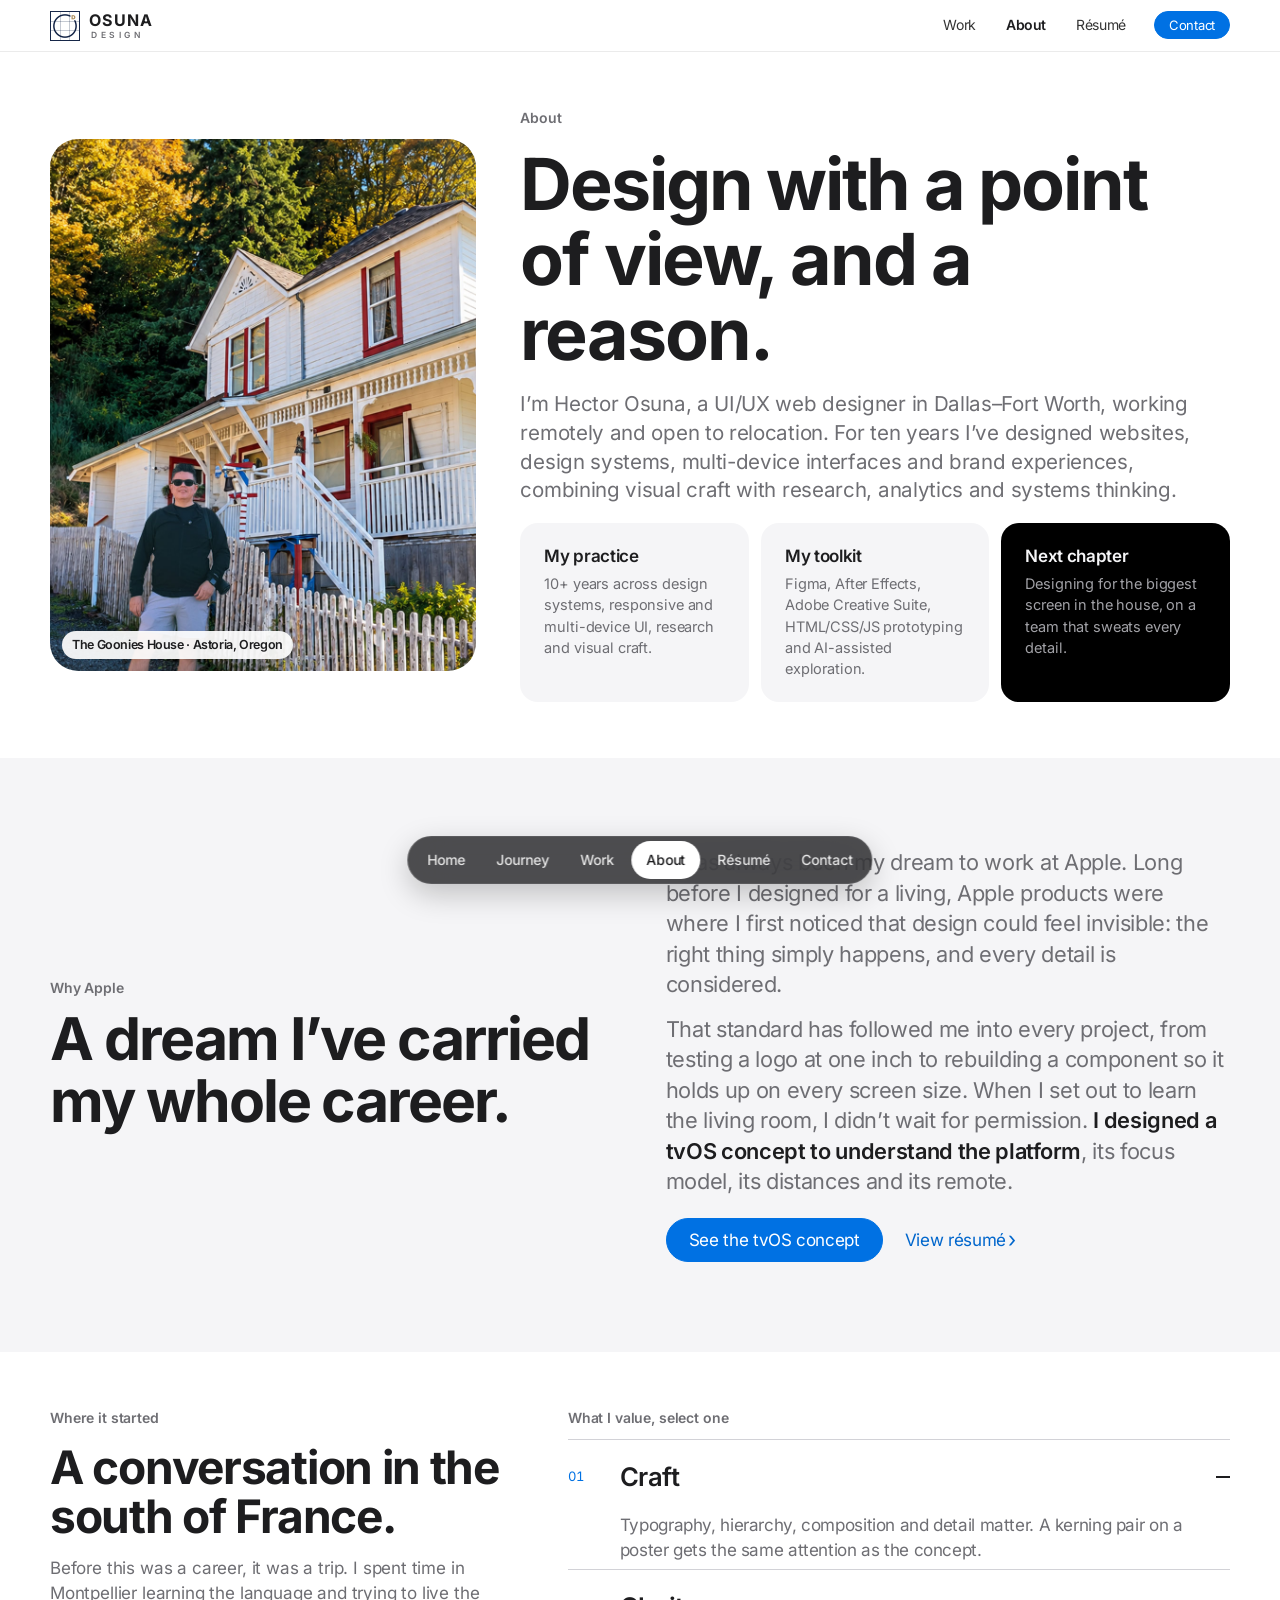
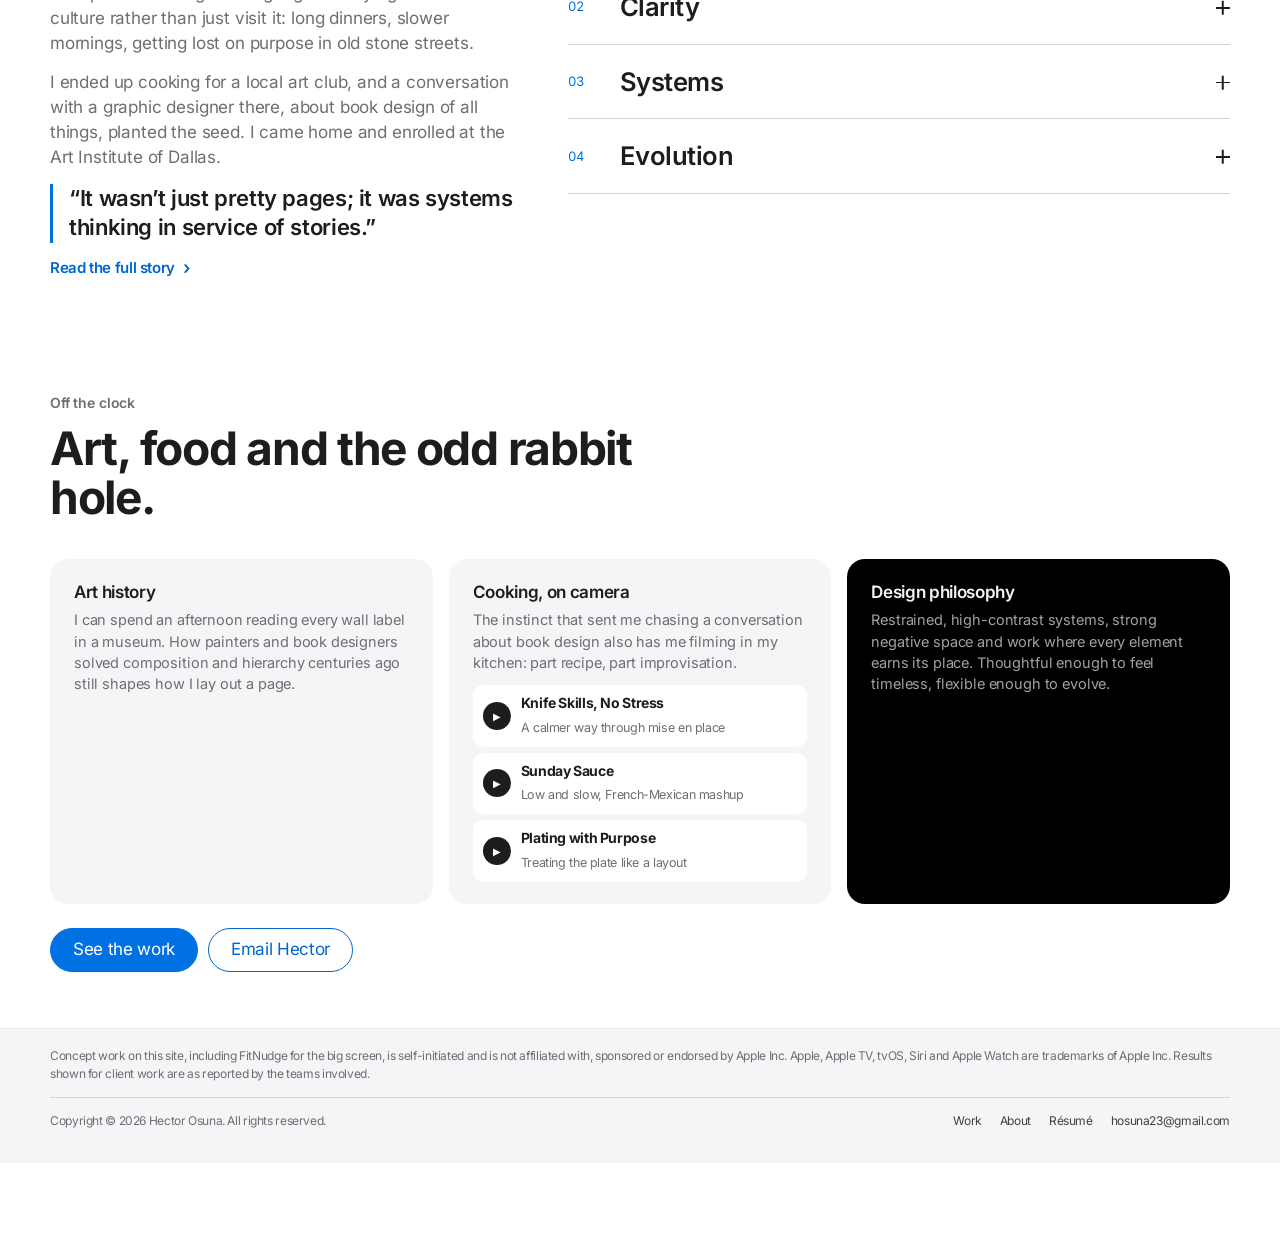
<file: about.html>
<!DOCTYPE html>

<html lang="en">
<head>
<meta charset="utf-8"/>
<meta content="width=device-width,initial-scale=1" name="viewport"/>
<title>About Hector Osuna — UI/UX Web Designer</title>
<meta content="Hector Osuna is a UI/UX web designer in Dallas–Fort Worth designing custom websites, design systems and brand experiences." name="description"/>
<meta content="#ffffff" name="theme-color"/>
<link href="assets/favicon.svg" rel="icon" type="image/svg+xml"/>
<link href="assets/favicon.ico" rel="alternate icon"/>
<link href="assets/favicon-180.png" rel="apple-touch-icon"/>
<link as="font" crossorigin="" href="fonts/inter-latin-wght-normal.woff2" rel="preload" type="font/woff2"/>
<link href="css/site.css" rel="stylesheet"/>
<link href="css/dock.css" rel="stylesheet"/>
</head>
<body class="about" id="top">
<a class="skip" href="#main">Skip to content</a>
<header class="nav">
<div class="wrap nav__in">
<a aria-label="Osuna Design, home" class="nav__brand" href="index.html"><img alt="" height="30" src="assets/osuna-mark.png" width="30"/><span aria-hidden="true" class="nav__word"><b>OSUNA</b><small>DESIGN</small></span></a>
<button aria-expanded="false" aria-label="Menu" class="nav__toggle"><span></span><span></span></button>
<nav aria-label="Main" class="nav__links">
<a href="index.html#work">Work</a>

<a aria-current="page" href="about.html">About</a>
<a href="resume.html">Résumé</a>
<a class="btn btn--solid btn--sm" href="mailto:hosuna23@gmail.com">Contact</a>
</nav>
</div>
</header>
<main id="main">
<section class="band band--tight">
<div class="wrap split split--center" style="grid-template-columns:minmax(0,.75fr) minmax(0,1.25fr)">
<figure class="portrait" data-title="Saint-Guilhem-le-Désert, near Montpellier, France" data-zoom=""><img alt="Hector Osuna beside a medieval stone bridge and abbey near Montpellier, France" src="assets/about/hector-montpellier.jpg"/><figcaption>The Goonies House · Astoria, Oregon</figcaption></figure>
<div class="stack" style="--s:18px">
<span class="label" style="margin:0">About</span>
<h1 class="h1">Design with a point of view, and a reason.</h1>
<p class="lead">I’m Hector Osuna, a UI/UX web designer in Dallas–Fort Worth, working remotely and open to relocation. For ten years I’ve designed websites, design systems, multi-device interfaces and brand experiences, combining visual craft with research, analytics and systems thinking.</p>
<div class="cols" style="--c:3;--g:12px">
<div class="card"><h2 class="h4">My practice</h2><p>10+ years across design systems, responsive and multi-device UI, research and visual craft.</p></div>
<div class="card"><h2 class="h4">My toolkit</h2><p>Figma, After Effects, Adobe Creative Suite, HTML/CSS/JS prototyping and AI-assisted exploration.</p></div>
<div class="card card--dark"><h2 class="h4">Next chapter</h2><p>Designing for the biggest screen in the house, on a team that sweats every detail.</p></div>
</div>
</div>
</div>
</section>
<section class="why" style="background:var(--mist)">
<div class="wrap dream" style="text-align:left">
<div>
<span class="label">Why Apple</span>
<h2 style="margin:0;max-width:14ch">A dream I’ve carried my whole career.</h2>
</div>
<div class="stack" style="--s:14px">
<p style="margin:0 0 14px;max-width:none">It has always been my dream to work at Apple. Long before I designed for a living, Apple products were where I first noticed that design could feel invisible: the right thing simply happens, and every detail is considered.</p>
<p style="margin:0 0 14px;max-width:none">That standard has followed me into every project, from testing a logo at one inch to rebuilding a component so it holds up on every screen size. When I set out to learn the living room, I didn’t wait for permission. <b>I designed a tvOS concept to understand the platform</b>, its focus model, its distances and its remote.</p>
<div class="ctas" style="justify-content:flex-start"><a class="btn btn--solid" href="tvos.html">See the tvOS concept</a><a class="more" href="resume.html">View résumé <span aria-hidden="true" class="chev">›</span></a></div>
</div>
</div>
</section>
<section class="band band--tight band--white">
<div class="wrap split">
<div class="stack" style="--s:14px">
<span class="label" style="margin:0">Where it started</span>
<h2 class="h2">A conversation in the south of France.</h2>
<p class="body">Before this was a career, it was a trip. I spent time in Montpellier learning the language and trying to live the culture rather than just visit it: long dinners, slower mornings, getting lost on purpose in old stone streets.</p>
<p class="body">I ended up cooking for a local art club, and a conversation with a graphic designer there, about book design of all things, planted the seed. I came home and enrolled at the Art Institute of Dallas.</p>
<p style="font-weight:600;font-size:22px;line-height:1.35;color:var(--ink);border-left:3px solid var(--brass);padding-left:16px;max-width:36ch">“It wasn’t just pretty pages; it was systems thinking in service of stories.”</p>
<a class="tlink" href="https://hosuna23.github.io/ui-ux-design/journey-ui-design.html" rel="noopener" target="_blank">Read the full story <svg aria-hidden="true" fill="none" stroke="currentColor" stroke-linecap="round" stroke-linejoin="round" stroke-width="2" viewbox="0 0 24 24"><path d="M7 17 17 7M8 7h9v9"></path></svg></a>
</div>
<div>
<span class="label">What I value, select one</span>
<div class="principles" style="border-color:var(--rule)">
<div class="principle is-open" style="border-color:var(--rule)"><button aria-expanded="true" style="color:var(--navy)"><span class="n" style="color:var(--brass)">01</span><span class="t">Craft</span><span aria-hidden="true" class="pm"></span></button><div class="principle__body"><div><p style="color:var(--slate)">Typography, hierarchy, composition and detail matter. A kerning pair on a poster gets the same attention as the concept.</p></div></div></div>
<div class="principle" style="border-color:var(--rule)"><button aria-expanded="false" style="color:var(--navy)"><span class="n" style="color:var(--brass)">02</span><span class="t">Clarity</span><span aria-hidden="true" class="pm"></span></button><div class="principle__body"><div><p style="color:var(--slate)">Complex information should get easier to understand. If a piece needs explaining, it isn’t finished.</p></div></div></div>
<div class="principle" style="border-color:var(--rule)"><button aria-expanded="false" style="color:var(--navy)"><span class="n" style="color:var(--brass)">03</span><span class="t">Systems</span><span aria-hidden="true" class="pm"></span></button><div class="principle__body"><div><p style="color:var(--slate)">Good decisions should become reusable, not rediscovered: templates, components, guidelines that people actually use.</p></div></div></div>
<div class="principle" style="border-color:var(--rule)"><button aria-expanded="false" style="color:var(--navy)"><span class="n" style="color:var(--brass)">04</span><span class="t">Evolution</span><span aria-hidden="true" class="pm"></span></button><div class="principle__body"><div><p style="color:var(--slate)">Design should adapt to new formats and audiences without losing its core identity.</p></div></div></div>
</div>
</div>
</div>
</section>
<section class="band band--tight">
<div class="wrap">
<div class="head"><div><span class="label">Off the clock</span><h2 class="h2">Art, food and the odd rabbit hole.</h2></div></div>
<div class="cols" style="--c:3">
<div class="card"><h3 class="h4">Art history</h3><p>I can spend an afternoon reading every wall label in a museum. How painters and book designers solved composition and hierarchy centuries ago still shapes how I lay out a page.</p></div>
<div class="card"><h3 class="h4">Cooking, on camera</h3><p>The instinct that sent me chasing a conversation about book design also has me filming in my kitchen: part recipe, part improvisation.</p><ul class="episodes">
<li><a href="https://www.youtube.com/channel/UCTY4CvN-ywnszfTrNIxoCaA" rel="noopener" target="_blank"><span aria-hidden="true" class="play">▶</span><span><b>Knife Skills, No Stress</b><small>A calmer way through mise en place</small></span></a></li>
<li><a href="https://www.youtube.com/channel/UCTY4CvN-ywnszfTrNIxoCaA" rel="noopener" target="_blank"><span aria-hidden="true" class="play">▶</span><span><b>Sunday Sauce</b><small>Low and slow, French-Mexican mashup</small></span></a></li>
<li><a href="https://www.youtube.com/channel/UCTY4CvN-ywnszfTrNIxoCaA" rel="noopener" target="_blank"><span aria-hidden="true" class="play">▶</span><span><b>Plating with Purpose</b><small>Treating the plate like a layout</small></span></a></li>
</ul></div>
<div class="card card--dark"><h3 class="h4">Design philosophy</h3><p>Restrained, high-contrast systems, strong negative space and work where every element earns its place. Thoughtful enough to feel timeless, flexible enough to evolve.</p></div>
</div>
<div class="actions" style="margin-top:24px"><a class="btn btn--solid" href="index.html#work">See the work</a><a class="btn btn--ghost" href="mailto:hosuna23@gmail.com">Email Hector</a></div>
</div>
</section>
</main>
<footer class="footer">
<div class="wrap">
<p class="footer__note">Concept work on this site, including FitNudge for the big screen, is self-initiated and is not affiliated with, sponsored or endorsed by Apple Inc. Apple, Apple TV, tvOS, Siri and Apple Watch are trademarks of Apple Inc. Results shown for client work are as reported by the teams involved.</p>
<div class="footer__in">
<span>Copyright © <span data-year=""></span> Hector Osuna. All rights reserved.</span>
<nav aria-label="Footer"><a href="index.html#work">Work</a><a href="about.html">About</a><a href="resume.html">Résumé</a><a href="mailto:hosuna23@gmail.com">hosuna23@gmail.com</a></nav>
</div>
</div>
</footer>
<script src="js/site.js"></script>
<script src="js/dock.js"></script>
</body>
</html>
</file>
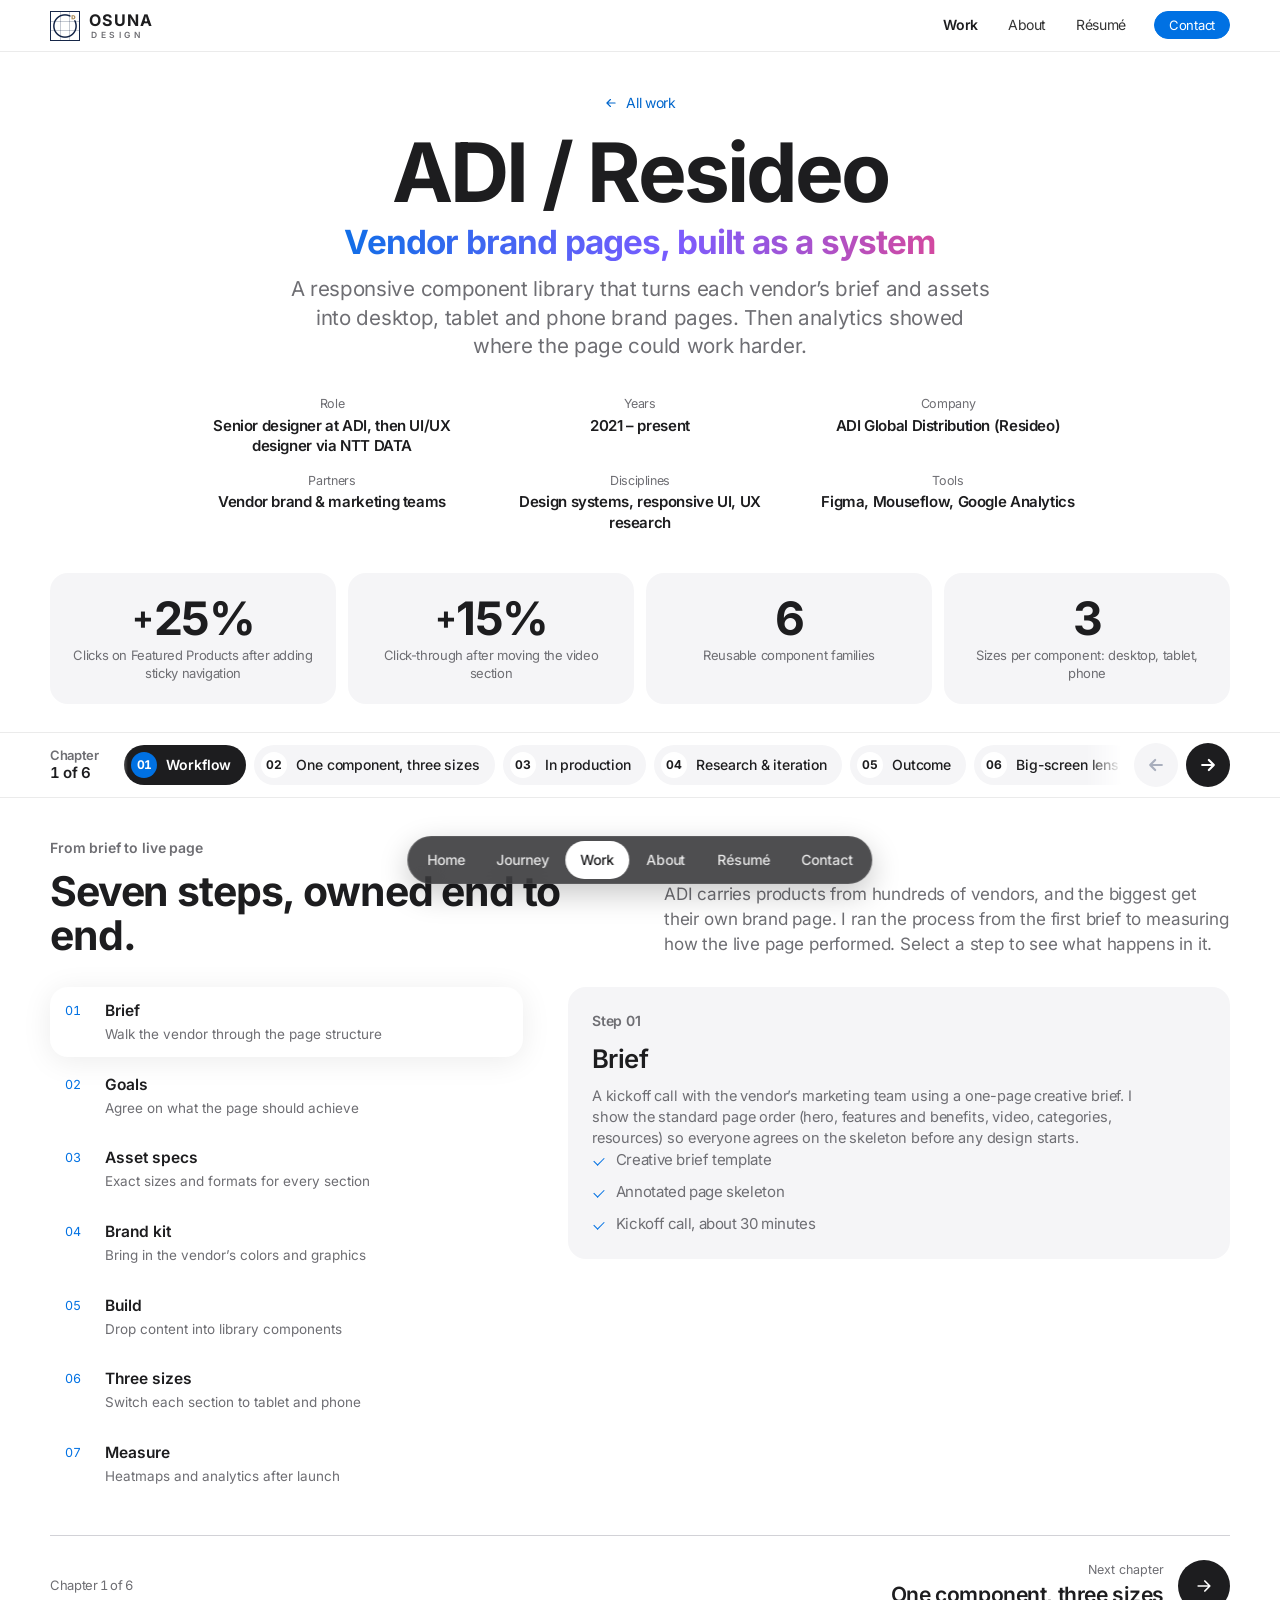
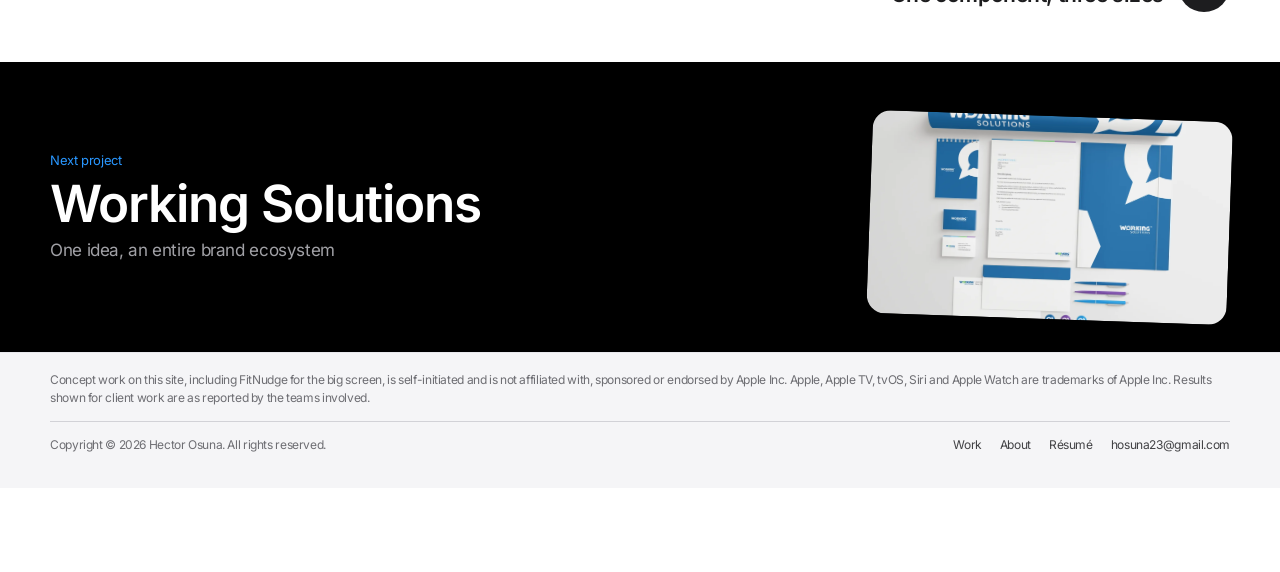
<file: adi-resideo.html>
<!DOCTYPE html>

<html lang="en">
<head>
<meta charset="utf-8"/>
<meta content="width=device-width,initial-scale=1" name="viewport"/>
<title>ADI / Resideo brand pages — Hector Osuna</title>
<meta content="A responsive Figma component system for ADI vendor brand pages, with desktop, tablet and phone variants and analytics-driven improvements." name="description"/>
<meta content="#ffffff" name="theme-color"/>
<link href="assets/favicon.svg" rel="icon" type="image/svg+xml"/>
<link href="assets/favicon.ico" rel="alternate icon"/>
<link href="assets/favicon-180.png" rel="apple-touch-icon"/>
<link as="font" crossorigin="" href="fonts/inter-latin-wght-normal.woff2" rel="preload" type="font/woff2"/>
<link href="css/site.css" rel="stylesheet"/>
<link href="css/dock.css" rel="stylesheet"/>
</head>
<body class="case" id="top">
<a class="skip" href="#main">Skip to content</a>
<header class="nav">
<div class="wrap nav__in">
<a aria-label="Osuna Design, home" class="nav__brand" href="index.html"><img alt="" height="30" src="assets/osuna-mark.png" width="30"/><span aria-hidden="true" class="nav__word"><b>OSUNA</b><small>DESIGN</small></span></a>
<button aria-expanded="false" aria-label="Menu" class="nav__toggle"><span></span><span></span></button>
<nav aria-label="Main" class="nav__links">
<a aria-current="page" href="index.html#work">Work</a>

<a href="about.html">About</a>
<a href="resume.html">Résumé</a>
<a class="btn btn--solid btn--sm" href="mailto:hosuna23@gmail.com">Contact</a>
</nav>
</div>
</header>
<main id="main">
<section class="case-hero">
<div class="wrap">
<a class="crumb" href="index.html#work"><svg aria-hidden="true" fill="none" stroke="currentColor" stroke-linecap="round" stroke-linejoin="round" stroke-width="2" viewbox="0 0 24 24"><path d="M19 12H5M11 6l-6 6 6 6"></path></svg>All work</a>
<div class="case-hero__grid">
<div>
<h1>ADI / Resideo</h1>
<p class="sub">Vendor brand pages, built as a system</p>
<p class="lead">A responsive component library that turns each vendor’s brief and assets into desktop, tablet and phone brand pages. Then analytics showed where the page could work harder.</p>
</div>
<dl class="meta">
<div><dt>Role</dt><dd>Senior designer at ADI, then UI/UX designer via NTT DATA</dd></div>
<div><dt>Years</dt><dd>2021 – present</dd></div>
<div><dt>Company</dt><dd>ADI Global Distribution (Resideo)</dd></div>
<div><dt>Partners</dt><dd>Vendor brand &amp; marketing teams</dd></div>
<div><dt>Disciplines</dt><dd>Design systems, responsive UI, UX research</dd></div>
<div><dt>Tools</dt><dd>Figma, Mouseflow, Google Analytics</dd></div>
</dl>
</div>
<div class="figures" style="--n:4">
<div class="figure"><strong data-count="25" data-prefix="+" data-suffix="%">+25%</strong><span>Clicks on Featured Products after adding sticky navigation</span></div>
<div class="figure"><strong data-count="15" data-prefix="+" data-suffix="%">+15%</strong><span>Click-through after moving the video section</span></div>
<div class="figure"><strong data-count="6">6</strong><span>Reusable component families</span></div>
<div class="figure"><strong data-count="3">3</strong><span>Sizes per component: desktop, tablet, phone</span></div>
</div>
</div>
</section>
<div data-chapters="">
<section class="chapter" data-title="Workflow" id="ch-1">
<div class="wrap">
<div class="chapter__head" data-anim="">
<div><span class="label">From brief to live page</span><h2 class="h2">Seven steps, owned end to end.</h2></div>
<p class="body">ADI carries products from hundreds of vendors, and the biggest get their own brand page. I ran the process from the first brief to measuring how the live page performed. Select a step to see what happens in it.</p>
</div>
<div class="split">
<div class="vtabs" data-anim="" data-tabs="wf">
<button aria-selected="true" data-tab="1"><span class="n">01</span><span><b>Brief</b><small>Walk the vendor through the page structure</small></span></button>
<button data-tab="2"><span class="n">02</span><span><b>Goals</b><small>Agree on what the page should achieve</small></span></button>
<button data-tab="3"><span class="n">03</span><span><b>Asset specs</b><small>Exact sizes and formats for every section</small></span></button>
<button data-tab="4"><span class="n">04</span><span><b>Brand kit</b><small>Bring in the vendor’s colors and graphics</small></span></button>
<button data-tab="5"><span class="n">05</span><span><b>Build</b><small>Drop content into library components</small></span></button>
<button data-tab="6"><span class="n">06</span><span><b>Three sizes</b><small>Switch each section to tablet and phone</small></span></button>
<button data-tab="7"><span class="n">07</span><span><b>Measure</b><small>Heatmaps and analytics after launch</small></span></button>
</div>
<div data-anim="">
<div class="card stack" data-tabpanel="wf:1" style="--s:12px;padding:24px"><span class="label">Step 01</span><h3 class="h3">Brief</h3><p class="body">A kickoff call with the vendor’s marketing team using a one-page creative brief. I show the standard page order (hero, features and benefits, video, categories, resources) so everyone agrees on the skeleton before any design starts.</p><ul class="ticks"><li>Creative brief template</li><li>Annotated page skeleton</li><li>Kickoff call, about 30 minutes</li></ul></div>
<div class="card stack" data-tabpanel="wf:2" hidden="" style="--s:12px;padding:24px"><span class="label">Step 02</span><h3 class="h3">Goals</h3><p class="body">What should a visitor do on this page? Launch a product line, push a promotion, or drive traffic to training? The answer decides which products sit in the hero and which call to action leads.</p><ul class="ticks"><li>One primary goal per page</li><li>Featured products chosen with the vendor</li><li>Success measure agreed up front</li></ul></div>
<div class="card stack" data-tabpanel="wf:3" hidden="" style="--s:12px;padding:24px"><span class="label">Step 03</span><h3 class="h3">Asset specs</h3><p class="body">A spec sheet lists the exact dimensions, file types and safe areas for every section, so photography and copy arrive ready to use instead of after three rounds of resizing.</p><ul class="ticks"><li>Pixel sizes per section and device</li><li>Copy length limits per module</li><li>Safe areas for text over imagery</li></ul></div>
<div class="card stack" data-tabpanel="wf:4" hidden="" style="--s:12px;padding:24px"><span class="label">Step 04</span><h3 class="h3">Brand kit</h3><p class="body">I collect the vendor’s UI kit or identity guide and translate their colors, gradients and graphic elements into the component’s style slots. Their brand, ADI’s structure.</p><ul class="ticks"><li>Primary and accent colors mapped to tokens</li><li>Logo lockups checked against ADI’s header</li><li>Contrast checked for every text color</li></ul></div>
<div class="card stack" data-tabpanel="wf:5" hidden="" style="--s:12px;padding:24px"><span class="label">Step 05</span><h3 class="h3">Build</h3><p class="body">Images, copy and colors go into components from the brand-page library. No new layouts are drawn; every section is a proven part.</p><ul class="ticks"><li>Six component families</li><li>Auto Layout handles copy length</li><li>Review link shared with the vendor</li></ul></div>
<div class="card stack" data-tabpanel="wf:6" hidden="" style="--s:12px;padding:24px"><span class="label">Step 06</span><h3 class="h3">Three sizes</h3><p class="body">Each section switches to its tablet and phone variant through one property. Content is entered once and follows to every size, so nothing has to be rebuilt.</p><ul class="ticks"><li>Desktop, tablet and phone in one file</li><li>Developer handoff with redlines</li><li>Prototype links for sign-off</li></ul></div>
<div class="card stack" data-tabpanel="wf:7" hidden="" style="--s:12px;padding:24px"><span class="label">Step 07</span><h3 class="h3">Measure</h3><p class="body">After launch, Mouseflow heatmaps and scroll maps sit beside Google Analytics. What visitors actually do feeds back into the template for every vendor, not just this one.</p><ul class="ticks"><li>Heatmaps and scroll maps</li><li>Click-through by section</li><li>Template changes rolled out to all pages</li></ul><a class="tlink" data-chapter="ch-4" href="#ch-4">See what the data changed <svg aria-hidden="true" fill="none" stroke="currentColor" stroke-linecap="round" stroke-linejoin="round" stroke-width="2" viewbox="0 0 24 24"><path d="M7 17 17 7M8 7h9v9"></path></svg></a></div>
</div>
</div>
</div>
</section>
<section class="chapter" data-title="One component, three sizes" hidden="" id="ch-2">
<div class="wrap">
<div class="chapter__head" data-anim="">
<div><span class="label">Component system</span><h2 class="h2">Update once, and every size follows.</h2></div>
<p class="body">Instead of drawing a separate module for every device, each section is one component with size variants. Pick a component, then switch its size. This mirrors how the variants work in Figma.</p>
</div>
<div class="cols" data-anim="" style="--c:2;margin-bottom:18px">
<div class="card card--line"><span class="label" style="color:var(--slate)">Before</span><h3 class="h4">18 modules to keep in sync</h3><p>6 sections × 3 devices, each drawn, updated and checked by hand.</p></div>
<div class="card card--dark"><span class="label">After</span><h3 class="h4">6 components with a Size property</h3><p>Change the hero once and the tablet and phone versions update with it.</p></div>
</div>
<div data-anim="">
<div class="device-tabs">
<div class="seg" data-tabs="cmp" id="cmpTabs"><button aria-selected="true" data-tab="hero">Hero</button><button data-tab="banner">Thin banner</button><button data-tab="spotlight">Spotlight</button><button data-tab="features">Features</button><button data-tab="category">Categories</button><button data-tab="resources">Resources</button></div>
<div class="seg" data-tabs="size" id="sizeTabs"><button aria-selected="true" data-tab="d">Desktop</button><button data-tab="t">Tablet</button><button data-tab="m">Phone</button></div>
</div>
<div class="device-stage" id="cmpStage" style="min-height:0">
<div class="browser" style="width:100%"><div class="browser__bar"><i></i><i></i><i></i><span id="cmpName">Brand Page / Hero Banner / Size=Desktop</span></div>
<div style="max-height:420px;overflow:auto;background:#fff"><img alt="Hero Banner component, desktop size" id="cmpImg" src="assets/adi-hero-d.webp" style="width:100%;transition:opacity .3s"/></div>
</div>
<button class="btn btn--ghost btn--sm" data-title="Hero Banner, full component sheet" data-zoom="assets/adi-sheet-hero.webp" id="cmpSheet" style="margin-top:14px">View full component sheet <svg aria-hidden="true" fill="none" stroke="currentColor" stroke-linecap="round" stroke-linejoin="round" stroke-width="2" viewbox="0 0 24 24"><path d="M7 17 17 7M8 7h9v9"></path></svg></button>
</div>
</div>
</div>
</section>
<section class="chapter" data-title="In production" hidden="" id="ch-3">
<div class="wrap">
<div class="split">
<div class="stack" data-anim="" style="--s:16px">
<div><span class="label">Bosch Intrusion</span><h2 class="h2">The same components, at every size.</h2></div>
<p class="body">Filled with Bosch’s assets, copy and colors, the library produces a complete brand page for each device. Section order, spacing and calls to action stay consistent everywhere. Hover the page to scroll it.</p>
<div class="seg" data-tabs="bosch" id="boschTabs"><button aria-selected="true" data-tab="desktop">Desktop</button><button data-tab="tablet">Tablet</button><button data-tab="mobile">Phone</button></div>
<ul class="ticks">
<li>Hero in Bosch’s brand gradient with product imagery</li>
<li>Sticky in-page navigation with quick links</li>
<li>Features and benefits in three modules</li>
<li>Video spotlight and thin banner</li>
<li>Categories, featured products and resources</li>
<li>Brand videos, moved to the bottom</li>
</ul>
<div class="actions"><a class="btn btn--solid btn--sm" href="https://www.adiglobaldistribution.us/catalog/featured-brands/bosch" rel="noopener" target="_blank">View live page <svg aria-hidden="true" fill="none" stroke="currentColor" stroke-linecap="round" stroke-linejoin="round" stroke-width="2" viewbox="0 0 24 24"><path d="M7 17 17 7M8 7h9v9"></path></svg></a><a class="btn btn--ghost btn--sm" href="https://www.figma.com/proto/7C9GoXUUbYcwmM0ksYbQgR/Brand-Pages?node-id=32218-60067&amp;viewport=1114%2C197%2C0.5&amp;t=qDn74t6LiAt8lcRX-1&amp;scaling=min-zoom&amp;content-scaling=fixed&amp;page-id=24910%3A27937" rel="noopener" target="_blank">Figma prototype <svg aria-hidden="true" fill="none" stroke="currentColor" stroke-linecap="round" stroke-linejoin="round" stroke-width="2" viewbox="0 0 24 24"><path d="M7 17 17 7M8 7h9v9"></path></svg></a></div>
</div>
<div class="device-stage" data-anim="" data-size="desktop" id="boschStage">
<div class="browser"><div class="browser__bar"><i></i><i></i><i></i><span>adiglobaldistribution.us/…/bosch</span></div>
<div class="scrollshot" data-title="Bosch brand page" data-zoom="" style="--h:460px"><img alt="Bosch brand page, full length" id="boschImg" loading="lazy" src="assets/adi-bosch-desktop.webp"/><span class="scrollshot__hint">Hover to scroll</span></div>
</div>
</div>
</div>
</div>
</section>
<section class="chapter" data-title="Research &amp; iteration" hidden="" id="ch-4">
<div class="wrap">
<div class="chapter__head" data-anim="">
<div><span class="label">Letting behavior shape the page</span><h2 class="h2">Two findings that changed every brand page.</h2></div>
<p class="body">After launch I studied Mouseflow heatmaps and scroll maps alongside Google Analytics: where visitors landed, how far they scrolled and what they clicked.</p>
</div>
<div data-anim=""><div class="seg" data-tabs="find"><button aria-selected="true" data-tab="1">Finding 1: hunting for products</button><button data-tab="2">Finding 2: video drew attention</button></div></div>
<div data-anim="" style="margin-top:18px">
<div class="split" data-tabpanel="find:1">
<div class="stack" style="--s:14px">
<div class="note"><h3 class="h4">What I saw</h3><p>After scrolling the page once, visitors scrolled back up and down looking for featured products and prices.</p></div>
<div class="note"><h3 class="h4">What I changed</h3><p>A sticky in-page navigation with quick links, so visitors can jump straight to any section.</p></div>
<div class="result card--dark card" style="display:flex;gap:16px;align-items:center"><strong data-count="25" data-prefix="+" data-suffix="%" style="font-family:var(--f-display);font-size:44px;line-height:1;color:var(--brass-lt);font-weight:700">+25%</strong><p>clicks on the Featured Products section</p></div>
</div>
<div class="stack" style="--s:12px">
<figure class="media media--contain" data-title="Sticky in-page navigation" data-zoom="" style="aspect-ratio:1400/97"><img alt="Sticky in-page navigation bar with section links" src="assets/adi-sticky-nav.webp"/></figure>
<div class="card"><span class="label">Scroll map, simplified</span>
<div class="bars">
<div class="bar" style="--i:0"><b>Hero</b><span>100%</span><i style="--v:100%"></i></div>
<div class="bar" style="--i:1"><b>Features</b><span>78%</span><i style="--v:78%"></i></div>
<div class="bar" style="--i:2"><b>Video</b><span>71%</span><i style="--v:71%"></i></div>
<div class="bar alt" style="--i:3"><b>Featured products, scrolled back to</b><span>repeat visits</span><i style="--v:64%"></i></div>
<div class="bar" style="--i:4"><b>Resources</b><span>38%</span><i style="--v:38%"></i></div>
</div>
<p class="small" style="margin-top:10px">Illustrative reach by section, redrawn from the heatmap pattern.</p>
</div>
</div>
</div>
<div class="split" data-tabpanel="find:2" hidden="">
<div class="stack" style="--s:14px">
<div class="note"><h3 class="h4">What I saw</h3><p>The video section was one of the most scrolled-to areas and the second most clicked, but it trailed the hero by a wide margin.</p></div>
<div class="note"><h3 class="h4">What I changed</h3><p>Added Videos to the sticky navigation and moved the video section to the bottom, so visitors pass everything else on the way.</p></div>
<div class="card card--dark" style="display:flex;gap:16px;align-items:center"><strong data-count="15" data-prefix="+" data-suffix="%" style="font-family:var(--f-display);font-size:44px;line-height:1;color:var(--brass-lt);font-weight:700">+15%</strong><p>click-through across the page</p></div>
</div>
<div class="stack" style="--s:12px">
<figure class="media" data-title="Brand videos, now the last section" data-zoom="" style="aspect-ratio:1100/712;max-height:300px"><img alt="Brand Videos section, now last on the page" loading="lazy" src="assets/adi-video-section.webp"/></figure>
<div class="card"><h3 class="h4">The milk-and-eggs principle</h3><p>Grocery stores put milk and eggs at the back so shoppers walk past everything else. Putting the most-wanted content last does the same for a brand page, and it gave vendors proof that visitors engage with their whole page.</p></div>
</div>
</div>
</div>
</div>
</section>
<section class="chapter" data-title="Outcome" hidden="" id="ch-5">
<div class="wrap">
<div class="chapter__head" data-anim="">
<div><span class="label">Outcome</span><h2 class="h2">Faster to build, easier to use, proven to vendors.</h2></div>
<p class="body">The component system made each new page faster and more consistent across three sizes. The analytics work turned the template into something ADI could show vendors with real engagement data.</p>
</div>
<div class="split">
<div class="stack" data-anim="">
<div class="note"><h3 class="h4">Production</h3><p>One set of components serves every vendor and every size. New pages are assembled from proven parts.</p></div>
<div class="note"><h3 class="h4">Consistency</h3><p>Asset specs and brand-kit intake keep each vendor’s identity intact inside ADI’s template.</p></div>
<div class="note"><h3 class="h4">Engagement</h3><p>Sticky navigation and smarter section order raised Featured Products clicks by 25% and click-through by 15%.</p></div>
</div>
<div class="card" data-anim="" style="padding:24px">
<span class="label">Earlier ADI landing-page and responsive work</span>
<div class="bars" style="margin-top:6px">
<div class="bar" style="--i:0"><b>Bounce rate reduced</b><span>−55%</span><i style="--v:55%"></i></div>
<div class="bar" style="--i:1"><b>Landing-page engagement</b><span>+25%</span><i style="--v:25%"></i></div>
<div class="bar" style="--i:2"><b>Customer satisfaction</b><span>+15%</span><i style="--v:15%"></i></div>
<div class="bar" style="--i:3"><b>Interactions and conversions</b><span>+10%</span><i style="--v:10%"></i></div>
</div>
<p class="small" style="margin-top:14px">Reported results, separate from the brand-page component project.</p>
</div>
</div>
</div>
</section>
<section class="chapter" data-title="Big-screen lens" hidden="" id="ch-6">
<div class="wrap">
<div class="lens" data-anim="">
<div class="chapter__head" style="margin-bottom:18px"><div><span class="label">The same system, at ten feet</span><h2 class="h2">A size variant for the living room.</h2></div><p class="body">The component approach that serves desktop, tablet and phone is the same thinking a TV needs: one content model, rendered for a different distance and a different input. If these brand pages had a tvOS variant, this is what would change.</p></div>
<div class="cols" style="--c:4;--g:12px"><div class="card" style="background:#fff"><h3 class="h4">Type scale</h3><p>Body from 16 px to 29 pt; headlines double. Copy limits tighten so cards still fit.</p></div><div class="card" style="background:#fff"><h3 class="h4">Hover becomes focus</h3><p>Every link and card gets a focused state with scale and lift instead of a hover tint.</p></div><div class="card" style="background:#fff"><h3 class="h4">Navigation</h3><p>The sticky in-page nav becomes a single focusable row; Featured Products is one click from the top.</p></div><div class="card" style="background:#fff"><h3 class="h4">Imagery</h3><p>Vendor art gets safe-area guides at 60 and 80 pt so nothing important sits under overscan.</p></div></div>
<a class="more" href="tvos.html#ch-3" style="margin-top:16px">See the 10-foot principles in the tvOS concept <span aria-hidden="true" class="chev">›</span></a>
</div>
</div>
</section>
</div>
<a class="next-project" href="working-solutions.html">
<div class="wrap next-project__in">
<div><small>Next project</small><b>Working Solutions</b><span class="k">One idea, an entire brand ecosystem</span></div>
<figure><img alt="" loading="lazy" src="assets/ws-new-collateral.webp"/></figure>
</div>
</a>
</main>
<footer class="footer">
<div class="wrap">
<p class="footer__note">Concept work on this site, including FitNudge for the big screen, is self-initiated and is not affiliated with, sponsored or endorsed by Apple Inc. Apple, Apple TV, tvOS, Siri and Apple Watch are trademarks of Apple Inc. Results shown for client work are as reported by the teams involved.</p>
<div class="footer__in">
<span>Copyright © <span data-year=""></span> Hector Osuna. All rights reserved.</span>
<nav aria-label="Footer"><a href="index.html#work">Work</a><a href="about.html">About</a><a href="resume.html">Résumé</a><a href="mailto:hosuna23@gmail.com">hosuna23@gmail.com</a></nav>
</div>
</div>
</footer>
<script src="js/site.js"></script>
<script>
(function () {
  var names = { hero: 'Hero Banner', banner: 'Thin Banner', spotlight: 'Brand Spotlight', features: 'Features & Benefits', category: 'Shop by Category', resources: 'Resources' };
  var sizes = { d: 'Desktop', t: 'Tablet', m: 'Phone' };
  var stageW = { d: '100%', t: 'min(100%,560px)', m: 'min(100%,320px)' };
  var cmp = 'hero', size = 'd';
  var img = document.getElementById('cmpImg'), sheet = document.getElementById('cmpSheet');
  var browser = document.querySelector('#cmpStage .browser');
  function paint() {
    img.style.opacity = 0;
    setTimeout(function () {
      img.src = 'assets/adi-' + cmp + '-' + size + '.webp';
      img.alt = names[cmp] + ' component, ' + sizes[size] + ' size';
      img.onload = function () { img.style.opacity = 1; };
    }, 150);
    browser.style.width = stageW[size];
    browser.style.transition = 'width .6s cubic-bezier(.16,1,.3,1)';
    document.getElementById('cmpName').textContent = 'Brand Page / ' + names[cmp] + ' / Size=' + sizes[size];
    sheet.setAttribute('data-zoom', 'assets/adi-sheet-' + (cmp === 'banner' ? 'banner' : cmp) + '.webp');
    sheet.setAttribute('data-title', names[cmp] + ', full component sheet');
  }
  document.getElementById('cmpTabs').addEventListener('tabchange', function (e) { cmp = e.detail.key; paint(); });
  document.getElementById('sizeTabs').addEventListener('tabchange', function (e) { size = e.detail.key; paint(); });
  var bImg = document.getElementById('boschImg'), bStage = document.getElementById('boschStage');
  document.getElementById('boschTabs').addEventListener('tabchange', function (e) {
    var k = e.detail.key;
    bStage.setAttribute('data-size', k === 'mobile' ? 'phone' : k);
    bImg.style.opacity = 0;
    setTimeout(function () {
      bImg.src = 'assets/adi-bosch-' + k + '.webp';
      bImg.onload = function () {
        bImg.style.opacity = 1;
        var s = bImg.closest('.scrollshot'), shift = bImg.offsetHeight - s.clientHeight;
        s.style.setProperty('--shift', shift + 'px'); s.style.setProperty('--t', Math.min(Math.max(shift / 260, 2.5), 14) + 's');
      };
    }, 150);
  });
})();
</script>
<script src="js/dock.js"></script>
</body>
</html>
</file>
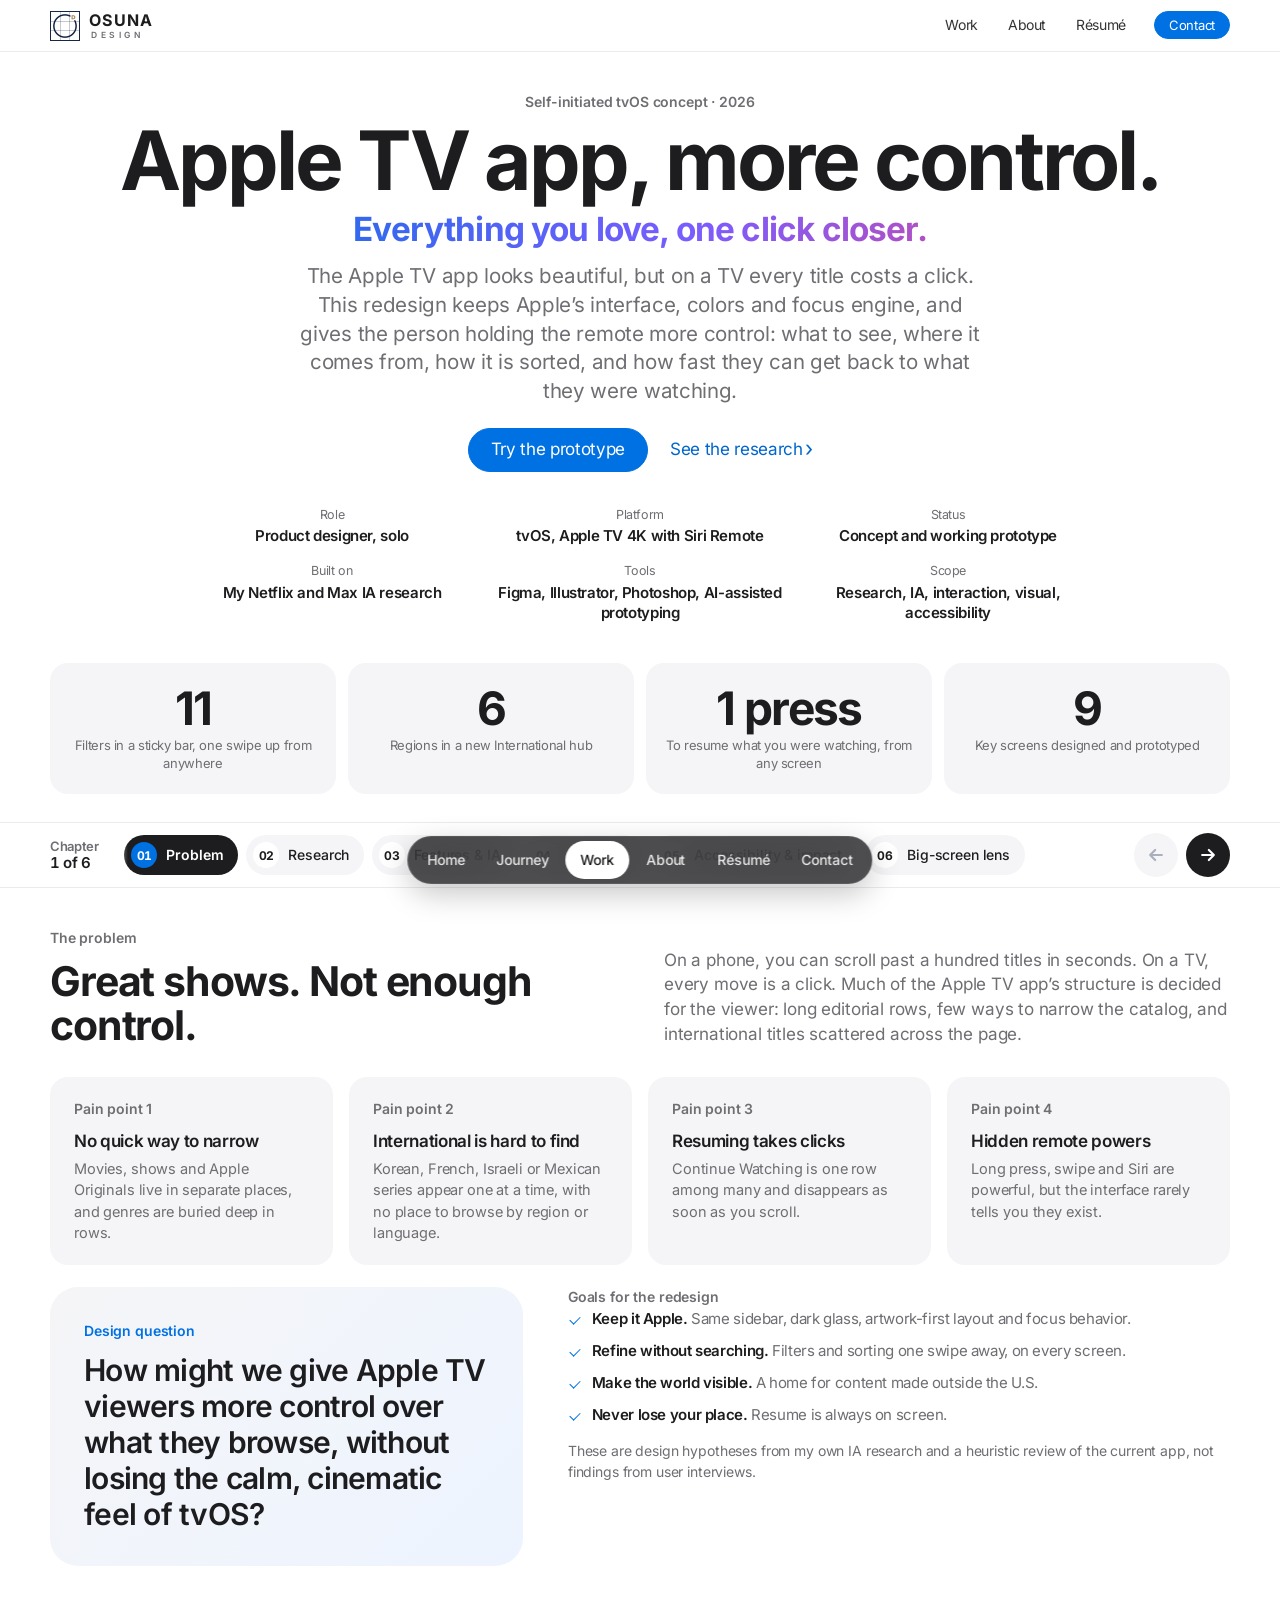
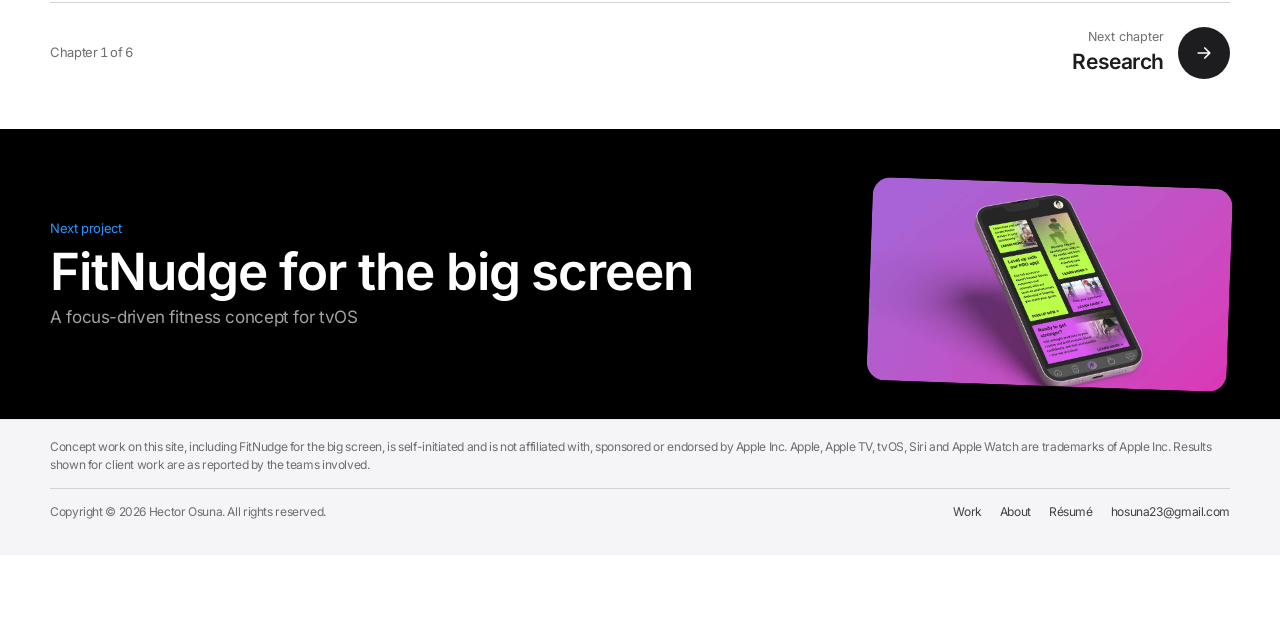
<file: apple-tv.html>
<!DOCTYPE html>

<html lang="en">
<head>
<meta charset="utf-8"/>
<meta content="width=device-width,initial-scale=1" name="viewport"/>
<title>Apple TV app, more control — tvOS concept by Hector Osuna</title>
<meta content="A self-initiated redesign of the Apple TV app for tvOS: a sticky filter bar, an International hub, always-on Continue Watching and a working Siri Remote prototype." name="description"/>
<meta content="#ffffff" name="theme-color"/>
<link href="assets/favicon.svg" rel="icon" type="image/svg+xml"/>
<link href="assets/favicon.ico" rel="alternate icon"/>
<link href="assets/favicon-180.png" rel="apple-touch-icon"/>
<link as="font" crossorigin="" href="fonts/inter-latin-wght-normal.woff2" rel="preload" type="font/woff2"/>
<link href="css/site.css" rel="stylesheet"/>
<link href="css/dock.css" rel="stylesheet"/>
<link href="css/apple-tv.css" rel="stylesheet"/>
</head>
<body class="case" id="top">
<a class="skip" href="#main">Skip to content</a>
<header class="nav">
<div class="wrap nav__in">
<a aria-label="Osuna Design, home" class="nav__brand" href="index.html"><img alt="" height="30" src="assets/osuna-mark.png" width="30"/><span aria-hidden="true" class="nav__word"><b>OSUNA</b><small>DESIGN</small></span></a>
<button aria-expanded="false" aria-label="Menu" class="nav__toggle"><span></span><span></span></button>
<nav aria-label="Main" class="nav__links">
<a href="index.html#work">Work</a>

<a href="about.html">About</a>
<a href="resume.html">Résumé</a>
<a class="btn btn--solid btn--sm" href="mailto:hosuna23@gmail.com">Contact</a>
</nav>
</div>
</header>
<main id="main">
<section class="case-hero">
<div class="wrap">
<span class="label" style="margin-bottom:6px">Self-initiated tvOS concept · 2026</span>
<div class="case-hero__grid">
<div>
<h1>Apple TV app, more control.</h1>
<p class="sub">Everything you love, one click closer.</p>
<p class="lead">The Apple TV app looks beautiful, but on a TV every title costs a click. This redesign keeps Apple’s interface, colors and focus engine, and gives the person holding the remote more control: what to see, where it comes from, how it is sorted, and how fast they can get back to what they were watching.</p>
<div class="ctas"><a class="btn btn--solid" data-chapter="ch-4" href="#ch-4">Try the prototype</a><a class="more" data-chapter="ch-2" href="#ch-2">See the research <span aria-hidden="true" class="chev">›</span></a></div>
</div>
<dl class="meta">
<div><dt>Role</dt><dd>Product designer, solo</dd></div>
<div><dt>Platform</dt><dd>tvOS, Apple TV 4K with Siri Remote</dd></div>
<div><dt>Status</dt><dd>Concept and working prototype</dd></div>
<div><dt>Built on</dt><dd>My Netflix and Max IA research</dd></div>
<div><dt>Tools</dt><dd>Figma, Illustrator, Photoshop, AI-assisted prototyping</dd></div>
<div><dt>Scope</dt><dd>Research, IA, interaction, visual, accessibility</dd></div>
</dl>
</div>
<div class="figures" style="--n:4">
<div class="figure"><strong data-count="11">11</strong><span>Filters in a sticky bar, one swipe up from anywhere</span></div>
<div class="figure"><strong data-count="6">6</strong><span>Regions in a new International hub</span></div>
<div class="figure"><strong>1 press</strong><span>To resume what you were watching, from any screen</span></div>
<div class="figure"><strong data-count="9">9</strong><span>Key screens designed and prototyped</span></div>
</div>
</div>
</section>
<div data-chapters="">
<section class="chapter" data-title="Problem" id="ch-1">
<div class="wrap">
<div class="chapter__head" data-anim="">
<div><span class="label">The problem</span><h2 class="h2">Great shows. Not enough control.</h2></div>
<p class="body">On a phone, you can scroll past a hundred titles in seconds. On a TV, every move is a click. Much of the Apple TV app’s structure is decided for the viewer: long editorial rows, few ways to narrow the catalog, and international titles scattered across the page.</p>
</div>
<div class="cols" data-anim="" style="--c:4">
<div class="card"><span class="label">Pain point 1</span><h3 class="h4">No quick way to narrow</h3><p>Movies, shows and Apple Originals live in separate places, and genres are buried deep in rows.</p></div>
<div class="card"><span class="label">Pain point 2</span><h3 class="h4">International is hard to find</h3><p>Korean, French, Israeli or Mexican series appear one at a time, with no place to browse by region or language.</p></div>
<div class="card"><span class="label">Pain point 3</span><h3 class="h4">Resuming takes clicks</h3><p>Continue Watching is one row among many and disappears as soon as you scroll.</p></div>
<div class="card"><span class="label">Pain point 4</span><h3 class="h4">Hidden remote powers</h3><p>Long press, swipe and Siri are powerful, but the interface rarely tells you they exist.</p></div>
</div>
<div class="split" data-anim="" style="margin-top:22px">
<div class="lens"><span class="label">Design question</span>
<p style="font-size:clamp(22px,2.4vw,30px);font-weight:600;letter-spacing:-.025em;line-height:1.2;margin-top:6px">How might we give Apple TV viewers more control over what they browse, without losing the calm, cinematic feel of tvOS?</p></div>
<div class="stack">
<span class="label" style="margin:0">Goals for the redesign</span>
<ul class="ticks"><li><b>Keep it Apple.</b> Same sidebar, dark glass, artwork-first layout and focus behavior.</li><li><b>Refine without searching.</b> Filters and sorting one swipe away, on every screen.</li><li><b>Make the world visible.</b> A home for content made outside the U.S.</li><li><b>Never lose your place.</b> Resume is always on screen.</li></ul>
<p class="small">These are design hypotheses from my own IA research and a heuristic review of the current app, not findings from user interviews.</p>
</div>
</div>
</div>
</section>
<section class="chapter" data-title="Research" hidden="" id="ch-2">
<div class="wrap">
<div class="chapter__head" data-anim="">
<div><span class="label">Built on my own research</span><h2 class="h2">From reflection to decision.</h2></div>
<p class="body">During my UX certification I mapped the information architecture of the Netflix website and the Max mobile app and wrote up my reflections. For this project I reread those reflections through a tvOS lens and turned each one into a design decision.</p>
</div>
<div class="cols" data-anim="" style="--c:3">
<figure class="media ar-4x3"><a href="assets/research-streaming/netflix-sitemap.png" rel="noopener" target="_blank"><img alt="Netflix website information architecture sitemap" loading="lazy" src="assets/research-streaming/netflix-sitemap.png" style="width:100%;height:100%;object-fit:cover;object-position:top"/></a></figure>
<figure class="media ar-4x3"><a href="assets/research-streaming/max-sitemap.png" rel="noopener" target="_blank"><img alt="Max mobile app information architecture sitemap" loading="lazy" src="assets/research-streaming/max-sitemap.png" style="width:100%;height:100%;object-fit:cover;object-position:top"/></a></figure>
<figure class="media ar-4x3"><a href="assets/research-streaming/research-reflections.png" rel="noopener" target="_blank"><img alt="My original written reflections from the IA analysis" loading="lazy" src="assets/research-streaming/research-reflections.png" style="width:100%;height:100%;object-fit:cover;object-position:top"/></a></figure>
</div>
<div class="cols" data-anim="" style="--c:3;margin-top:8px">
<p class="small"><b style="color:var(--ink)">Netflix · Web.</b> Hierarchical, deep and comprehensive.</p>
<p class="small"><b style="color:var(--ink)">Max · Mobile.</b> Linear, condensed and gesture-led.</p>
<p class="small"><b style="color:var(--ink)">Reflections.</b> My original write-up, applied here.</p>
</div>
<div class="table-wrap" data-anim="" style="margin-top:20px">
<table class="spec-table">
<thead><tr><th>From my reflections</th><th>What it became on Apple TV</th></tr></thead>
<tbody>
<tr><td>Netflix: “Advanced search and filtering options, including sort functions and predictive search, allow users to refine their content selection efficiently.”</td><td><b>Sticky filter bar + View options.</b> Movies, TV Shows, Apple Originals, International, genres and Live Sports, plus sort and preferences.</td></tr>
<tr><td>Netflix: “Although the genre repetition is noticeable, it aligns with user expectations for content discovery.”</td><td><b>Filters replace repeated rows.</b> Familiar genres stay, as one consistent filter set.</td></tr>
<tr><td>Netflix: “Video thumbnails with hover previews and autoplay enhance usability.”</td><td><b>Focus previews, with an off switch.</b> A muted preview starts after resting on a title; it respects Reduce Motion.</td></tr>
<tr><td>Max: “It utilizes a bottom navigation bar, top tabs, and gesture-based interactions.”</td><td><b>Two kinds of navigation.</b> The sidebar handles where to go; the top bar handles what to show.</td></tr>
<tr><td>Max: “The carousel-based scrolling experience reduces the number of clicks.”</td><td><b>Hero carousel and independent rows.</b> Swipe right to cycle features; each row keeps its own position.</td></tr>
<tr><td>Max: “The ‘Updates’ tab suggests new releases based on viewing history.”</td><td><b>“Because you watched” rows</b> that say why, plus <i>Show less like this</i> on long press.</td></tr>
<tr><td>Max: “Voice search and predictive text compensate for the lack of a physical keyboard.”</td><td><b>Conversational Siri.</b> “Korean dramas with English subtitles,” refined with follow-up chips.</td></tr>
<tr><td>Takeaway: “A successful streaming platform must integrate personalization, intuitive navigation, and seamless content delivery across devices.”</td><td><b>Continue Watching, always on screen</b> and synced across devices.</td></tr>
</tbody>
</table>
</div>
<div class="cols" data-anim="" style="--c:3;margin-top:18px">
<div class="note"><h3 class="h4">Heuristic review</h3><p>I walked the current app with a Siri Remote and counted clicks for common goals: resume a show, find a foreign-language series, list only movies.</p></div>
<div class="note"><h3 class="h4">Human Interface Guidelines</h3><p>tvOS guidance on the focus engine, safe areas, type sizes, the sidebar and Siri Remote gestures set the constraints.</p></div>
<div class="note"><h3 class="h4">Comparative scan</h3><p>Google TV’s top filter tabs and Apple’s own conversational Siri results showed filters and voice can live with a cinematic home.</p></div>
</div>
</div>
</section>
<section class="chapter" data-title="Features &amp; IA" hidden="" id="ch-3">
<div class="wrap">
<div class="chapter__head" data-anim="">
<div><span class="label">Information architecture</span><h2 class="h2">Two menus. One clear job each.</h2></div>
<p class="body">The sidebar answers “where am I?” The sticky filter bar answers “what am I looking at?” Continue Watching answers “how do I get back?” and never leaves the screen.</p>
</div>
<div aria-label="Information architecture of the redesigned Apple TV app" class="atv-ia" data-anim="" role="img">
<div class="lvl"><span class="node root">Apple TV app<small>tvOS</small></span></div>
<div class="lvl"><div class="lab">Sidebar · destinations</div><span class="node">Search<small>keyboard + Siri</small></span><span class="node">Home</span><span class="node">Apple Originals</span><span class="node">Movies</span><span class="node">TV Shows</span><span class="node">Sports</span><span class="node">Library<small>Up Next, history</small></span><span class="node">Channels &amp; Apps</span></div>
<div class="lvl"><div class="lab">Sticky filter bar · refinement</div><span class="node new">All</span><span class="node new">Movies</span><span class="node new">TV Shows</span><span class="node new">Apple Originals</span><span class="node new">International</span><span class="node new">Documentaries</span><span class="node new">Kids &amp; Family</span><span class="node new">Comedy</span><span class="node new">Sci-Fi</span><span class="node new">Thrillers</span><span class="node new">Live Sports</span><span class="node new">View options<small>sort, previews, hide watched</small></span><span class="node new">Continue Watching<small>always on</small></span></div>
<div class="lvl"><div class="lab">International hub</div><span class="node new">Korea</span><span class="node new">France</span><span class="node new">Israel</span><span class="node new">Mexico</span><span class="node new">Japan</span><span class="node new">UK &amp; Ireland</span><span class="node new">Original audio + subtitles</span></div>
<div class="lvl"><div class="lab">Content</div><span class="node">Hero carousel</span><span class="node">Rows with “why” labels</span><span class="node">Show page<small>seasons, episodes</small></span><span class="node">Player<small>skip intro, audio, subtitles</small></span><span class="node new">Quick actions<small>long press</small></span></div>
</div>
<div class="atv-legend"><span style="--c:#fff">Exists in Apple TV today</span><span style="--c:#e8f2ff">New or changed in this concept</span></div>
<div class="cols" data-anim="" style="--c:4;margin-top:22px">
<div class="card"><span class="label">Feature 1</span><h3 class="h4">Sticky filter bar</h3><p>Eleven filters plus View options, pinned to the top. Swipe up from any row and you are on it.</p></div>
<div class="card"><span class="label">Feature 2</span><h3 class="h4">International hub</h3><p>Content made outside the U.S., with region chips and an original-audio-plus-subtitles default.</p></div>
<div class="card"><span class="label">Feature 3</span><h3 class="h4">Always-on resume</h3><p>A Continue Watching pill in the sticky bar. Press Play/Pause anywhere to pick up where you left off.</p></div>
<div class="card"><span class="label">Feature 4</span><h3 class="h4">Remote-first control</h3><p>Long press for quick actions, swipe to scrub, hold Siri to ask. The UI shows the gesture.</p></div>
</div>
<div class="split" data-anim="" style="margin-top:22px">
<div class="stack" style="--s:12px">
<span class="label" style="margin:0">How it was made</span>
<div class="flow" style="--c:2">
<div class="flow__step" style="--i:0"><span class="flow__dot">1</span><h3 class="h4">Synthesize</h3><p>Grouped reflections and HIG notes into problems in FigJam, with AI-assisted affinity mapping.</p></div>
<div class="flow__step" style="--i:1"><span class="flow__dot">2</span><h3 class="h4">Structure</h3><p>Sitemap and every focus path between zones in Figma.</p></div>
<div class="flow__step" style="--i:2"><span class="flow__dot">3</span><h3 class="h4">Design &amp; craft</h3><p>1920 × 1080 screens and components in Figma; icons and title art in Illustrator; TV mockups in Photoshop.</p></div>
<div class="flow__step" style="--i:3"><span class="flow__dot">4</span><h3 class="h4">Prototype</h3><p>AI-accelerated code for a browser focus engine, tuned by hand for timing and motion.</p></div>
</div>
</div>
<div class="card card--dark"><span class="label">AI in my process</span><h3 class="h4" style="color:#F5F5F7">Faster to a working remote</h3><p style="color:#A1A1A6">I used AI tools to explore layout variations, draft sample copy and speed up the prototype code. Every design decision, visual and interaction detail was mine to make and refine.</p>
<div class="chips" style="margin-top:14px"><span class="chip">Figma</span><span class="chip">FigJam</span><span class="chip">Illustrator</span><span class="chip">Photoshop</span><span class="chip">AI assistant</span><span class="chip">HTML · CSS · JS</span></div></div>
</div>
</div>
</section>
<section class="chapter" data-title="Prototype" hidden="" id="ch-4">
<div class="wrap">
<div class="chapter__head" data-anim="">
<div><span class="label">Interactive prototype</span><h2 class="h2">Pick up the remote. It works.</h2></div>
<p class="body">Click the TV, then use the Siri Remote beside it like the real one: click the edges of the clickpad or drag across it to swipe, click the center to select, and hold the center for quick actions. Your keyboard works too.</p>
</div>
<div class="atv-stage" data-anim="">
<div aria-label="Interactive Apple TV app prototype. Click to activate, then use arrow keys, Return and Esc." class="atv-tv" data-atv="" id="atv"></div>
<div data-atv-remote="atv"></div>
</div>
<div aria-label="Things to try" class="atv-tasks"><span data-task="filter">Filter to Apple Originals</span><span data-task="intl">Open International</span><span data-task="region">Pick a region</span><span data-task="resume">Resume from the top bar</span><span data-task="longpress">Long press a title</span><span data-task="subs">Change subtitles</span><span data-task="siri">Ask Siri</span><span data-task="options">Open View options</span><span data-task="upnext">Add to Up Next</span></div>
<div class="keys"><span><kbd>←</kbd><kbd>→</kbd><kbd>↑</kbd><kbd>↓</kbd> Move</span><span><kbd>Return</kbd> Select (hold for options)</span><span><kbd>Esc</kbd> Back</span><span><kbd>H</kbd> TV / Home</span><span><kbd>Space</kbd> Play / resume</span><span><kbd>S</kbd> Siri</span></div>
<p class="small" style="text-align:center;margin-top:10px">Titles are real Apple TV programming used for realism; all artwork is original abstract art, not official key art.</p>
<div data-anim="" style="margin-top:34px"><span class="label">Key screens</span></div>
<div class="atv-shots" data-anim="">
<figure class="wide"><div class="scr"><img alt="Redesigned Apple TV home with sticky filter bar, sidebar and Continue Watching" loading="lazy" src="assets/apple-tv/home.webp"/></div><figcaption><b>Home</b>Hero carousel, sticky filter bar with the Continue Watching pill, and the collapsed sidebar, all at once without competing.</figcaption></figure>
<figure><div class="scr"><img alt="International filter with region chips set to Korea" loading="lazy" src="assets/apple-tv/intl.webp"/></div><figcaption><b>International hub</b>Region chips under the filter bar, with the audio default in plain language.</figcaption></figure>
<figure><div class="scr"><img alt="Expanded glass sidebar" loading="lazy" src="assets/apple-tv/rail.webp"/></div><figcaption><b>Sidebar</b>Swipe left to open destinations; the content dims so focus is never ambiguous.</figcaption></figure>
<figure><div class="scr"><img alt="Long press quick actions" loading="lazy" src="assets/apple-tv/menu.webp"/></div><figcaption><b>Quick actions</b>Resume, Up Next, mark watched, audio and subtitles, or show less like this.</figcaption></figure>
<figure><div class="scr"><img alt="View options with sort and preferences" loading="lazy" src="assets/apple-tv/options.webp"/></div><figcaption><b>View options</b>Sort any filter; switch off previews or watched titles.</figcaption></figure>
<figure><div class="scr"><img alt="Show page with seasons and episodes" loading="lazy" src="assets/apple-tv/detail.webp"/></div><figcaption><b>Show page</b>Resume, Up Next and Audio &amp; Subtitles in one row; accessibility badges per episode.</figcaption></figure>
<figure><div class="scr"><img alt="Siri conversational results" loading="lazy" src="assets/apple-tv/siri.webp"/></div><figcaption><b>Siri</b>Results in a sentence, then follow-up chips to refine.</figcaption></figure>
<figure><div class="scr"><img alt="Player with subtitles" loading="lazy" src="assets/apple-tv/player.webp"/></div><figcaption><b>Player</b>Swipe to scrub ±10 s, Skip Intro, audio and subtitles without leaving playback.</figcaption></figure>
<figure><div class="scr"><img alt="Search with keyboard and categories" loading="lazy" src="assets/apple-tv/search.webp"/></div><figcaption><b>Search</b>Titles, genres, countries and languages, with browse categories below.</figcaption></figure>
</div>
</div>
</section>
<section class="chapter" data-title="Accessibility &amp; impact" hidden="" id="ch-5">
<div class="wrap">
<div class="split">
<div class="stack" data-anim="" style="--s:16px">
<div><span class="label">Built in, not bolted on</span><h2 class="h2">Control is an accessibility feature.</h2></div>
<ul class="ticks">
<li><b>Readable at ten feet.</b> Description copy at 29 pt; nothing on screen below 22 pt.</li>
<li><b>Contrast on art.</b> Every label sits on a scrim that keeps WCAG AA contrast over bright artwork.</li>
<li><b>VoiceOver in visual order:</b> sidebar, filters, resume pill, hero, rows. Cards read title, type, region and progress.</li>
<li><b>Reduce Motion</b> swaps previews, parallax and scale for simple fades.</li>
<li><b>CC, SDH and AD badges</b> before you press play; subtitle choices remembered per language.</li>
<li><b>Fewer clicks</b> help everyone, most of all people with motor or cognitive disabilities.</li>
</ul>
</div>
<div class="stack" data-anim="" style="--s:12px">
<span class="label" style="margin:0">Expected impact, and how I would measure it</span>
<div class="table-wrap">
<table class="spec-table">
<thead><tr><th>Task</th><th>Current app (my walkthrough)</th><th>This concept</th></tr></thead>
<tbody>
<tr><td>Resume watching</td><td>2–6 clicks</td><td>1 press, from anywhere</td></tr>
<tr><td>See only movies</td><td>Leave Home, open Movies</td><td>1 swipe up + click</td></tr>
<tr><td>Find a Korean series</td><td>Search or scroll rows</td><td>International → Korea</td></tr>
<tr><td>Turn on subtitles</td><td>Start playback, swipe down</td><td>From the show page or long press</td></tr>
<tr><td>Hide a title</td><td>Not on Home</td><td>Long press → Show less</td></tr>
</tbody>
</table>
</div>
<div class="bars">
<div class="bar" style="--i:0"><b>Time from launch to playback</b><span>Target under 5 s</span><i style="--v:85%"></i></div>
<div class="bar alt" style="--i:1"><b>Non-U.S. titles started per week</b><span>Target higher</span><i style="--v:60%"></i></div>
<div class="bar" style="--i:2"><b>Filter use per session</b><span>Target 1+</span><i style="--v:45%"></i></div>
</div>
<p class="small">Click counts are from my own walkthroughs. Targets are for a future usability study; no results are claimed.</p>
</div>
</div>
</div>
</section>
<section class="chapter" data-title="Big-screen lens" hidden="" id="ch-6">
<div class="wrap">
<div class="chapter__head" data-anim="">
<div><span class="label">Designing for distance</span><h2 class="h2">Built for the couch, not the desk.</h2></div>
<p class="body">Every pattern from my web and mobile research had to be rethought for a screen ten feet away and a remote with a handful of buttons and a clickpad.</p>
</div>
<div class="table-wrap" data-anim="">
<table class="spec-table">
<thead><tr><th>Web &amp; mobile habit</th><th>Apple TV translation</th></tr></thead>
<tbody>
<tr><td>Previews start on mouse hover</td><td>Previews start after resting on a title, and can be switched off</td></tr>
<tr><td>Filters hide in dropdown menus</td><td>Filters are pinned to the top, one swipe away</td></tr>
<tr><td>Infinite scroll; position is cheap to lose</td><td>Vertical position is kept; each row scrolls on its own</td></tr>
<tr><td>Typing is fast, so search is the main way in</td><td>Siri understands genres, countries and languages; the keyboard is the fallback</td></tr>
<tr><td>Destinations live in a bottom tab bar</td><td>Destinations live in the glass sidebar, revealed with a swipe left</td></tr>
</tbody>
</table>
</div>
<div class="atv-type" data-anim="" style="margin-top:18px">
<div><span style="font-size:56px">Pachinko</span><small>Hero title · 96 pt</small></div>
<div><span style="font-size:26px">Continue Watching</span><small>Row title · 31 pt</small></div>
<div><span style="font-size:23px;font-weight:500">Four generations, one family.</span><small>Description · 29 pt</small></div>
<div><span style="font-size:20px">Apple Originals</span><small>Filter chip · 23 pt</small></div>
<div><span style="font-size:19px;font-weight:500;color:#a1a1a6">S2, E4 · 26 min left</span><small>Metadata · 22 pt minimum</small></div>
</div>
<div class="card card--dark" data-anim="" style="margin-top:22px;padding:28px;text-align:center">
<p style="font-size:clamp(20px,2.2vw,28px);font-weight:600;letter-spacing:-.02em;color:#F5F5F7;max-width:42ch;margin:0 auto">More control doesn’t have to mean more clutter. It means the right choice is always one click away.</p>
<div class="ctas"><a class="btn btn--solid" href="mailto:hosuna23@gmail.com">Get in touch</a><a class="more" href="tvos.html">FitNudge tvOS concept <span aria-hidden="true" class="chev">›</span></a></div>
</div>
<p class="small" style="margin-top:16px">Independent concept, not affiliated with or endorsed by Apple. Apple TV, Siri and Apple Original titles are trademarks of Apple Inc., referenced for realism only; all prototype imagery is original.</p>
</div>
</section>
</div>
<a class="next-project" href="tvos.html">
<div class="wrap next-project__in">
<div><small>Next project</small><b>FitNudge for the big screen</b><span class="k">A focus-driven fitness concept for tvOS</span></div>
<figure><img alt="" loading="lazy" src="assets/ux/FitNudge-thumbnail.jpg" style="object-position:top"/></figure>
</div>
</a>
</main>
<footer class="footer">
<div class="wrap">
<p class="footer__note">Concept work on this site, including FitNudge for the big screen, is self-initiated and is not affiliated with, sponsored or endorsed by Apple Inc. Apple, Apple TV, tvOS, Siri and Apple Watch are trademarks of Apple Inc. Results shown for client work are as reported by the teams involved.</p>
<div class="footer__in">
<span>Copyright © <span data-year=""></span> Hector Osuna. All rights reserved.</span>
<nav aria-label="Footer"><a href="index.html#work">Work</a><a href="about.html">About</a><a href="resume.html">Résumé</a><a href="mailto:hosuna23@gmail.com">hosuna23@gmail.com</a></nav>
</div>
</div>
</footer>
<script src="js/site.js"></script>
<script src="js/atv-prototype.js"></script>
<script>
(function(){
  document.addEventListener('atv:task',function(e){var t=document.querySelector('.atv-tasks [data-task="'+e.detail+'"]');if(t)t.classList.add('done');});
  var ch=document.getElementById('ch-4');
  if(ch&&window.MutationObserver)new MutationObserver(function(){if(!ch.hidden)setTimeout(function(){window.dispatchEvent(new Event('resize'));},60);}).observe(ch,{attributes:true,attributeFilter:['hidden']});
})();
</script>
<script src="js/dock.js"></script>
</body>
</html>
</file>
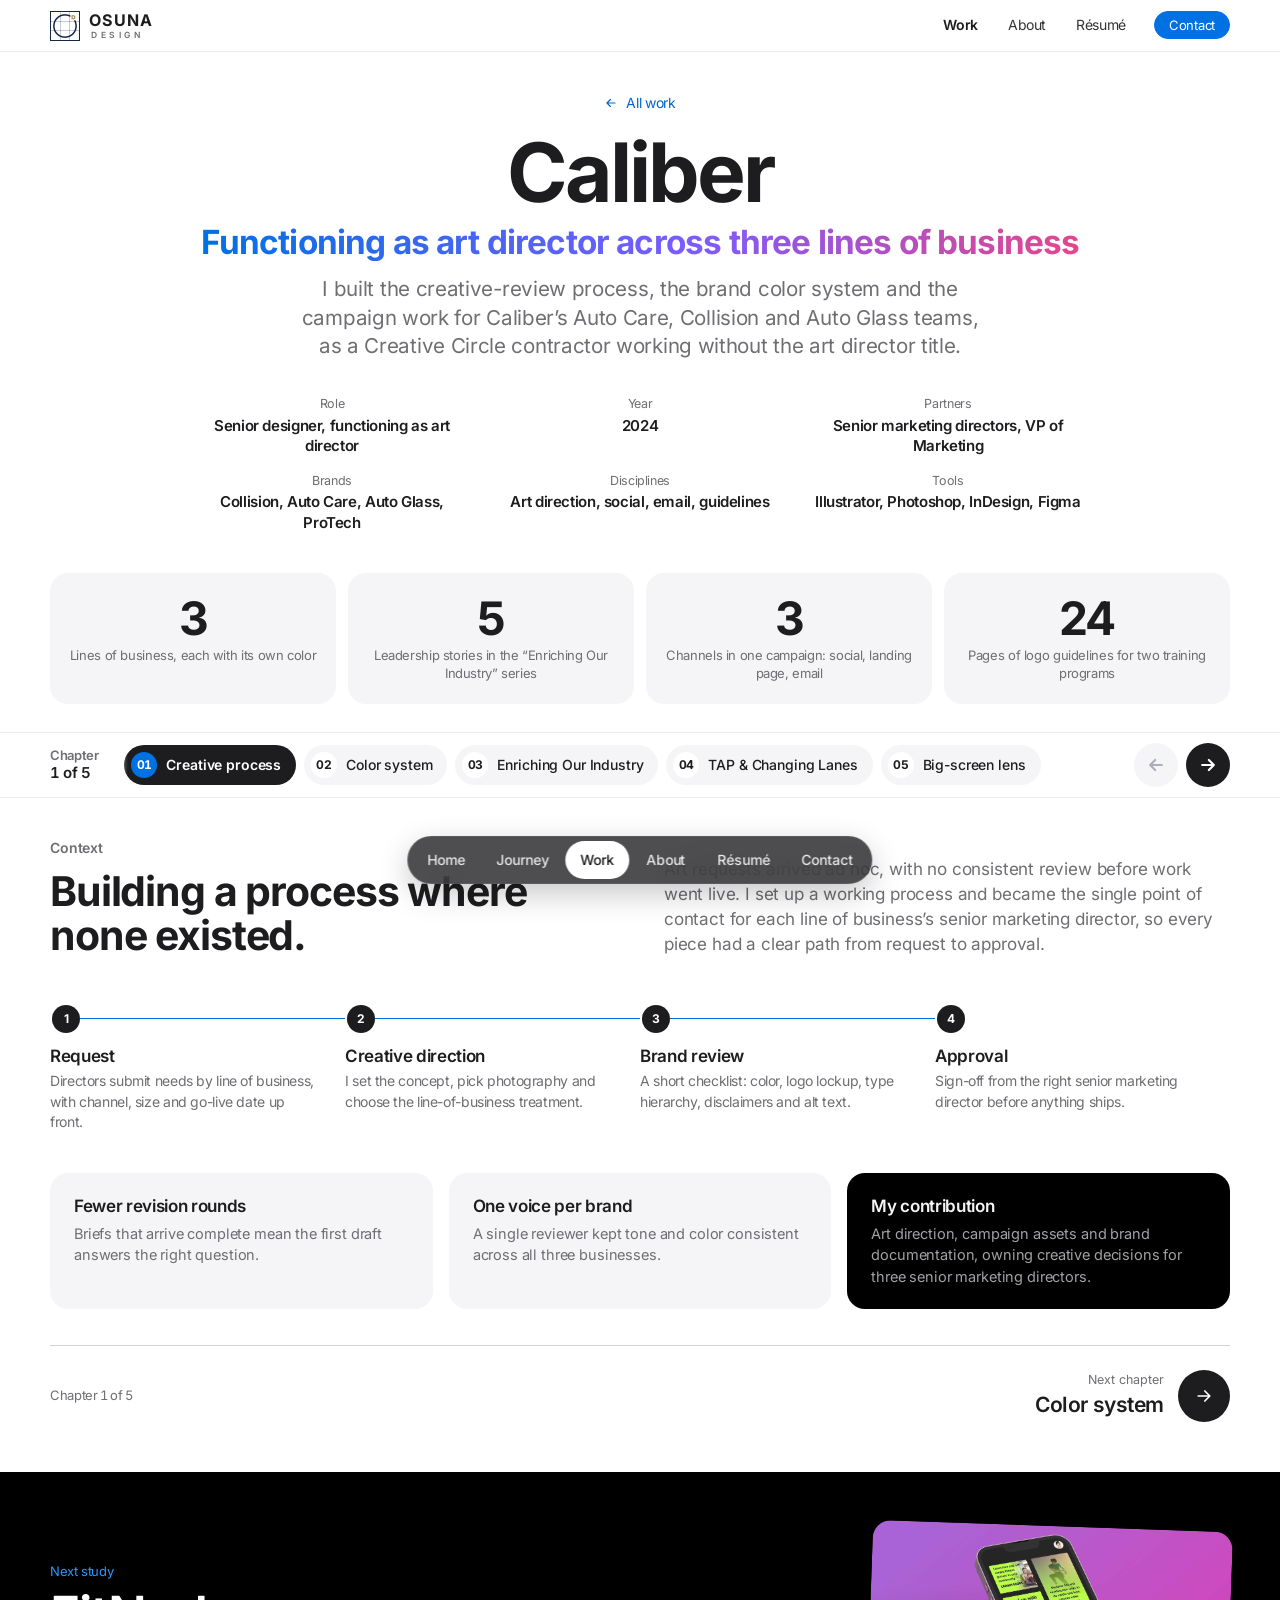
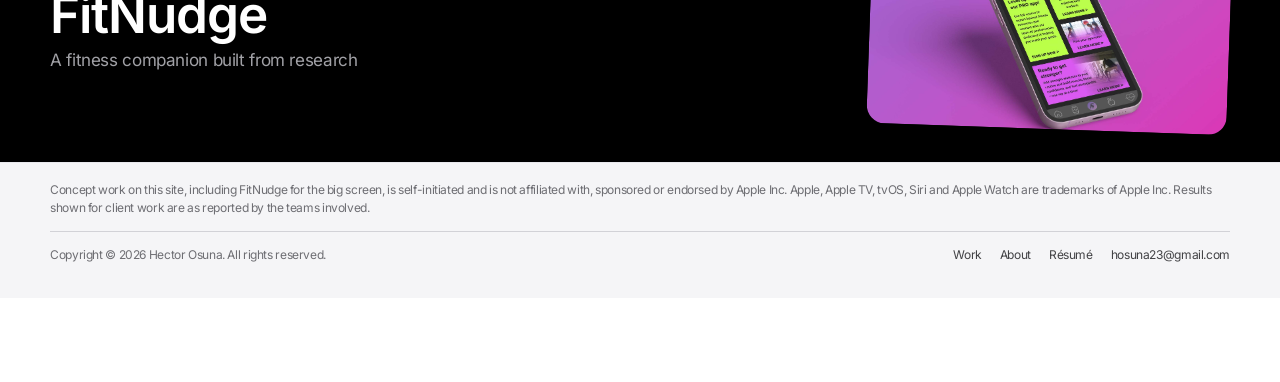
<file: caliber.html>
<!DOCTYPE html>

<html lang="en">
<head>
<meta charset="utf-8"/>
<meta content="width=device-width,initial-scale=1" name="viewport"/>
<title>Caliber campaigns — Hector Osuna</title>
<meta content="Art direction, a line-of-business color system, a leadership campaign and training-program brand guidelines for Caliber Collision, Auto Care and Auto Glass." name="description"/>
<meta content="#ffffff" name="theme-color"/>
<link href="assets/favicon.svg" rel="icon" type="image/svg+xml"/>
<link href="assets/favicon.ico" rel="alternate icon"/>
<link href="assets/favicon-180.png" rel="apple-touch-icon"/>
<link as="font" crossorigin="" href="fonts/inter-latin-wght-normal.woff2" rel="preload" type="font/woff2"/>
<link href="css/site.css" rel="stylesheet"/>
<link href="css/dock.css" rel="stylesheet"/>
</head>
<body class="case" id="top">
<a class="skip" href="#main">Skip to content</a>
<header class="nav">
<div class="wrap nav__in">
<a aria-label="Osuna Design, home" class="nav__brand" href="index.html"><img alt="" height="30" src="assets/osuna-mark.png" width="30"/><span aria-hidden="true" class="nav__word"><b>OSUNA</b><small>DESIGN</small></span></a>
<button aria-expanded="false" aria-label="Menu" class="nav__toggle"><span></span><span></span></button>
<nav aria-label="Main" class="nav__links">
<a aria-current="page" href="index.html#work">Work</a>

<a href="about.html">About</a>
<a href="resume.html">Résumé</a>
<a class="btn btn--solid btn--sm" href="mailto:hosuna23@gmail.com">Contact</a>
</nav>
</div>
</header>
<main id="main">
<section class="case-hero">
<div class="wrap">
<a class="crumb" href="index.html#work"><svg aria-hidden="true" fill="none" stroke="currentColor" stroke-linecap="round" stroke-linejoin="round" stroke-width="2" viewbox="0 0 24 24"><path d="M19 12H5M11 6l-6 6 6 6"></path></svg>All work</a>
<div class="case-hero__grid">
<div>
<h1>Caliber</h1>
<p class="sub">Functioning as art director across three lines of business</p>
<p class="lead">I built the creative-review process, the brand color system and the campaign work for Caliber’s Auto Care, Collision and Auto Glass teams, as a Creative Circle contractor working without the art director title.</p>
</div>
<dl class="meta">
<div><dt>Role</dt><dd>Senior designer, functioning as art director</dd></div>
<div><dt>Year</dt><dd>2024</dd></div>
<div><dt>Partners</dt><dd>Senior marketing directors, VP of Marketing</dd></div>
<div><dt>Brands</dt><dd>Collision, Auto Care, Auto Glass, ProTech</dd></div>
<div><dt>Disciplines</dt><dd>Art direction, social, email, guidelines</dd></div>
<div><dt>Tools</dt><dd>Illustrator, Photoshop, InDesign, Figma</dd></div>
</dl>
</div>
<div class="figures" style="--n:4">
<div class="figure"><strong data-count="3">3</strong><span>Lines of business, each with its own color</span></div>
<div class="figure"><strong data-count="5">5</strong><span>Leadership stories in the “Enriching Our Industry” series</span></div>
<div class="figure"><strong data-count="3">3</strong><span>Channels in one campaign: social, landing page, email</span></div>
<div class="figure"><strong data-count="24">24</strong><span>Pages of logo guidelines for two training programs</span></div>
</div>
</div>
</section>
<div data-chapters="">
<section class="chapter" data-title="Creative process" id="ch-1">
<div class="wrap">
<div class="chapter__head" data-anim="">
<div><span class="label">Context</span><h2 class="h2">Building a process where none existed.</h2></div>
<p class="body">Art requests arrived ad hoc, with no consistent review before work went live. I set up a working process and became the single point of contact for each line of business’s senior marketing director, so every piece had a clear path from request to approval.</p>
</div>
<div class="flow" data-anim="" style="--c:4">
<div class="flow__step" style="--i:0"><span class="flow__dot">1</span><h3 class="h4">Request</h3><p>Directors submit needs by line of business, with channel, size and go-live date up front.</p></div>
<div class="flow__step" style="--i:1"><span class="flow__dot">2</span><h3 class="h4">Creative direction</h3><p>I set the concept, pick photography and choose the line-of-business treatment.</p></div>
<div class="flow__step" style="--i:2"><span class="flow__dot">3</span><h3 class="h4">Brand review</h3><p>A short checklist: color, logo lockup, type hierarchy, disclaimers and alt text.</p></div>
<div class="flow__step" style="--i:3"><span class="flow__dot">4</span><h3 class="h4">Approval</h3><p>Sign-off from the right senior marketing director before anything ships.</p></div>
</div>
<div class="cols" data-anim="" style="--c:3;margin-top:22px">
<div class="card"><h3 class="h4">Fewer revision rounds</h3><p>Briefs that arrive complete mean the first draft answers the right question.</p></div>
<div class="card"><h3 class="h4">One voice per brand</h3><p>A single reviewer kept tone and color consistent across all three businesses.</p></div>
<div class="card card--dark"><h3 class="h4">My contribution</h3><p>Art direction, campaign assets and brand documentation, owning creative decisions for three senior marketing directors.</p></div>
</div>
</div>
</section>
<section class="chapter" data-title="Color system" hidden="" id="ch-2">
<div class="wrap">
<div class="split">
<div class="stack" data-anim="" style="--s:18px">
<div><span class="label">Brand system</span><h2 class="h2">A color for each line of business.</h2></div>
<p class="body">All three businesses share one master brand. Giving each its own color makes them recognizable in a busy feed, without breaking the master identity. Switch between them to see the treatment.</p>
<div class="seg lob" data-tabs="lob" id="lobTabs" style="--lob:#e07a45">
<button aria-selected="true" data-color="#e07a45" data-tab="care">Auto Care</button>
<button data-color="#0a72ab" data-tab="glass">Auto Glass</button>
<button data-color="#00a35f" data-tab="col">Collision</button>
</div>
<div class="note" data-tabpanel="lob:care" style="border-color:#e07a45"><h3 class="h4">Auto Care, orange</h3><p>Warm and friendly for maintenance: seasonal tips, community days and quick polls that invite comments.</p></div>
<div class="note" data-tabpanel="lob:glass" hidden="" style="border-color:#0a72ab"><h3 class="h4">Auto Glass, light blue</h3><p>Clear and calm for safety messages and recruiting, with plenty of room for one strong headline.</p></div>
<div class="note" data-tabpanel="lob:col" hidden="" style="border-color:#00a35f"><h3 class="h4">Collision, green</h3><p>Used for the Oregon Legacy Project: hiring, team spotlights and teammate benefits.</p></div>
</div>
<div data-anim="">
<div class="cols keep-2" data-tabpanel="lob:care" style="--c:3;--g:10px">
<figure class="media ar-1" data-title="Auto Care, Daylight Saving Time" data-zoom=""><img alt="Auto Care post about Daylight Saving Time, orange treatment" src="assets/caliber/ac-daylight-saving.jpg"/></figure>
<figure class="media ar-1" data-title="Auto Care, Teacher Appreciation Day" data-zoom=""><img alt="Auto Care post for Teacher Appreciation Day" src="assets/caliber/ac-teacher-appreciation.jpg"/></figure>
<figure class="media ar-1" data-title="Auto Care, Electric or gas?" data-zoom=""><img alt="Auto Care poll post: electric or gas" src="assets/caliber/ac-ev-or-gas.jpg"/></figure>
</div>
<div class="cols keep-2" data-tabpanel="lob:glass" hidden="" style="--c:2;--g:10px">
<figure class="media ar-1" data-title="Auto Glass, Distracted Driving Awareness Month" data-zoom=""><img alt="Auto Glass post for Distracted Driving Awareness Month" loading="lazy" src="assets/caliber/ag-distracted-driving.jpg"/></figure>
<figure class="media ar-1" data-title="Auto Glass, Recruiting" data-zoom=""><img alt="Auto Glass recruiting post" loading="lazy" src="assets/caliber/ag-recruiting.jpg"/></figure>
</div>
<div class="cols keep-2" data-tabpanel="lob:col" hidden="" style="--c:3;--g:10px">
<figure class="media ar-1" data-title="Collision, Hiring" data-zoom=""><img alt="Collision hiring post, green treatment" loading="lazy" src="assets/caliber/cc-hiring.jpg"/></figure>
<figure class="media ar-1" data-title="Collision, Team Tigard" data-zoom=""><img alt="Collision Team Tigard post" loading="lazy" src="assets/caliber/cc-team-tigard.jpg"/></figure>
<figure class="media ar-1 media--contain" data-title="Collision, Teammate benefits (X)" data-zoom=""><img alt="Collision teammate benefits post for X" loading="lazy" src="assets/caliber/cc-benefits.jpg"/></figure>
</div>
</div>
</div>
</div>
</section>
<section class="chapter" data-title="Enriching Our Industry" hidden="" id="ch-3">
<div class="wrap">
<div class="chapter__head" data-anim="">
<div><span class="label">Corporate campaign</span><h2 class="h2">Leaders telling their own stories.</h2></div>
<p class="body">A campaign spotlighting Caliber’s leadership team, mostly women, in their own words. I chose the brand’s pink to give the series its own look, then held the same palette, quote treatment and photography style across social, a landing page and an email.</p>
</div>
<div class="split split--rev" data-gallery="">
<div class="stack" data-anim="">
<figure class="media" data-title="Enriching Our Industry, landing page" data-zoom="" style="aspect-ratio:1400/525"><img alt="Campaign landing page with a pink diamond photo grid" src="assets/caliber/campaign-landing.jpg"/><figcaption>Landing page</figcaption></figure>
<div class="quote-strip">
<figure class="media" data-title="Laura, Training and Support Manager" data-zoom=""><img alt="Quote card: Laura, Training and Support Manager" loading="lazy" src="assets/caliber/campaign-quote-laura.jpg"/></figure>
<figure class="media" data-title="Stephanie, Regional Manager" data-zoom=""><img alt="Quote card: Stephanie, Regional Manager" loading="lazy" src="assets/caliber/campaign-quote-stephanie.jpg"/></figure>
<figure class="media" data-title="Jamie, Senior Director, Sales Enablement" data-zoom=""><img alt="Quote card: Jamie, Senior Director" loading="lazy" src="assets/caliber/campaign-quote-jamie.jpg"/></figure>
<figure class="media" data-title="Blair, Director, Strategic Account Services" data-zoom=""><img alt="Quote card: Blair, Director" loading="lazy" src="assets/caliber/campaign-quote-blair.jpg"/></figure>
<figure class="media" data-title="Sandra, Regional Vice President" data-zoom=""><img alt="Quote card: Sandra, Regional Vice President" loading="lazy" src="assets/caliber/campaign-quote-sandra.jpg"/></figure>
</div>
<p class="hint">Scroll the quote cards sideways, select one to enlarge</p>
</div>
<div class="cols keep-2" data-anim="" style="--c:2;--g:10px;align-content:start">
<figure class="media ar-1" data-title="Enriching Our Industry, social" data-zoom=""><img alt="Campaign social post" loading="lazy" src="assets/caliber/campaign-social.jpg"/><figcaption>Social</figcaption></figure>
<div class="browser" style="box-shadow:none"><div class="scrollshot" data-title="Enriching Our Industry, email" data-zoom="" style="--h:100%;aspect-ratio:1;height:auto"><img alt="Campaign email newsletter" loading="lazy" src="assets/caliber/campaign-email.jpg"/><span class="scrollshot__hint">Email</span></div></div>
<div class="card" style="grid-column:1/-1"><h3 class="h4">Rules that held the series together</h3>
<ul class="ticks" style="margin-top:8px"><li>One pink from the master palette, never a new color</li><li>Quote first, name and title second, photo always right</li><li>A rainbow rule under every headline as the campaign signature</li></ul></div>
</div>
</div>
</div>
</section>
<section class="chapter" data-title="TAP &amp; Changing Lanes" hidden="" id="ch-4">
<div class="wrap">
<div class="chapter__head" data-anim="">
<div><span class="label">Internal communications</span><h2 class="h2">Guidelines for two technician-training programs.</h2></div>
<p class="body">With the VP of Marketing, I documented how Collision, Auto Glass and ProTech should appear alongside the TAP and Changing Lanes program logos, from polos and certificates to roll-up banners. Browse the full 24-page guide.</p>
</div>
<div class="cols" data-anim="" style="--c:2;margin-bottom:18px">
<div class="card"><h3 class="h4">TAP</h3><p>For people with little or no experience, working toward technician certification in Collision, Auto Glass or ProTech.</p></div>
<div class="card"><h3 class="h4">Changing Lanes</h3><p>For military veterans and reservists moving into a technical career across the same three businesses.</p></div>
</div>
<div class="deck" data-anim="" data-deck="assets/caliber/deck/">
<script type="application/json">[
        {"src":"slide-02.jpg","t":"Index","p":"The guide opens with a clear index so a field trainer can jump straight to the lockup they need."},
        {"src":"slide-01.jpg","t":"Cover","p":"TAP and Changing Lanes logo guidelines."},
        {"src":"slide-03.jpg","t":"TAP and Changing Lanes logos","p":"Both program marks, introduced side by side."},
        {"src":"slide-04.jpg","t":"How to use the logos","p":"Clear space, minimum size and approved color versions."},
        {"src":"slide-05.jpg","t":"Logos in use","p":"Polo shirts and stationery show the marks at real-world scale.","g":["Apparel","Stationery"]},
        {"src":"slide-06.jpg","t":"TAP with each line of business","p":"How the TAP mark pairs with Collision, Auto Glass and ProTech."},
        {"src":"slide-07.jpg","t":"TAP + line-of-business lockup","p":"Spacing is set by the C in Caliber, so the program stays the focal point.","g":["Lockup","Clear space"]},
        {"src":"slide-08.jpg","t":"TAP + Changing Lanes","p":"When both programs appear together."},
        {"src":"slide-09.jpg","t":"TAP on black","p":"Reversed versions for dark backgrounds."},
        {"src":"slide-10.jpg","t":"TAP on polo shirts","p":"Embroidery placement across lines of business.","g":["Apparel"]},
        {"src":"slide-11.jpg","t":"TAP stationery","p":"Letterhead, cards and everyday deliverables."},
        {"src":"slide-12.jpg","t":"TAP certificate, flyer and banner","p":"Recruiting and graduation pieces.","g":["Print","Recruiting"]},
        {"src":"slide-13.jpg","t":"Changing Lanes with each line of business","p":"The same rules applied to the veterans program."},
        {"src":"slide-14.jpg","t":"Changing Lanes + line-of-business lockup","p":"Lockup spacing and hierarchy."},
        {"src":"slide-15.jpg","t":"Changing Lanes + individual businesses","p":"One-to-one pairings."},
        {"src":"slide-16.jpg","t":"Changing Lanes on black","p":"Reversed versions."},
        {"src":"slide-17.jpg","t":"Half-moon tabs","p":"A program-specific graphic device for Changing Lanes materials."},
        {"src":"slide-18.jpg","t":"Changing Lanes on polo shirts","p":"Embroidery placement.","g":["Apparel"]},
        {"src":"slide-19.jpg","t":"Program materials","p":"Applications across the program."},
        {"src":"slide-20.jpg","t":"Recruiting materials","p":"“Where Purpose and Opportunity Collide.”","g":["Recruiting"]},
        {"src":"slide-21.jpg","t":"Roll-up banners","p":"Event banners for each line of business.","g":["Large format"]},
        {"src":"slide-22.jpg","t":"How not to use the logos","p":"Common mistakes, shown so they don't happen."},
        {"src":"slide-23.jpg","t":"Misuse: hierarchy","p":"The line of business never outranks the program."},
        {"src":"slide-24.jpg","t":"Misuse: backgrounds","p":"Busy photos and off-palette colors to avoid."}
      ]</script>
</div>
</div>
</section>
<section class="chapter" data-title="Big-screen lens" hidden="" id="ch-5">
<div class="wrap">
<div class="lens" data-anim="">
<div class="chapter__head" style="margin-bottom:18px"><div><span class="label">Recognition at a glance</span><h2 class="h2">Know the brand before you read it.</h2></div><p class="body">Giving each line of business its own color meant people could tell Auto Care from Collision in a busy feed without reading a word. Big-screen browsing works the same way: art direction and color have to identify content from across the room.</p></div>
<div class="cols" style="--c:4;--g:12px"><div class="card" style="background:#fff"><h3 class="h4">Color as wayfinding</h3><p>Orange, green and light blue separate three businesses inside one master brand.</p></div><div class="card" style="background:#fff"><h3 class="h4">Consistent art direction</h3><p>One photo style and quote treatment across social, landing page and email.</p></div><div class="card" style="background:#fff"><h3 class="h4">Results</h3><p>Landing experiences increased engagement by 45% and customer interaction by 20%.</p></div><div class="card" style="background:#fff"><h3 class="h4">Process at scale</h3><p>A request, review and approval path kept quality high across three teams.</p></div></div>
<a class="more" href="tvos.html#ch-1" style="margin-top:16px">See the tvOS concept <span aria-hidden="true" class="chev">›</span></a>
</div>
</div>
</section>
</div>
<a class="next-project" href="ui-ux-fitnudge.html">
<div class="wrap next-project__in">
<div><small>Next study</small><b>FitNudge</b><span class="k">A fitness companion built from research</span></div>
<figure><img alt="" loading="lazy" src="assets/ux/FitNudge-thumbnail.jpg"/></figure>
</div>
</a>
</main>
<footer class="footer">
<div class="wrap">
<p class="footer__note">Concept work on this site, including FitNudge for the big screen, is self-initiated and is not affiliated with, sponsored or endorsed by Apple Inc. Apple, Apple TV, tvOS, Siri and Apple Watch are trademarks of Apple Inc. Results shown for client work are as reported by the teams involved.</p>
<div class="footer__in">
<span>Copyright © <span data-year=""></span> Hector Osuna. All rights reserved.</span>
<nav aria-label="Footer"><a href="index.html#work">Work</a><a href="about.html">About</a><a href="resume.html">Résumé</a><a href="mailto:hosuna23@gmail.com">hosuna23@gmail.com</a></nav>
</div>
</div>
</footer>
<script src="js/site.js"></script>
<script>
document.getElementById('lobTabs').addEventListener('tabchange', function (e) {
  this.style.setProperty('--lob', e.detail.btn.getAttribute('data-color'));
});
</script>
<script src="js/dock.js"></script>
</body>
</html>
</file>
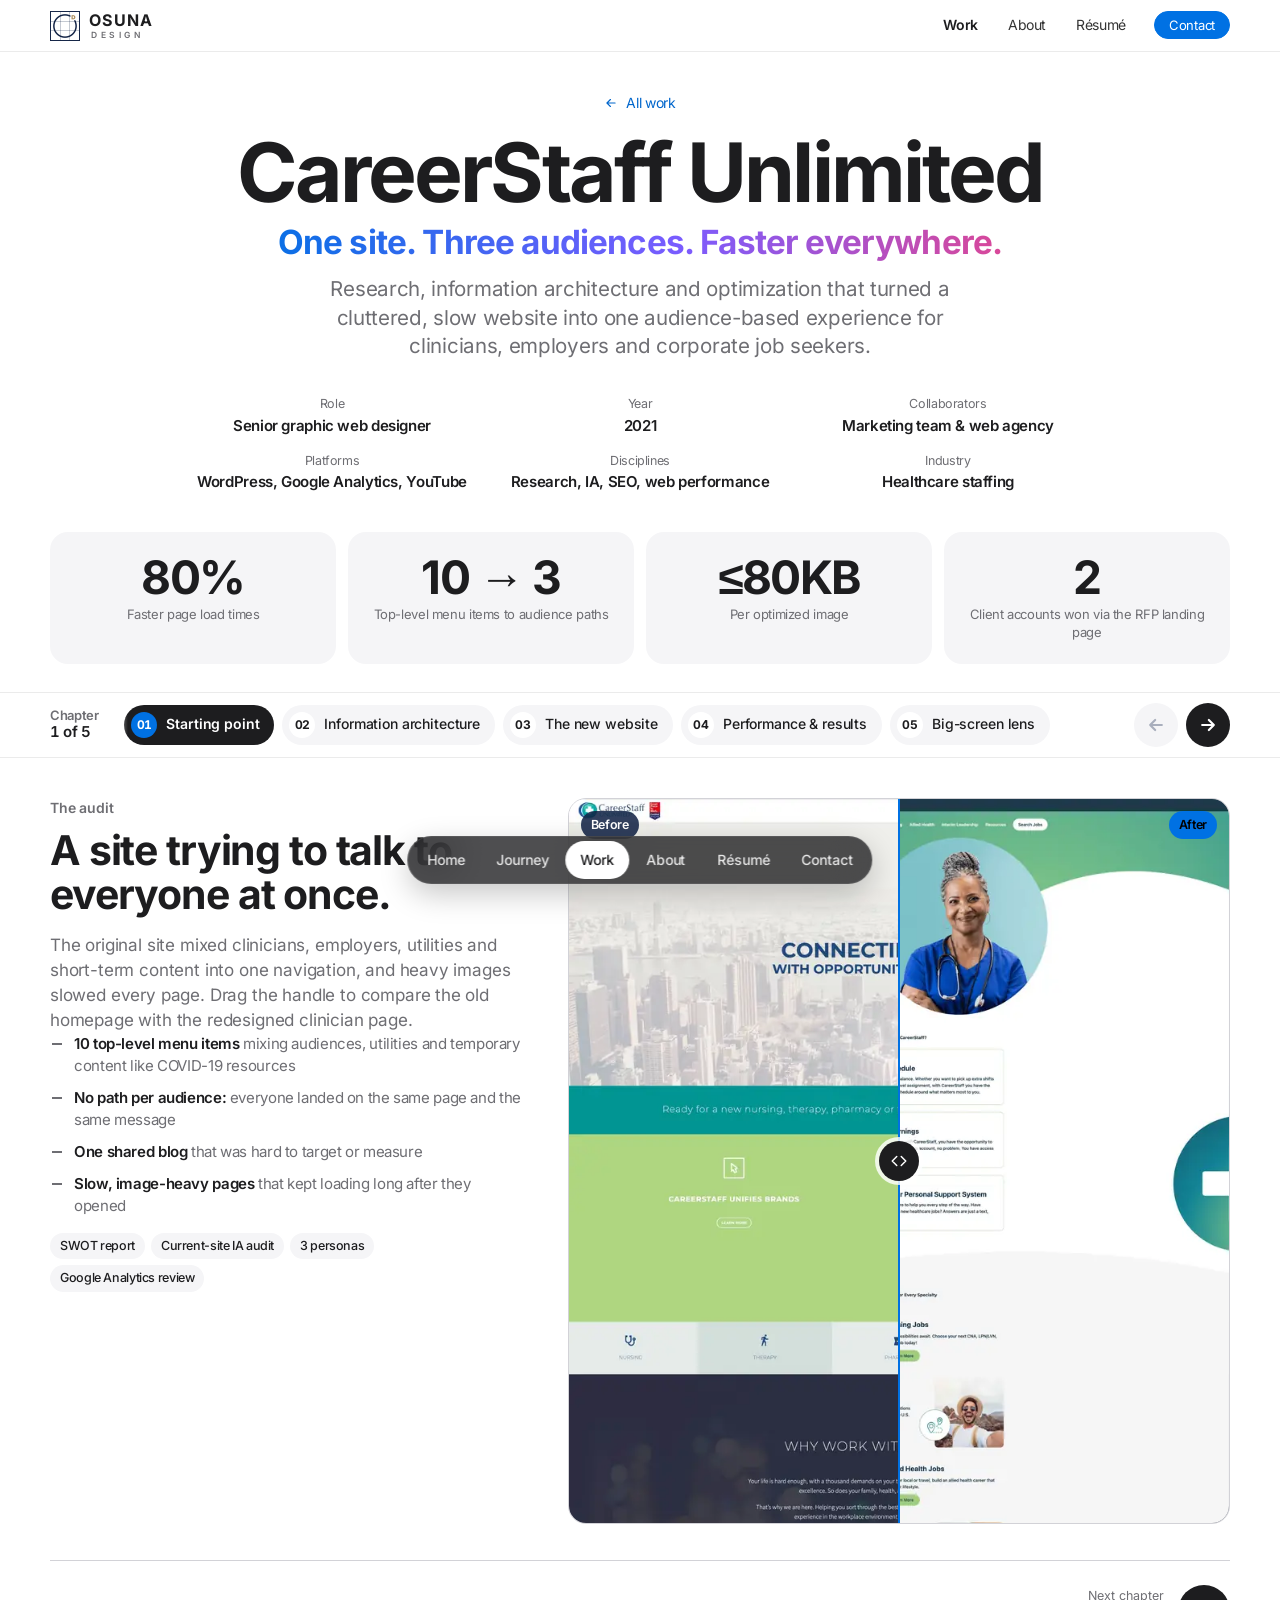
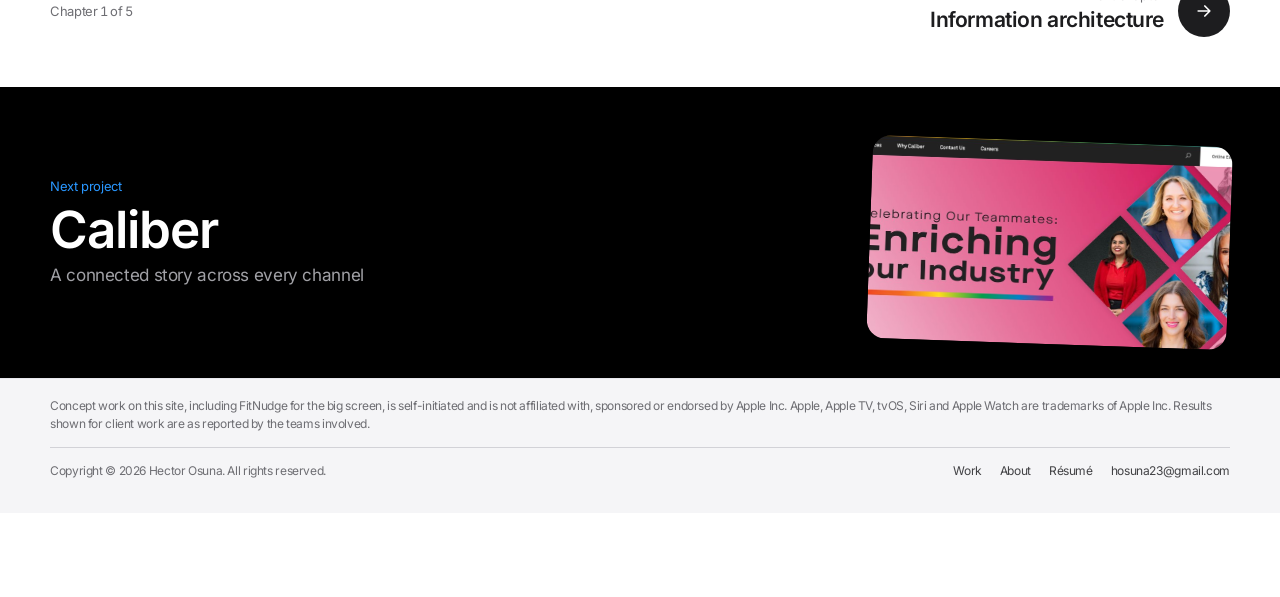
<file: careerstaff.html>
<!DOCTYPE html>

<html lang="en">
<head>
<meta charset="utf-8"/>
<meta content="width=device-width,initial-scale=1" name="viewport"/>
<title>CareerStaff website redesign — Hector Osuna</title>
<meta content="Research, information architecture and optimization that turned a cluttered, slow website into one experience with three audience paths." name="description"/>
<meta content="#ffffff" name="theme-color"/>
<link href="assets/favicon.svg" rel="icon" type="image/svg+xml"/>
<link href="assets/favicon.ico" rel="alternate icon"/>
<link href="assets/favicon-180.png" rel="apple-touch-icon"/>
<link as="font" crossorigin="" href="fonts/inter-latin-wght-normal.woff2" rel="preload" type="font/woff2"/>
<link href="css/site.css" rel="stylesheet"/>
<link href="css/dock.css" rel="stylesheet"/>
</head>
<body class="case" id="top">
<a class="skip" href="#main">Skip to content</a>
<header class="nav">
<div class="wrap nav__in">
<a aria-label="Osuna Design, home" class="nav__brand" href="index.html"><img alt="" height="30" src="assets/osuna-mark.png" width="30"/><span aria-hidden="true" class="nav__word"><b>OSUNA</b><small>DESIGN</small></span></a>
<button aria-expanded="false" aria-label="Menu" class="nav__toggle"><span></span><span></span></button>
<nav aria-label="Main" class="nav__links">
<a aria-current="page" href="index.html#work">Work</a>

<a href="about.html">About</a>
<a href="resume.html">Résumé</a>
<a class="btn btn--solid btn--sm" href="mailto:hosuna23@gmail.com">Contact</a>
</nav>
</div>
</header>
<main id="main">
<section class="case-hero">
<div class="wrap">
<a class="crumb" href="index.html#work"><svg aria-hidden="true" fill="none" stroke="currentColor" stroke-linecap="round" stroke-linejoin="round" stroke-width="2" viewbox="0 0 24 24"><path d="M19 12H5M11 6l-6 6 6 6"></path></svg>All work</a>
<div class="case-hero__grid">
<div>
<h1>CareerStaff Unlimited</h1>
<p class="sub">One site. Three audiences. Faster everywhere.</p>
<p class="lead">Research, information architecture and optimization that turned a cluttered, slow website into one audience-based experience for clinicians, employers and corporate job seekers.</p>
</div>
<dl class="meta">
<div><dt>Role</dt><dd>Senior graphic web designer</dd></div>
<div><dt>Year</dt><dd>2021</dd></div>
<div><dt>Collaborators</dt><dd>Marketing team &amp; web agency</dd></div>
<div><dt>Platforms</dt><dd>WordPress, Google Analytics, YouTube</dd></div>
<div><dt>Disciplines</dt><dd>Research, IA, SEO, web performance</dd></div>
<div><dt>Industry</dt><dd>Healthcare staffing</dd></div>
</dl>
</div>
<div class="figures" style="--n:4">
<div class="figure"><strong data-count="80" data-suffix="%">80%</strong><span>Faster page load times</span></div>
<div class="figure"><strong>10 → 3</strong><span>Top-level menu items to audience paths</span></div>
<div class="figure"><strong>≤80KB</strong><span>Per optimized image</span></div>
<div class="figure"><strong data-count="2">2</strong><span>Client accounts won via the RFP landing page</span></div>
</div>
</div>
</section>
<div data-chapters="">
<section class="chapter" data-title="Starting point" id="ch-1">
<div class="wrap">
<div class="split">
<div class="stack" data-anim="" style="--s:16px">
<div><span class="label">The audit</span><h2 class="h2">A site trying to talk to everyone at once.</h2></div>
<p class="body">The original site mixed clinicians, employers, utilities and short-term content into one navigation, and heavy images slowed every page. Drag the handle to compare the old homepage with the redesigned clinician page.</p>
<ul class="ticks x">
<li><b>10 top-level menu items</b> mixing audiences, utilities and temporary content like COVID-19 resources</li>
<li><b>No path per audience:</b> everyone landed on the same page and the same message</li>
<li><b>One shared blog</b> that was hard to target or measure</li>
<li><b>Slow, image-heavy pages</b> that kept loading long after they opened</li>
</ul>
<div class="chips"><span class="chip">SWOT report</span><span class="chip">Current-site IA audit</span><span class="chip">3 personas</span><span class="chip">Google Analytics review</span></div>
</div>
<div data-anim="">
<div class="compare" style="aspect-ratio:820/900">
<img alt="Original CareerStaff homepage" src="assets/cs-old-website.webp"/>
<div class="compare__after"><img alt="Redesigned clinician homepage" src="assets/cs-new-clinicians.webp"/></div>
<div class="compare__handle"></div>
<span class="compare__tag l">Before</span><span class="compare__tag r">After</span>
<input aria-label="Compare before and after" max="100" min="0" type="range" value="50"/>
</div>
</div>
</div>
</div>
</section>
<section class="chapter" data-title="Information architecture" hidden="" id="ch-2">
<div class="wrap">
<div class="chapter__head" data-anim="">
<div><span class="label">Structure</span><h2 class="h2">From ten menu items to three clear paths.</h2></div>
<p class="body">I mapped the old structure, then designed an audience-based one: Clinicians, Employers and Corporate, each following the same predictable pattern. Switch between the sitemaps, and select one to zoom in.</p>
</div>
<div data-anim=""><div class="seg" data-tabs="ia"><button data-tab="before">Before</button><button aria-selected="true" data-tab="after">After</button></div></div>
<div data-anim="" style="margin-top:14px">
<figure class="media media--contain" data-tabpanel="ia:before" data-title="Original site structure" data-zoom="" hidden="" style="aspect-ratio:2175/826;background:#fff;border:1px solid var(--rule)"><img alt="Original sitemap with ten mixed top-level items" src="assets/cs-ia-before.svg"/></figure>
<figure class="media media--contain" data-tabpanel="ia:after" data-title="Redesigned site structure" data-zoom="" style="aspect-ratio:2175/826;background:#fff;border:1px solid var(--rule)"><img alt="New sitemap organized by Clinicians, Employers and Corporate" src="assets/cs-ia-after.svg"/></figure>
</div>
<div class="cols" data-anim="" style="--c:3;margin-top:18px;--g:12px 24px">
<div class="note"><h3 class="h4">Organized by audience</h3><p>The top menu is built around who’s visiting.</p></div>
<div class="note"><h3 class="h4">One pattern per specialty</h3><p>Jobs, Why, Benefits &amp; Salary, Referral. Learn it once.</p></div>
<div class="note"><h3 class="h4">A stronger employer path</h3><p>From 4 links to Staffing, Solutions, Resources and a Request Staffing CTA.</p></div>
<div class="note"><h3 class="h4">Less top-level clutter</h3><p>ROP Training and COVID-19 resources moved under Clinician Resources.</p></div>
<div class="note"><h3 class="h4">Content split by audience</h3><p>One blog became separate clinician, employer and corporate blogs.</p></div>
<div class="note"><h3 class="h4">Utilities became actions</h3><p>Search Jobs, Apply Now and Refer Now are persistent buttons.</p></div>
</div>
</div>
</section>
<section class="chapter" data-title="The new website" hidden="" id="ch-3">
<div class="wrap">
<div class="split">
<div class="stack" data-anim="" style="--s:16px">
<div><span class="label">Three personas, one site</span><h2 class="h2">Each audience gets its own color and its own story.</h2></div>
<p class="body">All traffic stays on one site, which makes performance easy to compare in Google Analytics. The top bar switches audiences in one click. Hover a page to scroll it.</p>
<div class="vtabs" data-tabs="aud">
<button aria-selected="true" data-tab="cl"><span class="n">01</span><span><b>Clinicians</b><small>Pay, flexible schedules, jobs by specialty and a referral bonus, with Search Jobs always in reach</small></span></button>
<button data-tab="em"><span class="n">02</span><span><b>Employers</b><small>Proof and solutions: a 1M+ clinician network, managed services and results in numbers</small></span></button>
<button data-tab="co"><span class="n">03</span><span><b>Corporate</b><small>Culture first: career paths by department, team stories and Great Place to Work®</small></span></button>
</div>
<p class="small"><b>My role:</b> the agency designed and built the site. I provided the persona research, helped set the creative direction and site foundation, and partnered with the agency through the build.</p>
</div>
<div data-anim="">
<div class="browser" data-tabpanel="aud:cl"><div class="browser__bar"><i></i><i></i><i></i><span>careerstaff.com/clinicians</span></div><div class="scrollshot" data-title="Clinicians" data-zoom="" style="--h:500px"><img alt="Clinician homepage, full length" src="assets/cs-new-clinicians.webp"/><span class="scrollshot__hint">Hover to scroll</span></div></div>
<div class="browser" data-tabpanel="aud:em" hidden=""><div class="browser__bar"><i></i><i></i><i></i><span>careerstaff.com/employers</span></div><div class="scrollshot" data-title="Employers" data-zoom="" style="--h:500px"><img alt="Employer homepage, full length" loading="lazy" src="assets/cs-new-employers.webp"/><span class="scrollshot__hint">Hover to scroll</span></div></div>
<div class="browser" data-tabpanel="aud:co" hidden=""><div class="browser__bar"><i></i><i></i><i></i><span>careerstaff.com/corporate</span></div><div class="scrollshot" data-title="Corporate" data-zoom="" style="--h:500px"><img alt="Corporate careers homepage, full length" loading="lazy" src="assets/cs-new-corporate.webp"/><span class="scrollshot__hint">Hover to scroll</span></div></div>
</div>
</div>
</div>
</section>
<section class="chapter" data-title="Performance &amp; results" hidden="" id="ch-4">
<div class="wrap">
<div class="chapter__head" data-anim="">
<div><span class="label">Performance &amp; visibility</span><h2 class="h2">Faster pages, easier to find, built to convert.</h2></div>
<p class="body">The structure fixed “where do I go.” Optimization fixed “why is this so slow” and “why can’t I find it.”</p>
</div>
<div class="split">
<div class="card" data-anim="" style="padding:24px">
<span class="label">Relative page load time</span>
<div class="bars">
<div class="bar" style="--i:0"><b>Before</b><span>100%</span><i style="--v:100%"></i></div>
<div class="bar alt" style="--i:1"><b>After optimization</b><span>20%</span><i style="--v:20%"></i></div>
</div>
<p class="body" style="margin-top:14px">Optimized one page at a time, compressing and reformatting every image to 80KB or smaller without losing the professional look.</p>
</div>
<div class="cols" data-anim="" style="--c:2;--g:12px">
<div class="card"><h3 class="h4">Search visibility</h3><p>XML sitemaps submitted and a WordPress SEO plugin configured so Google, Bing and Yahoo index every page.</p></div>
<div class="card"><h3 class="h4">YouTube channel</h3><p>Keywords, hashtags and descriptions tuned for search, and redesigned thumbnails to earn more clicks.</p></div>
<div class="card card--dark" style="grid-column:1/-1"><h3 class="h4">RFP landing page, 2 client accounts</h3><p>A landing page built around one conversion path: proof, capabilities and a single request form. It helped secure two new client accounts.</p></div>
</div>
</div>
</div>
</section>
<section class="chapter" data-title="Big-screen lens" hidden="" id="ch-5">
<div class="wrap">
<div class="lens" data-anim="">
<div class="chapter__head" style="margin-bottom:18px"><div><span class="label">Fewer, clearer choices</span><h2 class="h2">Every click costs more with a remote.</h2></div><p class="body">Reducing ten menu items to three audience paths was about people finding their way without thinking. On a TV, each extra choice is another swipe and click, so the same instinct matters even more.</p></div>
<div class="cols" style="--c:4;--g:12px"><div class="card" style="background:#fff"><h3 class="h4">Audience-first structure</h3><p>Three clear paths up front, like a short top-level row on a TV home screen.</p></div><div class="card" style="background:#fff"><h3 class="h4">Repeated patterns</h3><p>Jobs, Why, Benefits, Referral in every specialty; learn the pattern once, navigate faster.</p></div><div class="card" style="background:#fff"><h3 class="h4">Persistent actions</h3><p>Search and Apply became always-available buttons, the way a TV keeps Play one click away.</p></div><div class="card" style="background:#fff"><h3 class="h4">Speed as design</h3><p>An 80% faster site is a better experience before anyone reads a word.</p></div></div>
<a class="more" href="tvos.html#ch-2" style="margin-top:16px">Try the focus-driven prototype <span aria-hidden="true" class="chev">›</span></a>
</div>
</div>
</section>
</div>
<a class="next-project" href="caliber.html">
<div class="wrap next-project__in">
<div><small>Next project</small><b>Caliber</b><span class="k">A connected story across every channel</span></div>
<figure><img alt="" loading="lazy" src="assets/caliber/campaign-landing.jpg"/></figure>
</div>
</a>
</main>
<footer class="footer">
<div class="wrap">
<p class="footer__note">Concept work on this site, including FitNudge for the big screen, is self-initiated and is not affiliated with, sponsored or endorsed by Apple Inc. Apple, Apple TV, tvOS, Siri and Apple Watch are trademarks of Apple Inc. Results shown for client work are as reported by the teams involved.</p>
<div class="footer__in">
<span>Copyright © <span data-year=""></span> Hector Osuna. All rights reserved.</span>
<nav aria-label="Footer"><a href="index.html#work">Work</a><a href="about.html">About</a><a href="resume.html">Résumé</a><a href="mailto:hosuna23@gmail.com">hosuna23@gmail.com</a></nav>
</div>
</div>
</footer>
<script src="js/site.js"></script>
<script src="js/dock.js"></script>
</body>
</html>
</file>
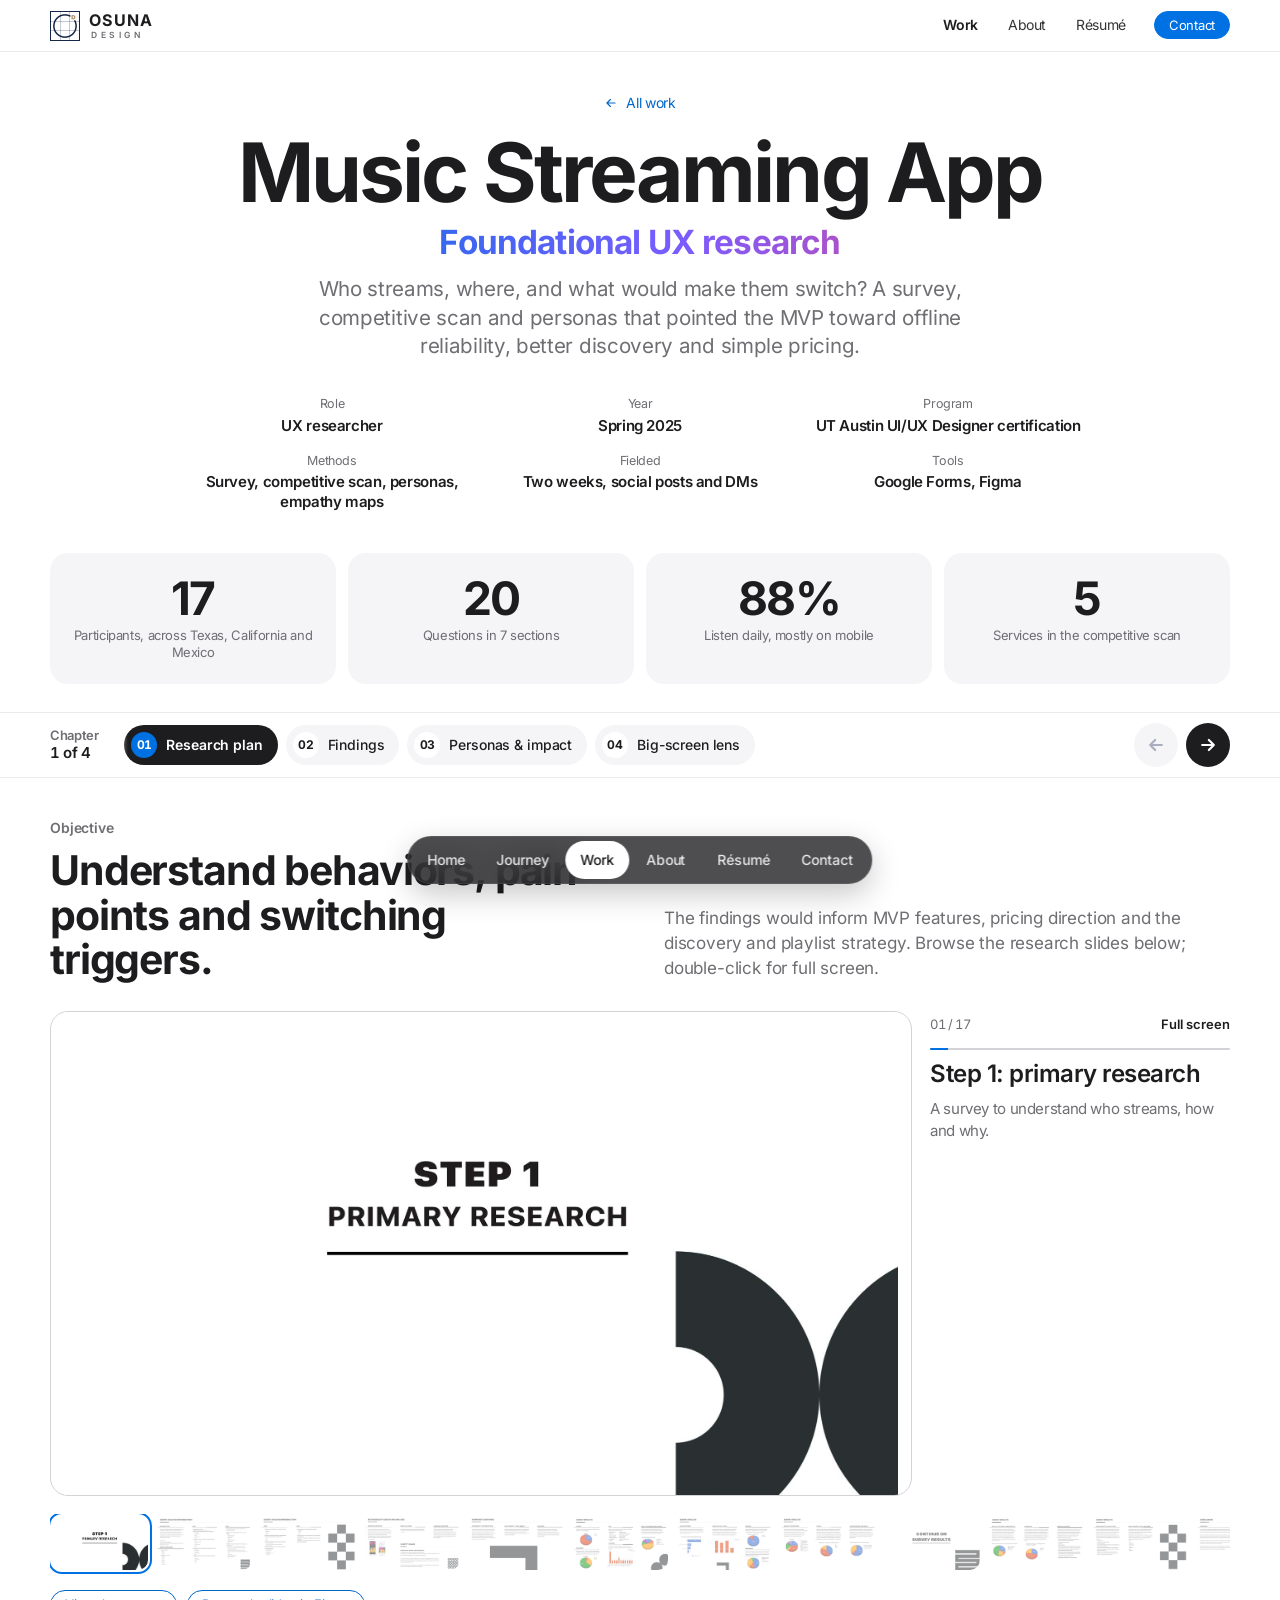
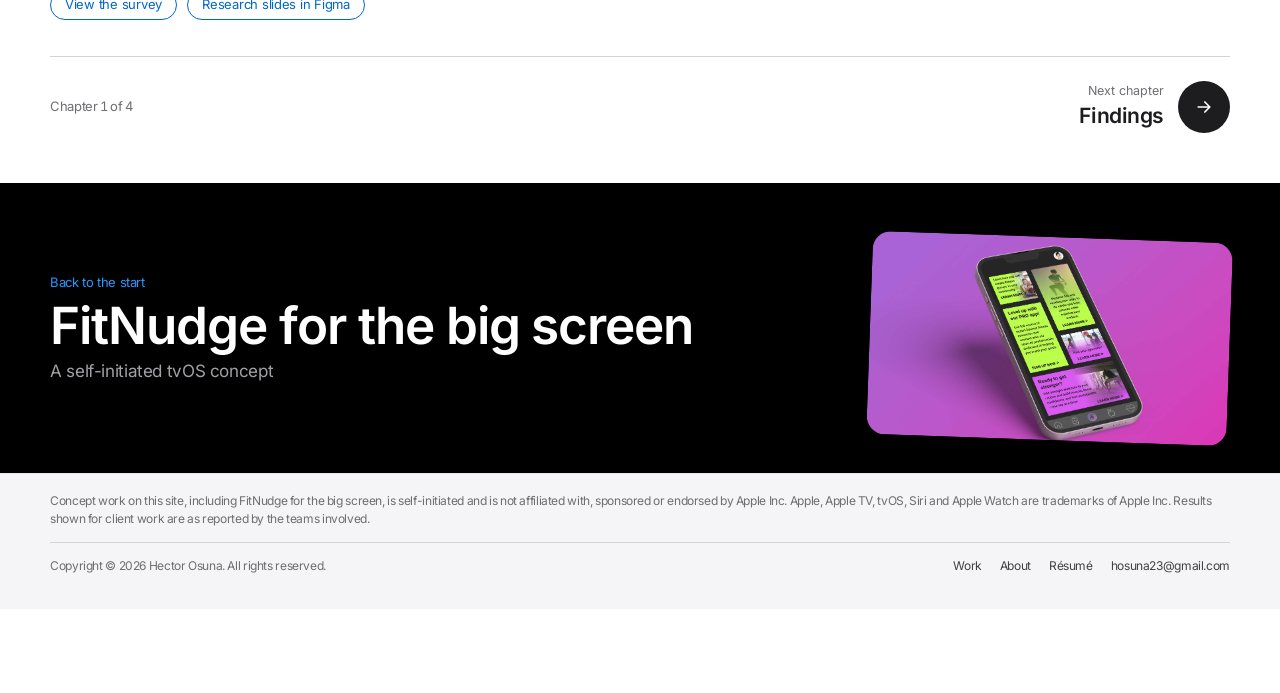
<file: music-streaming-app.html>
<!DOCTYPE html>

<html lang="en">
<head>
<meta charset="utf-8"/>
<meta content="width=device-width,initial-scale=1" name="viewport"/>
<title>Music streaming UX research — Hector Osuna</title>
<meta content="Foundational research for a music streaming app: survey, competitive scan, personas and recommendations. UT Austin UI/UX certification." name="description"/>
<meta content="#ffffff" name="theme-color"/>
<link href="assets/favicon.svg" rel="icon" type="image/svg+xml"/>
<link href="assets/favicon.ico" rel="alternate icon"/>
<link href="assets/favicon-180.png" rel="apple-touch-icon"/>
<link as="font" crossorigin="" href="fonts/inter-latin-wght-normal.woff2" rel="preload" type="font/woff2"/>
<link href="css/site.css" rel="stylesheet"/>
<link href="css/dock.css" rel="stylesheet"/>
</head>
<body class="case" id="top">
<a class="skip" href="#main">Skip to content</a>
<header class="nav">
<div class="wrap nav__in">
<a aria-label="Osuna Design, home" class="nav__brand" href="index.html"><img alt="" height="30" src="assets/osuna-mark.png" width="30"/><span aria-hidden="true" class="nav__word"><b>OSUNA</b><small>DESIGN</small></span></a>
<button aria-expanded="false" aria-label="Menu" class="nav__toggle"><span></span><span></span></button>
<nav aria-label="Main" class="nav__links">
<a aria-current="page" href="index.html#work">Work</a>

<a href="about.html">About</a>
<a href="resume.html">Résumé</a>
<a class="btn btn--solid btn--sm" href="mailto:hosuna23@gmail.com">Contact</a>
</nav>
</div>
</header>
<main id="main">
<section class="case-hero">
<div class="wrap">
<a class="crumb" href="index.html#work"><svg aria-hidden="true" fill="none" stroke="currentColor" stroke-linecap="round" stroke-linejoin="round" stroke-width="2" viewbox="0 0 24 24"><path d="M19 12H5M11 6l-6 6 6 6"></path></svg>All work</a>
<div class="case-hero__grid">
<div>
<h1>Music Streaming App</h1>
<p class="sub">Foundational UX research</p>
<p class="lead">Who streams, where, and what would make them switch? A survey, competitive scan and personas that pointed the MVP toward offline reliability, better discovery and simple pricing.</p>
</div>
<dl class="meta">
<div><dt>Role</dt><dd>UX researcher</dd></div>
<div><dt>Year</dt><dd>Spring 2025</dd></div>
<div><dt>Program</dt><dd>UT Austin UI/UX Designer certification</dd></div>
<div><dt>Methods</dt><dd>Survey, competitive scan, personas, empathy maps</dd></div>
<div><dt>Fielded</dt><dd>Two weeks, social posts and DMs</dd></div>
<div><dt>Tools</dt><dd>Google Forms, Figma</dd></div>
</dl>
</div>
<div class="figures" style="--n:4">
<div class="figure"><strong data-count="17">17</strong><span>Participants, across Texas, California and Mexico</span></div>
<div class="figure"><strong data-count="20">20</strong><span>Questions in 7 sections</span></div>
<div class="figure"><strong data-count="88" data-suffix="%">88%</strong><span>Listen daily, mostly on mobile</span></div>
<div class="figure"><strong data-count="5">5</strong><span>Services in the competitive scan</span></div>
</div>
</div>
</section>
<div data-chapters="">
<section class="chapter" data-title="Research plan" id="ch-1">
<div class="wrap">
<div class="chapter__head" data-anim="">
<div><span class="label">Objective</span><h2 class="h2">Understand behaviors, pain points and switching triggers.</h2></div>
<p class="body">The findings would inform MVP features, pricing direction and the discovery and playlist strategy. Browse the research slides below; double-click for full screen.</p>
</div>
<div class="deck" data-anim="" data-deck="assets/ux/img/works/">
<script type="application/json">[
        {"src":"4.jpg","t":"Step 1: primary research","p":"A survey to understand who streams, how and why."},
        {"src":"4/1.jpg","t":"Survey introduction","p":"The 20-question survey and the first block of questions: demographics, services and listening habits.","g":["Survey design"]},
        {"src":"4/2.jpg","t":"Survey questions, continued","p":"Pricing, social features and what would convince someone to pay for premium."},
        {"src":"4/3.jpg","t":"Methodology","p":"Duration and scope, data collection in Google Forms, question structure and survey goals.","g":["Method"]},
        {"src":"4/4.jpg","t":"Pain points identified","p":"Accessibility and interruptions, library and song variety, and playlists.","g":["Synthesis"]},
        {"src":"4/5.jpg","t":"Results: who answered","p":"Gender, age group, job titles, location and the services people use.","g":["Charts"]},
        {"src":"4/6.jpg","t":"Results: usage patterns","p":"How often, where and on which device people listen, and how they find new music."},
        {"src":"4/7.jpg","t":"Results: frustrations and paying","p":"Biggest frustrations, interest in social sharing and willingness to pay."},
        {"src":"5.jpg","t":"Survey results, continued","p":"Section divider."},
        {"src":"5/1.jpg","t":"Results: subscriptions and pricing","p":"Why people subscribe, a fair monthly price and what they would improve.","g":["Pricing"]},
        {"src":"5/2.jpg","t":"Results: what they'd like to see","p":"Open-ended ideas for new features and openness to trying a new app."},
        {"src":"5/3.jpg","t":"Conclusion","p":"Takeaways that shaped the MVP: offline reliability, discovery and pricing.","g":["Takeaways"]},
        {"src":"6.jpg","t":"User persona and empathy map","p":"Turning patterns into people."},
        {"src":"6/1.jpg","t":"Persona: Oscar West","p":"Bio, motivation, goals, pain points, challenges and behavior.","g":["Persona"]},
        {"src":"6/2.jpg","t":"Empathy map: Oscar","p":"What he thinks and feels, hears, sees, says and does."},
        {"src":"6/3.jpg","t":"Persona: Mia Cruz","p":"A culinary student balancing school, work and her own restaurant dream.","g":["Persona"]},
        {"src":"6/4.jpg","t":"Empathy map: Mia","p":"Pains, gains and the moments music fits into her day."}
      ]</script>
</div>
<div class="actions" style="margin-top:14px"><a class="btn btn--ghost btn--sm" href="https://docs.google.com/forms/d/e/1FAIpQLSdrivgfPDqxq3tuLQqrMJigh7RVv0jgrgJnqh9hAsN2xCJP0A/viewform" rel="noopener" target="_blank">View the survey <svg aria-hidden="true" fill="none" stroke="currentColor" stroke-linecap="round" stroke-linejoin="round" stroke-width="2" viewbox="0 0 24 24"><path d="M7 17 17 7M8 7h9v9"></path></svg></a><a class="btn btn--ghost btn--sm" href="https://www.figma.com/proto/9YE8iVHG3iXsBahi2TeRcb/PGP-UXD-Assignment---Module-1?page-id=0%3A1&amp;node-id=33-1925&amp;viewport=5459%2C336%2C0.5&amp;t=7iUp1SYCEyDucoi6-1&amp;scaling=contain&amp;content-scaling=fixed&amp;starting-point-node-id=19%3A175" rel="noopener" target="_blank">Research slides in Figma <svg aria-hidden="true" fill="none" stroke="currentColor" stroke-linecap="round" stroke-linejoin="round" stroke-width="2" viewbox="0 0 24 24"><path d="M7 17 17 7M8 7h9v9"></path></svg></a></div>
</div>
</section>
<section class="chapter" data-title="Findings" hidden="" id="ch-2">
<div class="wrap">
<div class="chapter__head" data-anim="">
<div><span class="label">Top insights</span><h2 class="h2">Price and interruptions decide who stays.</h2></div>
<p class="body">Participants skewed 18 to 44 and 65% female. They listen on the move: commuting, at work and at the gym. That context explains almost every frustration they described.</p>
</div>
<div class="split">
<div class="card" data-anim="" style="padding:22px">
<span class="label">What would make you switch?</span>
<div class="bars">
<div class="bar" style="--i:0"><b>Lower price</b><span>47%</span><i style="--v:47%"></i></div>
<div class="bar" style="--i:1"><b>Uninterrupted access</b><span>29%</span><i style="--v:29%"></i></div>
</div>
<span class="label" style="margin-top:20px">How they listen</span>
<div class="bars">
<div class="bar alt" style="--i:2"><b>Daily listeners, mostly mobile</b><span>88%</span><i style="--v:88%"></i></div>
<div class="bar alt" style="--i:3"><b>Often build their own playlists</b><span>~30%</span><i style="--v:30%"></i></div>
</div>
</div>
<div class="cols keep-2" data-anim="" style="--c:2;--g:10px">
<div class="card"><h3 class="h4">Discovery &amp; playlists</h3><p>Most lean on app-curated playlists. Better recommendations and themed mixes matter more than creation tools.</p></div>
<div class="card"><h3 class="h4">Interruptions &amp; access</h3><p>Ads and unreliable offline playback are the biggest breaking points.</p></div>
<div class="card"><h3 class="h4">Switching triggers</h3><p>Price and uninterrupted access dominate: tiered plans and strong offline.</p></div>
<div class="card"><h3 class="h4">Devices &amp; contexts</h3><p>Car and gym first: hands-free controls and downloaded playback.</p></div>
</div>
</div>
</div>
</section>
<section class="chapter" data-title="Personas &amp; impact" hidden="" id="ch-3">
<div class="wrap">
<div class="split">
<div data-anim="">
<span class="label">Personas</span>
<div class="seg" data-tabs="mp"><button aria-selected="true" data-tab="oscar">Oscar, 41</button><button data-tab="mia">Mia, 19</button></div>
<div class="card persona" data-tabpanel="mp:oscar" style="margin-top:12px;padding:22px"><span class="persona__avatar">O</span><div><h3 class="h3">Oscar West</h3><p class="small">Tech-savvy DJ and engineer</p>
<dl><dt>Context</dt><dd>Time-constrained; uses music to focus and unwind</dd><dt>Needs</dt><dd>Quick mood presets, daily auto-mixes, repeat and artist-only modes</dd><dt>Pain</dt><dd>Interruptions, weak offline, repetitive recommendations</dd><dt>Opportunity</dt><dd>DJ-style curated sets; focus tracks surfaced by context</dd></dl></div></div>
<div class="card persona" data-tabpanel="mp:mia" hidden="" style="margin-top:12px;padding:22px"><span class="persona__avatar">M</span><div><h3 class="h3">Mia Cruz</h3><p class="small">Culinary student on the go</p>
<dl><dt>Context</dt><dd>Balancing school and work; music for energy and culture</dd><dt>Needs</dt><dd>Hands-free controls, downloaded playlists, genre discovery by region</dd><dt>Pain</dt><dd>Time pressure, hard-to-find artists, ads breaking flow</dd><dt>Opportunity</dt><dd>Creator-curated lists; muted “window” ads that don’t pause playback</dd></dl></div></div>
</div>
<div class="stack" data-anim="" style="--s:14px">
<span class="label">Opportunities</span>
<ul class="ticks">
<li><b>“Sounds like…”</b> AI-assisted recommendations and DJ-style sets</li>
<li><b>Built-in recognition</b> to capture what’s playing and add it to a playlist</li>
<li><b>Clearer playlist controls:</b> repeat, skip, visible track length, artist-only mode</li>
<li><b>An opt-in social layer</b> to follow friends and creators without friction</li>
</ul>
<div class="card card--dark" style="padding:22px"><span class="label">Impact</span><p style="font-family:var(--f-display);font-weight:600;letter-spacing:-.01em;font-size:21px;line-height:1.35;color:#fff">The MVP focused on offline reliability, recommendation quality and a simple tiered plan: a roadmap built around commute, work and gym.</p></div>
</div>
</div>
</div>
</section>
<section class="chapter" data-title="Big-screen lens" hidden="" id="ch-4">
<div class="wrap">
<div class="lens" data-anim="">
<div class="chapter__head" style="margin-bottom:18px"><div><span class="label">Listening in the living room</span><h2 class="h2">Context drives the design.</h2></div><p class="body">This research showed that where people listen, in the car, at the gym, at work, shapes what they need. The living room is another context: shared, lean-back and remote-driven.</p></div>
<div class="cols" style="--c:4;--g:12px"><div class="card" style="background:#fff"><h3 class="h4">Lean-back discovery</h3><p>People leaned on curated playlists over building their own, which suits a TV shelf of mixes.</p></div><div class="card" style="background:#fff"><h3 class="h4">Interruptions hurt</h3><p>Ads that break the flow were a top frustration; on a shared TV they interrupt everyone.</p></div><div class="card" style="background:#fff"><h3 class="h4">Shared listening</h3><p>An opt-in social layer maps naturally to a household around one screen.</p></div><div class="card" style="background:#fff"><h3 class="h4">Simple control</h3><p>Clear play, skip and repeat controls matter more when the input is a remote.</p></div></div>
<a class="more" href="tvos.html#ch-3" style="margin-top:16px">See the 10-foot principles <span aria-hidden="true" class="chev">›</span></a>
</div>
</div>
</section>
</div>
<a class="next-project" href="tvos.html">
<div class="wrap next-project__in">
<div><small>Back to the start</small><b>FitNudge for the big screen</b><span class="k">A self-initiated tvOS concept</span></div>
<figure><img alt="" loading="lazy" src="assets/ux/FitNudge-thumbnail.jpg"/></figure>
</div>
</a>
</main>
<footer class="footer">
<div class="wrap">
<p class="footer__note">Concept work on this site, including FitNudge for the big screen, is self-initiated and is not affiliated with, sponsored or endorsed by Apple Inc. Apple, Apple TV, tvOS, Siri and Apple Watch are trademarks of Apple Inc. Results shown for client work are as reported by the teams involved.</p>
<div class="footer__in">
<span>Copyright © <span data-year=""></span> Hector Osuna. All rights reserved.</span>
<nav aria-label="Footer"><a href="index.html#work">Work</a><a href="about.html">About</a><a href="resume.html">Résumé</a><a href="mailto:hosuna23@gmail.com">hosuna23@gmail.com</a></nav>
</div>
</div>
</footer>
<script src="js/site.js"></script>
<script src="js/dock.js"></script>
</body>
</html>
</file>
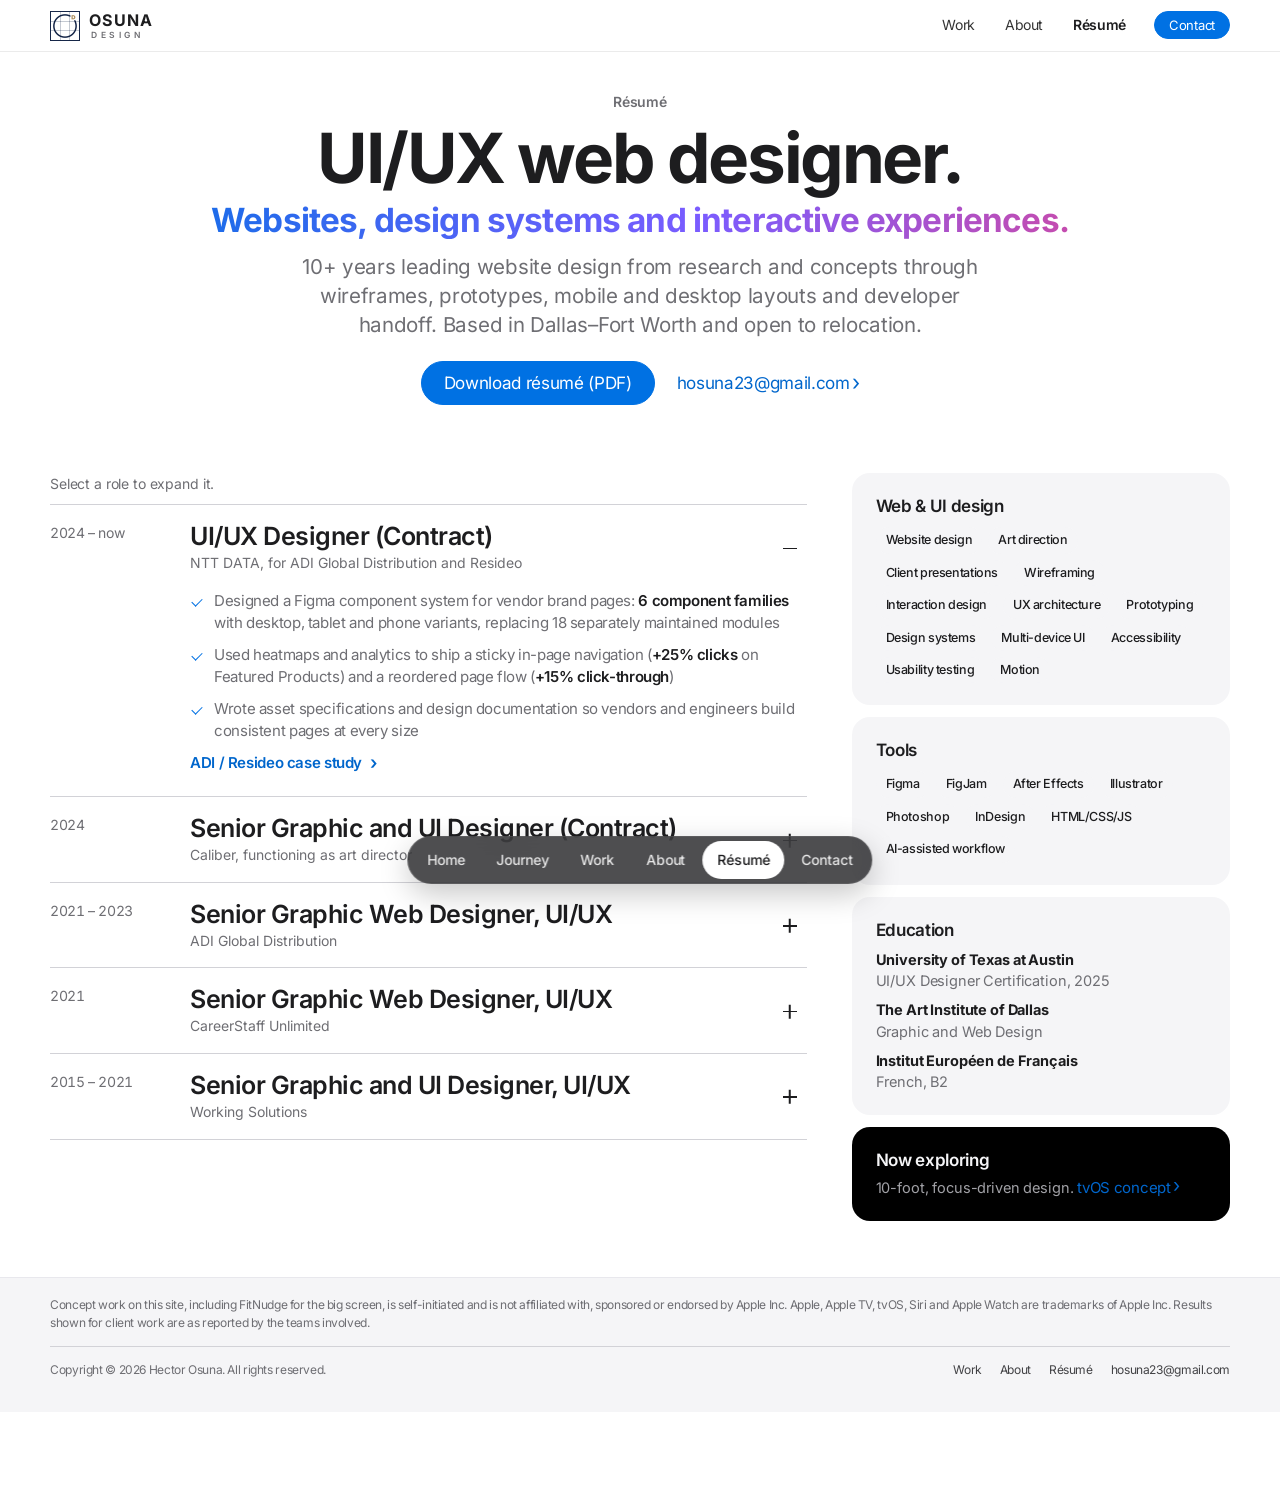
<file: resume.html>
<!DOCTYPE html>

<html lang="en">
<head>
<meta charset="utf-8"/>
<meta content="width=device-width,initial-scale=1" name="viewport"/>
<title>Résumé — Hector Osuna, UI/UX Web Designer</title>
<meta content="UI/UX web designer with 10+ years designing custom websites, design systems, prototypes and brand experiences for enterprise and consumer audiences." name="description"/>
<meta content="#ffffff" name="theme-color"/>
<link href="assets/favicon.svg" rel="icon" type="image/svg+xml"/>
<link href="assets/favicon.ico" rel="alternate icon"/>
<link href="assets/favicon-180.png" rel="apple-touch-icon"/>
<link as="font" crossorigin="" href="fonts/inter-latin-wght-normal.woff2" rel="preload" type="font/woff2"/>
<link href="css/site.css" rel="stylesheet"/>
<link href="css/dock.css" rel="stylesheet"/>
</head>
<body class="resume" id="top">
<a class="skip" href="#main">Skip to content</a>
<header class="nav">
<div class="wrap nav__in">
<a aria-label="Osuna Design, home" class="nav__brand" href="index.html"><img alt="" height="30" src="assets/osuna-mark.png" width="30"/><span aria-hidden="true" class="nav__word"><b>OSUNA</b><small>DESIGN</small></span></a>
<button aria-expanded="false" aria-label="Menu" class="nav__toggle"><span></span><span></span></button>
<nav aria-label="Main" class="nav__links">
<a href="index.html#work">Work</a>

<a href="about.html">About</a>
<a aria-current="page" href="resume.html">Résumé</a>
<a class="btn btn--solid btn--sm" href="mailto:hosuna23@gmail.com">Contact</a>
</nav>
</div>
</header>
<main id="main">
<section class="case-hero" style="padding-bottom:12px">
<div class="wrap">
<span class="label">Résumé</span>
<h1 style="font-size:clamp(40px,5.4vw,72px)">UI/UX web designer.</h1>
<p class="sub">Websites, design systems and interactive experiences.</p>
<p class="lead">10+ years leading website design from research and concepts through wireframes, prototypes, mobile and desktop layouts and developer handoff. Based in Dallas–Fort Worth and open to relocation.</p>
<div class="ctas"><a class="btn btn--solid" href="assets/Hector-Osuna-Resume.pdf" rel="noopener" target="_blank">Download résumé (PDF)</a><a class="more" href="mailto:hosuna23@gmail.com">hosuna23@gmail.com <span aria-hidden="true" class="chev">›</span></a></div>
</div>
</section>
<section class="band band--tight">
<div class="wrap split" style="grid-template-columns:minmax(0,1.6fr) minmax(0,.8fr)">
<div>
<p class="small" style="margin-bottom:10px">Select a role to expand it.</p>
<div class="timeline">
<div class="job is-open"><div class="job__when">2024 – now</div><div>
<button aria-expanded="true" class="job__btn"><span><b>UI/UX Designer (Contract)</b><small>NTT DATA, for ADI Global Distribution and Resideo</small></span><span aria-hidden="true" class="pm"></span></button>
<div class="job__body"><div><div class="inner"><ul class="ticks">
<li>Designed a Figma component system for vendor brand pages: <b>6 component families</b> with desktop, tablet and phone variants, replacing 18 separately maintained modules</li>
<li>Used heatmaps and analytics to ship a sticky in-page navigation (<b>+25% clicks</b> on Featured Products) and a reordered page flow (<b>+15% click-through</b>)</li>
<li>Wrote asset specifications and design documentation so vendors and engineers build consistent pages at every size</li>
</ul><a class="tlink" href="adi-resideo.html" style="margin-top:10px">ADI / Resideo case study</a></div></div></div></div></div>
<div class="job"><div class="job__when">2024</div><div>
<button aria-expanded="false" class="job__btn"><span><b>Senior Graphic and UI Designer (Contract)</b><small>Caliber, functioning as art director</small></span><span aria-hidden="true" class="pm"></span></button>
<div class="job__body"><div><div class="inner"><ul class="ticks">
<li>Landing experiences and campaign assets that increased engagement by <b>45%</b> and customer interaction by <b>20%</b></li>
<li>Set up the creative request, review and approval process for three lines of business</li>
<li>Created a color system for Auto Care, Collision and Auto Glass, and logo guidelines for two training programs</li>
</ul><a class="tlink" href="caliber.html" style="margin-top:10px">Caliber case study</a></div></div></div></div></div>
<div class="job"><div class="job__when">2021 – 2023</div><div>
<button aria-expanded="false" class="job__btn"><span><b>Senior Graphic Web Designer, UI/UX</b><small>ADI Global Distribution</small></span><span aria-hidden="true" class="pm"></span></button>
<div class="job__body"><div><div class="inner"><ul class="ticks">
<li>Responsive landing pages and interactive elements in Figma: <b>+25%</b> landing-page engagement</li>
<li>Responsive and accessibility improvements: <b>−55%</b> bounce rate, <b>+15%</b> user satisfaction</li>
<li>Usability testing and analytics across desktop and mobile: <b>+10%</b> interactions and conversions</li>
</ul></div></div></div></div></div>
<div class="job"><div class="job__when">2021</div><div>
<button aria-expanded="false" class="job__btn"><span><b>Senior Graphic Web Designer, UI/UX</b><small>CareerStaff Unlimited</small></span><span aria-hidden="true" class="pm"></span></button>
<div class="job__body"><div><div class="inner"><ul class="ticks">
<li>Persona research and IA that reduced <b>10 top-level menu items to 3</b> audience paths</li>
<li>Wireframes, clickable prototypes, usability feedback and developer handoff</li>
<li><b>80%</b> faster page loads; an RFP landing page that helped win <b>two client contracts</b></li>
</ul><a class="tlink" href="careerstaff.html" style="margin-top:10px">CareerStaff case study</a></div></div></div></div></div>
<div class="job"><div class="job__when">2015 – 2021</div><div>
<button aria-expanded="false" class="job__btn"><span><b>Senior Graphic and UI Designer, UI/UX</b><small>Working Solutions</small></span><span aria-hidden="true" class="pm"></span></button>
<div class="job__body"><div><div class="inner"><ul class="ticks">
<li>Visual and digital design for a rebrand recognized by the <b>REBRAND® 100 Global Awards</b></li>
<li>Analytics-led navigation and content changes: <b>+26%</b> web traffic, <b>+87%</b> searchability, <b>+338%</b> organic traffic</li>
</ul><a class="tlink" href="working-solutions.html" style="margin-top:10px">Working Solutions case study</a></div></div></div></div></div>
</div>
</div>
<aside class="stack" style="--s:12px">
<div class="card"><h2 class="h4" style="margin-bottom:10px">Web &amp; UI design</h2><div class="chips"><span class="chip">Website design</span><span class="chip">Art direction</span><span class="chip">Client presentations</span><span class="chip">Wireframing</span><span class="chip">Interaction design</span><span class="chip">UX architecture</span><span class="chip">Prototyping</span><span class="chip">Design systems</span><span class="chip">Multi-device UI</span><span class="chip">Accessibility</span><span class="chip">Usability testing</span><span class="chip">Motion</span></div></div>
<div class="card"><h2 class="h4" style="margin-bottom:10px">Tools</h2><div class="chips"><span class="chip">Figma</span><span class="chip">FigJam</span><span class="chip">After Effects</span><span class="chip">Illustrator</span><span class="chip">Photoshop</span><span class="chip">InDesign</span><span class="chip">HTML/CSS/JS</span><span class="chip">AI-assisted workflow</span></div></div>
<div class="card"><h2 class="h4" style="margin-bottom:8px">Education</h2><p><b style="color:var(--ink)">University of Texas at Austin</b><br/>UI/UX Designer Certification, 2025</p><p style="margin-top:8px"><b style="color:var(--ink)">The Art Institute of Dallas</b><br/>Graphic and Web Design</p><p style="margin-top:8px"><b style="color:var(--ink)">Institut Européen de Français</b><br/>French, B2</p></div>
<div class="card card--dark"><h2 class="h4">Now exploring</h2><p>10-foot, focus-driven design. <a class="more" href="tvos.html" style="font-size:15px">tvOS concept <span aria-hidden="true" class="chev">›</span></a></p></div>
</aside>
</div>
</section>
</main>
<footer class="footer">
<div class="wrap">
<p class="footer__note">Concept work on this site, including FitNudge for the big screen, is self-initiated and is not affiliated with, sponsored or endorsed by Apple Inc. Apple, Apple TV, tvOS, Siri and Apple Watch are trademarks of Apple Inc. Results shown for client work are as reported by the teams involved.</p>
<div class="footer__in">
<span>Copyright © <span data-year=""></span> Hector Osuna. All rights reserved.</span>
<nav aria-label="Footer"><a href="index.html#work">Work</a><a href="about.html">About</a><a href="resume.html">Résumé</a><a href="mailto:hosuna23@gmail.com">hosuna23@gmail.com</a></nav>
</div>
</div>
</footer>
<script src="js/site.js"></script>
<script src="js/dock.js"></script>
</body>
</html>
</file>
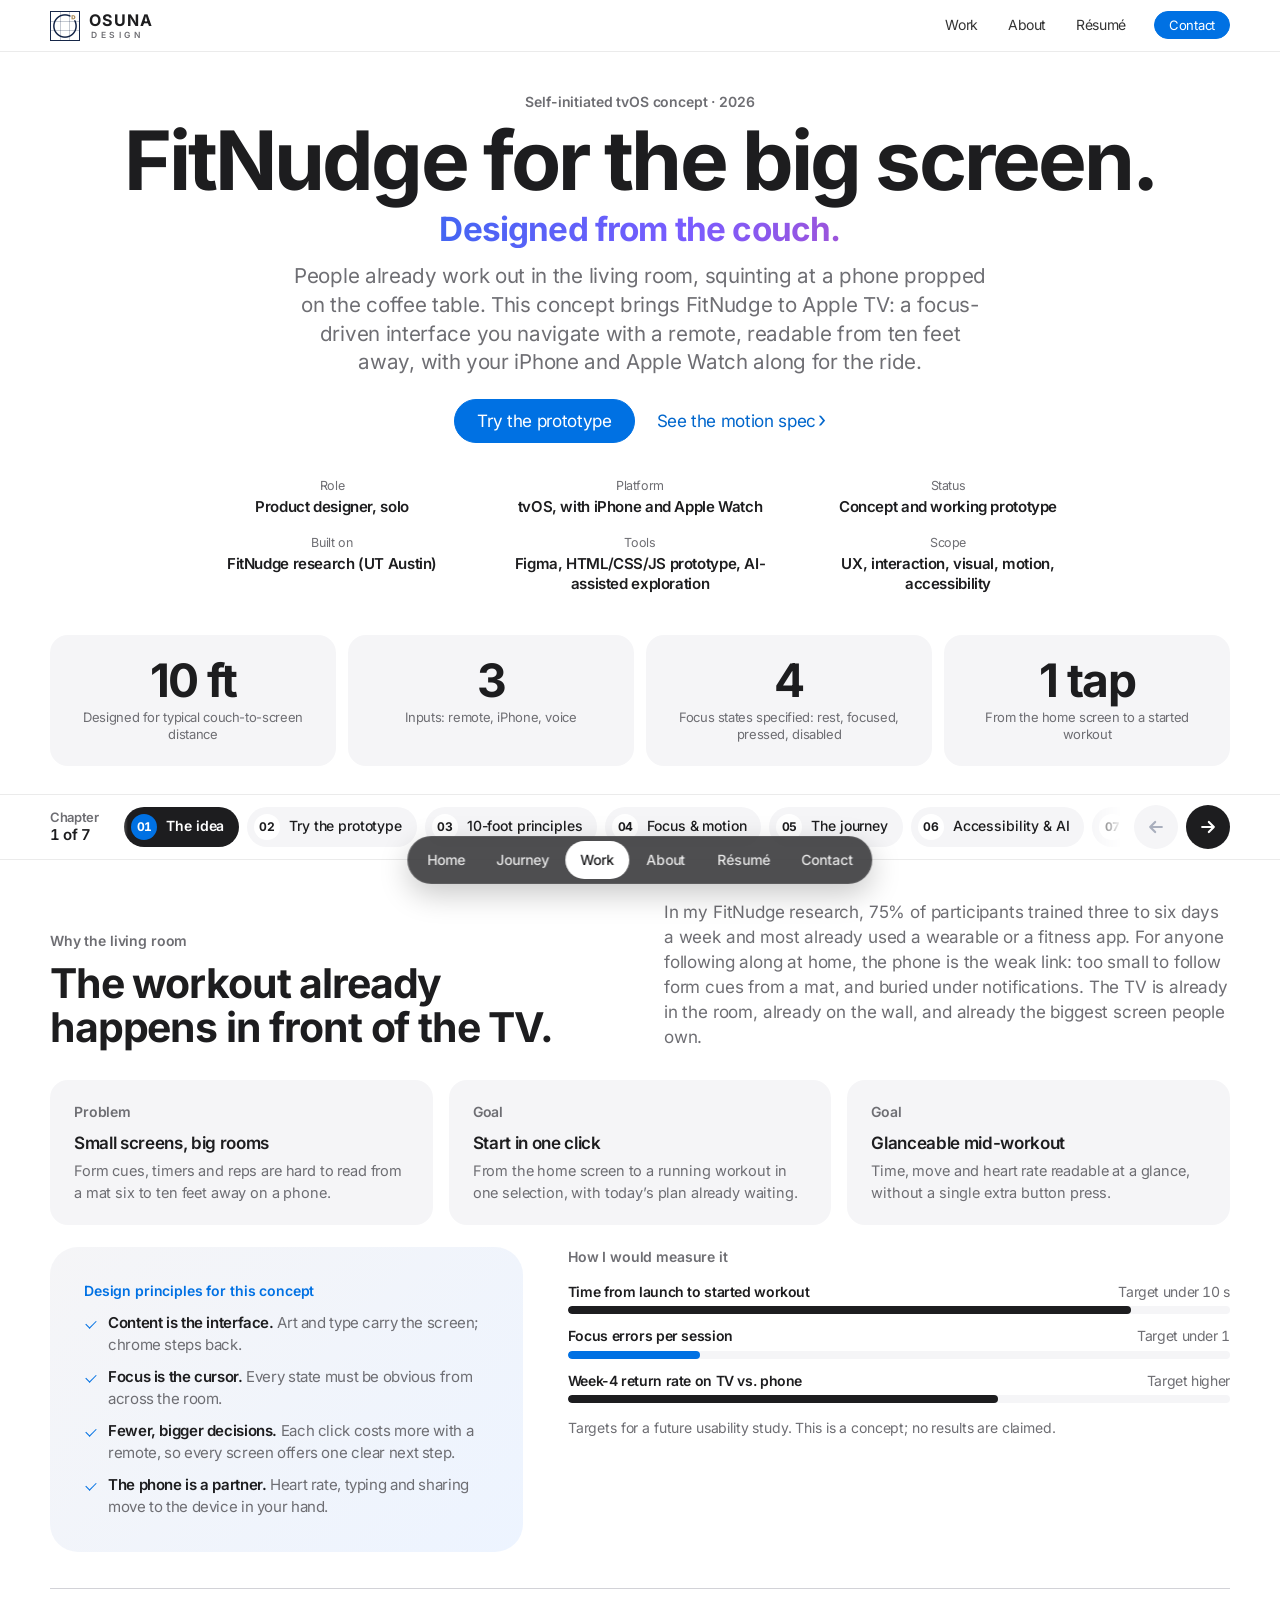
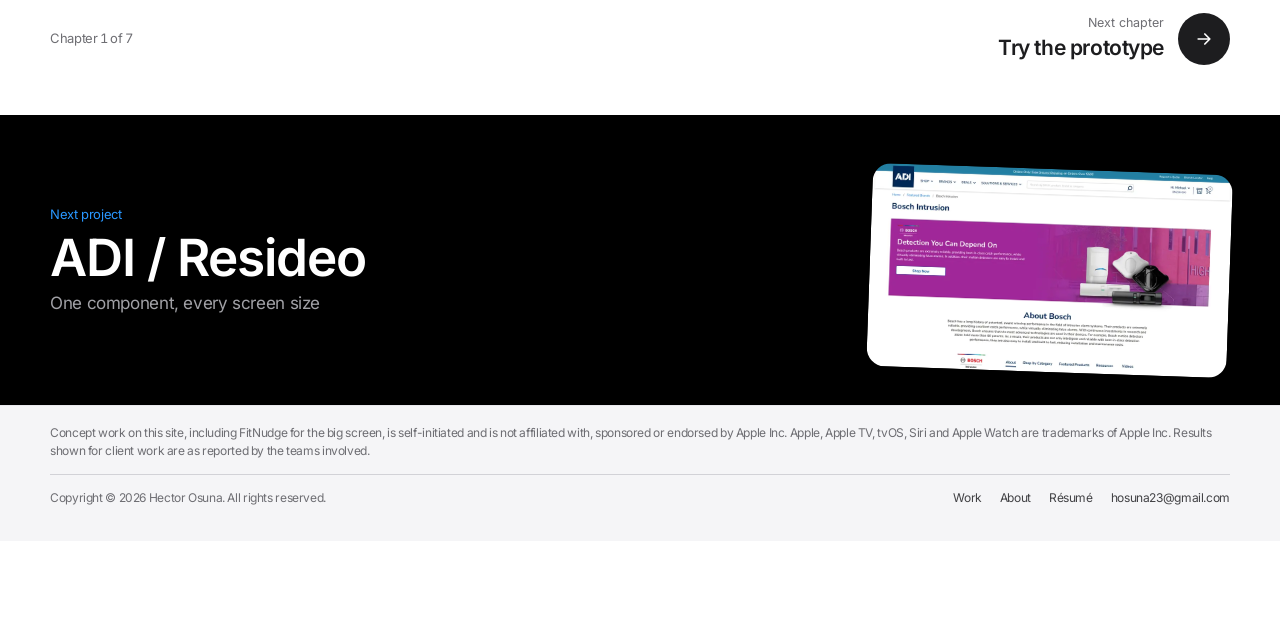
<file: tvos.html>
<!DOCTYPE html>

<html lang="en">
<head>
<meta charset="utf-8"/>
<meta content="width=device-width,initial-scale=1" name="viewport"/>
<title>FitNudge for the big screen — tvOS concept by Hector Osuna</title>
<meta content="A self-initiated tvOS concept: a focus-driven fitness experience for the living room, with an interactive prototype, motion spec and accessibility plan." name="description"/>
<meta content="#ffffff" name="theme-color"/>
<link href="assets/favicon.svg" rel="icon" type="image/svg+xml"/>
<link href="assets/favicon.ico" rel="alternate icon"/>
<link href="assets/favicon-180.png" rel="apple-touch-icon"/>
<link as="font" crossorigin="" href="fonts/inter-latin-wght-normal.woff2" rel="preload" type="font/woff2"/>
<link href="css/site.css" rel="stylesheet"/>
<link href="css/dock.css" rel="stylesheet"/>
</head>
<body class="case" id="top">
<a class="skip" href="#main">Skip to content</a>
<header class="nav">
<div class="wrap nav__in">
<a aria-label="Osuna Design, home" class="nav__brand" href="index.html"><img alt="" height="30" src="assets/osuna-mark.png" width="30"/><span aria-hidden="true" class="nav__word"><b>OSUNA</b><small>DESIGN</small></span></a>
<button aria-expanded="false" aria-label="Menu" class="nav__toggle"><span></span><span></span></button>
<nav aria-label="Main" class="nav__links">
<a href="index.html#work">Work</a>

<a href="about.html">About</a>
<a href="resume.html">Résumé</a>
<a class="btn btn--solid btn--sm" href="mailto:hosuna23@gmail.com">Contact</a>
</nav>
</div>
</header>
<main id="main">
<section class="case-hero">
<div class="wrap">
<span class="label" style="margin-bottom:6px">Self-initiated tvOS concept · 2026</span>
<div class="case-hero__grid">
<div>
<h1>FitNudge for the big screen.</h1>
<p class="sub">Designed from the couch.</p>
<p class="lead">People already work out in the living room, squinting at a phone propped on the coffee table. This concept brings FitNudge to Apple TV: a focus-driven interface you navigate with a remote, readable from ten feet away, with your iPhone and Apple Watch along for the ride.</p>
<div class="ctas"><a class="btn btn--solid" data-chapter="ch-2" href="#ch-2">Try the prototype</a><a class="more" data-chapter="ch-4" href="#ch-4">See the motion spec <span aria-hidden="true" class="chev">›</span></a></div>
</div>
<dl class="meta">
<div><dt>Role</dt><dd>Product designer, solo</dd></div>
<div><dt>Platform</dt><dd>tvOS, with iPhone and Apple Watch</dd></div>
<div><dt>Status</dt><dd>Concept and working prototype</dd></div>
<div><dt>Built on</dt><dd>FitNudge research (UT Austin)</dd></div>
<div><dt>Tools</dt><dd>Figma, HTML/CSS/JS prototype, AI-assisted exploration</dd></div>
<div><dt>Scope</dt><dd>UX, interaction, visual, motion, accessibility</dd></div>
</dl>
</div>
<div class="figures" style="--n:4">
<div class="figure"><strong>10 ft</strong><span>Designed for typical couch-to-screen distance</span></div>
<div class="figure"><strong data-count="3">3</strong><span>Inputs: remote, iPhone, voice</span></div>
<div class="figure"><strong data-count="4">4</strong><span>Focus states specified: rest, focused, pressed, disabled</span></div>
<div class="figure"><strong>1 tap</strong><span>From the home screen to a started workout</span></div>
</div>
</div>
</section>
<div data-chapters="">
<section class="chapter" data-title="The idea" id="ch-1">
<div class="wrap">
<div class="chapter__head" data-anim="">
<div><span class="label">Why the living room</span><h2 class="h2">The workout already happens in front of the TV.</h2></div>
<p class="body">In my FitNudge research, 75% of participants trained three to six days a week and most already used a wearable or a fitness app. For anyone following along at home, the phone is the weak link: too small to follow form cues from a mat, and buried under notifications. The TV is already in the room, already on the wall, and already the biggest screen people own.</p>
</div>
<div class="cols" data-anim="" style="--c:3">
<div class="card"><span class="label">Problem</span><h3 class="h4">Small screens, big rooms</h3><p>Form cues, timers and reps are hard to read from a mat six to ten feet away on a phone.</p></div>
<div class="card"><span class="label">Goal</span><h3 class="h4">Start in one click</h3><p>From the home screen to a running workout in one selection, with today’s plan already waiting.</p></div>
<div class="card"><span class="label">Goal</span><h3 class="h4">Glanceable mid-workout</h3><p>Time, move and heart rate readable at a glance, without a single extra button press.</p></div>
</div>
<div class="split" data-anim="" style="margin-top:22px">
<div class="lens"><span class="label">Design principles for this concept</span>
<ul class="ticks" style="margin-top:6px"><li><b>Content is the interface.</b> Art and type carry the screen; chrome steps back.</li><li><b>Focus is the cursor.</b> Every state must be obvious from across the room.</li><li><b>Fewer, bigger decisions.</b> Each click costs more with a remote, so every screen offers one clear next step.</li><li><b>The phone is a partner.</b> Heart rate, typing and sharing move to the device in your hand.</li></ul></div>
<div class="stack">
<span class="label" style="margin:0">How I would measure it</span>
<div class="bars">
<div class="bar" style="--i:0"><b>Time from launch to started workout</b><span>Target under 10 s</span><i style="--v:85%"></i></div>
<div class="bar alt" style="--i:1"><b>Focus errors per session</b><span>Target under 1</span><i style="--v:20%"></i></div>
<div class="bar" style="--i:2"><b>Week-4 return rate on TV vs. phone</b><span>Target higher</span><i style="--v:65%"></i></div>
</div>
<p class="small">Targets for a future usability study. This is a concept; no results are claimed.</p>
</div>
</div>
</div>
</section>
<section class="chapter" data-title="Try the prototype" hidden="" id="ch-2">
<div class="wrap">
<div class="chapter__head" data-anim="">
<div><span class="label">Interactive prototype</span><h2 class="h2">Pick up the remote.</h2></div>
<p class="body">Click the TV, then use your keyboard as a Siri Remote: arrow keys move focus, Return selects, Esc goes back, Space plays or pauses. Or use the remote on the right. Move your pointer over a focused card to feel the parallax.</p>
</div>
<div class="proto" data-anim="">
<div class="tv tv-proto" data-tv="" id="tvProto"></div>
<div aria-label="On-screen remote" class="remote" data-remote-for="tvProto">
<div class="pad">
<button aria-label="Up" data-k="u"><svg fill="none" height="14" stroke="currentColor" stroke-linecap="round" stroke-linejoin="round" stroke-width="2.6" style="transform:rotate(-90deg)" viewbox="0 0 24 24" width="14"><path d="M9 6l6 6-6 6"></path></svg></button><button aria-label="Left" data-k="l"><svg fill="none" height="14" stroke="currentColor" stroke-linecap="round" stroke-linejoin="round" stroke-width="2.6" style="transform:rotate(180deg)" viewbox="0 0 24 24" width="14"><path d="M9 6l6 6-6 6"></path></svg></button><button aria-label="Select" class="c" data-k="c"></button><button aria-label="Right" data-k="r"><svg fill="none" height="14" stroke="currentColor" stroke-linecap="round" stroke-linejoin="round" stroke-width="2.6" style="transform:rotate(0deg)" viewbox="0 0 24 24" width="14"><path d="M9 6l6 6-6 6"></path></svg></button><button aria-label="Down" data-k="d"><svg fill="none" height="14" stroke="currentColor" stroke-linecap="round" stroke-linejoin="round" stroke-width="2.6" style="transform:rotate(90deg)" viewbox="0 0 24 24" width="14"><path d="M9 6l6 6-6 6"></path></svg></button>
</div>
<div class="remote__row"><button aria-label="Back" data-k="back">‹</button><button aria-label="Home" data-k="home">⌂</button></div>
<div class="remote__row"><button aria-label="Play or pause" data-k="pp">▶︎❙❙</button></div>
<small>On-screen remote</small>
</div>
</div>
<div class="keys"><span><kbd>←</kbd><kbd>→</kbd><kbd>↑</kbd><kbd>↓</kbd> Move focus</span><span><kbd>Return</kbd> Select</span><span><kbd>Esc</kbd> Back</span><span><kbd>Space</kbd> Play / pause</span></div>
<p class="small" style="text-align:center;margin-top:10px">Try: Start a workout from the top shelf, open a program, then send a SharePlay invite.</p>
</div>
</section>
<section class="chapter" data-title="10-foot principles" hidden="" id="ch-3">
<div class="wrap">
<div class="chapter__head" data-anim="">
<div><span class="label">Designing for distance</span><h2 class="h2">Big type, safe edges, obvious focus.</h2></div>
<p class="body">I studied Apple’s Human Interface Guidelines for tvOS before drawing anything, then set the concept’s own rules. Turn on the overlay to see the title-safe area on the live prototype.</p>
</div>
<div class="split split--rev">
<div data-anim="">
<div class="tv" data-demo="" data-tv="" id="tvSafe"></div>
<label class="toggle card" style="margin-top:12px;padding:12px 16px"><span style="font-weight:600">Show the title-safe area</span><input data-safe-toggle="" type="checkbox"/></label>
</div>
<div class="stack" data-anim="">
<div class="note"><h3 class="h4">Legibility at ten feet</h3><p>Body text never goes below 29 pt on a 1920 × 1080 canvas, and titles sit at 57 pt and up. Light text on dark art, with a scrim wherever imagery runs behind type.</p></div>
<div class="note"><h3 class="h4">Safe areas</h3><p>Primary content stays 60 pt from the top and bottom and 80 pt from the sides, so nothing is cropped by overscan.</p></div>
<div class="note"><h3 class="h4">Focus is the cursor</h3><p>There is no pointer, so the focused item scales, lifts and catches light. Rows keep their horizontal position when you move up and down.</p></div>
<div class="note"><h3 class="h4">One remote, few buttons</h3><p>Swipe or arrow to move, click to select, Back to go up a level. Text entry and heart rate move to iPhone and Apple Watch.</p></div>
</div>
</div>
</div>
</section>
<section class="chapter" data-title="Focus &amp; motion" hidden="" id="ch-4">
<div class="wrap">
<div class="chapter__head" data-anim="">
<div><span class="label">Focus state lab</span><h2 class="h2">Tune the focus effect, see the spec.</h2></div>
<p class="body">Focus carries most of the interface, so I treated it like a component with tokens. Switch states, adjust scale, lift and timing, and move your pointer over the card for parallax. The spec on the right updates as you go.</p>
</div>
<div class="lab" data-anim="" data-lab="">
<div class="lab__stage"><div class="lab__card"><small>Up Next</small><b>Morning Mobility</b></div></div>
<div class="lab__panel">
<div class="seg" data-tabs="fstate"><button data-tab="rest">Rest</button><button aria-selected="true" data-tab="focus">Focused</button><button data-tab="press">Pressed</button></div>
<label><span>Focus scale <output for="scale"></output></span><input max="1.2" min="1" name="scale" step="0.01" type="range" value="1.1"/></label>
<label><span>Lift (shadow offset) <output for="lift"></output></span><input max="40" min="4" name="lift" step="1" type="range" value="24"/></label>
<label><span>Duration <output for="dur"></output></span><input max="600" min="100" name="dur" step="10" type="range" value="250"/></label>
<label class="toggle"><span>Parallax and sheen</span><input checked="" name="tilt" type="checkbox"/></label>
<label class="toggle"><span>Reduce Motion</span><input name="rm" type="checkbox"/></label>
<div aria-live="polite" class="lab__spec"></div>
</div>
</div>
<div class="table-wrap" data-anim="" style="margin-top:18px">
<table class="spec-table">
<thead><tr><th>Moment</th><th>Motion</th><th>Duration</th><th>Why</th></tr></thead>
<tbody>
<tr><td>Focus moves</td><td>Scale 1.0 → 1.1, shadow lifts, sheen follows touch</td><td>250 ms, ease-out</td><td>Fast enough to keep up with a swipe, slow enough to read</td></tr>
<tr><td>Click</td><td>Scale settles to 1.04, then returns</td><td>100 ms</td><td>Confirms the press without delaying the next screen</td></tr>
<tr><td>Row change</td><td>Rows slide up; top shelf fades and lifts away</td><td>550 ms</td><td>Keeps your place while revealing more content</td></tr>
<tr><td>Open details</td><td>Background blurs, content fades in over the art</td><td>400 ms</td><td>You stay in context and can step back with one button</td></tr>
<tr><td>Reduce Motion</td><td>No parallax or scale; focus shown by brightness and outline</td><td>Instant</td><td>Respects the system accessibility setting</td></tr>
</tbody>
</table>
</div>
</div>
</section>
<section class="chapter" data-title="The journey" hidden="" id="ch-5">
<div class="wrap">
<div class="chapter__head" data-anim="">
<div><span class="label">End to end</span><h2 class="h2">From the couch to cooldown.</h2></div>
<p class="body">The core journey, step by step. Each step names the device doing the work, because the best multi-device experiences hand off quietly.</p>
</div>
<div class="storyboard" data-anim="">
<figure><div class="mini" style="background:linear-gradient(135deg,#3B5BDB,#7A5CFF)"><b style="font-size:12px">Full-Body Strength</b><br/>Start · 30 min</div><figcaption><em>Apple TV</em><b>Today’s plan, waiting</b><span>The top shelf shows the next session in your program, so starting takes one click.</span></figcaption></figure>
<figure><div class="mini" style="background:#1D1D1F;display:grid;place-items:center"><span style="font-size:22px">⌚︎</span></div><figcaption><em>Apple Watch</em><b>Heart rate joins in</b><span>The watch connects as the workout starts. No pairing screens on the TV.</span></figcaption></figure>
<figure><div class="mini" style="background:#0B0D10;display:grid;place-items:center"><b style="font-size:20px;color:#C6F432">0:45</b></div><figcaption><em>Apple TV</em><b>Glanceable from the mat</b><span>Timer, move and heart rate at 10-foot sizes. Next move previews before it starts.</span></figcaption></figure>
<figure><div class="mini" style="background:linear-gradient(135deg,#E5458C,#FF6B35)"><b style="font-size:12px">SharePlay</b><br/>Family Challenge</div><figcaption><em>iPhone</em><b>Invite the household</b><span>Invites and typing happen on the phone; the TV stays clean.</span></figcaption></figure>
<figure><div class="mini" style="background:linear-gradient(135deg,#46B37A,#2EC4B6)"><b style="font-size:12px">Nice work</b><br/>214 kcal · 18 min</div><figcaption><em>All devices</em><b>Cooldown and nudge</b><span>A summary on TV, the streak on the phone, and tomorrow’s session queued.</span></figcaption></figure>
</div>
<div class="cols" data-anim="" style="--c:3;margin-top:18px">
<div class="card"><h3 class="h4">Hardware as part of the design</h3><p>Remote clickpad for navigation, Watch for biometrics, iPhone for text and sharing. Each device does what it is best at.</p></div>
<div class="card"><h3 class="h4">Shared screen, personal data</h3><p>Profiles switch from the top shelf. Heart rate and history stay with the person, not the TV.</p></div>
<div class="card"><h3 class="h4">Siri as a shortcut</h3><p>“Start my workout” skips straight to the timer. Voice is an accelerator, never the only path.</p></div>
</div>
</div>
</section>
<section class="chapter" data-title="Accessibility &amp; AI" hidden="" id="ch-6">
<div class="wrap">
<div class="split">
<div class="stack" data-anim="" style="--s:16px">
<div><span class="label">Built in, not bolted on</span><h2 class="h2">Accessible from the first sketch.</h2></div>
<ul class="ticks">
<li><b>VoiceOver</b> reads each card as title, length and progress, in visual order.</li>
<li><b>Reduce Motion</b> swaps parallax and scale for a brightness change and outline.</li>
<li><b>Bold Text and Increase Contrast</b> keep timers legible on bright art.</li>
<li><b>Captions on by default</b> for coaching, with audio descriptions of each move.</li>
<li><b>Low-impact alternatives</b> on every move, one click away.</li>
</ul>
</div>
<div class="stack" data-anim="" style="--s:12px">
<div class="card"><span class="label">Intelligence in the product</span><h3 class="h4">Adaptive, but explainable</h3><p>Up Next reorders based on what you skipped and how recent sessions felt. Each suggestion says why (“Lighter day after two strength sessions”) so it never feels random.</p></div>
<div class="card"><span class="label">AI in my process</span><h3 class="h4">More directions, faster</h3><p>I used AI tools to generate early layout and naming variations, draft VoiceOver labels and pressure-test edge cases. Every final decision, visual and line of copy was mine.</p></div>
</div>
</div>
</div>
</section>
<section class="chapter" data-title="What’s next" hidden="" id="ch-7">
<div class="wrap">
<div class="chapter__head" data-anim="">
<div><span class="label">Validation plan</span><h2 class="h2">What I would test next.</h2></div>
<p class="body">This is a concept, so the honest next step is to put it in front of people on a real TV. Here is the plan I would run.</p>
</div>
<div class="flow" data-anim="" style="--c:4">
<div class="flow__step" style="--i:0"><span class="flow__dot">1</span><h3 class="h4">Couch test</h3><p>Five participants, a TV at 10 feet, and the prototype driven by a Bluetooth remote.</p></div>
<div class="flow__step" style="--i:1"><span class="flow__dot">2</span><h3 class="h4">Observe</h3><p>Time to start, wrong turns, and whether people can read cues from a mat.</p></div>
<div class="flow__step" style="--i:2"><span class="flow__dot">3</span><h3 class="h4">Iterate</h3><p>Tune focus scale, type sizes and row order from what we see.</p></div>
<div class="flow__step" style="--i:3"><span class="flow__dot">4</span><h3 class="h4">Build natively</h3><p>Rebuild key screens in SwiftUI previews to test real focus behavior.</p></div>
</div>
<div class="card card--dark" data-anim="" style="margin-top:22px;padding:28px;text-align:center">
<p style="font-size:clamp(20px,2.2vw,28px);font-weight:600;letter-spacing:-.02em;color:#F5F5F7;max-width:40ch;margin:0 auto">I haven’t shipped a living-room product yet, so I designed one to learn the platform’s rules. I’d love to do it for real.</p>
<div class="ctas"><a class="btn btn--solid" href="mailto:hosuna23@gmail.com">Get in touch</a><a class="more" href="about.html">Why Apple <span aria-hidden="true" class="chev">›</span></a></div>
</div>
</div>
</section>
</div>
<a class="next-project" href="adi-resideo.html">
<div class="wrap next-project__in">
<div><small>Next project</small><b>ADI / Resideo</b><span class="k">One component, every screen size</span></div>
<figure><img alt="" loading="lazy" src="assets/adi-bosch-desktop.webp" style="object-position:top"/></figure>
</div>
</a>
</main>
<footer class="footer">
<div class="wrap">
<p class="footer__note">Concept work on this site, including FitNudge for the big screen, is self-initiated and is not affiliated with, sponsored or endorsed by Apple Inc. Apple, Apple TV, tvOS, Siri and Apple Watch are trademarks of Apple Inc. Results shown for client work are as reported by the teams involved.</p>
<div class="footer__in">
<span>Copyright © <span data-year=""></span> Hector Osuna. All rights reserved.</span>
<nav aria-label="Footer"><a href="index.html#work">Work</a><a href="about.html">About</a><a href="resume.html">Résumé</a><a href="mailto:hosuna23@gmail.com">hosuna23@gmail.com</a></nav>
</div>
</div>
</footer>
<script src="js/site.js"></script>
<script src="js/tv.js"></script>
<script>
(function(){var t=document.querySelector('[data-safe-toggle]'),tv=document.getElementById('tvSafe');if(t&&tv)t.addEventListener('change',function(){tv.classList.toggle('show-safe',t.checked)});})();
</script>
<script src="js/dock.js"></script>
</body>
</html>
</file>
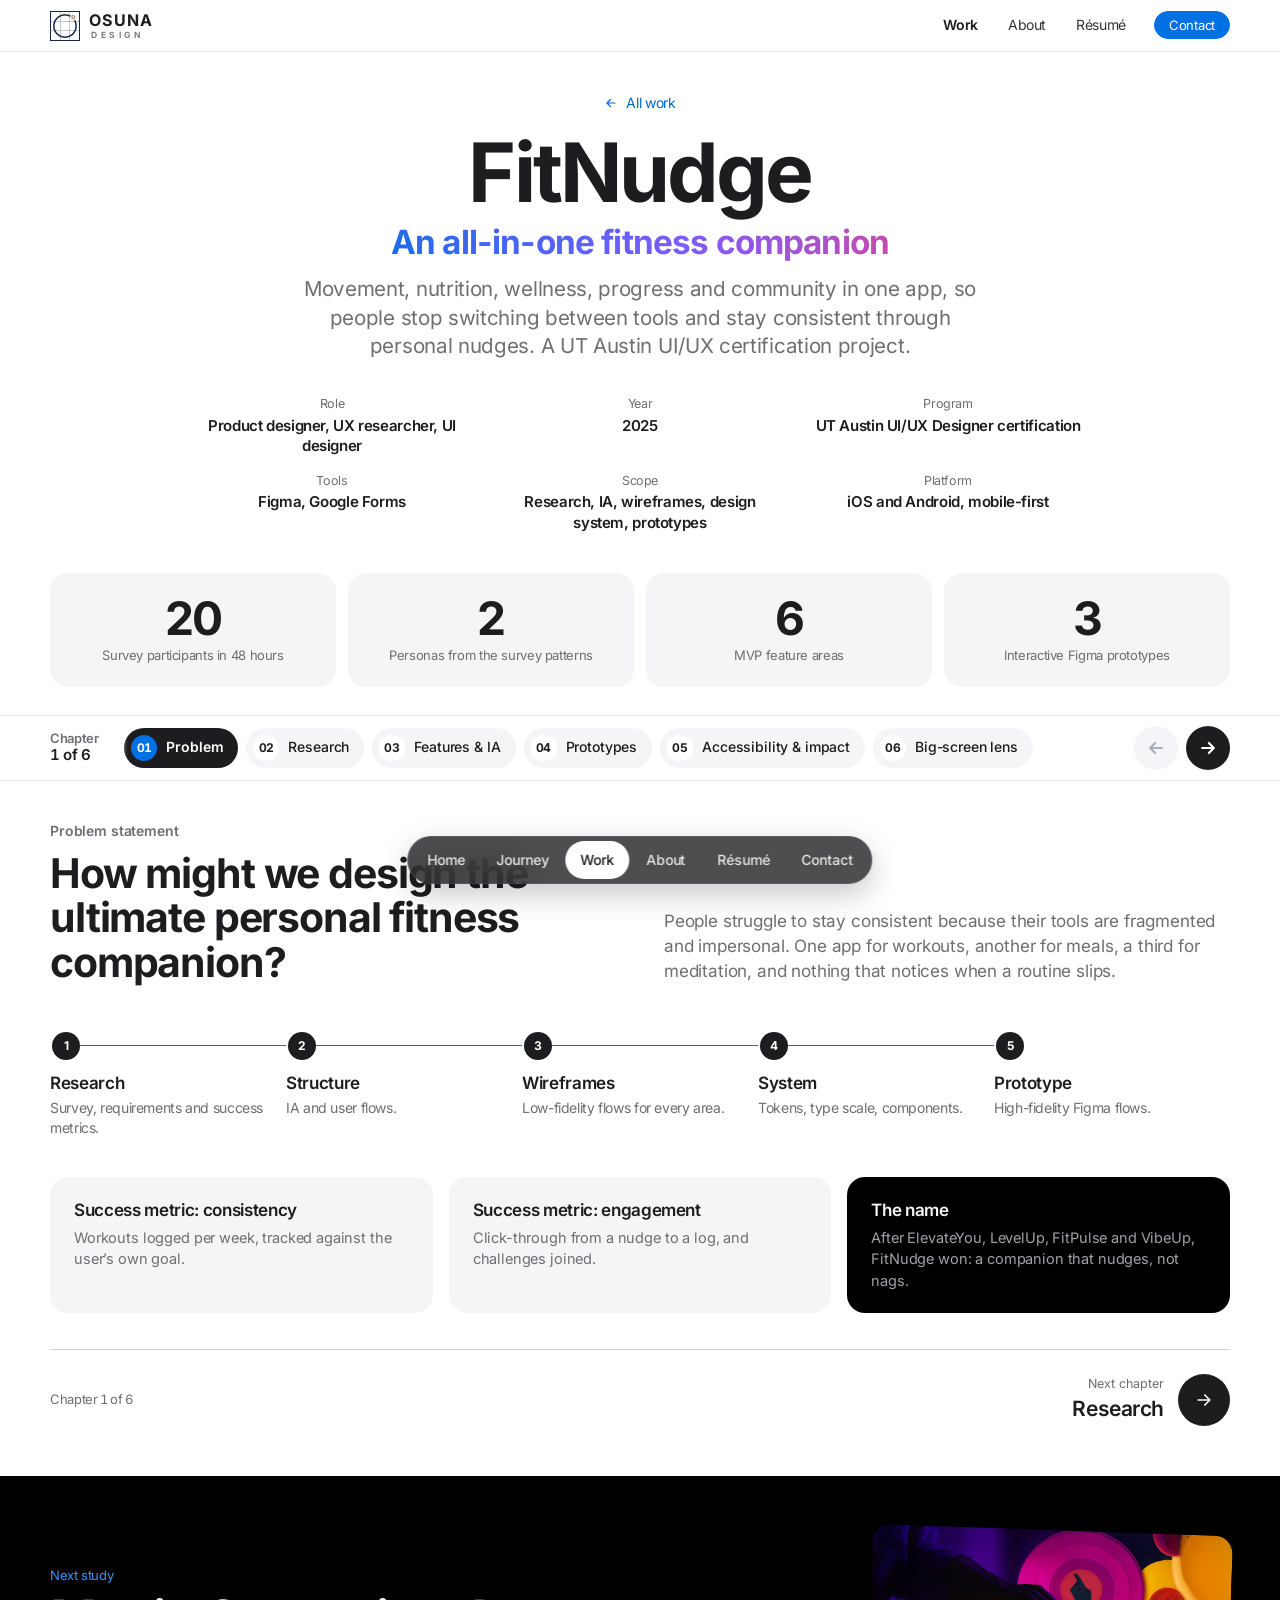
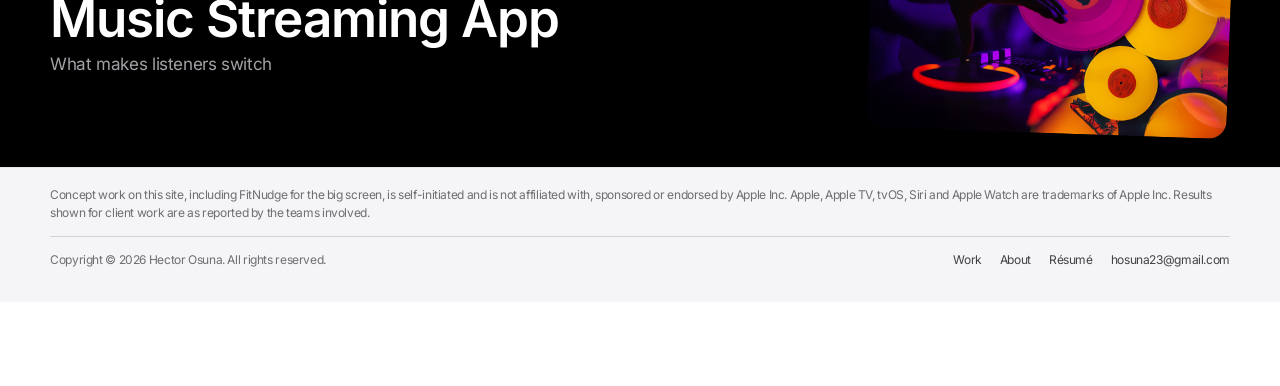
<file: ui-ux-fitnudge.html>
<!DOCTYPE html>

<html lang="en">
<head>
<meta charset="utf-8"/>
<meta content="width=device-width,initial-scale=1" name="viewport"/>
<title>FitNudge UI/UX case study — Hector Osuna</title>
<meta content="FitNudge: survey research, personas, information architecture and Figma prototypes for an all-in-one fitness app. UT Austin UI/UX certification." name="description"/>
<meta content="#ffffff" name="theme-color"/>
<link href="assets/favicon.svg" rel="icon" type="image/svg+xml"/>
<link href="assets/favicon.ico" rel="alternate icon"/>
<link href="assets/favicon-180.png" rel="apple-touch-icon"/>
<link as="font" crossorigin="" href="fonts/inter-latin-wght-normal.woff2" rel="preload" type="font/woff2"/>
<link href="css/site.css" rel="stylesheet"/>
<link href="css/dock.css" rel="stylesheet"/>
</head>
<body class="case" id="top">
<a class="skip" href="#main">Skip to content</a>
<header class="nav">
<div class="wrap nav__in">
<a aria-label="Osuna Design, home" class="nav__brand" href="index.html"><img alt="" height="30" src="assets/osuna-mark.png" width="30"/><span aria-hidden="true" class="nav__word"><b>OSUNA</b><small>DESIGN</small></span></a>
<button aria-expanded="false" aria-label="Menu" class="nav__toggle"><span></span><span></span></button>
<nav aria-label="Main" class="nav__links">
<a aria-current="page" href="index.html#work">Work</a>

<a href="about.html">About</a>
<a href="resume.html">Résumé</a>
<a class="btn btn--solid btn--sm" href="mailto:hosuna23@gmail.com">Contact</a>
</nav>
</div>
</header>
<main id="main">
<section class="case-hero">
<div class="wrap">
<a class="crumb" href="index.html#work"><svg aria-hidden="true" fill="none" stroke="currentColor" stroke-linecap="round" stroke-linejoin="round" stroke-width="2" viewbox="0 0 24 24"><path d="M19 12H5M11 6l-6 6 6 6"></path></svg>All work</a>
<div class="case-hero__grid">
<div>
<h1>FitNudge</h1>
<p class="sub">An all-in-one fitness companion</p>
<p class="lead">Movement, nutrition, wellness, progress and community in one app, so people stop switching between tools and stay consistent through personal nudges. A UT Austin UI/UX certification project.</p>
</div>
<dl class="meta">
<div><dt>Role</dt><dd>Product designer, UX researcher, UI designer</dd></div>
<div><dt>Year</dt><dd>2025</dd></div>
<div><dt>Program</dt><dd>UT Austin UI/UX Designer certification</dd></div>
<div><dt>Tools</dt><dd>Figma, Google Forms</dd></div>
<div><dt>Scope</dt><dd>Research, IA, wireframes, design system, prototypes</dd></div>
<div><dt>Platform</dt><dd>iOS and Android, mobile-first</dd></div>
</dl>
</div>
<div class="figures" style="--n:4">
<div class="figure"><strong data-count="20">20</strong><span>Survey participants in 48 hours</span></div>
<div class="figure"><strong data-count="2">2</strong><span>Personas from the survey patterns</span></div>
<div class="figure"><strong data-count="6">6</strong><span>MVP feature areas</span></div>
<div class="figure"><strong data-count="3">3</strong><span>Interactive Figma prototypes</span></div>
</div>
</div>
</section>
<div data-chapters="">
<section class="chapter" data-title="Problem" id="ch-1">
<div class="wrap">
<div class="chapter__head" data-anim="">
<div><span class="label">Problem statement</span><h2 class="h2">How might we design the ultimate personal fitness companion?</h2></div>
<p class="body">People struggle to stay consistent because their tools are fragmented and impersonal. One app for workouts, another for meals, a third for meditation, and nothing that notices when a routine slips.</p>
</div>
<div class="flow" data-anim="" style="--c:5">
<div class="flow__step" style="--i:0"><span class="flow__dot">1</span><h3 class="h4">Research</h3><p>Survey, requirements and success metrics.</p></div>
<div class="flow__step" style="--i:1"><span class="flow__dot">2</span><h3 class="h4">Structure</h3><p>IA and user flows.</p></div>
<div class="flow__step" style="--i:2"><span class="flow__dot">3</span><h3 class="h4">Wireframes</h3><p>Low-fidelity flows for every area.</p></div>
<div class="flow__step" style="--i:3"><span class="flow__dot">4</span><h3 class="h4">System</h3><p>Tokens, type scale, components.</p></div>
<div class="flow__step" style="--i:4"><span class="flow__dot">5</span><h3 class="h4">Prototype</h3><p>High-fidelity Figma flows.</p></div>
</div>
<div class="cols" data-anim="" style="--c:3;margin-top:20px">
<div class="card"><h3 class="h4">Success metric: consistency</h3><p>Workouts logged per week, tracked against the user’s own goal.</p></div>
<div class="card"><h3 class="h4">Success metric: engagement</h3><p>Click-through from a nudge to a log, and challenges joined.</p></div>
<div class="card card--dark"><h3 class="h4">The name</h3><p>After ElevateYou, LevelUp, FitPulse and VibeUp, FitNudge won: a companion that nudges, not nags.</p></div>
</div>
</div>
</section>
<section class="chapter" data-title="Research" hidden="" id="ch-2">
<div class="wrap">
<div class="chapter__head" data-anim="">
<div><span class="label">User research</span><h2 class="h2">Twenty people, forty-eight hours.</h2></div>
<p class="body">A Google Forms survey shared on Instagram, Discord and Facebook. 75% of participants were women and half were 25 to 35. Most already trained three or more days a week, so the problem wasn’t motivation to start but keeping it going.</p>
</div>
<div class="split">
<div class="card" data-anim="" style="padding:22px">
<span class="label">What participants told us</span>
<div class="bars">
<div class="bar" style="--i:0"><b>Train 3–6 days a week</b><span>75%</span><i style="--v:75%"></i></div>
<div class="bar alt" style="--i:1"><b>Don’t track nutrition</b><span>55%</span><i style="--v:55%"></i></div>
<div class="bar" style="--i:2"><b>Track nutrition</b><span>45%</span><i style="--v:45%"></i></div>
<div class="bar" style="--i:3"><b>Use fitness apps</b><span>35%</span><i style="--v:35%"></i></div>
<div class="bar" style="--i:4"><b>Use reward systems</b><span>35%</span><i style="--v:35%"></i></div>
<div class="bar" style="--i:5"><b>Have an accountability partner</b><span>25%</span><i style="--v:25%"></i></div>
<div class="bar" style="--i:6"><b>Have a coach</b><span>15%</span><i style="--v:15%"></i></div>
</div>
<a class="tlink" href="https://docs.google.com/forms/d/e/1FAIpQLSdjE2DbNEt9vTUiVBuJIlIOG8BJ8LylyXwkp6OnRPtDBx7w9Q/viewform" rel="noopener" style="margin-top:14px" target="_blank">View the survey <svg aria-hidden="true" fill="none" stroke="currentColor" stroke-linecap="round" stroke-linejoin="round" stroke-width="2" viewbox="0 0 24 24"><path d="M7 17 17 7M8 7h9v9"></path></svg></a>
</div>
<div data-anim="">
<div class="seg" data-tabs="per"><button aria-selected="true" data-tab="jess">Jessica, 29</button><button data-tab="adrian">Adrian, 31</button></div>
<div class="card persona" data-tabpanel="per:jess" style="margin-top:12px;padding:22px"><span class="persona__avatar">J</span><div><h3 class="h3">Jessica Brown</h3><p class="small">Marketing coordinator, Austin, TX</p>
<dl><dt>Routine</dt><dd>4–5 workouts a week, lifting and yoga, journals daily</dd><dt>Goals</dt><dd>Build muscle, lose fat, keep balance</dd><dt>Pain</dt><dd>Loses motivation without community; tracking feels like a chore</dd><dt>Wants</dt><dd>Mood tracking, dashboards, rewards</dd></dl></div></div>
<div class="card persona" data-tabpanel="per:adrian" hidden="" style="margin-top:12px;padding:22px"><span class="persona__avatar">A</span><div><h3 class="h3">Adrian Cruz</h3><p class="small">UX designer, Los Angeles, CA</p>
<dl><dt>Routine</dt><dd>4–5 lifting sessions a week; loves efficient tools</dd><dt>Goals</dt><dd>Gain muscle, avoid burnout and injury</dd><dt>Pain</dt><dd>Generic apps, poor wearable sync, over- or under-tracking</dd><dt>Wants</dt><dd>Clean UI, progress graphs, gym-specific libraries</dd></dl></div></div>
<div class="cols" style="--c:3;--g:10px;margin-top:12px">
<div class="note"><h3 class="h4">Routines break</h3><p>Consistency drops when schedules change.</p></div>
<div class="note"><h3 class="h4">Value unclear</h3><p>Cost vs. value, and progress isn’t visible.</p></div>
<div class="note"><h3 class="h4">App fatigue</h3><p>Low customization, too much switching.</p></div>
</div>
</div>
</div>
</div>
</section>
<section class="chapter" data-title="Features &amp; IA" hidden="" id="ch-3">
<div class="wrap">
<div class="chapter__head" data-anim="">
<div><span class="label">MVP and structure</span><h2 class="h2">Six areas, four tabs, one profile.</h2></div>
<p class="body">Every feature had to answer a research finding. The structure keeps the bottom navigation to four destinations, with personal programs one tap away.</p>
</div>
<div class="split">
<div class="cols keep-2" data-anim="" style="--c:2;--g:10px">
<div class="card"><h3 class="h4">Onboarding</h3><p>Goals, experience and preferences shape every recommendation.</p></div>
<div class="card"><h3 class="h4">Movement</h3><p>Plans, daily logs, weekly splits, progressive overload, wearable sync.</p></div>
<div class="card"><h3 class="h4">Nutrition</h3><p>Macro targets, meal logs, weekly check-ins, saved recipes.</p></div>
<div class="card"><h3 class="h4">Wellness</h3><p>Meditation, breathing, journal prompts, sleep tips.</p></div>
<div class="card"><h3 class="h4">Progress</h3><p>Calendar, trends, badges and challenges.</p></div>
<div class="card"><h3 class="h4">Community</h3><p>Friends, groups, monthly challenges, shared playlists.</p></div>
</div>
<div class="card" data-anim="" style="padding:24px">
<span class="label">Information architecture</span>
<div style="display:grid;gap:10px;margin-top:6px">
<div class="chip" style="justify-self:center">Profile</div>
<div style="display:grid;grid-template-columns:repeat(4,1fr);gap:8px;text-align:center">
<div style="background:var(--navy);color:#fff;border-radius:10px;padding:10px 4px;font-weight:600;font-size:14px">Programs</div>
<div style="background:var(--mist);border-radius:10px;padding:10px 4px;font-weight:600;font-size:14px">Progress</div>
<div style="background:var(--mist);border-radius:10px;padding:10px 4px;font-weight:600;font-size:14px">Library</div>
<div style="background:var(--mist);border-radius:10px;padding:10px 4px;font-weight:600;font-size:14px">Community</div>
</div>
<div style="display:grid;grid-template-columns:repeat(3,1fr);gap:8px;text-align:center;padding-top:10px;border-top:1px dashed var(--rule)">
<div style="border:1px solid var(--rule);border-radius:10px;padding:8px 4px;font-size:13.5px">My Movement</div>
<div style="border:1px solid var(--rule);border-radius:10px;padding:8px 4px;font-size:13.5px">My Nutrition</div>
<div style="border:1px solid var(--rule);border-radius:10px;padding:8px 4px;font-size:13.5px">My Wellbeing</div>
</div>
</div>
<p class="small" style="margin-top:14px">Bottom navigation with Profile at the top level. Programs opens the three personal areas.</p>
<a class="tlink" href="https://www.figma.com/proto/WpHs1OL1pxvpMgmox3JmTI/Capstone-Proj-Research?page-id=124%3A1046&amp;node-id=124-1047&amp;viewport=1511%2C566%2C0.25&amp;t=n5WUBvrK7TRAKCVX-1&amp;scaling=min-zoom&amp;content-scaling=fixed" rel="noopener" style="margin-top:10px" target="_blank">View the IA in Figma <svg aria-hidden="true" fill="none" stroke="currentColor" stroke-linecap="round" stroke-linejoin="round" stroke-width="2" viewbox="0 0 24 24"><path d="M7 17 17 7M8 7h9v9"></path></svg></a>
</div>
</div>
</div>
</section>
<section class="chapter" data-title="Prototypes" hidden="" id="ch-4">
<div class="wrap">
<div class="chapter__head" data-anim="">
<div><span class="label">Wireframes to high fidelity</span><h2 class="h2">Choose a flow, then try it in Figma.</h2></div>
<p class="body">A dark interface with a lime accent keeps workout screens readable in a bright gym and makes the next action obvious. Each flow links to its interactive prototype and wireframes.</p>
</div>
<div data-anim=""><div class="seg" data-tabs="proto"><button aria-selected="true" data-tab="on">Onboarding</button><button data-tab="mv">Movement</button><button data-tab="nu">Nutrition</button></div></div>
<div data-anim="" style="margin-top:16px">
<div class="split split--rev split--center" data-tabpanel="proto:on"><figure class="media" data-title="Onboarding" data-zoom="" style="aspect-ratio:2015/1167"><img alt="FitNudge onboarding screen with login and social sign-in" src="assets/ux/img/works/15/1.jpg"/></figure>
<div class="stack"><h3 class="h3">Onboarding</h3><p class="body">A simple three-step flow with social sign-in, clear input hierarchy and a success confirmation to set expectations.</p><div class="actions"><a class="btn btn--solid btn--sm" href="https://www.figma.com/proto/B6Sy3W6D9P41Tn1zrAX3lU/Web---Capstone-Project-Research-Audit-HJO?page-id=35230%3A24087&amp;node-id=35230-24141&amp;viewport=504%2C454%2C0.26&amp;t=nZVIvfUIJ1YbfPdW-1&amp;scaling=scale-down-width&amp;content-scaling=fixed" rel="noopener" target="_blank">Open prototype <svg aria-hidden="true" fill="none" stroke="currentColor" stroke-linecap="round" stroke-linejoin="round" stroke-width="2" viewbox="0 0 24 24"><path d="M7 17 17 7M8 7h9v9"></path></svg></a><a class="btn btn--ghost btn--sm" href="https://www.figma.com/proto/B6Sy3W6D9P41Tn1zrAX3lU/Capstone-Project-Research-Audit-HJO?page-id=35158%3A1646&amp;node-id=35158-1649&amp;viewport=304%2C45%2C0.05&amp;t=Q7dWO42oSVqzuHrM-1&amp;scaling=contain&amp;content-scaling=fixed" rel="noopener" target="_blank">Wireframes <svg aria-hidden="true" fill="none" stroke="currentColor" stroke-linecap="round" stroke-linejoin="round" stroke-width="2" viewbox="0 0 24 24"><path d="M7 17 17 7M8 7h9v9"></path></svg></a></div></div></div>
<div class="split split--rev split--center" data-tabpanel="proto:mv" hidden=""><figure class="media" data-title="Movement" data-zoom="" style="aspect-ratio:2015/1167"><img alt="FitNudge workout screen with video, set logging and notes" loading="lazy" src="assets/ux/img/works/15/2.jpg"/></figure>
<div class="stack"><h3 class="h3">Movement</h3><p class="body">Today’s workout, set logging, video and notes, with swipe to complete. Built for fast, focused sessions between sets.</p><div class="actions"><a class="btn btn--solid btn--sm" href="https://www.figma.com/proto/B6Sy3W6D9P41Tn1zrAX3lU/Web---Capstone-Project-Research-Audit-HJO?page-id=35230%3A25680&amp;node-id=35230-25712&amp;viewport=348%2C60%2C0.25&amp;t=C1TKmtALDPb3HSD3-1&amp;scaling=scale-down-width&amp;content-scaling=fixed" rel="noopener" target="_blank">Open prototype <svg aria-hidden="true" fill="none" stroke="currentColor" stroke-linecap="round" stroke-linejoin="round" stroke-width="2" viewbox="0 0 24 24"><path d="M7 17 17 7M8 7h9v9"></path></svg></a><a class="btn btn--ghost btn--sm" href="https://www.figma.com/proto/B6Sy3W6D9P41Tn1zrAX3lU/Capstone-Project-Research-Audit-HJO?page-id=35158%3A1792&amp;node-id=35158-1795&amp;viewport=304%2C45%2C0.05&amp;t=5R1V0k2TybF8RrAX-1&amp;scaling=min-zoom&amp;content-scaling=fixed" rel="noopener" target="_blank">Wireframes <svg aria-hidden="true" fill="none" stroke="currentColor" stroke-linecap="round" stroke-linejoin="round" stroke-width="2" viewbox="0 0 24 24"><path d="M7 17 17 7M8 7h9v9"></path></svg></a></div></div></div>
<div class="split split--rev split--center" data-tabpanel="proto:nu" hidden=""><figure class="media" data-title="Nutrition" data-zoom="" style="aspect-ratio:2015/1167"><img alt="FitNudge recipe screen with macros" loading="lazy" src="assets/ux/img/works/15/3.jpg"/></figure>
<div class="stack"><h3 class="h3">Nutrition</h3><p class="body">Logging for meals and weight, plus trend views for calories, macros and body metrics to reinforce the habit loop.</p><div class="actions"><a class="btn btn--solid btn--sm" href="https://www.figma.com/proto/B6Sy3W6D9P41Tn1zrAX3lU/Web---Capstone-Project-Research-Audit-HJO?page-id=35230%3A26876&amp;node-id=35230-26921&amp;viewport=225%2C60%2C0.37&amp;t=7U2d2qFyoCdVsE2s-1&amp;scaling=scale-down-width&amp;content-scaling=fixed" rel="noopener" target="_blank">Open prototype <svg aria-hidden="true" fill="none" stroke="currentColor" stroke-linecap="round" stroke-linejoin="round" stroke-width="2" viewbox="0 0 24 24"><path d="M7 17 17 7M8 7h9v9"></path></svg></a><a class="btn btn--ghost btn--sm" href="https://www.figma.com/proto/B6Sy3W6D9P41Tn1zrAX3lU/Capstone-Project-Research-Audit-HJO?page-id=35158%3A2396&amp;node-id=35158-2399&amp;viewport=118%2C45%2C0.05&amp;t=q4pOqJWZSBzVj8Ed-1&amp;scaling=scale-down-width&amp;content-scaling=fixed" rel="noopener" target="_blank">Wireframes <svg aria-hidden="true" fill="none" stroke="currentColor" stroke-linecap="round" stroke-linejoin="round" stroke-width="2" viewbox="0 0 24 24"><path d="M7 17 17 7M8 7h9v9"></path></svg></a></div></div></div>
</div>
<p class="small" style="margin-top:16px">More wireframes: <a class="tlink" href="https://www.figma.com/proto/B6Sy3W6D9P41Tn1zrAX3lU/Capstone-Project-Research-Audit-HJO?page-id=35158%3A3464&amp;node-id=35158-3468&amp;viewport=-758%2C-1272%2C0.25&amp;t=P4ISFLA67rUFdprZ-1&amp;scaling=scale-down-width&amp;content-scaling=fixed" rel="noopener" target="_blank">Wellness</a>   <a class="tlink" href="https://www.figma.com/proto/B6Sy3W6D9P41Tn1zrAX3lU/Capstone-Project-Research-Audit-HJO?page-id=35158%3A3528&amp;node-id=35223-2398&amp;viewport=-109%2C-1015%2C0.13&amp;t=8C4LpfVbCvhWIyf3-1&amp;scaling=scale-down-width&amp;content-scaling=fixed" rel="noopener" target="_blank">Community</a></p>
</div>
</section>
<section class="chapter" data-title="Accessibility &amp; impact" hidden="" id="ch-5">
<div class="wrap">
<div class="split">
<div class="stack" data-anim="" style="--s:16px">
<div><span class="label">Quality</span><h2 class="h2">Accessible by default, ready to test.</h2></div>
<ul class="ticks">
<li><b>WCAG-aligned contrast</b>, visible focus states and a semantic hierarchy</li>
<li><b>Thumb-friendly</b> tap targets and concise microcopy, mobile-first</li>
<li><b>Design tokens and components</b> with variants and constraints for speed and consistency</li>
</ul>
</div>
<div class="card card--dark" data-anim="" style="padding:26px">
<span class="label">Impact</span>
<p style="font-family:var(--f-display);font-weight:600;letter-spacing:-.01em;font-size:clamp(20px,2vw,26px);line-height:1.35;color:#fff">FitNudge folds fragmented tools into one personal, habit-forming experience, ready for usability testing and built to grow through nudges, progress feedback and community accountability.</p>
</div>
</div>
</div>
</section>
<section class="chapter" data-title="Big-screen lens" hidden="" id="ch-6">
<div class="wrap">
<div class="lens" data-anim="">
<div class="chapter__head" style="margin-bottom:18px"><div><span class="label">From phone to TV</span><h2 class="h2">This study became the tvOS concept.</h2></div><p class="body">FitNudge started as a mobile app. The research showed people training three to six days a week and most already relying on a wearable or app, so I took the same product to the biggest screen in the house and redesigned it for distance, focus and a remote.</p></div>
<div class="cols" style="--c:4;--g:12px"><div class="card" style="background:#fff"><h3 class="h4">Same research, new context</h3><p>Jessica and Adrian both train four to five times a week and want progress they can see.</p></div><div class="card" style="background:#fff"><h3 class="h4">What changed</h3><p>Logging moves to iPhone and Apple Watch; the TV shows only what you need mid-workout.</p></div><div class="card" style="background:#fff"><h3 class="h4">What stayed</h3><p>Personal plans, nudges and community challenges, now with SharePlay.</p></div><div class="card" style="background:#fff"><h3 class="h4">What I learned</h3><p>Designing for focus, not touch, forces fewer and clearer decisions on every screen.</p></div></div>
<a class="more" href="tvos.html" style="margin-top:16px">Open FitNudge for the big screen <span aria-hidden="true" class="chev">›</span></a>
</div>
</div>
</section>
</div>
<a class="next-project" href="music-streaming-app.html">
<div class="wrap next-project__in">
<div><small>Next study</small><b>Music Streaming App</b><span class="k">What makes listeners switch</span></div>
<figure><img alt="" loading="lazy" src="assets/ux/Music-Streaming-App-thumbnail.jpg"/></figure>
</div>
</a>
</main>
<footer class="footer">
<div class="wrap">
<p class="footer__note">Concept work on this site, including FitNudge for the big screen, is self-initiated and is not affiliated with, sponsored or endorsed by Apple Inc. Apple, Apple TV, tvOS, Siri and Apple Watch are trademarks of Apple Inc. Results shown for client work are as reported by the teams involved.</p>
<div class="footer__in">
<span>Copyright © <span data-year=""></span> Hector Osuna. All rights reserved.</span>
<nav aria-label="Footer"><a href="index.html#work">Work</a><a href="about.html">About</a><a href="resume.html">Résumé</a><a href="mailto:hosuna23@gmail.com">hosuna23@gmail.com</a></nav>
</div>
</div>
</footer>
<script src="js/site.js"></script>
<script src="js/dock.js"></script>
</body>
</html>
</file>
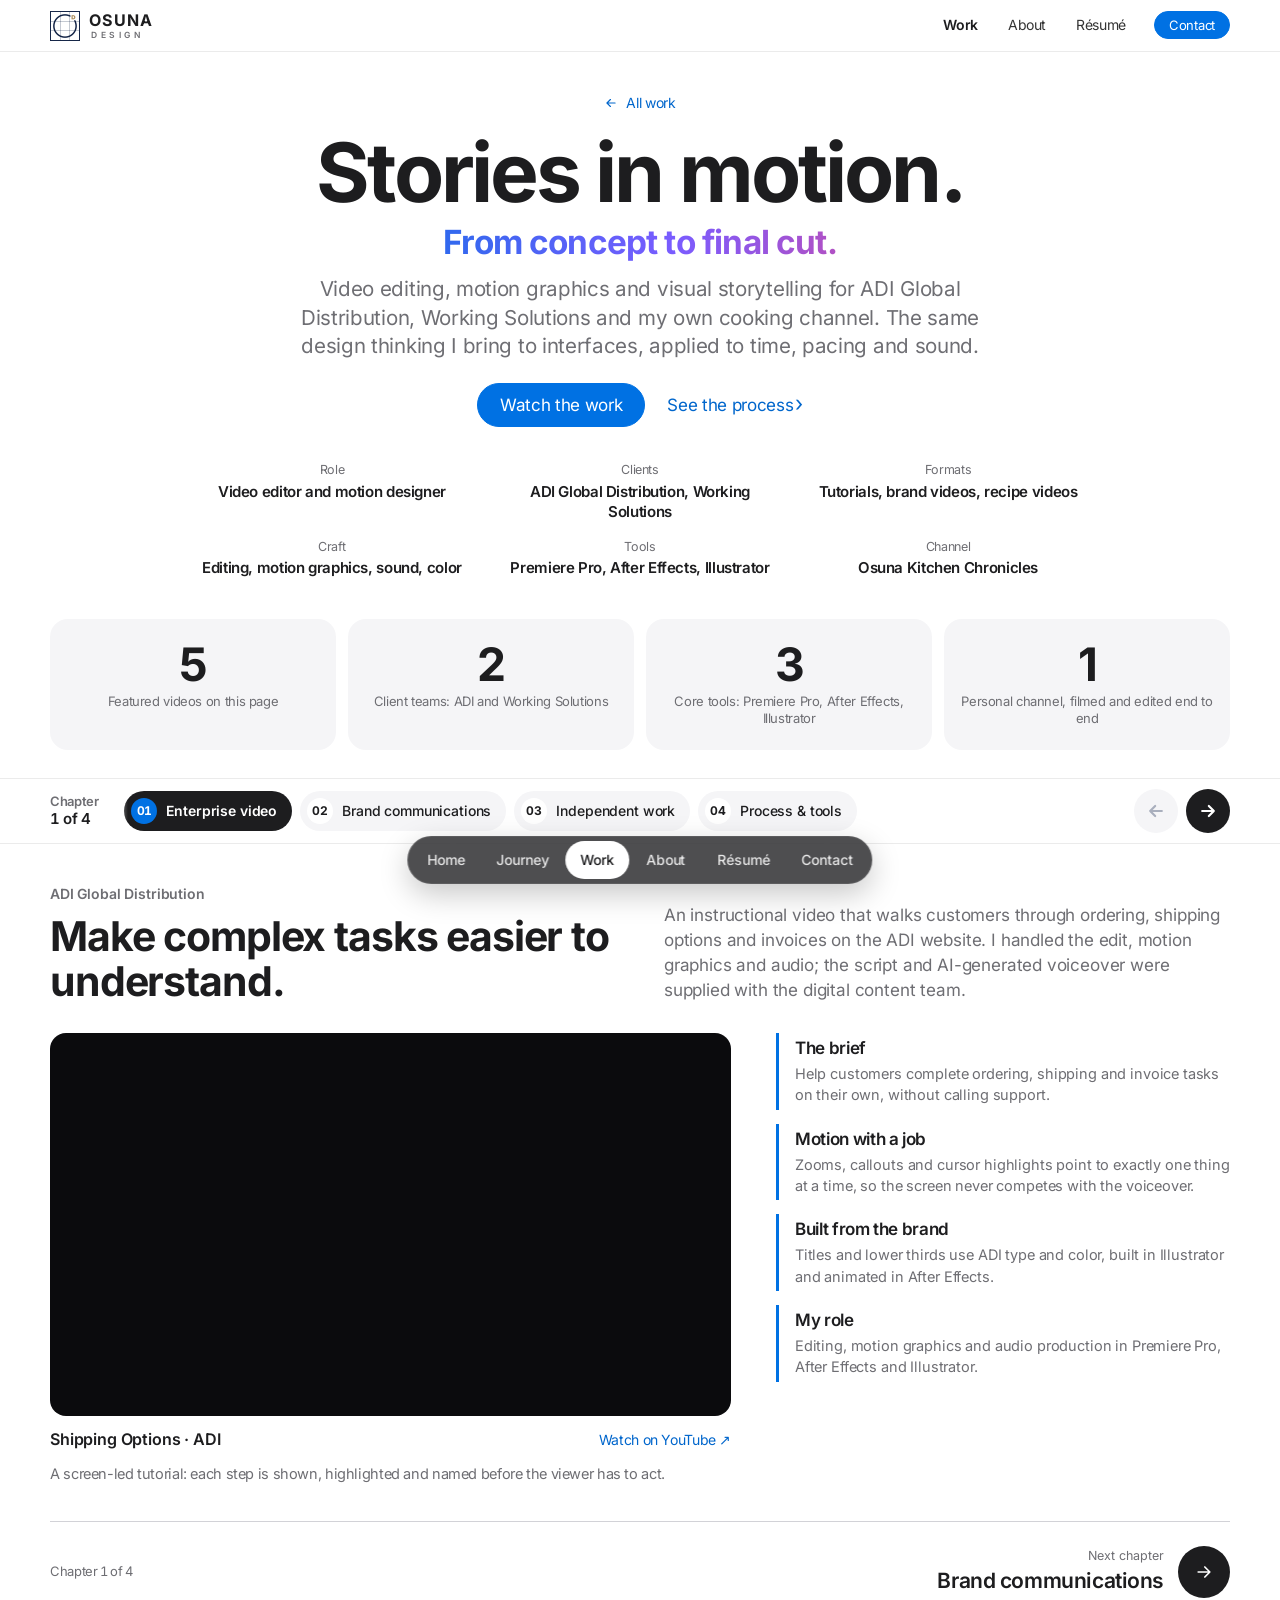
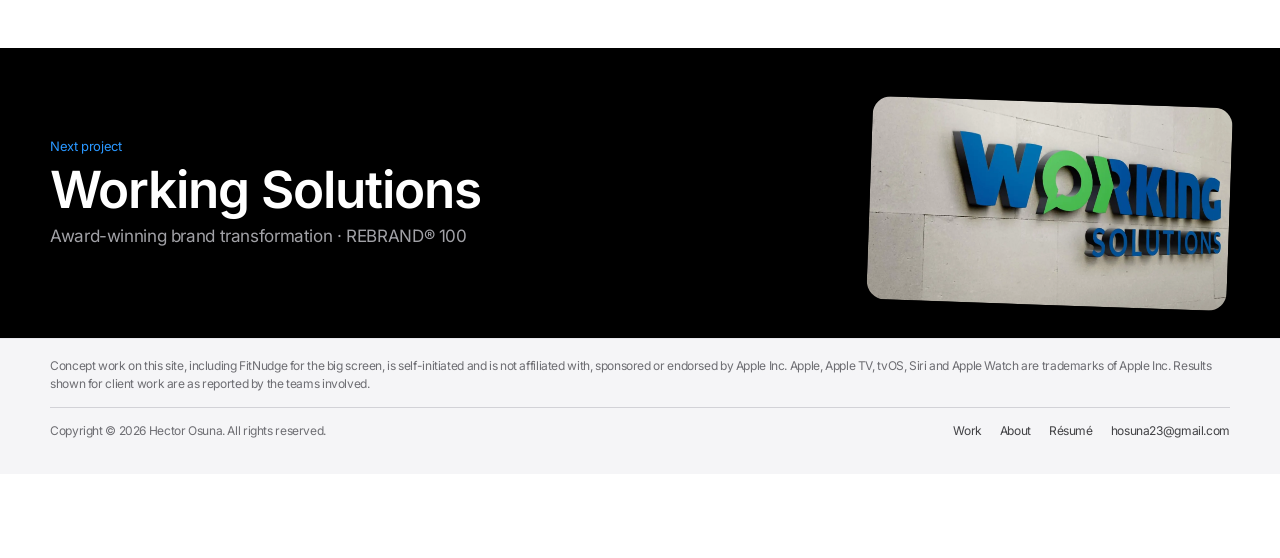
<file: video-editing.html>
<!DOCTYPE html>

<html lang="en">
<head>
<meta charset="utf-8"/>
<meta content="width=device-width,initial-scale=1" name="viewport"/>
<title>Video Editing &amp; Motion Design — Hector Osuna</title>
<meta content="Video editing, motion graphics, and storytelling work for ADI Global Distribution, Working Solutions, and personal cooking content." name="description"/>
<meta content="#ffffff" name="theme-color"/>
<meta content="strict-origin-when-cross-origin" name="referrer"/>
<link href="assets/favicon.svg" rel="icon" type="image/svg+xml"/>
<link href="assets/favicon.ico" rel="alternate icon"/>
<link href="assets/favicon-180.png" rel="apple-touch-icon"/>
<link as="font" crossorigin="" href="fonts/inter-latin-wght-normal.woff2" rel="preload" type="font/woff2"/>
<link href="css/site.css" rel="stylesheet"/>
<link href="css/dock.css" rel="stylesheet"/>
<style>
/* Video case study: page-only styles for the YouTube players (everything else uses css/site.css). */
.video-card{display:grid;gap:12px;align-content:start}
.video-card__meta{display:flex;justify-content:space-between;align-items:baseline;gap:12px;flex-wrap:wrap}
.video-card__meta b{font-size:16px;font-weight:600;letter-spacing:-.01em}
.video-card__meta a{font-size:14px;color:var(--link,#0066cc);white-space:nowrap}
.video-card__meta a:hover{text-decoration:underline}
.video-card p{font-size:14.5px;color:var(--slate)}
.video-card .video-frame{margin:0}
.video-split{grid-template-columns:minmax(0,1.5fr) minmax(0,1fr)}
.video-pair{display:grid;grid-template-columns:repeat(2,minmax(0,1fr));gap:22px}
@media(max-width:760px){.video-pair,.video-split{grid-template-columns:1fr}}
</style></head>
<body class="case" id="top">
<a class="skip" href="#main">Skip to content</a>
<header class="nav">
<div class="wrap nav__in">
<a aria-label="Osuna Design, home" class="nav__brand" href="index.html"><img alt="" height="30" src="assets/osuna-mark.png" width="30"/><span aria-hidden="true" class="nav__word"><b>OSUNA</b><small>DESIGN</small></span></a>
<button aria-expanded="false" aria-label="Menu" class="nav__toggle"><span></span><span></span></button>
<nav aria-label="Main" class="nav__links">
<a aria-current="page" href="index.html#work">Work</a>
<a href="about.html">About</a>
<a href="resume.html">Résumé</a>
<a class="btn btn--solid btn--sm" href="mailto:hosuna23@gmail.com">Contact</a>
</nav>
</div>
</header>
<main id="main">
<section class="case-hero">
<div class="wrap">
<a class="crumb" href="index.html#work"><svg aria-hidden="true" fill="none" stroke="currentColor" stroke-linecap="round" stroke-linejoin="round" stroke-width="2" viewBox="0 0 24 24"><path d="M19 12H5M11 6l-6 6 6 6"></path></svg>All work</a>
<div class="case-hero__grid">
<div>
<h1>Stories in motion.</h1>
<p class="sub">From concept to final cut.</p>
<p class="lead">Video editing, motion graphics and visual storytelling for ADI Global Distribution, Working Solutions and my own cooking channel. The same design thinking I bring to interfaces, applied to time, pacing and sound.</p>
<div class="ctas"><a class="btn btn--solid" data-chapter="ch-1" href="#ch-1">Watch the work</a><a class="more" data-chapter="ch-4" href="#ch-4">See the process <span aria-hidden="true" class="chev">›</span></a></div>
</div>
<dl class="meta">
<div><dt>Role</dt><dd>Video editor and motion designer</dd></div>
<div><dt>Clients</dt><dd>ADI Global Distribution, Working Solutions</dd></div>
<div><dt>Formats</dt><dd>Tutorials, brand videos, recipe videos</dd></div>
<div><dt>Craft</dt><dd>Editing, motion graphics, sound, color</dd></div>
<div><dt>Tools</dt><dd>Premiere Pro, After Effects, Illustrator</dd></div>
<div><dt>Channel</dt><dd>Osuna Kitchen Chronicles</dd></div>
</dl>
</div>
<div class="figures" style="--n:4">
<div class="figure"><strong data-count="5">5</strong><span>Featured videos on this page</span></div>
<div class="figure"><strong data-count="2">2</strong><span>Client teams: ADI and Working Solutions</span></div>
<div class="figure"><strong data-count="3">3</strong><span>Core tools: Premiere Pro, After Effects, Illustrator</span></div>
<div class="figure"><strong>1</strong><span>Personal channel, filmed and edited end to end</span></div>
</div>
</div>
</section>

<div data-chapters="">

<section class="chapter" data-title="Enterprise video" id="ch-1">
<div class="wrap">
<div class="chapter__head" data-anim="">
<div><span class="label">ADI Global Distribution</span><h2 class="h2">Make complex tasks easier to understand.</h2></div>
<p class="body">An instructional video that walks customers through ordering, shipping options and invoices on the ADI website. I handled the edit, motion graphics and audio; the script and AI-generated voiceover were supplied with the digital content team.</p>
</div>
<div class="split video-split">
<div class="video-card" data-anim><div class="video-frame"><iframe
  width="679"
  height="382"
  src="https://www.youtube.com/embed/cPR1HzBs_sA?si=FrKdAxGw4ZDxaB0w"
  title="Shipping Options · ADI"
  frameborder="0"
  allow="accelerometer; autoplay; clipboard-write; encrypted-media; gyroscope; picture-in-picture; web-share"
  referrerpolicy="strict-origin-when-cross-origin"
  allowfullscreen
></iframe></div><div class="video-card__meta"><b>Shipping Options · ADI</b><a href="https://www.youtube.com/watch?v=cPR1HzBs_sA" rel="noopener noreferrer" target="_blank">Watch on YouTube ↗</a></div><p>A screen-led tutorial: each step is shown, highlighted and named before the viewer has to act.</p></div>
<div class="stack" data-anim="">
<div class="note"><h3 class="h4">The brief</h3><p>Help customers complete ordering, shipping and invoice tasks on their own, without calling support.</p></div>
<div class="note"><h3 class="h4">Motion with a job</h3><p>Zooms, callouts and cursor highlights point to exactly one thing at a time, so the screen never competes with the voiceover.</p></div>
<div class="note"><h3 class="h4">Built from the brand</h3><p>Titles and lower thirds use ADI type and color, built in Illustrator and animated in After Effects.</p></div>
<div class="note"><h3 class="h4">My role</h3><p>Editing, motion graphics and audio production in Premiere Pro, After Effects and Illustrator.</p></div>
</div>
</div>
</div>
</section>

<section class="chapter" data-title="Brand communications" hidden="" id="ch-2">
<div class="wrap">
<div class="chapter__head" data-anim="">
<div><span class="label">Working Solutions</span><h2 class="h2">Visual storytelling for a remote-first brand.</h2></div>
<p class="body">Video editing and motion graphics for Working Solutions brand communications: celebrating a FlexJobs recognition and launching an episodic series, both in the brand system I helped build.</p>
</div>
<div class="video-pair">
<div class="video-card" data-anim><div class="video-frame"><iframe src="https://www.youtube.com/embed/xdlFCvFytDg" title="Working Solutions FlexJobs Top 100 video" frameborder="0" allow="accelerometer; autoplay; clipboard-write; encrypted-media; gyroscope; picture-in-picture; web-share" referrerpolicy="strict-origin-when-cross-origin" allowfullscreen></iframe></div><div class="video-card__meta"><b>FlexJobs Top 100 · Working Solutions</b><a href="https://www.youtube.com/watch?v=xdlFCvFytDg" rel="noopener noreferrer" target="_blank">Watch on YouTube ↗</a></div><p>A short, upbeat announcement of the company’s #4 ranking on the FlexJobs Top 100 Companies for Remote Work in 2021.</p></div>
<div class="video-card" data-anim><div class="video-frame"><iframe src="https://www.youtube.com/embed/jLoiMosBWp0" title="Working Solutions episode 1 video" frameborder="0" allow="accelerometer; autoplay; clipboard-write; encrypted-media; gyroscope; picture-in-picture; web-share" referrerpolicy="strict-origin-when-cross-origin" allowfullscreen></iframe></div><div class="video-card__meta"><b>Episode 1 · Working Solutions</b><a href="https://www.youtube.com/watch?v=jLoiMosBWp0" rel="noopener noreferrer" target="_blank">Watch on YouTube ↗</a></div><p>The first episode of a series comparing the in-store offerings of two big-box retailers.</p></div>
</div>
<div class="cols" style="--c:3;margin-top:22px" data-anim="">
<div class="card"><span class="label">Consistency</span><h3 class="h4">One brand, on screen</h3><p>Type, color and the speech-bubble mark carry over from print and web into titles and transitions.</p></div>
<div class="card"><span class="label">Pacing</span><h3 class="h4">Short and shareable</h3><p>Cut for social feeds first: the key message lands in the opening seconds.</p></div>
<div class="card"><span class="label">Series</span><h3 class="h4">Built to repeat</h3><p>Reusable openers and lower thirds make every new episode faster to produce.</p></div>
</div>
</div>
</section>

<section class="chapter" data-title="Independent work" hidden="" id="ch-3">
<div class="wrap">
<div class="chapter__head" data-anim="">
<div><span class="label">Osuna Kitchen Chronicles</span><h2 class="h2">From concept to final cut.</h2></div>
<p class="body">My cooking channel is where I do everything myself: planning shots, filming, pacing, audio, color grading and motion graphics. It keeps my hands-on skills sharp beyond enterprise work.</p>
</div>
<div class="video-pair">
<div class="video-card" data-anim><div class="video-frame"><iframe src="https://www.youtube.com/embed/sgSX133SH1c?si=1PleKV3FnHj_cxay" title="Spanish omelette recipe video" frameborder="0" allow="accelerometer; autoplay; clipboard-write; encrypted-media; gyroscope; picture-in-picture; web-share" referrerpolicy="strict-origin-when-cross-origin" allowfullscreen></iframe></div><div class="video-card__meta"><b>Tortilla Española · Recipe</b><a href="https://www.youtube.com/watch?v=sgSX133SH1c" rel="noopener noreferrer" target="_blank">Watch on YouTube ↗</a></div><p>A step-by-step recipe, filmed and edited end to end, with on-screen ingredient callouts.</p></div>
<div class="video-card" data-anim><div class="video-frame"><iframe src="https://www.youtube.com/embed/RP7BirpWt1E?si=OM676QkUJ4woX5br" title="Cooking the omelette I grew up eating video" frameborder="0" allow="accelerometer; autoplay; clipboard-write; encrypted-media; gyroscope; picture-in-picture; web-share" referrerpolicy="strict-origin-when-cross-origin" allowfullscreen></iframe></div><div class="video-card__meta"><b>The Omelette I Grew Up Eating</b><a href="https://www.youtube.com/watch?v=RP7BirpWt1E" rel="noopener noreferrer" target="_blank">Watch on YouTube ↗</a></div><p>A more personal, story-driven cut with warmer color and a slower, conversational pace.</p></div>
</div>
<div class="cols" style="--c:4;margin-top:22px" data-anim="">
<div class="card"><h3 class="h4">Filming</h3><p>Overhead and side angles planned before cooking starts.</p></div>
<div class="card"><h3 class="h4">Pacing</h3><p>Cuts follow the recipe’s rhythm, not a fixed timer.</p></div>
<div class="card"><h3 class="h4">Audio</h3><p>Clean voice, kitchen sounds kept as texture.</p></div>
<div class="card"><h3 class="h4">Color</h3><p>Graded for appetizing, true-to-life food.</p></div>
</div>
</div>
</section>

<section class="chapter" data-title="Process &amp; tools" hidden="" id="ch-4">
<div class="wrap">
<div class="chapter__head" data-anim="">
<div><span class="label">How I work</span><h2 class="h2">Editing is part of the design system.</h2></div>
<p class="body">I treat a video like any other design deliverable: a clear goal, a structure people can follow, brand-consistent craft, and a review loop before it ships.</p>
</div>
<div class="flow" data-anim="" style="--c:5">
<div class="flow__step" style="--i:0"><span class="flow__dot">1</span><h3 class="h4">Brief</h3><p>Audience, goal and where the video will live.</p></div>
<div class="flow__step" style="--i:1"><span class="flow__dot">2</span><h3 class="h4">Structure</h3><p>Script or shot list, broken into clear steps.</p></div>
<div class="flow__step" style="--i:2"><span class="flow__dot">3</span><h3 class="h4">Edit</h3><p>Rough cut for story and pacing first.</p></div>
<div class="flow__step" style="--i:3"><span class="flow__dot">4</span><h3 class="h4">Motion &amp; sound</h3><p>Graphics, music, mix and color.</p></div>
<div class="flow__step" style="--i:4"><span class="flow__dot">5</span><h3 class="h4">Deliver</h3><p>Review, captions and exports for each channel.</p></div>
</div>
<div class="split" data-anim="" style="margin-top:22px">
<div class="card"><span class="label">Tools</span><h3 class="h4">What I edit with</h3><div class="chips" style="margin-top:10px"><span class="chip">Premiere Pro</span><span class="chip">After Effects</span><span class="chip">Illustrator</span><span class="chip">Photoshop</span></div></div>
<div class="card"><span class="label">Skills</span><h3 class="h4">What I bring</h3><div class="chips" style="margin-top:10px"><span class="chip">Video editing</span><span class="chip">Motion graphics</span><span class="chip">Sound design</span><span class="chip">Color correction</span><span class="chip">Storytelling</span></div></div>
</div>
</div>
</section>

</div>

<a class="next-project" href="working-solutions.html">
<div class="wrap next-project__in">
<div><small>Next project</small><b>Working Solutions</b><span class="k">Award-winning brand transformation · REBRAND® 100</span></div>
<figure><img alt="" loading="lazy" src="assets/ws-brand-wall.webp"/></figure>
</div>
</a>
</main>
<footer class="footer">
<div class="wrap">
<p class="footer__note">Concept work on this site, including FitNudge for the big screen, is self-initiated and is not affiliated with, sponsored or endorsed by Apple Inc. Apple, Apple TV, tvOS, Siri and Apple Watch are trademarks of Apple Inc. Results shown for client work are as reported by the teams involved.</p>
<div class="footer__in">
<span>Copyright © <span data-year=""></span> Hector Osuna. All rights reserved.</span>
<nav aria-label="Footer"><a href="index.html#work">Work</a><a href="about.html">About</a><a href="resume.html">Résumé</a><a href="mailto:hosuna23@gmail.com">hosuna23@gmail.com</a></nav>
</div>
</div>
</footer>
<script src="js/site.js"></script>
<script>
// Pause a playing video when its chapter is hidden by reloading that player.
(function () {
  if (!window.MutationObserver) return;
  [].slice.call(document.querySelectorAll('.chapter')).forEach(function (ch) {
    new MutationObserver(function () {
      if (ch.hidden) [].slice.call(ch.querySelectorAll('.video-frame iframe')).forEach(function (f) { f.src = f.src; });
    }).observe(ch, { attributes: true, attributeFilter: ['hidden'] });
  });
})();
</script><script src="js/dock.js"></script>
</body>
</html>
</file>
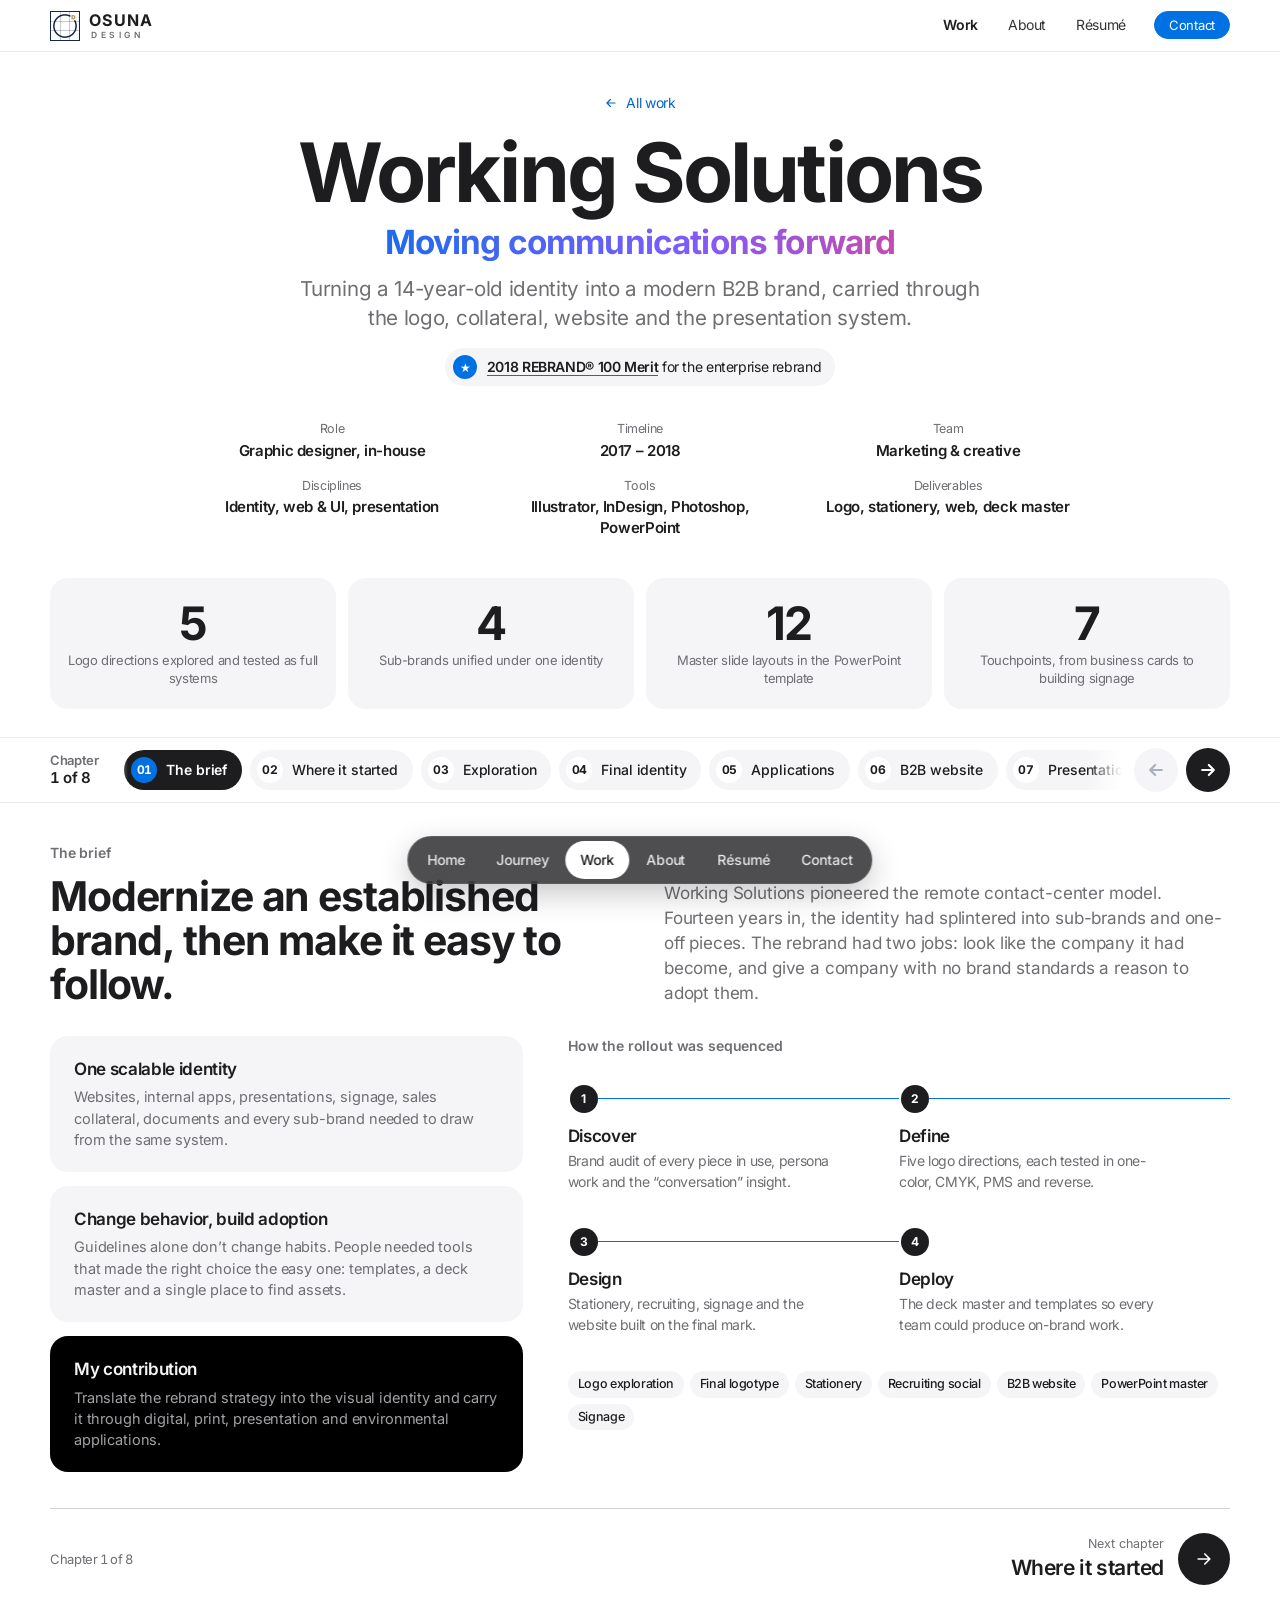
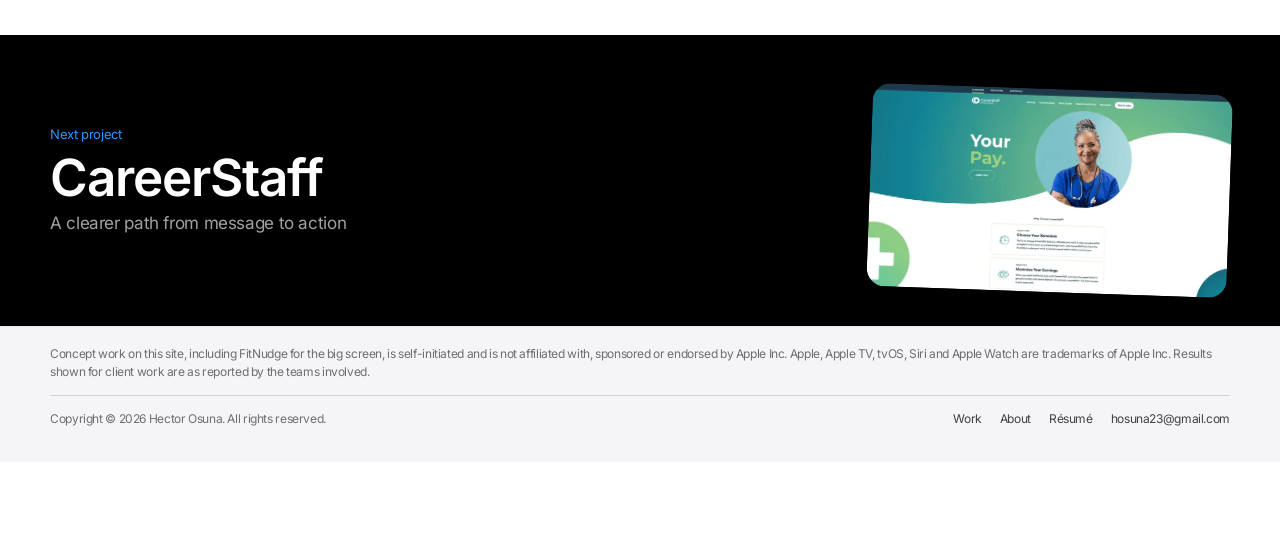
<file: working-solutions.html>
<!DOCTYPE html>

<html lang="en">
<head>
<meta charset="utf-8"/>
<meta content="width=device-width,initial-scale=1" name="viewport"/>
<title>Working Solutions rebrand — Hector Osuna</title>
<meta content="Working Solutions corporate identity redesign: logo exploration, brand system, B2B website and PowerPoint master. 2018 REBRAND 100 Merit." name="description"/>
<meta content="#ffffff" name="theme-color"/>
<link href="assets/favicon.svg" rel="icon" type="image/svg+xml"/>
<link href="assets/favicon.ico" rel="alternate icon"/>
<link href="assets/favicon-180.png" rel="apple-touch-icon"/>
<link as="font" crossorigin="" href="fonts/inter-latin-wght-normal.woff2" rel="preload" type="font/woff2"/>
<link href="css/site.css" rel="stylesheet"/>
<link href="css/dock.css" rel="stylesheet"/>
</head>
<body class="case" id="top">
<a class="skip" href="#main">Skip to content</a>
<header class="nav">
<div class="wrap nav__in">
<a aria-label="Osuna Design, home" class="nav__brand" href="index.html"><img alt="" height="30" src="assets/osuna-mark.png" width="30"/><span aria-hidden="true" class="nav__word"><b>OSUNA</b><small>DESIGN</small></span></a>
<button aria-expanded="false" aria-label="Menu" class="nav__toggle"><span></span><span></span></button>
<nav aria-label="Main" class="nav__links">
<a aria-current="page" href="index.html#work">Work</a>

<a href="about.html">About</a>
<a href="resume.html">Résumé</a>
<a class="btn btn--solid btn--sm" href="mailto:hosuna23@gmail.com">Contact</a>
</nav>
</div>
</header>
<main id="main">
<section class="case-hero">
<div class="wrap">
<a class="crumb" href="index.html#work"><svg aria-hidden="true" fill="none" stroke="currentColor" stroke-linecap="round" stroke-linejoin="round" stroke-width="2" viewbox="0 0 24 24"><path d="M19 12H5M11 6l-6 6 6 6"></path></svg>All work</a>
<div class="case-hero__grid">
<div>
<h1>Working Solutions</h1>
<p class="sub">Moving communications forward</p>
<p class="lead">Turning a 14-year-old identity into a modern B2B brand, carried through the logo, collateral, website and the presentation system.</p>
<span class="award"><i aria-hidden="true">★</i><span><a href="https://rebrand.com/merit-working-solutions/" rel="noopener" target="_blank">2018 REBRAND® 100 Merit</a> for the enterprise rebrand</span></span>
</div>
<dl class="meta">
<div><dt>Role</dt><dd>Graphic designer, in-house</dd></div>
<div><dt>Timeline</dt><dd>2017 – 2018</dd></div>
<div><dt>Team</dt><dd>Marketing &amp; creative</dd></div>
<div><dt>Disciplines</dt><dd>Identity, web &amp; UI, presentation</dd></div>
<div><dt>Tools</dt><dd>Illustrator, InDesign, Photoshop, PowerPoint</dd></div>
<div><dt>Deliverables</dt><dd>Logo, stationery, web, deck master</dd></div>
</dl>
</div>
<div class="figures" style="--n:4">
<div class="figure"><strong data-count="5">5</strong><span>Logo directions explored and tested as full systems</span></div>
<div class="figure"><strong data-count="4">4</strong><span>Sub-brands unified under one identity</span></div>
<div class="figure"><strong data-count="12">12</strong><span>Master slide layouts in the PowerPoint template</span></div>
<div class="figure"><strong data-count="7">7</strong><span>Touchpoints, from business cards to building signage</span></div>
</div>
</div>
</section>
<div data-chapters="">
<section class="chapter" data-title="The brief" id="ch-1">
<div class="wrap">
<div class="chapter__head" data-anim="">
<div><span class="label">The brief</span><h2 class="h2">Modernize an established brand, then make it easy to follow.</h2></div>
<p class="body">Working Solutions pioneered the remote contact-center model. Fourteen years in, the identity had splintered into sub-brands and one-off pieces. The rebrand had two jobs: look like the company it had become, and give a company with no brand standards a reason to adopt them.</p>
</div>
<div class="split">
<div class="stack" data-anim="">
<div class="card"><h3 class="h4">One scalable identity</h3><p>Websites, internal apps, presentations, signage, sales collateral, documents and every sub-brand needed to draw from the same system.</p></div>
<div class="card"><h3 class="h4">Change behavior, build adoption</h3><p>Guidelines alone don’t change habits. People needed tools that made the right choice the easy one: templates, a deck master and a single place to find assets.</p></div>
<div class="card card--dark"><h3 class="h4">My contribution</h3><p>Translate the rebrand strategy into the visual identity and carry it through digital, print, presentation and environmental applications.</p></div>
</div>
<div data-anim="">
<span class="label">How the rollout was sequenced</span>
<div class="flow" style="--c:2">
<div class="flow__step" style="--i:0"><span class="flow__dot">1</span><h3 class="h4">Discover</h3><p>Brand audit of every piece in use, persona work and the “conversation” insight.</p></div>
<div class="flow__step" style="--i:1"><span class="flow__dot">2</span><h3 class="h4">Define</h3><p>Five logo directions, each tested in one-color, CMYK, PMS and reverse.</p></div>
<div class="flow__step" style="--i:2"><span class="flow__dot">3</span><h3 class="h4">Design</h3><p>Stationery, recruiting, signage and the website built on the final mark.</p></div>
<div class="flow__step" style="--i:3"><span class="flow__dot">4</span><h3 class="h4">Deploy</h3><p>The deck master and templates so every team could produce on-brand work.</p></div>
</div>
<div class="chips" style="margin-top:18px"><span class="chip">Logo exploration</span><span class="chip">Final logotype</span><span class="chip">Stationery</span><span class="chip">Recruiting social</span><span class="chip">B2B website</span><span class="chip">PowerPoint master</span><span class="chip">Signage</span></div>
</div>
</div>
</div>
</section>
<section class="chapter" data-title="Where it started" hidden="" id="ch-2">
<div class="wrap">
<div class="chapter__head" data-anim="">
<div><span class="label">The audit</span><h2 class="h2">A brand built for a different era.</h2></div>
<p class="body">The original identity was about working “out of the box.” Over time, each team had made its own version. Laying every piece side by side made the case for change better than any slide could. Select a piece to enlarge it.</p>
</div>
<div class="mosaic" data-anim="" data-gallery="">
<figure class="media w2 h2r" data-title="Original logo" data-zoom=""><img alt="Original Working Solutions logo: a navy box outline and a green tab over a spaced wordmark" loading="lazy" src="assets/ws-old-logo.webp"/><figcaption>Original logo</figcaption></figure>
<figure class="media w2" data-title="Four disconnected sub-brands" data-zoom=""><img alt="Four unrelated sub-brand logos" loading="lazy" src="assets/ws-old-subbrands.webp"/><figcaption>Sub-brands</figcaption></figure>
<figure class="media" data-title="Business cards" data-zoom=""><img alt="Old business cards in white and bright green" loading="lazy" src="assets/ws-old-cards.webp"/></figure>
<figure class="media" data-title="Presentation folder" data-zoom=""><img alt="Old presentation folder with a world-map cover" loading="lazy" src="assets/ws-old-folder.webp"/></figure>
<figure class="media" data-title="Sales flyers" data-zoom=""><img alt="Two old sales flyers" loading="lazy" src="assets/ws-old-flyers.webp"/></figure>
<figure class="media" data-title="Booklet: Bricks and Mortar Don't Answer the Calls" data-zoom=""><img alt="Old booklet, closed and open" loading="lazy" src="assets/ws-old-booklet-1.webp"/></figure>
<figure class="media" data-title="Booklet: The Right People, The Right Technology" data-zoom=""><img alt="Old booklet with road-sign imagery" loading="lazy" src="assets/ws-old-booklet-2.webp"/></figure>
<figure class="media" data-title="Culture t-shirt" data-zoom=""><img alt="White t-shirt with the old logo" loading="lazy" src="assets/ws-old-tshirt.webp"/></figure>
<figure class="media w3" data-title="Vyne agent portal" data-zoom=""><img alt="Vyne agent dashboard on a laptop" loading="lazy" src="assets/ws-old-vyne.webp"/><figcaption>Agent portal</figcaption></figure>
<figure class="media w3" data-title="Brand wallpaper" data-zoom=""><img alt="3D render of the old logo on wood" loading="lazy" src="assets/ws-old-wallpaper.webp"/><figcaption>Wallpaper</figcaption></figure>
</div>
<div class="cols" data-anim="" style="--c:3;margin-top:18px">
<div class="note"><h3 class="h4">No shared system</h3><p>Four sub-brands used four different marks, palettes and type choices.</p></div>
<div class="note"><h3 class="h4">Dated cues</h3><p>Glossy 3D renders, stock world maps and road signs talked about technology, not people.</p></div>
<div class="note"><h3 class="h4">The wrong story</h3><p>“Out of the box” described where agents work, not the value clients buy.</p></div>
</div>
</div>
</section>
<section class="chapter" data-title="Exploration" hidden="" id="ch-3">
<div class="wrap">
<div class="chapter__head" data-anim="">
<div><span class="label">Strategy into form</span><h2 class="h2">From where we work to what we do.</h2></div>
<p class="body">Research pointed to one insight: the company’s value wasn’t the remote model, it was communication. Each of five directions was tested in one-color, CMYK, PMS and reverse, down to one inch, so the winner would hold up on a business card and a building wall.</p>
</div>
<div data-anim="">
<div aria-label="Logo directions" class="seg" data-tabs="ex">
<button data-tab="1">Network</button><button data-tab="2">Network, refined</button><button data-tab="3">Partnering</button><button data-tab="4">Wordmark</button><button aria-selected="true" data-tab="5">Conversation</button>
</div>
</div>
<div data-anim="" style="margin-top:16px">
<div class="split split--rev split--center" data-tabpanel="ex:1"><figure class="media ar-2x1" data-title="Direction 01, Network" data-zoom=""><img alt="Network logo direction: fused dots in one-color, full-color and reverse" src="assets/ws-explore-1.webp"/></figure><div class="stack"><span class="label">Direction 01</span><h3 class="h3">Network</h3><p class="body">Fused dots stand for a nationwide network of agents connected by technology instead of a brick-and-mortar call center.</p><p class="small"><b>Why it lost:</b> the dot field filled in below an inch and read as “tech company,” not “people.”</p></div></div>
<div class="split split--rev split--center" data-tabpanel="ex:2" hidden=""><figure class="media ar-2x1" data-title="Direction 02, Network refined" data-zoom=""><img alt="Refined network direction with an italic wordmark" src="assets/ws-explore-2.webp"/></figure><div class="stack"><span class="label">Direction 02</span><h3 class="h3">Network, refined</h3><p class="body">A denser dot field with an italic wordmark, tested in one-color, CMYK, PMS and reverse to see how the dots held up.</p><p class="small"><b>Why it lost:</b> better at small sizes, but still the same story as the first direction.</p></div></div>
<div class="split split--rev split--center" data-tabpanel="ex:3" hidden=""><figure class="media ar-2x1" data-title="Direction 03, Partnering" data-zoom=""><img alt="Partnering direction: W and S merged into one mark" src="assets/ws-explore-3.webp"/></figure><div class="stack"><span class="label">Direction 03</span><h3 class="h3">Partnering</h3><p class="body">A W and an S merge into one mark. The letter ends rise like a growth chart: partnering with Working Solutions pays off over time.</p><p class="small"><b>Why it lost:</b> a strong monogram, but it needed explaining.</p></div></div>
<div class="split split--rev split--center" data-tabpanel="ex:4" hidden=""><figure class="media ar-2x1" data-title="Direction 04, Wordmark" data-zoom=""><img alt="Type-only wordmark direction" src="assets/ws-explore-4.webp"/></figure><div class="stack"><span class="label">Direction 04</span><h3 class="h3">Wordmark</h3><p class="body">A stripped-back, type-only direction in a friendly sans serif. Clean and flexible.</p><p class="small"><b>Why it lost:</b> on its own it said nothing about what the company does.</p></div></div>
<div class="split split--rev split--center" data-tabpanel="ex:5" hidden=""><figure class="media ar-2x1" data-title="Direction 05, Conversation" data-zoom=""><img alt="Conversation direction: the O becomes a speech bubble, the R carries an arrow" src="assets/ws-explore-5.webp"/></figure><div class="stack"><span class="label">Direction 05, approved</span><h3 class="h3">Conversation</h3><p class="body">The O becomes a speech bubble and the R gains a forward arrow. The idea lives inside the name itself, with nothing to bolt on.</p><p class="small"><b>Why it won:</b> it told the new story, held up at every size, and gave the system a graphic device to build with.</p></div></div>
</div>
</div>
</section>
<section class="chapter" data-title="Final identity" hidden="" id="ch-4">
<div class="wrap">
<div class="chapter__head" data-anim="">
<div><span class="label">The approved logotype</span><h2 class="h2">“Moving Communications Forward,” built into the letters.</h2></div>
<p class="body">Switch between the full-color and reversed versions, and select any color to copy its hex value. The palette was kept to four colors so that every one of them could take on a job in charts and diagrams.</p>
</div>
<div class="split">
<div data-anim="">
<div class="device-tabs"><div class="seg" data-tabs="logo"><button aria-selected="true" data-tab="pos">Full color</button><button data-tab="rev">Reversed</button></div></div>
<div class="logo-stage" data-tabpanel="logo:pos"><img alt="Final Working Solutions logotype in blue and green" src="assets/ws-logo-final.svg"/></div>
<div class="logo-stage rev" data-tabpanel="logo:rev" hidden=""><img alt="Final logotype reversed in white on navy" src="assets/ws-logo-final.svg"/></div>
<div class="cols" style="--c:2;margin-top:12px">
<div class="note" style="border-color:#4cb748"><h3 class="h4">The O is a speech bubble</h3><p>Conversation and communication, the company’s real product.</p></div>
<div class="note" style="border-color:#005895"><h3 class="h4">The R carries an arrow</h3><p>Progress and forward movement for clients.</p></div>
</div>
</div>
<div class="stack" data-anim="" style="--s:18px">
<div><span class="label">Palette</span>
<div class="swatches" style="--c:2">
<button class="swatch" data-copy="#005895" style="--c:#005895"><i></i><span><b>Working Blue</b><small>#005895</small></span></button>
<button class="swatch" data-copy="#4CB748" style="--c:#4cb748"><i></i><span><b>Growth Green</b><small>#4CB748</small></span></button>
<button class="swatch" data-copy="#5F2A9E" style="--c:#5f2a9e"><i></i><span><b>Purple</b><small>#5F2A9E</small></span></button>
<button class="swatch" data-copy="#36A3D6" style="--c:#36a3d6"><i></i><span><b>Sky Blue</b><small>#36A3D6</small></span></button>
</div>
</div>
<div class="card"><span class="label">Typography</span><p style="font-size:30px;color:var(--navy);line-height:1;font-weight:300;font-family:Lato,var(--f-text)">Lato</p><p>One family from Thin to Black carries every headline, body and data label, so teams never need a second typeface.</p></div>
</div>
</div>
</div>
</section>
<section class="chapter" data-title="Applications" hidden="" id="ch-5">
<div class="wrap">
<div class="chapter__head" data-anim="">
<div><span class="label">Brand system</span><h2 class="h2">One mark, cropped large, becomes the system.</h2></div>
<p class="body">The speech bubble scales up into a bold graphic device. Cropped on folders, notepads and posters, it makes a piece recognizable before the logo even appears. Select the numbered pins for production notes.</p>
</div>
<div class="split split--rev">
<div data-anim="">
<div class="hotspots media" style="overflow:visible;background:none">
<img alt="New stationery: poster tube, notepad, business cards, letterhead, pocket folder, envelopes, pens and buttons" src="assets/ws-new-collateral.webp" style="border-radius:var(--r-md)"/>
<div class="hot tip-right" style="--x:30%;--y:8%"><button aria-label="Poster tube" class="hot__pin">1</button><div class="hot__tip"><b>Poster tube</b><span>The bubble wraps the curve so it reads from any angle at trade shows.</span></div></div>
<div class="hot tip-right" style="--x:21%;--y:36%"><button aria-label="Notepad" class="hot__pin">2</button><div class="hot__tip"><b>Notepad</b><span>A deep crop of the bubble at the head, logo kept small and quiet.</span></div></div>
<div class="hot" style="--x:44%;--y:44%"><button aria-label="Letterhead" class="hot__pin">3</button><div class="hot__tip"><b>Letterhead</b><span>No supergraphic here. White space keeps letters easy to read and print in-house.</span></div></div>
<div class="hot tip-left" style="--x:72%;--y:40%"><button aria-label="Pocket folder" class="hot__pin">4</button><div class="hot__tip"><b>Pocket folder</b><span>Full-bleed Working Blue with a white bubble that continues onto the back.</span></div></div>
<div class="hot tip-right" style="--x:22%;--y:66%"><button aria-label="Business cards" class="hot__pin">5</button><div class="hot__tip"><b>Business cards</b><span>Two-sided: logo and contact on white, the bubble on blue.</span></div></div>
<div class="hot tip-left" style="--x:62%;--y:84%"><button aria-label="Pens and buttons" class="hot__pin">6</button><div class="hot__tip"><b>Pens &amp; buttons</b><span>Each palette color gets an item, introducing purple and sky blue at small scale.</span></div></div>
</div>
<p class="hint">Six production notes on the stationery set</p>
</div>
<div class="cols keep-2" data-anim="" data-gallery="" style="--c:2;--g:10px;align-content:start">
<figure class="media ar-1" data-title="Recruiting social, gradient" data-zoom=""><img alt="Recruiting post on a purple-to-green gradient" loading="lazy" src="assets/ws-new-poster-1.webp"/></figure>
<figure class="media ar-1" data-title="Recruiting social, lifestyle" data-zoom=""><img alt="Recruiting post over a lifestyle photo" loading="lazy" src="assets/ws-new-poster-2.webp"/></figure>
<figure class="media ar-4x3" data-title="Icon apparel" data-zoom=""><img alt="OR icon printed on a purple shirt" loading="lazy" src="assets/ws-new-iconshirt.webp"/><figcaption>Apparel</figcaption></figure>
<figure class="media ar-4x3" data-title="Embroidered recruiting logo" data-zoom=""><img alt="Embroidered logo with a Jobs! script" loading="lazy" src="assets/ws-new-wordmark.webp"/><figcaption>Recruiting</figcaption></figure>
<figure class="media ar-4x3" data-title="Dimensional wall signage" data-zoom=""><img alt="Dimensional logo signage on an office wall" loading="lazy" src="assets/ws-brand-wall.webp"/><figcaption>Signage</figcaption></figure>
<figure class="media ar-4x3" data-title="Frosted glass" data-zoom=""><img alt="Logo on frosted glass" loading="lazy" src="assets/ws-brand-glass.webp"/><figcaption>Glass</figcaption></figure>
</div>
</div>
</div>
</section>
<section class="chapter" data-title="B2B website" hidden="" id="ch-6">
<div class="wrap">
<div class="chapter__head" data-anim="">
<div><span class="label">Launching the brand online</span><h2 class="h2">From brochure site to a two-path experience.</h2></div>
<p class="body">The new site had to serve both audiences the business depends on: companies buying services, and people looking for work-from-home jobs. Hover the new homepage to scroll it.</p>
</div>
<div class="split split--even">
<div class="stack" data-anim="">
<figure class="media ar-4x3" data-title="Original website" data-zoom=""><img alt="Original website on a laptop: narrow layout with a long left menu" loading="lazy" src="assets/ws-old-website.webp"/><figcaption>Before</figcaption></figure>
<ul class="ticks x"><li>Narrow fixed-width layout with a long left menu</li><li>Agent recruiting squeezed into a sidebar</li><li>Stock visuals and the retired palette</li></ul>
</div>
<div data-anim="">
<div class="browser"><div class="browser__bar"><i></i><i></i><i></i><span>workingsolutions.com</span></div>
<div class="scrollshot" data-title="Redesigned B2B website" data-zoom="" style="--h:340px"><img alt="Redesigned homepage with two calls to action, client logos, stats, services and resources" loading="lazy" src="assets/ws-new-website.webp"/><span class="scrollshot__hint">Hover to scroll</span></div>
</div>
<ul class="ticks" style="margin-top:16px">
<li><b>Two clear paths.</b> “My company needs your services” and “I want to work from home” sit at the top and repeat lower down.</li>
<li><b>Proof up front.</b> Client logos and “29% more efficient than offshore” build trust immediately.</li>
<li><b>Services simplified.</b> Four icon cards replace the long text menu.</li>
<li><b>Content that sells.</b> Checklists, white papers and video sit on the homepage as lead magnets.</li>
</ul>
</div>
</div>
</div>
</section>
<section class="chapter" data-title="Presentation system" hidden="" id="ch-7">
<div class="wrap">
<div class="chapter__head" data-anim="">
<div><span class="label">PowerPoint master</span><h2 class="h2">A deck any team can build without starting from scratch.</h2></div>
<p class="body">Colors, the Lato family, imagery direction and graphic elements are built into the master. Use the arrow keys or thumbnails to browse, or open it full screen.</p>
</div>
<div class="deck" data-anim="" data-deck="assets/">
<script type="application/json">[
        {"src":"ws-slide-01.webp","t":"Cover slide","p":"The speech-bubble mark, cropped large, becomes a supergraphic over a blue-to-green gradient. The reversed logo sits beside the title with a thin divider.","g":["Supergraphic","Gradient","Logo lockup"]},
        {"src":"ws-slide-02.webp","t":"Section divider","p":"An angled purple-to-blue panel over full-bleed photography. The cover lockup repeats, so every section opener looks related.","g":["Photography","Angled panel"]},
        {"src":"ws-slide-03.webp","t":"Brand value: Knowledgeable","p":"Black-and-white portraits with a large Lato Light statement. White space lets one idea carry the slide.","g":["B&W imagery","Lato Light"]},
        {"src":"ws-slide-04.webp","t":"Brand value: Passionate","p":"The same layout, mirrored. The four-color footer bar ties every slide in the master together.","g":["Mirrored layout","Footer bar"]},
        {"src":"ws-slide-05.webp","t":"Process diagram","p":"Rounded pills in purple, navy and green with dotted connectors turn a screening process into something you can scan in seconds.","g":["Diagram","Color coding"]},
        {"src":"ws-slide-06.webp","t":"Data visualization","p":"A radial chart built only from the brand palette, with large percentages. The brand colors double as chart categories.","g":["Radial chart","Hierarchy"]},
        {"src":"ws-slide-07.webp","t":"Roadmap timeline","p":"Color-coded step pills on a clean grid make a 13-step implementation read left to right.","g":["Timeline","Grid"]},
        {"src":"ws-slide-08.webp","t":"Team structure","p":"Navy and purple nodes with light dotted lines show support roles without becoming a busy org chart.","g":["Org chart"]},
        {"src":"ws-slide-09.webp","t":"Methodology","p":"Four overlapping circles, one per brand color, each with a custom line icon: Coach, Evaluate, Monitor, Set Goals.","g":["Custom icons","Brand colors"]},
        {"src":"ws-slide-10.webp","t":"Pricing table","p":"A sky-blue header and alternating tints keep pricing readable. Large numbers pull attention to the rates that matter.","g":["Table style"]},
        {"src":"ws-slide-11.webp","t":"Performance results","p":"A clean data table paired with green italic callouts for the outcomes worth remembering.","g":["Table + callouts"]},
        {"src":"ws-slide-12.webp","t":"Comparison chart","p":"Gradient-filled bars in brand colors. Working Solutions leads in navy; competitors follow in green, sky and purple.","g":["Bar chart"]}
      ]</script>
</div>
</div>
</section>
<section class="chapter" data-title="Big-screen lens" hidden="" id="ch-8">
<div class="wrap">
<div class="lens" data-anim="">
<div class="chapter__head" style="margin-bottom:18px"><div><span class="label">Brand at a distance</span><h2 class="h2">Built to read from across the room.</h2></div><p class="body">The rebrand was tested at one inch on a business card and at full scale on an office wall. The presentation master was designed for conference-room screens, where people read from across a table. That is the same discipline a TV interface demands.</p></div>
<div class="cols" style="--c:4;--g:12px"><div class="card" style="background:#fff"><h3 class="h4">Legibility tests</h3><p>Every logo direction was checked in one color, reversed and at small sizes before approval.</p></div><div class="card" style="background:#fff"><h3 class="h4">Room-scale type</h3><p>The deck master uses large Lato weights and generous space so slides read from the back of a room.</p></div><div class="card" style="background:#fff"><h3 class="h4">One graphic device</h3><p>The cropped speech bubble identifies the brand before any text is read, like strong key art on a TV shelf.</p></div><div class="card" style="background:#fff"><h3 class="h4">Color with a job</h3><p>Each of the four brand colors has a role in charts and diagrams, never decoration alone.</p></div></div>
<a class="more" href="tvos.html#ch-4" style="margin-top:16px">See how I specify focus and motion <span aria-hidden="true" class="chev">›</span></a>
</div>
</div>
</section>
</div>
<a class="next-project" href="careerstaff.html">
<div class="wrap next-project__in">
<div><small>Next project</small><b>CareerStaff</b><span class="k">A clearer path from message to action</span></div>
<figure><img alt="" loading="lazy" src="assets/cs-new-clinicians.webp" style="object-position:top"/></figure>
</div>
</a>
</main>
<footer class="footer">
<div class="wrap">
<p class="footer__note">Concept work on this site, including FitNudge for the big screen, is self-initiated and is not affiliated with, sponsored or endorsed by Apple Inc. Apple, Apple TV, tvOS, Siri and Apple Watch are trademarks of Apple Inc. Results shown for client work are as reported by the teams involved.</p>
<div class="footer__in">
<span>Copyright © <span data-year=""></span> Hector Osuna. All rights reserved.</span>
<nav aria-label="Footer"><a href="index.html#work">Work</a><a href="about.html">About</a><a href="resume.html">Résumé</a><a href="mailto:hosuna23@gmail.com">hosuna23@gmail.com</a></nav>
</div>
</div>
</footer>
<script src="js/site.js"></script>
<script src="js/dock.js"></script>
</body>
</html>
</file>
<file: css/site.css>
/* ==========================================================================
   Hector Osuna — Product Designer portfolio
   Clean, product-page language: white and light gray grounds, near-black ink,
   one blue for actions. System font on Apple devices, Inter everywhere else.
   ========================================================================== */

@font-face{font-family:"Inter";font-style:normal;font-display:swap;font-weight:100 900;src:url(../fonts/inter-latin-wght-normal.woff2) format("woff2-variations")}

:root{
  --navy:#1D1D1F;
  --night:#000000;
  --navy-2:#2D2D30;
  --brass:#0071E3;
  --brass-lt:#2997FF;
  --paper:#FFFFFF;
  --white:#FFFFFF;
  --mist:#F5F5F7;
  --ink:#1D1D1F;
  --slate:#6E6E73;
  --rule:#D2D2D7;
  --rule-dk:rgba(255,255,255,.16);
  --link:#0066CC;

  --f-display:-apple-system, BlinkMacSystemFont, "SF Pro Display", "Helvetica Neue", "Inter", Arial, sans-serif;
  --f-text:-apple-system, BlinkMacSystemFont, "SF Pro Text", "Helvetica Neue", "Inter", Arial, sans-serif;

  --max:1180px;
  --gutter:clamp(16px,3vw,32px);
  --r-sm:10px;
  --r-md:18px;
  --r-lg:28px;
  --ease:cubic-bezier(.25,.1,.25,1);
  --ease-out:cubic-bezier(.16,1,.3,1);
  --shadow:0 4px 30px rgba(0,0,0,.08);
  --nav-h:52px;
}

*,*::before,*::after{box-sizing:border-box}
html{-webkit-text-size-adjust:100%;scroll-padding-top:calc(var(--nav-h) + 56px)}
body{
  margin:0;background:var(--paper);color:var(--ink);
  font-family:var(--f-text);font-size:16px;line-height:1.55;
  -webkit-font-smoothing:antialiased;text-rendering:optimizeLegibility;
  overflow-x:hidden;
}
img,svg,video{display:block;max-width:100%}
a{color:inherit;text-decoration:none}
button{font:inherit;color:inherit;cursor:pointer}
h1,h2,h3,h4{margin:0;font-weight:700}
p{margin:0}
:focus-visible{outline:2px solid var(--brass);outline-offset:3px;border-radius:4px}
::selection{background:var(--brass-lt);color:var(--navy)}

.wrap{width:min(var(--max),100% - var(--gutter)*2);margin-inline:auto}
.skip{position:absolute;left:-999px;top:8px;z-index:100;background:var(--navy);color:#fff;padding:10px 14px;border-radius:var(--r-sm)}
.skip:focus{left:8px}
.sr{position:absolute;width:1px;height:1px;overflow:hidden;clip:rect(0 0 0 0);white-space:nowrap}

/* ---------- Type ---------- */
.display{font-family:var(--f-display);font-weight:700;letter-spacing:-.025em;line-height:1.02;}
.h1{font-family:var(--f-display);font-weight:700;letter-spacing:-.03em;font-size:clamp(36px,4.6vw,62px);line-height:1.04;}
.h2{font-family:var(--f-display);font-weight:700;letter-spacing:-.025em;font-size:clamp(28px,3.2vw,42px);line-height:1.08;}
.h3{font-family:var(--f-display);font-weight:700;letter-spacing:-.025em;font-size:clamp(21px,1.9vw,26px);line-height:1.15;}
.h4{font-family:var(--f-text);font-size:16px;line-height:1.3;font-weight:600;letter-spacing:-.005em}
.lead{font-size:clamp(17px,1.45vw,19px);line-height:1.55;color:var(--slate);max-width:60ch}
.body{color:var(--slate);max-width:62ch}
.body + .body{margin-top:.8em}
.small{font-size:14px;line-height:1.5;color:var(--slate)}
.label{display:block;font-size:13px;font-weight:600;letter-spacing:.01em;color:var(--brass);margin-bottom:10px}
.on-dark .label,.label--lt{color:var(--brass-lt)}
em.serif,.serif-i{font-family:var(--f-display);font-weight:700;letter-spacing:-.025em;}
.muted{color:var(--slate)}
.num{font-variant-numeric:tabular-nums lining-nums}

/* ---------- Buttons & links ---------- */
.btn{
  display:inline-flex;align-items:center;gap:10px;min-height:44px;padding:0 20px;
  border-radius:999px;border:1px solid currentColor;background:transparent;
  font-size:15px;font-weight:600;letter-spacing:-.005em;white-space:nowrap;
  transition:background .3s var(--ease),color .3s var(--ease),border-color .3s var(--ease),transform .3s var(--ease);
}
.btn svg{width:16px;height:16px;transition:transform .35s var(--ease)}
.btn:hover svg{transform:translate(3px,-3px)}
.btn--solid{background:var(--navy);border-color:var(--navy);color:#fff}
.btn--solid:hover{background:var(--brass);border-color:var(--brass)}
.btn--ghost:hover{background:var(--navy);color:#fff;border-color:var(--navy)}
.on-dark .btn--solid,.btn--brass{background:var(--brass);border-color:var(--brass);color:var(--night)}
.on-dark .btn--solid:hover,.btn--brass:hover{background:#fff;border-color:#fff;color:var(--navy)}
.on-dark .btn--ghost{color:#fff;border-color:rgba(255,255,255,.4)}
.on-dark .btn--ghost:hover{background:#fff;color:var(--navy);border-color:#fff}
.btn--sm{min-height:36px;padding:0 14px;font-size:14px}
.actions{display:flex;flex-wrap:wrap;gap:10px}

.tlink{
  display:inline-flex;align-items:center;gap:6px;font-weight:600;font-size:15px;
  background:linear-gradient(currentColor,currentColor) 0 100%/0 1px no-repeat;
  padding-bottom:2px;transition:background-size .4s var(--ease),color .2s;
}
.tlink:hover{background-size:100% 1px;color:var(--brass)}
.tlink svg{width:14px;height:14px}

/* ---------- Navigation ---------- */
.nav{
  position:sticky;top:0;z-index:50;height:var(--nav-h);
  background:color-mix(in srgb,var(--paper) 86%,transparent);
  backdrop-filter:saturate(160%) blur(14px);-webkit-backdrop-filter:saturate(160%) blur(14px);
  border-bottom:1px solid transparent;transition:border-color .3s,background .3s;
}
.nav.is-scrolled{border-bottom-color:var(--rule)}
.nav__in{height:100%;display:flex;align-items:center;justify-content:space-between;gap:24px}
.nav__brand{display:flex;align-items:center;gap:12px;color:var(--navy)}
.nav__brand img{width:48px;height:48px}
.nav__word{display:flex;flex-direction:column;line-height:1}
.nav__word b{font-family:var(--f-display);font-weight:800;font-size:23px;letter-spacing:.06em}
.nav__word small{font-family:var(--f-display);font-weight:700;font-size:11.5px;letter-spacing:.42em;color:var(--brass);margin-top:5px;padding-left:2px}
@media (max-width:820px){.nav__brand img{width:42px;height:42px}.nav__word b{font-size:20px}.nav__word small{font-size:10.5px}}
.nav__links{display:flex;align-items:center;gap:6px}
.nav__links a:not(.btn){position:relative;padding:8px 12px;font-size:15px;font-weight:500;color:var(--slate);transition:color .2s}
.nav__links a:not(.btn):hover,.nav__links a[aria-current="page"]{color:var(--navy)}
.nav__links a[aria-current="page"]::after{content:"";position:absolute;left:12px;right:12px;bottom:2px;height:1.5px;background:var(--brass)}
.nav__links .btn{margin-left:10px}
.nav__toggle{display:none;width:44px;height:44px;border:0;background:none;border-radius:50%;position:relative}
.nav__toggle span{position:absolute;left:12px;right:12px;height:1.5px;background:var(--navy);transition:transform .35s var(--ease),opacity .2s}
.nav__toggle span:nth-child(1){top:17px}.nav__toggle span:nth-child(2){top:26px}
.nav.is-open .nav__toggle span:nth-child(1){transform:translateY(4.5px) rotate(45deg)}
.nav.is-open .nav__toggle span:nth-child(2){transform:translateY(-4.5px) rotate(-45deg)}

@media (max-width:820px){
  .nav__toggle{display:block}
  .nav__links{
    position:fixed;inset:var(--nav-h) 0 auto 0;flex-direction:column;align-items:stretch;gap:0;
    background:var(--paper);border-bottom:1px solid var(--rule);padding:8px var(--gutter) 20px;
    transform:translateY(-8px);opacity:0;visibility:hidden;transition:all .3s var(--ease);
  }
  .nav.is-open .nav__links{transform:none;opacity:1;visibility:visible}
  .nav__links a:not(.btn){padding:14px 0;font-size:18px;border-bottom:1px solid var(--rule)}
  .nav__links a[aria-current="page"]::after{display:none}
  .nav__links .btn{margin:16px 0 0;justify-content:center}
}

/* ---------- Sections ---------- */
.band{padding:clamp(48px,6vw,80px) 0}
.band--tight{padding:clamp(36px,4.5vw,56px) 0}
.band--dark,.on-dark{background:var(--navy);color:#fff}
.band--dark .lead,.band--dark .body,.band--dark .small,.on-dark .lead,.on-dark .body,.on-dark .small,.on-dark .muted{color:rgba(255,255,255,.72)}
.band--white{background:var(--white)}
.head{display:grid;grid-template-columns:minmax(0,1fr) minmax(0,.9fr);gap:24px 48px;align-items:end;margin-bottom:clamp(24px,3vw,36px)}
.head .lead,.head .body{justify-self:end}
@media (max-width:820px){.head{grid-template-columns:1fr}.head .lead,.head .body{justify-self:start}}

/* ==========================================================================
   HOME
   ========================================================================== */
.stage{position:relative;background:var(--navy);color:#fff;overflow:hidden;isolation:isolate}
.stage::before{
  /* faint staff lines: five rules, like a score */
  content:"";position:absolute;left:52%;right:0;top:50%;margin-top:-32px;height:64px;z-index:-1;opacity:.12;
  background:repeating-linear-gradient(to bottom,#fff 0 1px,transparent 1px 16px);
  transform-origin:left;animation:staff 1.6s var(--ease-out) .2s both;
}
@keyframes staff{from{transform:scaleX(0)}to{transform:scaleX(1)}}
.stage__in{display:grid;grid-template-columns:minmax(0,1.15fr) minmax(0,.85fr);gap:40px;align-items:center;padding:clamp(40px,5.5vw,72px) 0 clamp(36px,4.5vw,56px)}
.stage__kicker{display:flex;flex-wrap:wrap;gap:6px 18px;font-size:14px;color:rgba(255,255,255,.7);margin-bottom:22px}
.stage__kicker b{color:#fff;font-weight:600}
.stage__kicker .dot{display:inline-block;width:6px;height:6px;border-radius:50%;background:#7BD88F;margin-right:8px;vertical-align:middle;box-shadow:0 0 0 0 rgba(123,216,143,.6);animation:ping 2.4s infinite}
@keyframes ping{70%{box-shadow:0 0 0 8px rgba(123,216,143,0)}100%{box-shadow:0 0 0 0 rgba(123,216,143,0)}}
.stage h1{font-family:var(--f-display);font-weight:700;letter-spacing:-.025em;font-size:clamp(36px,4.2vw,60px);line-height:1.04;}
.stage h1 .ln{display:block;overflow:hidden;padding-bottom:.06em}
.stage h1 .ln > span{display:block;animation:rise 1s var(--ease-out) both}
.stage h1 .ln:nth-child(2) > span{animation-delay:.08s}
.stage h1 .ln:nth-child(3) > span{animation-delay:.16s;color:var(--brass-lt)}
@keyframes rise{from{transform:translateY(105%)}to{transform:none}}
.stage .lead{color:rgba(255,255,255,.74);margin:22px 0 28px;max-width:52ch;animation:fade .9s var(--ease-out) .35s both}
.stage .actions{animation:fade .9s var(--ease-out) .45s both}
@keyframes fade{from{opacity:0;transform:translateY(10px)}to{opacity:1;transform:none}}

.proof{display:grid;grid-template-columns:repeat(3,auto);justify-content:start;gap:12px 40px;margin-top:36px;padding-top:22px;border-top:1px solid var(--rule-dk);animation:fade .9s var(--ease-out) .55s both}
.proof strong{display:block;font-family:var(--f-display);font-weight:700;letter-spacing:-.025em;font-size:26px;line-height:1;color:#fff}
.proof span{font-size:13px;color:rgba(255,255,255,.62)}

/* Card "deal" — the hero's one orchestrated moment */
.deal{position:relative;height:clamp(320px,36vw,470px);perspective:1400px}
.deal__card{
  position:absolute;left:50%;top:50%;width:min(78%,440px);aspect-ratio:3/2;
  border-radius:var(--r-md);overflow:hidden;background:#fff;
  box-shadow:0 30px 60px -20px rgba(0,0,0,.55),0 0 0 1px rgba(255,255,255,.08);
  transform:translate(-50%,-50%) translate(var(--x,0),var(--y,0)) rotate(var(--r,0deg));
  transition:transform .8s var(--ease-out),filter .5s,opacity .5s;
  animation:deal 1.1s var(--ease-out) both;animation-delay:calc(.25s + var(--i) * .12s);
}
.deal__card img{width:100%;height:100%;object-fit:cover}
.deal__card figcaption{
  position:absolute;left:0;right:0;bottom:0;display:flex;justify-content:space-between;gap:10px;
  padding:28px 14px 11px;font-size:13px;font-weight:600;color:#fff;
  background:linear-gradient(transparent,rgba(9,22,50,.85));opacity:0;transition:opacity .35s;
}
.deal__card.is-top figcaption{opacity:1}
.deal__card:not(.is-top){filter:brightness(.82) saturate(.9)}
@keyframes deal{from{opacity:0;transform:translate(-50%,-30%) translate(0,60px) rotate(0deg) scale(.92)}}
.deal:hover .deal__card[data-pos="1"]{--x:-22%;--y:-6%;--r:-9deg}
.deal:hover .deal__card[data-pos="2"]{--x:22%;--y:-4%;--r:8deg}
.deal__card[data-pos="0"]{--x:0;--y:4%;--r:-1.5deg;z-index:3}
.deal__card[data-pos="1"]{--x:-12%;--y:-4%;--r:-6deg;z-index:2}
.deal__card[data-pos="2"]{--x:12%;--y:-2%;--r:5deg;z-index:1}
.deal__nav{position:absolute;left:50%;bottom:-4px;transform:translateX(-50%);display:flex;gap:8px;z-index:5}
.deal__nav button{width:28px;height:4px;border:0;border-radius:2px;background:rgba(255,255,255,.25);padding:0;position:relative;overflow:hidden}
.deal__nav button.is-on::after{content:"";position:absolute;inset:0;background:var(--brass-lt);transform-origin:left;animation:fill var(--dur,5s) linear both}
.deal.is-paused .deal__nav button.is-on::after{animation-play-state:paused}
@keyframes fill{from{transform:scaleX(0)}to{transform:scaleX(1)}}

@media (max-width:900px){
  .stage__in{grid-template-columns:1fr}
  .deal{height:clamp(240px,62vw,360px);margin-top:8px}
  .proof{grid-template-columns:repeat(3,1fr);gap:12px 18px}
  .proof strong{font-size:21px}
}

/* Client strip */
.clients{border-bottom:1px solid var(--rule);background:var(--white)}
.clients__in{display:flex;align-items:center;gap:28px;padding:16px 0}
.clients__label{flex:none;font-size:13px;color:var(--slate);max-width:9em;line-height:1.3}
.marquee{flex:1;overflow:hidden;mask-image:linear-gradient(90deg,transparent,#000 8%,#000 92%,transparent)}
.marquee__track{display:flex;gap:64px;width:max-content;animation:marquee 32s linear infinite}
.marquee:hover .marquee__track{animation-play-state:paused}
.marquee a{display:flex;align-items:center;height:40px;opacity:.6;filter:grayscale(1);transition:opacity .3s,filter .3s}
.marquee a:hover{opacity:1;filter:none}
.marquee img{height:30px;width:auto;max-width:150px;object-fit:contain}
@keyframes marquee{to{transform:translateX(-50%)}}

/* Work index — the signature component */
.index{display:grid;grid-template-columns:minmax(0,1fr) minmax(0,1.08fr);gap:clamp(24px,4vw,56px);align-items:start}
.index__list{list-style:none;margin:0;padding:0;border-top:1px solid var(--rule)}
.index__row{border-bottom:1px solid var(--rule);position:relative}
.index__row::before{content:"";position:absolute;left:0;bottom:-1px;height:1px;width:100%;background:var(--navy);transform:scaleX(0);transform-origin:left;transition:transform .6s var(--ease-out)}
.index__row.is-active::before{transform:scaleX(1)}
.index__link{display:grid;grid-template-columns:64px minmax(0,1fr) auto;align-items:center;gap:16px;padding:15px 0}
.index__year{font-size:13px;color:var(--slate);font-variant-numeric:tabular-nums}
.index__name{font-family:var(--f-display);font-weight:700;letter-spacing:-.025em;font-size:clamp(22px,2.2vw,30px);line-height:1.1;transition:transform .45s var(--ease-out),color .3s}
.index__kind{display:block;font-family:var(--f-text);font-size:13.5px;color:var(--slate);margin-top:3px;transition:color .3s}
.index__go{width:36px;height:36px;border-radius:50%;border:1px solid var(--rule);display:grid;place-items:center;transition:all .35s var(--ease)}
.index__go svg{width:14px;height:14px}
.index__row.is-active .index__name{transform:translateX(8px);color:var(--navy)}
.index__row.is-active .index__go{background:var(--navy);border-color:var(--navy);color:#fff;transform:rotate(-45deg)}
.index__row.is-active .index__kind{color:var(--brass)}
.index__thumb{display:none}
.index__sub{font-size:13px;color:var(--slate);padding:22px 0 6px}

.preview{position:sticky;top:calc(var(--nav-h) + 20px);background:var(--white);border-radius:var(--r-lg);overflow:hidden;box-shadow:var(--shadow)}
.preview__media{position:relative;aspect-ratio:16/10;background:var(--mist);overflow:hidden}
.preview__media img{position:absolute;inset:0;width:100%;height:100%;object-fit:cover;opacity:0;transform:scale(1.06);transition:opacity .6s var(--ease),transform 1.2s var(--ease-out)}
.preview__media img.is-on{opacity:1;transform:none}
.preview__tag{position:absolute;left:14px;top:14px;z-index:2;background:rgba(9,22,50,.78);color:#fff;font-size:12.5px;font-weight:600;padding:6px 11px;border-radius:999px;backdrop-filter:blur(6px)}
.preview__body{padding:22px 24px 24px}
.preview__body > *{transition:opacity .35s,transform .45s var(--ease-out)}
.preview.is-swapping .preview__body > *{opacity:0;transform:translateY(6px)}
.preview__title{font-family:var(--f-display);font-weight:700;letter-spacing:-.025em;font-size:24px;line-height:1.15;margin-bottom:8px}
.preview__text{color:var(--slate);font-size:15px;margin-bottom:16px;max-width:56ch}
.preview__facts{display:grid;grid-template-columns:repeat(3,1fr);gap:12px;padding:14px 0;border-block:1px solid var(--rule);margin-bottom:16px}
.preview__facts dt{font-size:12px;color:var(--slate)}
.preview__facts dd{margin:2px 0 0;font-size:14px;font-weight:600;line-height:1.3}
.preview__foot{display:flex;align-items:center;justify-content:space-between;gap:12px;flex-wrap:wrap}
.chips{display:flex;flex-wrap:wrap;gap:6px}
.chip{font-size:12.5px;padding:4px 10px;border-radius:999px;background:var(--mist);color:var(--navy);font-weight:500}
.on-dark .chip{background:rgba(255,255,255,.1);color:#fff}

@media (max-width:900px){
  .index{grid-template-columns:1fr}
  .preview{display:none}
  .index__link{grid-template-columns:88px minmax(0,1fr) auto}
  .index__thumb{display:block;grid-row:1;grid-column:1;width:88px;aspect-ratio:4/3;border-radius:var(--r-sm);overflow:hidden}
  .index__thumb img{width:100%;height:100%;object-fit:cover}
  .index__year{display:none}
}

/* Approach + results */
.approach{display:grid;grid-template-columns:minmax(0,1.25fr) minmax(0,1fr);gap:clamp(28px,5vw,72px)}
.principles{display:grid;gap:0;border-top:1px solid var(--rule-dk)}
.principle{border-bottom:1px solid var(--rule-dk)}
.principle button{width:100%;display:grid;grid-template-columns:40px 1fr 24px;align-items:center;gap:12px;padding:18px 0;background:none;border:0;text-align:left;color:#fff}
.principle .n{font-size:13px;color:var(--brass-lt);font-variant-numeric:tabular-nums}
.principle .t{font-family:var(--f-display);font-weight:700;letter-spacing:-.025em;font-size:clamp(20px,2vw,26px)}
.principle .pm{width:14px;height:14px;position:relative;justify-self:end}
.principle .pm::before,.principle .pm::after{content:"";position:absolute;left:0;right:0;top:50%;height:1.5px;background:currentColor;transition:transform .35s var(--ease)}
.principle .pm::after{transform:rotate(90deg)}
.principle.is-open .pm::after{transform:rotate(0)}
.principle__body{display:grid;grid-template-rows:0fr;transition:grid-template-rows .45s var(--ease-out)}
.principle.is-open .principle__body{grid-template-rows:1fr}
.principle__body > div{overflow:hidden}
.principle__body p{padding:0 0 6px 52px;color:rgba(255,255,255,.72);max-width:58ch}
.principle__body a{display:inline-block;margin:8px 0 20px 52px;color:var(--brass-lt)}

.results{display:grid;gap:12px;align-content:start}
.result{display:grid;grid-template-columns:auto 1fr;gap:18px;align-items:center;padding:18px 20px;border-radius:var(--r-md);background:rgba(255,255,255,.05);border:1px solid var(--rule-dk)}
.result strong{font-family:var(--f-display);font-weight:700;letter-spacing:-.025em;font-size:clamp(34px,3.4vw,46px);line-height:1;color:var(--brass-lt);min-width:3.2ch}
.result p{font-size:14.5px;color:rgba(255,255,255,.75)}
.toolkit{margin-top:28px;display:flex;flex-wrap:wrap;align-items:center;gap:8px}
.toolkit span:first-child{font-size:13px;color:rgba(255,255,255,.6);margin-right:6px}
@media (max-width:900px){.approach{grid-template-columns:1fr}}

/* Testimonials */
.voices{display:grid;grid-template-columns:minmax(0,.8fr) minmax(0,1.4fr);gap:clamp(24px,5vw,72px);align-items:center}
.voices__people{display:grid;gap:6px}
.person{display:flex;align-items:center;gap:12px;padding:8px 10px;border:0;background:none;border-radius:var(--r-md);text-align:left;transition:background .3s}
.person img{width:42px;height:42px;border-radius:50%;object-fit:cover;filter:grayscale(1);transition:filter .3s,box-shadow .3s}
.person b{display:block;font-size:15px;font-weight:600;line-height:1.2}
.person small{font-size:13px;color:var(--slate)}
.person:hover{background:var(--mist)}
.person[aria-selected="true"]{background:var(--white);box-shadow:var(--shadow)}
.person[aria-selected="true"] img{filter:none;box-shadow:0 0 0 2px var(--brass)}
.quote{position:relative;margin:0}
.quote__mark{font-family:var(--f-display);font-weight:700;letter-spacing:-.025em;font-size:88px;line-height:.75;color:var(--brass);height:44px;display:block}
.quote blockquote{margin:0;font-family:var(--f-display);font-weight:500;letter-spacing:-.015em;font-size:clamp(20px,2.1vw,27px);line-height:1.35;min-height:6.8em;transition:opacity .35s,transform .45s var(--ease-out)}
.quote.is-swapping blockquote{opacity:0;transform:translateY(8px)}
.quote figcaption{margin-top:16px;font-size:14px;color:var(--slate)}
.quote figcaption b{color:var(--navy)}
.quote__bar{height:2px;background:var(--rule);margin-top:18px;overflow:hidden;border-radius:2px}
.quote__bar i{display:block;height:100%;background:var(--brass);transform-origin:left;animation:fill 9s linear both}
.voices.is-paused .quote__bar i{animation-play-state:paused}
@media (max-width:820px){
  .voices{grid-template-columns:1fr}
  .voices__people{grid-auto-flow:column;grid-auto-columns:max-content;overflow-x:auto;order:2;padding-bottom:4px}
  .person small{display:none}
  .quote blockquote{min-height:0}
}

/* Contact */
.contact{display:grid;grid-template-columns:minmax(0,1.3fr) auto;align-items:end;gap:28px}
.contact h2{font-family:var(--f-display);font-weight:700;letter-spacing:-.03em;font-size:clamp(32px,4vw,54px);line-height:1.05;}
.contact h2 i{font-style:normal;color:var(--brass-lt)}
.contact .lead{margin-top:16px}
.copy-email{display:inline-flex;align-items:center;gap:10px;margin-top:20px;padding:10px 14px;border-radius:var(--r-md);border:1px dashed rgba(255,255,255,.3);background:none;color:#fff;font-size:15px}
.copy-email:hover{border-color:var(--brass-lt)}
.copy-email small{color:var(--brass-lt);font-size:12.5px}
@media (max-width:820px){.contact{grid-template-columns:1fr}}

.footer{background:var(--night);color:rgba(255,255,255,.6);font-size:14px}
.footer__in{display:flex;flex-wrap:wrap;justify-content:space-between;gap:12px;padding:22px 0}
.footer a:hover{color:#fff}
.footer nav{display:flex;gap:18px}

/* ==========================================================================
   CASE STUDY
   ========================================================================== */
.case-hero{padding:clamp(28px,4vw,48px) 0 clamp(24px,3vw,36px)}
.crumb{display:inline-flex;align-items:center;gap:8px;font-size:14px;color:var(--slate);margin-bottom:18px}
.crumb:hover{color:var(--navy)}
.crumb svg{width:14px;height:14px;transition:transform .3s var(--ease)}
.crumb:hover svg{transform:translateX(-3px)}
.case-hero__grid{display:grid;grid-template-columns:minmax(0,1.1fr) minmax(0,.9fr);gap:clamp(24px,4vw,56px);align-items:end}
.case-hero h1{font-family:var(--f-display);font-weight:700;letter-spacing:-.03em;font-size:clamp(36px,4.4vw,60px);line-height:1.02;animation:fade .9s var(--ease-out) both}
.case-hero .sub{font-family:var(--f-display);font-weight:600;letter-spacing:-.01em;font-size:clamp(19px,1.9vw,24px);color:var(--brass);margin:10px 0 14px;animation:fade .9s var(--ease-out) .08s both}
.case-hero .lead{animation:fade .9s var(--ease-out) .14s both}
.award{display:inline-flex;align-items:center;gap:10px;margin-top:16px;padding:7px 14px 7px 8px;border-radius:999px;background:var(--white);border:1px solid var(--rule);font-size:14px;animation:fade .9s var(--ease-out) .2s both}
.award i{width:24px;height:24px;border-radius:50%;background:var(--brass);color:#fff;display:grid;place-items:center;font-style:normal;font-size:12px}
.award a{font-weight:600;border-bottom:1px solid var(--brass)}

.meta{display:grid;grid-template-columns:repeat(2,minmax(0,1fr));gap:0;margin:0;border-top:1px solid var(--rule);animation:fade .9s var(--ease-out) .2s both}
.meta div{padding:11px 0;border-bottom:1px solid var(--rule)}
.meta div:nth-child(odd){padding-right:16px}
.meta dt{font-size:12.5px;color:var(--slate)}
.meta dd{margin:2px 0 0;font-size:14.5px;font-weight:600;line-height:1.35}

.figures{display:grid;grid-template-columns:repeat(var(--n,4),minmax(0,1fr));gap:1px;background:var(--rule);border:1px solid var(--rule);border-radius:var(--r-md);overflow:hidden;margin-top:clamp(22px,3vw,32px)}
.figure{background:var(--white);padding:16px 18px}
.figure strong{display:block;font-family:var(--f-display);font-weight:700;letter-spacing:-.025em;font-size:clamp(28px,2.8vw,38px);line-height:1;color:var(--navy)}
.figure > span{display:block;margin-top:6px;font-size:13px;line-height:1.35;color:var(--slate)}
@media (max-width:900px){.case-hero__grid{grid-template-columns:1fr}.figures{grid-template-columns:repeat(2,minmax(0,1fr))}}

/* Chapter bar */
.chapters{position:sticky;top:var(--nav-h);z-index:40;background:color-mix(in srgb,var(--paper) 92%,transparent);backdrop-filter:blur(12px);-webkit-backdrop-filter:blur(12px);border-block:1px solid var(--rule)}
.chapters__in{display:flex;align-items:center;gap:8px}
.chapters__list{flex:1;display:flex;gap:2px;overflow-x:auto;scrollbar-width:none;scroll-behavior:smooth}
.chapters__list::-webkit-scrollbar{display:none}
.chapters__tab{
  position:relative;flex:none;display:flex;align-items:baseline;gap:8px;
  padding:15px 14px 14px;border:0;background:none;font-size:14.5px;font-weight:500;color:var(--slate);white-space:nowrap;transition:color .25s;
}
.chapters__tab .n{font-size:12px;font-variant-numeric:tabular-nums;color:var(--brass);opacity:.8}
.chapters__tab:hover{color:var(--navy)}
.chapters__tab[aria-selected="true"]{color:var(--navy);font-weight:600}
.chapters__ink{position:absolute;bottom:-1px;left:0;height:2px;background:var(--navy);transition:transform .5s var(--ease-out),width .5s var(--ease-out);pointer-events:none}
.chapters__list{position:relative}
.chapters__step{flex:none;display:flex;gap:6px}
.chapters__step button{width:34px;height:34px;border-radius:50%;border:1px solid var(--rule);background:var(--white);display:grid;place-items:center;transition:all .25s}
.chapters__step button:hover:not(:disabled){background:var(--navy);border-color:var(--navy);color:#fff}
.chapters__step button:disabled{opacity:.35;cursor:default}
.chapters__step svg{width:14px;height:14px}
.chapters__progress{height:2px;background:transparent;position:absolute;left:0;right:0;bottom:-1px}
@media (max-width:640px){.chapters__step{display:none}.chapters__tab{padding:13px 10px}}

/* Chapter panels */
.chapter{padding:clamp(26px,3.2vw,40px) 0 clamp(28px,3.5vw,44px);min-height:62vh}
.chapter[hidden]{display:none}
.chapter.is-entering [data-anim]{animation:enter .7s var(--ease-out) both;animation-delay:calc(var(--d,0) * 70ms)}
@keyframes enter{from{opacity:0;transform:translateY(14px)}to{opacity:1;transform:none}}
.chapter__head{display:grid;grid-template-columns:minmax(0,1fr) minmax(0,1fr);gap:16px 48px;align-items:end;margin-bottom:clamp(20px,2.6vw,30px)}
.chapter__head .body{justify-self:end}
@media (max-width:820px){.chapter__head{grid-template-columns:1fr}.chapter__head .body{justify-self:start}}
.chapter__foot{display:flex;justify-content:space-between;align-items:center;gap:16px;margin-top:clamp(24px,3vw,36px);padding-top:18px;border-top:1px solid var(--rule)}
.chapter__next{display:flex;align-items:center;gap:14px;border:0;background:none;text-align:right;padding:6px 0}
.chapter__next small{display:block;font-size:12.5px;color:var(--slate)}
.chapter__next b{font-family:var(--f-display);font-weight:700;letter-spacing:-.025em;font-size:21px}
.chapter__next i{width:42px;height:42px;border-radius:50%;background:var(--navy);color:#fff;display:grid;place-items:center;transition:transform .35s var(--ease),background .25s}
.chapter__next:hover i{transform:translateX(4px);background:var(--brass)}
.chapter__next svg{width:16px;height:16px}
.chapter__count{font-size:13px;color:var(--slate);font-variant-numeric:tabular-nums}

/* Next project */
.next-project{display:block;background:var(--navy);color:#fff;overflow:hidden;position:relative}
.next-project__in{display:grid;grid-template-columns:minmax(0,1fr) 360px;align-items:center;gap:32px;padding:clamp(28px,4vw,44px) 0}
.next-project small{display:block;font-size:13px;color:var(--brass-lt);margin-bottom:8px}
.next-project b{font-family:var(--f-display);font-weight:700;letter-spacing:-.025em;font-size:clamp(30px,4vw,52px);line-height:1;display:block;transition:transform .5s var(--ease-out)}
.next-project span.k{display:block;margin-top:8px;color:rgba(255,255,255,.65)}
.next-project figure{margin:0;aspect-ratio:16/9;border-radius:var(--r-md);overflow:hidden;transform:rotate(2deg) translateY(10px);transition:transform .6s var(--ease-out)}
.next-project figure img{width:100%;height:100%;object-fit:cover}
.next-project:hover b{transform:translateX(10px)}
.next-project:hover figure{transform:rotate(0) translateY(0) scale(1.03)}
@media (max-width:820px){.next-project__in{grid-template-columns:1fr}.next-project figure{display:none}}

/* ---------- Layout helpers ---------- */
.split{display:grid;grid-template-columns:minmax(0,5fr) minmax(0,7fr);gap:clamp(20px,3.5vw,48px);align-items:start}
.split--rev{grid-template-columns:minmax(0,7fr) minmax(0,5fr)}
.split--even{grid-template-columns:minmax(0,1fr) minmax(0,1fr)}
.split--center{align-items:center}
.cols{display:grid;grid-template-columns:repeat(var(--c,3),minmax(0,1fr));gap:var(--g,16px)}
@media (max-width:900px){.split,.split--rev,.split--even{grid-template-columns:1fr}.cols{grid-template-columns:repeat(min(var(--c,3),2),minmax(0,1fr))}}
@media (max-width:560px){.cols{grid-template-columns:1fr}.cols.keep-2{grid-template-columns:repeat(2,minmax(0,1fr))}}
.stack > * + *{margin-top:var(--s,14px)}

.card{background:var(--white);border:1px solid var(--rule);border-radius:var(--r-md);padding:18px 20px}
.card .h4{margin-bottom:6px}
.card p{font-size:14.5px;color:var(--slate)}
.card--dark{background:var(--navy);border-color:var(--navy);color:#fff}
.card--dark p{color:rgba(255,255,255,.72)}
.card--line{background:none}

.note{border-left:2px solid var(--brass);padding:4px 0 4px 16px}
.note .h4{margin-bottom:4px}
.note p{font-size:14.5px;color:var(--slate)}

ul.ticks{list-style:none;padding:0;margin:0;display:grid;gap:10px}
ul.ticks li{position:relative;padding-left:24px;font-size:15px;color:var(--slate)}
ul.ticks li::before{content:"";position:absolute;left:2px;top:.55em;width:10px;height:6px;border-left:1.5px solid var(--brass);border-bottom:1.5px solid var(--brass);transform:rotate(-45deg)}
ul.ticks li b{color:var(--navy);font-weight:600}
ul.ticks.x li::before{border:0;width:10px;height:1.5px;top:.7em;background:var(--slate);transform:none}

/* ---------- Media ---------- */
.media{position:relative;margin:0;border-radius:var(--r-md);overflow:hidden;background:var(--mist)}
.media img{width:100%;height:100%;object-fit:cover;transition:transform .9s var(--ease-out)}
.media figcaption{position:absolute;left:10px;bottom:10px;font-size:12.5px;font-weight:600;padding:5px 10px;border-radius:999px;background:rgba(255,255,255,.92);color:var(--navy);transition:transform .35s var(--ease-out)}
[data-zoom]{cursor:zoom-in}
.media[data-zoom]:hover img{transform:scale(1.04)}
.media[data-zoom]::after{
  content:"";position:absolute;right:10px;top:10px;width:30px;height:30px;border-radius:50%;
  background:rgba(255,255,255,.92) url("data:image/svg+xml,%3Csvg xmlns='http://www.w3.org/2000/svg' viewBox='0 0 24 24' fill='none' stroke='%230F2043' stroke-width='2' stroke-linecap='round'%3E%3Cpath d='M15 3h6v6M9 21H3v-6M21 3l-7 7M3 21l7-7'/%3E%3C/svg%3E") center/14px no-repeat;
  opacity:0;transform:scale(.8);transition:all .3s var(--ease);
}
.media[data-zoom]:hover::after,.media[data-zoom]:focus-visible::after{opacity:1;transform:none}
.media--contain img{object-fit:contain;background:var(--white)}
.ar-16x9{aspect-ratio:16/9}.ar-16x10{aspect-ratio:16/10}.ar-4x3{aspect-ratio:4/3}.ar-1{aspect-ratio:1}.ar-3x2{aspect-ratio:3/2}.ar-2x1{aspect-ratio:2/1}

/* Browser frame + hover-scroll screenshot */
.browser{border-radius:var(--r-md);overflow:hidden;background:var(--white);border:1px solid var(--rule);box-shadow:var(--shadow)}
.browser__bar{display:flex;align-items:center;gap:6px;padding:9px 12px;border-bottom:1px solid var(--rule);background:var(--mist);font-size:12px;color:var(--slate)}
.browser__bar i{width:9px;height:9px;border-radius:50%;background:#C9CED8}
.browser__bar span{margin-left:10px;padding:2px 10px;border-radius:6px;background:var(--white);flex:1;max-width:340px;overflow:hidden;text-overflow:ellipsis;white-space:nowrap}
.scrollshot{position:relative;height:var(--h,380px);overflow:hidden;cursor:zoom-in}
.scrollshot img{width:100%;height:auto;transform:translateY(0);transition:transform var(--t,6s) cubic-bezier(.45,.05,.4,1)}
.scrollshot:hover img,.scrollshot.is-playing img{transform:translateY(calc(var(--shift,0px) * -1))}
.scrollshot__hint{position:absolute;right:10px;bottom:10px;font-size:12px;font-weight:600;padding:5px 10px;border-radius:999px;background:rgba(15,32,67,.85);color:#fff;pointer-events:none;transition:opacity .3s}
.scrollshot:hover .scrollshot__hint{opacity:0}

/* ---------- Segmented tabs ---------- */
.seg{display:inline-flex;flex-wrap:wrap;gap:4px;padding:4px;border-radius:999px;background:var(--mist);position:relative}
.seg button{position:relative;z-index:1;border:0;background:none;padding:8px 16px;border-radius:999px;font-size:14px;font-weight:500;color:var(--slate);transition:color .25s}
.seg button[aria-selected="true"]{color:#fff}
.seg__pill{position:absolute;z-index:0;top:0;left:0;height:calc(100% - 8px);border-radius:999px;background:var(--navy);transition:transform .45s var(--ease-out),width .45s var(--ease-out)}
.on-dark .seg{background:rgba(255,255,255,.08)}
.on-dark .seg button{color:rgba(255,255,255,.7)}
.on-dark .seg__pill{background:var(--brass)}
.on-dark .seg button[aria-selected="true"]{color:var(--night)}
[data-tabpanel][hidden]{display:none}
[data-tabpanel].is-entering{animation:enter .55s var(--ease-out) both}

/* Vertical tab list (stepper / options) */
.vtabs{display:grid;gap:4px}
.vtabs button{display:grid;grid-template-columns:30px 1fr;gap:10px;align-items:start;text-align:left;padding:12px 14px;border-radius:var(--r-md);border:1px solid transparent;background:none;transition:background .25s,border-color .25s}
.vtabs button .n{font-size:12.5px;color:var(--brass);font-variant-numeric:tabular-nums;padding-top:2px}
.vtabs button b{display:block;font-size:15.5px;font-weight:600}
.vtabs button small{display:block;font-size:13.5px;color:var(--slate);margin-top:2px;line-height:1.4}
.vtabs button:hover{background:var(--white)}
.vtabs button[aria-selected="true"]{background:var(--white);border-color:var(--rule);box-shadow:var(--shadow)}

/* ---------- Deck viewer ---------- */
.deck{display:grid;grid-template-columns:minmax(0,1fr) 300px;gap:18px;outline:none}
.deck__stage{position:relative;border-radius:var(--r-md);overflow:hidden;background:var(--white);border:1px solid var(--rule);aspect-ratio:16/9}
.deck__stage img{position:absolute;inset:0;width:100%;height:100%;object-fit:contain;transition:opacity .45s var(--ease),transform .6s var(--ease-out)}
.deck__stage img.is-out{opacity:0;transform:scale(.985)}
.deck__arrow{position:absolute;top:50%;transform:translateY(-50%);width:42px;height:42px;border-radius:50%;border:0;background:rgba(255,255,255,.92);display:grid;place-items:center;opacity:0;transition:opacity .3s,transform .3s;box-shadow:var(--shadow)}
.deck__arrow svg{width:16px;height:16px}
.deck__arrow.prev{left:12px}.deck__arrow.next{right:12px}
.deck__stage:hover .deck__arrow,.deck:focus-within .deck__arrow{opacity:1}
.deck__arrow:hover{transform:translateY(-50%) scale(1.06)}
.deck__note{display:flex;flex-direction:column;gap:10px}
.deck__count{font-size:13px;color:var(--slate);font-variant-numeric:tabular-nums;display:flex;justify-content:space-between;align-items:center}
.deck__note h3{font-family:var(--f-display);font-weight:700;letter-spacing:-.025em;font-size:24px;line-height:1.15}
.deck__note p{font-size:15px;color:var(--slate)}
.deck__bar{height:2px;background:var(--rule);border-radius:2px;overflow:hidden}
.deck__bar i{display:block;height:100%;background:var(--brass);transition:width .5s var(--ease-out)}
.deck__thumbs{grid-column:1/-1;display:flex;gap:8px;overflow-x:auto;padding:2px 2px 6px;scrollbar-width:thin}
.deck__thumbs button{flex:none;width:96px;aspect-ratio:16/9;border-radius:var(--r-sm);overflow:hidden;border:0;padding:0;opacity:.5;outline:2px solid transparent;outline-offset:2px;transition:opacity .25s,outline-color .25s;background:var(--mist)}
.deck__thumbs button img{width:100%;height:100%;object-fit:cover}
.deck__thumbs button:hover{opacity:.85}
.deck__thumbs button[aria-current="true"]{opacity:1;outline-color:var(--brass)}
.deck__full{border:0;background:none;font-size:13px;font-weight:600;color:var(--navy);padding:4px 0}
.deck__full:hover{color:var(--brass)}
.deck.is-full{position:fixed;inset:0;z-index:200;background:var(--night);padding:20px;grid-template-columns:minmax(0,1fr) 320px;align-content:center}
.deck.is-full .deck__note h3,.deck.is-full .deck__full{color:#fff}
.deck.is-full .deck__note p,.deck.is-full .deck__count{color:rgba(255,255,255,.7)}
@media (max-width:900px){.deck,.deck.is-full{grid-template-columns:1fr}.deck__arrow{opacity:1;width:36px;height:36px}}

/* ---------- Hotspots ---------- */
.hotspots{position:relative}
.hot{position:absolute;left:var(--x);top:var(--y);z-index:3;transform:translate(-50%,-50%)}
.hot__pin{width:28px;height:28px;border-radius:50%;border:0;padding:0;background:var(--navy);color:#fff;font-size:12px;font-weight:700;display:grid;place-items:center;box-shadow:0 0 0 4px rgba(255,255,255,.75),0 6px 16px rgba(15,32,67,.35);transition:transform .3s var(--ease),background .25s}
.hot__pin::before{content:"";position:absolute;inset:-4px;border-radius:50%;border:1.5px solid var(--brass);animation:pulse 2.6s var(--ease) infinite;animation-delay:calc(var(--i,0) * .3s)}
@keyframes pulse{0%{transform:scale(.9);opacity:.9}80%,100%{transform:scale(1.9);opacity:0}}
.hot__pin:hover,.hot.is-open .hot__pin{background:var(--brass);transform:scale(1.1)}
.hot__tip{
  position:absolute;left:50%;bottom:calc(100% + 12px);width:230px;transform:translate(-50%,6px);
  background:var(--white);color:var(--navy);border-radius:var(--r-md);padding:12px 14px;box-shadow:var(--shadow);
  font-size:13.5px;line-height:1.45;opacity:0;visibility:hidden;transition:all .3s var(--ease-out);pointer-events:none;
}
.hot__tip b{display:block;font-size:14px;margin-bottom:2px}
.hot__tip span{color:var(--slate)}
.hot.is-open .hot__tip,.hot:hover .hot__tip{opacity:1;visibility:visible;transform:translate(-50%,0)}
.hot.tip-below .hot__tip{bottom:auto;top:calc(100% + 12px)}
.hot.tip-left .hot__tip{left:auto;right:-10px;transform:translate(0,6px)}
.hot.tip-left.is-open .hot__tip,.hot.tip-left:hover .hot__tip{transform:none}
.hot.tip-right .hot__tip{left:-10px;transform:translate(0,6px)}
.hot.tip-right.is-open .hot__tip,.hot.tip-right:hover .hot__tip{transform:none}
.hint{display:inline-flex;align-items:center;gap:8px;font-size:13px;color:var(--slate);margin-top:10px}
.hint::before{content:"";width:6px;height:6px;border-radius:50%;background:var(--brass)}

/* ---------- Swatches ---------- */
.swatches{display:grid;grid-template-columns:repeat(var(--c,4),minmax(0,1fr));gap:10px}
.swatch{border:0;padding:0;background:var(--white);border-radius:var(--r-md);overflow:hidden;text-align:left;border:1px solid var(--rule);transition:transform .35s var(--ease-out),box-shadow .35s}
.swatch i{display:block;height:72px;background:var(--c);transition:height .45s var(--ease-out)}
.swatch span{display:block;padding:9px 12px 11px}
.swatch b{display:block;font-size:14px;font-weight:600}
.swatch small{font-size:12.5px;color:var(--slate);font-variant-numeric:tabular-nums}
.swatch:hover{transform:translateY(-3px);box-shadow:var(--shadow)}
.swatch:hover i{height:84px}
@media (max-width:560px){.swatches{grid-template-columns:repeat(2,minmax(0,1fr))}}

/* ---------- Compare (before / after) ---------- */
.compare{position:relative;overflow:hidden;border-radius:var(--r-md);background:var(--white);border:1px solid var(--rule);user-select:none;touch-action:pan-y}
.compare img{width:100%;height:100%;object-fit:cover;object-position:top;display:block;pointer-events:none}
.compare__after{position:absolute;inset:0;clip-path:inset(0 0 0 var(--pos,50%))}
.compare__handle{position:absolute;top:0;bottom:0;left:var(--pos,50%);width:2px;background:var(--brass);transform:translateX(-1px);pointer-events:none}
.compare__handle::after{content:"";position:absolute;top:50%;left:50%;width:40px;height:40px;transform:translate(-50%,-50%);border-radius:50%;background:var(--navy) url("data:image/svg+xml,%3Csvg xmlns='http://www.w3.org/2000/svg' viewBox='0 0 24 24' fill='none' stroke='white' stroke-width='2' stroke-linecap='round' stroke-linejoin='round'%3E%3Cpath d='m9 6-6 6 6 6M15 6l6 6-6 6'/%3E%3C/svg%3E") center/18px no-repeat;box-shadow:0 0 0 4px rgba(255,255,255,.8)}
.compare input{position:absolute;inset:0;width:100%;height:100%;opacity:0;cursor:ew-resize;margin:0}
.compare__tag{position:absolute;top:12px;font-size:12.5px;font-weight:600;padding:5px 10px;border-radius:999px;background:rgba(15,32,67,.85);color:#fff;pointer-events:none}
.compare__tag.l{left:12px}.compare__tag.r{right:12px;background:var(--brass);color:var(--night)}

/* ---------- Steps / flow ---------- */
.flow{display:grid;grid-template-columns:repeat(var(--c,3),minmax(0,1fr));gap:0;counter-reset:f;position:relative}
.flow__step{position:relative;padding:18px 18px 18px 0}
.flow__step::before{content:"";position:absolute;top:31px;left:30px;right:0;height:1px;background:var(--rule)}
.flow__step:last-child::before{display:none}
.flow__step::after{content:"";position:absolute;top:31px;left:30px;height:1px;width:0;background:var(--brass);transition:width .8s var(--ease-out);transition-delay:calc(var(--i,0) * .18s)}
.is-entering .flow__step::after,.flow.is-drawn .flow__step::after{width:calc(100% - 30px)}
.flow__step:last-child::after{display:none}
.flow__dot{position:relative;z-index:1;width:28px;height:28px;border-radius:50%;background:var(--navy);color:#fff;font-size:12px;font-weight:700;display:grid;place-items:center;margin:0 0 12px 2px}
.flow__step .h4{margin-bottom:4px}
.flow__step p{font-size:14px;color:var(--slate);max-width:30ch}
@media (max-width:820px){
  .flow{grid-template-columns:1fr}
  .flow__step{padding:0 0 16px 44px}
  .flow__dot{position:absolute;left:0;top:0;margin:0}
  .flow__step::before,.flow__step::after{top:30px;bottom:0;left:14px;right:auto;width:1px;height:auto}
  .is-entering .flow__step::after{width:1px}
}

/* ---------- Bars (data) ---------- */
.bars{display:grid;gap:12px}
.bar{display:grid;grid-template-columns:minmax(0,1fr) auto;gap:4px 12px;font-size:14px}
.bar b{font-weight:600}
.bar span{color:var(--slate);font-variant-numeric:tabular-nums}
.bar i{grid-column:1/-1;height:8px;border-radius:4px;background:var(--mist);overflow:hidden;position:relative}
.bar i::after{content:"";position:absolute;inset:0;width:var(--v);background:var(--navy);border-radius:4px;transform-origin:left;transform:scaleX(0);transition:transform 1s var(--ease-out);transition-delay:calc(var(--i,0) * 90ms)}
.bar.alt i::after{background:var(--brass)}
.is-entering .bar i::after,.bars.is-drawn .bar i::after{transform:scaleX(1)}

/* ---------- Lightbox ---------- */
.lightbox{width:100vw;height:100vh;max-width:none;max-height:none;margin:0;padding:0;border:0;background:rgba(9,22,50,.94);color:#fff}
.lightbox::backdrop{background:transparent}
.lightbox[open]{display:grid;grid-template-rows:auto 1fr auto;animation:lbin .35s var(--ease-out)}
@keyframes lbin{from{opacity:0}}
.lightbox__bar{display:flex;align-items:center;justify-content:space-between;gap:12px;padding:14px 18px;font-size:14px}
.lightbox__bar span{color:rgba(255,255,255,.8)}
.lightbox__close{width:40px;height:40px;border-radius:50%;border:1px solid rgba(255,255,255,.25);background:none;color:#fff;font-size:18px}
.lightbox__close:hover{background:#fff;color:var(--navy)}
.lightbox__body{overflow:auto;display:grid;place-items:center;padding:0 18px;position:relative}
.lightbox__body img{max-width:min(1400px,100%);width:auto;height:auto;max-height:calc(100vh - 140px);border-radius:var(--r-sm);animation:lbimg .45s var(--ease-out)}
.lightbox__body.is-tall{place-items:start center}
.lightbox__body.is-tall img{max-height:none;max-width:min(1000px,100%)}
@keyframes lbimg{from{opacity:0;transform:scale(.97)}}
.lightbox__nav{display:flex;justify-content:center;gap:10px;padding:12px}
.lightbox__nav button{width:42px;height:42px;border-radius:50%;border:1px solid rgba(255,255,255,.25);background:none;color:#fff;display:grid;place-items:center}
.lightbox__nav button:hover{background:#fff;color:var(--navy)}
.lightbox__nav svg{width:16px;height:16px}
.lightbox__nav[hidden]{display:none}
body.no-scroll{overflow:hidden}

/* ---------- Toast ---------- */
.toast{position:fixed;left:50%;bottom:24px;z-index:300;transform:translate(-50%,20px);opacity:0;background:var(--navy);color:#fff;padding:10px 16px;border-radius:999px;font-size:14px;font-weight:500;box-shadow:var(--shadow);transition:all .35s var(--ease-out);pointer-events:none}
.toast.is-on{opacity:1;transform:translate(-50%,0)}

/* ---------- Page-specific small pieces ---------- */
.mosaic{display:grid;grid-template-columns:repeat(6,minmax(0,1fr));grid-auto-rows:clamp(90px,10vw,130px);gap:8px}
.mosaic .media{grid-column:span 1}
.mosaic .w2{grid-column:span 2}.mosaic .w3{grid-column:span 3}.mosaic .h2r{grid-row:span 2}
@media (max-width:820px){.mosaic{grid-template-columns:repeat(3,minmax(0,1fr))}}

.logo-stage{display:grid;place-items:center;background:var(--white);border:1px solid var(--rule);border-radius:var(--r-lg);padding:clamp(28px,5vw,56px);position:relative;overflow:hidden}
.logo-stage img{width:min(100%,460px);height:auto}
.logo-stage.rev{background:var(--navy)}
.logo-stage.rev img{filter:brightness(0) invert(1)}

.lob{--lob:var(--navy)}
.lob .seg__pill{background:var(--lob)}

.quote-strip{display:flex;gap:10px;overflow-x:auto;scroll-snap-type:x mandatory;padding-bottom:6px}
.quote-strip .media{flex:none;width:clamp(150px,17vw,210px);aspect-ratio:1;scroll-snap-align:start}

.device-tabs{display:flex;gap:8px;flex-wrap:wrap;align-items:center;justify-content:space-between;margin-bottom:12px}
.device-stage{display:grid;place-items:start center;background:var(--mist);border-radius:var(--r-lg);padding:18px;min-height:420px}
.device-stage .browser{width:100%;transition:width .6s var(--ease-out)}
.device-stage[data-size="tablet"] .browser{width:min(100%,520px)}
.device-stage[data-size="phone"] .browser{width:min(100%,300px)}

.eq{display:flex;align-items:center;justify-content:center;gap:clamp(10px,2vw,24px);flex-wrap:wrap}
.eq__item{display:grid;place-items:center;width:clamp(84px,10vw,120px);aspect-ratio:1;border-radius:50%;background:var(--white);border:1px solid var(--rule)}
.eq__item svg{width:46%;height:46%;stroke:var(--navy)}
.eq__op{font-family:var(--f-text);font-weight:400;font-size:34px;color:var(--brass)}
.eq__item.result{width:clamp(110px,13vw,150px);background:#F5D623;border-color:#F5D623}

.flavors{display:grid;grid-template-columns:repeat(4,minmax(0,1fr));gap:8px}
.flavor{border:1px solid var(--rule);background:var(--white);border-radius:var(--r-md);padding:12px;text-align:left;display:grid;gap:8px;justify-items:start;transition:all .35s var(--ease-out)}
.flavor i{width:40px;height:40px;border-radius:50%;background:radial-gradient(circle at 35% 35%,color-mix(in srgb,var(--c) 55%,#fff),var(--c) 60%,color-mix(in srgb,var(--c) 70%,#000));transition:transform .5s var(--ease-out)}
.flavor b{font-size:14px}
.flavor[aria-selected="true"]{border-color:var(--c);box-shadow:0 0 0 1px var(--c),var(--shadow)}
.flavor[aria-selected="true"] i{transform:scale(1.15) rotate(20deg)}
@media (max-width:560px){.flavors{grid-template-columns:repeat(2,minmax(0,1fr))}}
.flavor-panel{border-radius:var(--r-lg);padding:22px;background:color-mix(in srgb,var(--c,#853264) 10%,#fff);border:1px solid color-mix(in srgb,var(--c,#853264) 25%,#fff);transition:background .6s,border-color .6s}
.flavor-panel .h3{color:var(--c);transition:color .6s}

.persona{display:grid;grid-template-columns:72px 1fr;gap:16px;align-items:start}
.persona__avatar{width:72px;height:72px;border-radius:50%;background:var(--navy);color:var(--brass-lt);display:grid;place-items:center;font-family:var(--f-display);font-weight:700;letter-spacing:-.025em;font-size:28px}
.persona dl{display:grid;grid-template-columns:auto 1fr;gap:6px 14px;margin:12px 0 0;font-size:14.5px}
.persona dt{font-weight:600}
.persona dd{margin:0;color:var(--slate)}

.timeline{position:relative;display:grid;gap:0}
.job{display:grid;grid-template-columns:120px minmax(0,1fr);gap:20px;border-top:1px solid var(--rule)}
.job:last-child{border-bottom:1px solid var(--rule)}
.job__when{padding:18px 0;font-size:14px;color:var(--slate);font-variant-numeric:tabular-nums}
.job__btn{width:100%;display:grid;grid-template-columns:1fr 24px;gap:12px;align-items:center;text-align:left;padding:16px 0;border:0;background:none}
.job__btn b{display:block;font-family:var(--f-display);font-weight:700;letter-spacing:-.025em;font-size:clamp(20px,2vw,25px);line-height:1.2}
.job__btn small{display:block;font-size:14px;color:var(--slate);margin-top:2px}
.job__body{display:grid;grid-template-rows:0fr;transition:grid-template-rows .45s var(--ease-out)}
.job.is-open .job__body{grid-template-rows:1fr}
.job__body > div{overflow:hidden}
.job__body .inner{padding:0 0 20px}
.job .pm{width:14px;height:14px;position:relative}
.job .pm::before,.job .pm::after{content:"";position:absolute;left:0;right:0;top:50%;height:1.5px;background:currentColor;transition:transform .35s var(--ease)}
.job .pm::after{transform:rotate(90deg)}
.job.is-open .pm::after{transform:rotate(0)}
@media (max-width:640px){.job{grid-template-columns:1fr;gap:0}.job__when{padding:14px 0 0}}

.portrait{margin:0;border-radius:var(--r-lg);overflow:hidden;position:relative;aspect-ratio:4/5}
.portrait img{width:100%;height:100%;object-fit:cover;object-position:center 30%}
.portrait figcaption{position:absolute;left:12px;bottom:12px;background:rgba(255,255,255,.92);font-size:12.5px;font-weight:600;padding:5px 10px;border-radius:999px}

/* Reveal used sparingly (home sections only) */
[data-reveal]{opacity:0;transform:translateY(16px);transition:opacity .8s var(--ease-out),transform .8s var(--ease-out)}
[data-reveal].is-in{opacity:1;transform:none}

@media (prefers-reduced-motion:reduce){
  *,*::before,*::after{animation-duration:.01ms!important;animation-iteration-count:1!important;transition-duration:.01ms!important;scroll-behavior:auto!important}
  [data-reveal]{opacity:1;transform:none}
  .marquee__track{animation:none}
}

.sign{font-weight:700;font-size:.7em;position:relative;top:-.18em;margin-right:.04em}

.is-entering .eq > *{animation:pop .7s var(--ease-out) both}
.is-entering .eq > :nth-child(2){animation-delay:.12s}.is-entering .eq > :nth-child(3){animation-delay:.24s}
.is-entering .eq > :nth-child(4){animation-delay:.36s}.is-entering .eq > :nth-child(5){animation-delay:.5s}
@keyframes pop{from{opacity:0;transform:scale(.8) translateY(10px)}}
@media (max-width:900px){.stage::before{display:none}}
.chapter .h2{font-size:clamp(26px,2.6vw,36px)}

/* Chapter bar as buttons */
.chapters{background:color-mix(in srgb,var(--white) 94%,transparent);box-shadow:0 8px 24px -16px rgba(15,32,67,.35)}
.chapters__in{gap:12px;padding:10px 0}
.chapters__label{flex:none;font-size:13px;font-weight:600;color:var(--slate);display:flex;flex-direction:column;line-height:1.2}
.chapters__label b{font-family:var(--f-display);font-size:15px;color:var(--navy);font-variant-numeric:tabular-nums}
.chapters__list{gap:8px;padding:2px}
.chapters__ink{display:none}
.chapters__tab{
  align-items:center;gap:9px;padding:7px 15px 7px 7px;border-radius:999px;
  border:1.5px solid var(--rule);background:var(--white);color:var(--navy);font-weight:600;font-size:14px;
  transition:background .25s,border-color .25s,color .25s,transform .25s var(--ease),box-shadow .25s;
}
.chapters__tab .n{
  width:26px;height:26px;border-radius:50%;display:grid;place-items:center;flex:none;
  background:var(--mist);color:var(--navy);font-size:12px;font-weight:700;opacity:1;transition:background .25s,color .25s;
}
.chapters__tab:hover{border-color:var(--navy);transform:translateY(-1px);box-shadow:0 6px 14px -8px rgba(15,32,67,.4)}
.chapters__tab:hover .n{background:var(--brass);color:#fff}
.chapters__tab[aria-selected="true"]{background:var(--navy);border-color:var(--navy);color:#fff}
.chapters__tab[aria-selected="true"] .n{background:var(--brass);color:var(--night)}
.chapters__tab.is-done .n{background:var(--navy);color:#fff}
.chapters__tab.is-done[aria-selected="true"] .n{background:var(--brass);color:var(--night)}
.chapters__step{gap:8px}
.chapters__step button{width:44px;height:44px;border:0;background:var(--navy);color:#fff;box-shadow:0 6px 14px -8px rgba(15,32,67,.6)}
.chapters__step button svg{width:20px;height:20px;stroke-width:2.6}
.chapters__step button:hover:not(:disabled){background:var(--brass);color:var(--night);transform:scale(1.06)}
.chapters__step button:disabled{opacity:1;background:var(--mist);color:#A9AFBD;box-shadow:none}
.chapter__next i{width:52px;height:52px}
.chapter__next svg{width:20px;height:20px}
@media (max-width:640px){
  .chapters__label{display:none}
  .chapters__step{display:flex}
  .chapters__step button{width:38px;height:38px}
  .chapters__tab{padding:6px 12px 6px 6px;font-size:13.5px}
}
.chapters__list{mask-image:linear-gradient(90deg,transparent,#000 18px,#000 calc(100% - 36px),transparent);-webkit-mask-image:linear-gradient(90deg,transparent,#000 18px,#000 calc(100% - 36px),transparent);padding-left:14px;padding-right:36px}

/* Systems & process additions */
.proof--4{grid-template-columns:repeat(4,auto);gap:12px 32px}
@media (max-width:900px){.proof--4{grid-template-columns:repeat(2,1fr)}}
.pull{font-family:var(--f-display);font-weight:700;letter-spacing:-.02em;font-size:clamp(20px,2vw,26px);line-height:1.3;color:var(--navy);border-left:3px solid var(--brass);padding-left:16px;max-width:30ch}
.scale-stat{display:flex;align-items:center;gap:16px;padding:16px 18px;border-radius:var(--r-md);background:var(--paper);border:1px solid var(--rule)}
.scale-stat strong{font-family:var(--f-display);font-weight:800;font-size:clamp(28px,2.8vw,38px);letter-spacing:-.03em;color:var(--navy);white-space:nowrap}
.scale-stat strong span{color:var(--brass)}
.scale-stat > span{font-size:14px;color:var(--slate)}
.opmodel{display:grid;grid-template-columns:minmax(0,.9fr) minmax(0,1.1fr);gap:14px;align-items:start}
.opmodel .vtabs button:hover,.opmodel .vtabs button[aria-selected="true"]{background:var(--paper)}
.opmodel .vtabs button small{color:var(--brass);font-weight:600}
.opmodel .card{background:var(--paper)}
@media (max-width:640px){.opmodel{grid-template-columns:1fr}}
.on-dark .flow__dot{background:var(--brass);color:var(--night)}
.on-dark .flow__step::before{background:var(--rule-dk)}
.on-dark .flow__step p{color:rgba(255,255,255,.7)}
.on-dark .flow__step::after{background:var(--brass-lt)}
.episodes{list-style:none;margin:12px 0 0;padding:0;display:grid;gap:6px}
.episodes a{display:flex;align-items:center;gap:10px;padding:8px 10px;border-radius:var(--r-sm);background:var(--paper);transition:background .25s}
.episodes a:hover{background:var(--mist)}
.episodes .play{width:28px;height:28px;border-radius:50%;background:var(--navy);color:#fff;display:grid;place-items:center;font-size:10px;flex:none;transition:background .25s}
.episodes a:hover .play{background:#c4302b}
.episodes b{display:block;font-size:14px;color:var(--navy)}
.episodes small{font-size:12.5px;color:var(--slate)}
.preview__media img{object-position:center top}
.footer nav{flex-wrap:wrap;gap:8px 18px}

/* ==========================================================================
   PRODUCT-PAGE THEME OVERRIDES
   ========================================================================== */
body{font-size:17px;line-height:1.47;letter-spacing:-.022em;color:var(--ink);background:var(--white)}
::selection{background:#B3D7FF;color:var(--ink)}
:focus-visible{outline:2px solid var(--brass);outline-offset:3px}
.h1,.h2,.h3,.display,.stage h1,.case-hero h1,.contact h2,.next-project b,.preview__title,.index__name,.deck__note h3,.job__btn b,.chapter__next b,.figure strong,.result strong,.proof strong,.principle .t,.scale-stat strong,.pull{font-weight:600;letter-spacing:-.02em}
.h1{font-size:clamp(40px,5.6vw,72px);line-height:1.05;letter-spacing:-.03em;font-weight:700}
.h2{font-size:clamp(30px,3.6vw,48px);line-height:1.08;letter-spacing:-.028em;font-weight:700}
.h3{font-size:clamp(21px,2vw,28px);line-height:1.14}
.h4{font-size:17px;font-weight:600;letter-spacing:-.02em}
.lead{font-size:clamp(19px,1.6vw,21px);line-height:1.4;color:var(--slate);letter-spacing:-.015em}
.body,.small,.card p,.note p{letter-spacing:-.01em}
.label{color:var(--slate);font-size:14px;font-weight:600;letter-spacing:-.01em}
.on-dark .label,.label--lt{color:#86868B}
.on-dark,.band--dark{background:#000;color:#F5F5F7}
.on-dark .lead,.on-dark .body,.on-dark .small{color:#A1A1A6}

/* Nav */
.nav{background:rgba(255,255,255,.8);backdrop-filter:saturate(180%) blur(20px);-webkit-backdrop-filter:saturate(180%) blur(20px);border-bottom:1px solid rgba(0,0,0,.08)}
.nav__brand{gap:9px}
.nav__brand img{width:30px;height:30px}
.nav__word b{font-size:16px;font-weight:700;letter-spacing:.08em;font-family:var(--f-display)}
.nav__word small{font-size:8.5px;letter-spacing:.42em;color:var(--slate);margin-top:3px;font-weight:600}
.nav__links a:not(.btn){font-size:14px;color:rgba(0,0,0,.8);padding:6px 12px;font-weight:400}
.nav__links a:not(.btn):hover{color:var(--brass)}
.nav__links a[aria-current="page"]{color:var(--ink);font-weight:600}
.nav__links a[aria-current="page"]::after{display:none}
@media (max-width:820px){.nav__links{background:#fff}.nav__brand img{width:30px;height:30px}.nav__word b{font-size:16px}.nav__word small{font-size:8.5px}}

/* Buttons and links */
.btn{border-radius:980px;font-size:17px;font-weight:400;min-height:44px;padding:0 22px;letter-spacing:-.02em}
.btn svg{display:none}
.btn--solid,.on-dark .btn--solid,.btn--brass{background:#0071E3;border-color:#0071E3;color:#fff}
.btn--solid:hover,.on-dark .btn--solid:hover,.btn--brass:hover{background:#0077ED;border-color:#0077ED;color:#fff}
.btn--ghost{color:var(--link);border-color:var(--link)}
.btn--ghost:hover{background:var(--link);border-color:var(--link);color:#fff}
.on-dark .btn--ghost{color:#2997FF;border-color:#2997FF}
.on-dark .btn--ghost:hover{background:#2997FF;color:#000;border-color:#2997FF}
.btn--sm{min-height:30px;padding:0 14px;font-size:13px}
.nav .btn--sm{min-height:28px;font-size:13px}
.more{color:var(--link);font-size:17px;letter-spacing:-.02em;display:inline-flex;align-items:center;gap:2px}
.more .chev{font-size:1.25em;line-height:1;transform:translateY(-1px);transition:transform .25s var(--ease)}
.more:hover{text-decoration:underline}
.more:hover .chev{transform:translate(2px,-1px)}
.on-dark .more{color:#2997FF}
.tlink{color:var(--link)}
.tlink svg{display:none}
.tlink::after{content:"›";font-size:1.2em;margin-left:2px;line-height:1}
.tlink:hover{color:var(--link);text-decoration:underline;background-size:0 0}

/* Cards & notes */
.card{background:var(--mist);border:0;border-radius:var(--r-md);padding:22px 24px}
.card--dark{background:#000;color:#F5F5F7}
.card--dark p{color:#A1A1A6}
.card--dark .label{color:#2997FF}
.card--line{background:#fff;border:1px solid var(--rule)}
.band--white .card{background:var(--mist)}
.note{border-left:3px solid var(--brass)}
.chip{background:var(--mist);color:var(--ink);font-weight:500;border-radius:980px}
.on-dark .chip{background:#1D1D1F;color:#F5F5F7}
.media,.browser,.compare,.deck__stage{border-radius:var(--r-md)}
.browser{box-shadow:var(--shadow);border-color:#E8E8ED}
.device-stage{background:var(--mist);border-radius:var(--r-lg)}

/* Case hero, centered like a product page */
.case-hero{text-align:center;padding:40px 0 28px}
.crumb{color:var(--link);font-size:14px}
.crumb:hover{color:var(--link);text-decoration:underline}
.case-hero__grid{grid-template-columns:1fr;justify-items:center;gap:26px}
.case-hero h1{font-size:clamp(42px,6.4vw,84px);font-weight:700;letter-spacing:-.035em;line-height:1.02}
.case-hero .sub{font-size:clamp(22px,2.6vw,34px);font-weight:700;letter-spacing:-.025em;margin:8px 0 14px;line-height:1.15;
  background:linear-gradient(90deg,#0071E3 0%,#7A5CFF 55%,#E5458C 100%);-webkit-background-clip:text;background-clip:text;color:transparent}
.case-hero .lead{margin:0 auto;max-width:700px}
.award{background:var(--mist);border:0}
.award i{background:#0071E3}
.award a{border-color:#0071E3}
.meta{grid-template-columns:repeat(3,minmax(0,1fr));width:min(900px,100%);border-top:0;gap:0 24px;text-align:center}
.meta div{border-bottom:0;padding:8px 0}
.meta div:nth-child(odd){padding-right:0}
.meta dd{font-weight:600;font-size:15px}
.figures{background:none;border:0;gap:12px;overflow:visible}
.figure{background:var(--mist);border-radius:var(--r-md);text-align:center;padding:22px 16px}
.figure strong{font-size:clamp(34px,3.6vw,48px);font-weight:700;color:var(--ink);letter-spacing:-.035em}
@media (max-width:640px){.meta{grid-template-columns:repeat(2,minmax(0,1fr))}}

/* Chapter bar */
.chapters{background:rgba(255,255,255,.86);backdrop-filter:saturate(180%) blur(20px);-webkit-backdrop-filter:saturate(180%) blur(20px);box-shadow:none;border-color:rgba(0,0,0,.08)}
.chapters__label b{font-family:var(--f-text);font-weight:600}
.chapters__tab{background:var(--mist);border:0;color:var(--ink);font-weight:500;letter-spacing:-.01em}
.chapters__tab .n{background:#fff;color:var(--ink)}
.chapters__tab:hover{background:#E8E8ED;transform:none;box-shadow:none}
.chapters__tab:hover .n{background:#0071E3;color:#fff}
.chapters__tab[aria-selected="true"]{background:var(--ink);color:#fff}
.chapters__tab[aria-selected="true"] .n,.chapters__tab.is-done[aria-selected="true"] .n{background:#0071E3;color:#fff}
.chapters__tab.is-done .n{background:var(--ink);color:#fff}
.chapters__step button{background:var(--ink);box-shadow:none}
.chapters__step button:hover:not(:disabled){background:#0071E3;color:#fff}
.chapter{min-height:56vh}
.chapter .h2{font-size:clamp(28px,3.2vw,44px);font-weight:700}
.chapter__next b{font-family:var(--f-text);font-weight:600}
.chapter__next i{background:var(--ink)}
.chapter__next:hover i{background:#0071E3}

/* Other components */
.flow__dot{background:var(--ink)}
.flow__step::after{background:#0071E3}
.bar i::after{background:var(--ink)}
.bar.alt i::after{background:#0071E3}
.seg{background:#E8E8ED}
.seg__pill{background:#fff;box-shadow:0 1px 4px rgba(0,0,0,.15)}
.seg button[aria-selected="true"]{color:var(--ink);font-weight:600}
.on-dark .seg{background:#1D1D1F}
.on-dark .seg__pill{background:#F5F5F7}
.on-dark .seg button[aria-selected="true"]{color:#000}
.vtabs button[aria-selected="true"]{border-color:transparent;box-shadow:var(--shadow)}
.vtabs button .n{color:#0071E3}
.hot__pin{background:var(--ink)}
.hot__pin::before{border-color:#0071E3}
.hot__pin:hover,.hot.is-open .hot__pin{background:#0071E3}
.swatch{border-color:#E8E8ED}
.next-project{background:#000}
.next-project small{color:#2997FF}
.next-project span.k{color:#A1A1A6}
.result{background:#1D1D1F;border:0}
.result strong{color:#F5F5F7}
.copy-email{border-color:#424245}
.copy-email small{color:#2997FF}
.quote__mark{color:#0071E3}
.quote__bar i{background:#0071E3}
.person[aria-selected="true"] img{box-shadow:0 0 0 2px #0071E3}
.lightbox{background:rgba(0,0,0,.94)}
.persona__avatar{background:var(--ink);color:#fff;font-family:var(--f-text);font-weight:600}
.job__btn b{font-family:var(--f-text);font-weight:600}
.footer{background:var(--mist);color:var(--slate);font-size:12px;border-top:1px solid #E8E8ED}
.footer__note{padding:18px 0 14px;border-bottom:1px solid var(--rule);line-height:1.5;max-width:none}
.footer__in{padding:14px 0 22px}
.footer a{color:#424245}
.footer a:hover{color:var(--ink);text-decoration:underline}
.portrait{border-radius:var(--r-lg)}

/* ==========================================================================
   HOME
   ========================================================================== */
.hero{text-align:center;padding:clamp(44px,6vw,72px) 0 0;background:#fff;overflow:hidden}
.hero__eyebrow{font-size:clamp(19px,1.8vw,24px);font-weight:600;letter-spacing:-.02em;color:var(--ink);margin-bottom:6px;animation:fade .8s var(--ease-out) both}
.hero h1{font-size:clamp(46px,7.6vw,96px);font-weight:700;letter-spacing:-.04em;line-height:1;animation:fade .9s var(--ease-out) .05s both}
.hero h1 span{background:linear-gradient(90deg,#0071E3 0%,#7A5CFF 50%,#E5458C 100%);-webkit-background-clip:text;background-clip:text;color:transparent}
.hero__sub{font-size:clamp(20px,2.1vw,28px);font-weight:500;letter-spacing:-.02em;color:var(--slate);margin:14px auto 0;max-width:30ch;line-height:1.25;animation:fade .9s var(--ease-out) .12s both}
.ctas{display:flex;flex-wrap:wrap;justify-content:center;align-items:center;gap:14px 22px;margin-top:22px}
.hero .ctas{animation:fade .9s var(--ease-out) .2s both}
.hero__visual{width:min(980px,100%);margin:clamp(30px,4vw,48px) auto 0;padding:0 var(--gutter);animation:rise-in 1.2s var(--ease-out) .25s both}
@keyframes rise-in{from{opacity:0;transform:translateY(60px) scale(.96)}}
.hero__caption{font-size:13px;color:var(--slate);margin:14px 0 clamp(28px,4vw,44px)}

.tiles{display:grid;grid-template-columns:repeat(2,minmax(0,1fr));gap:12px;padding:12px}
.tile{position:relative;display:flex;flex-direction:column;align-items:center;text-align:center;background:var(--mist);overflow:hidden;min-height:560px;padding:48px 24px 0;color:var(--ink)}
.tile--wide{grid-column:1/-1;min-height:600px}
.tile--dark{background:#000;color:#F5F5F7}
.tile--white{background:#fff}
.tile__eyebrow{font-size:14px;font-weight:600;color:var(--slate);margin-bottom:4px}
.tile--dark .tile__eyebrow{color:#86868B}
.tile h2{font-size:clamp(32px,3.6vw,48px);font-weight:700;letter-spacing:-.03em;line-height:1.06}
.tile p{font-size:clamp(17px,1.6vw,21px);letter-spacing:-.015em;margin-top:6px;max-width:34ch;color:inherit;opacity:.85}
.tile .ctas{margin-top:16px}
.tile__media{margin-top:auto;width:100%;display:flex;justify-content:center;padding-top:28px}
.tile__media img{width:min(560px,92%);border-radius:14px 14px 0 0;box-shadow:0 -10px 40px rgba(0,0,0,.12);transition:transform .9s var(--ease-out)}
.tile:hover .tile__media img{transform:translateY(-8px) scale(1.02)}
.tile__media.flat img{border-radius:14px;margin-bottom:40px;box-shadow:0 20px 50px rgba(0,0,0,.15)}
.tile__tags{display:flex;flex-wrap:wrap;justify-content:center;gap:6px;margin-top:14px}
.tile__tags span{font-size:12px;padding:3px 10px;border-radius:980px;background:rgba(0,0,0,.05);color:var(--slate)}
.tile--dark .tile__tags span{background:rgba(255,255,255,.1);color:#A1A1A6}
@media (max-width:820px){.tiles{grid-template-columns:1fr;padding:12px 0}.tile{min-height:500px}}

.why{background:#fff;text-align:center;padding:clamp(56px,7vw,96px) 0}
.why h2{font-size:clamp(34px,4.6vw,64px);font-weight:700;letter-spacing:-.035em;line-height:1.05;max-width:16ch;margin:0 auto}
.why p{font-size:clamp(19px,1.7vw,24px);color:var(--slate);max-width:44ch;margin:18px auto 0;line-height:1.4;letter-spacing:-.015em}
.why p b{color:var(--ink);font-weight:600}
.pillars{display:grid;grid-template-columns:repeat(3,minmax(0,1fr));gap:12px;margin-top:clamp(32px,4vw,48px);text-align:left}
.pillar{background:var(--mist);border-radius:var(--r-md);padding:26px}
.pillar i{display:grid;place-items:center;width:44px;height:44px;border-radius:12px;background:#fff;margin-bottom:14px;font-style:normal;font-size:22px}
.pillar h3{font-size:21px;font-weight:600;letter-spacing:-.02em;margin-bottom:6px}
.pillar p{font-size:15px;color:var(--slate)}
@media (max-width:820px){.pillars{grid-template-columns:1fr}}

.numbers{background:#000;color:#F5F5F7;padding:clamp(48px,6vw,80px) 0;text-align:center}
.numbers h2{font-size:clamp(30px,3.6vw,48px);font-weight:700;letter-spacing:-.03em}
.numbers__grid{display:grid;grid-template-columns:repeat(5,minmax(0,1fr));gap:28px 16px;margin-top:40px}
.numbers__grid strong{display:block;font-size:clamp(40px,4.6vw,64px);font-weight:700;letter-spacing:-.04em;line-height:1;
  background:linear-gradient(180deg,#FFFFFF,#A1A1A6);-webkit-background-clip:text;background-clip:text;color:transparent}
.numbers__grid span{display:block;margin-top:10px;font-size:15px;color:#A1A1A6;max-width:18ch;margin-inline:auto}
@media (max-width:820px){.numbers__grid{grid-template-columns:repeat(2,minmax(0,1fr))}}

/* ==========================================================================
   TV PROTOTYPE
   ========================================================================== */
.tv{container-type:inline-size;width:100%;position:relative}
.tv__bezel{background:#0A0A0B;border-radius:1.4cqw;padding:.9cqw;box-shadow:0 3cqw 6cqw -2cqw rgba(0,0,0,.45),inset 0 0 0 1px #2A2A2D}
.tv__stand{width:22%;height:1.3cqw;margin:0 auto;background:linear-gradient(#2A2A2D,#111);border-radius:0 0 .6cqw .6cqw}
.tv__screen{position:relative;aspect-ratio:16/9;overflow:hidden;border-radius:.5cqw;background:#0B0D10;color:#fff;font-family:var(--f-text);letter-spacing:-.01em;user-select:none;outline:none}
.tv__bg{position:absolute;inset:0;background:radial-gradient(120% 90% at 78% 10%,var(--tint,#3B5BDB) 0%,transparent 55%),radial-gradient(90% 80% at 10% 100%,#1B1F2A 0%,transparent 70%),#0B0D10;transition:background 1s var(--ease)}
.tv__clock{position:absolute;right:4.2cqw;top:3cqw;font-size:1.25cqw;opacity:.75;z-index:3}
.tv__app{position:absolute;left:4.2cqw;top:3cqw;font-size:1.25cqw;font-weight:600;display:flex;align-items:center;gap:.6cqw;z-index:3}
.tv__app i{width:2.2cqw;height:2.2cqw;border-radius:.5cqw;background:#C6F432;color:#0B0D10;display:grid;place-items:center;font-style:normal;font-weight:800;font-size:1.2cqw}
.tv__hero{position:absolute;left:4.2cqw;top:15%;width:48%;z-index:2;transition:opacity .5s var(--ease),transform .6s var(--ease-out)}
.tv__hero small{font-size:1.15cqw;color:#C6F432;font-weight:600;text-transform:uppercase;letter-spacing:.08em}
.tv__hero h3{font-size:3.6cqw;font-weight:700;letter-spacing:-.03em;line-height:1.02;margin:.5cqw 0 .7cqw}
.tv__hero p{font-size:1.5cqw;opacity:.8;line-height:1.35;max-width:36ch}
.tv__hero .tv__btns{display:flex;gap:1cqw;margin-top:1.6cqw}
.tv__btn{display:inline-flex;align-items:center;gap:.6cqw;height:3.3cqw;padding:0 2cqw;border-radius:.6cqw;background:rgba(255,255,255,.14);font-size:1.3cqw;font-weight:600;transition:transform .25s var(--ease-out),background .2s,color .2s,box-shadow .25s}
.tv__btn.is-focus{background:#fff;color:#0B0D10;transform:scale(1.08);box-shadow:0 1.2cqw 2.4cqw rgba(0,0,0,.5)}
.tv__art{position:absolute;right:0;top:0;width:58%;height:66%;z-index:1;transition:opacity .5s var(--ease);
  -webkit-mask-image:linear-gradient(90deg,transparent,#000 40%),linear-gradient(transparent 60%,#000);mask-image:linear-gradient(90deg,transparent 0%,#000 40%);}
.tv__art svg{position:absolute;right:6%;top:14%;width:44%;height:auto;opacity:.95}
.tv__rows{position:absolute;left:0;right:0;top:60%;z-index:2;transition:transform .55s var(--ease-out)}
.tv__row{margin-bottom:2.4cqw}
.tv__row h4{font-size:1.4cqw;font-weight:600;padding-left:4.2cqw;margin-bottom:.9cqw;opacity:.85}
.tv__track{display:flex;gap:1.6cqw;padding:1cqw 4.2cqw 1.4cqw;transition:transform .45s var(--ease-out)}
.tv__card{position:relative;flex:none;width:16.5cqw;aspect-ratio:16/9;border-radius:.8cqw;overflow:hidden;background:var(--c,#333);
  transition:transform .28s var(--ease-out),box-shadow .28s var(--ease-out);transform:perspective(60cqw) rotateX(var(--rx,0deg)) rotateY(var(--ry,0deg)) scale(var(--s,1))}
.tv__card.lg{width:22cqw}
.tv__card .art{position:absolute;inset:0;display:grid;place-items:center}
.tv__card .art svg{width:26%;height:auto;opacity:.9}
.tv__card .t{position:absolute;left:1cqw;bottom:.8cqw;right:1cqw;font-size:1.15cqw;font-weight:700;line-height:1.15;text-shadow:0 .2cqw .6cqw rgba(0,0,0,.4)}
.tv__card .d{display:block;font-size:.9cqw;font-weight:500;opacity:.85}
.tv__card .p{position:absolute;left:0;bottom:0;height:.35cqw;background:#C6F432}
.tv__card::after{content:"";position:absolute;inset:-40%;background:radial-gradient(circle at var(--mx,50%) var(--my,0%),rgba(255,255,255,.45),transparent 40%);opacity:0;transition:opacity .3s}
.tv__card.is-focus{--s:1.1;z-index:5;box-shadow:0 2cqw 3.6cqw rgba(0,0,0,.6)}
.tv__card.is-focus::after{opacity:.55}
.tv__card.is-press{--s:1.04;transition-duration:.1s}
.tv__screen.tv--depth .tv__hero{opacity:0;transform:translateY(-4cqw)}
.tv__screen.tv--depth .tv__art{opacity:.25}
.tv__layer{position:absolute;inset:0;z-index:10;background:rgba(11,13,16,.72);backdrop-filter:blur(2cqw);-webkit-backdrop-filter:blur(2cqw);opacity:0;visibility:hidden;transition:opacity .4s var(--ease),visibility .4s}
.tv__layer.is-open{opacity:1;visibility:visible}
.tv__detail{position:absolute;left:4.2cqw;top:20%;width:52%}
.tv__detail small{font-size:1.15cqw;color:#C6F432;font-weight:600;letter-spacing:.08em;text-transform:uppercase}
.tv__detail h3{font-size:4cqw;font-weight:700;letter-spacing:-.03em;line-height:1;margin:.6cqw 0 1cqw}
.tv__detail .meta-line{font-size:1.2cqw;opacity:.7;margin-bottom:1.2cqw}
.tv__detail p{font-size:1.5cqw;opacity:.85;line-height:1.4;max-width:40ch}
.tv__detail .tv__btns{display:flex;gap:1cqw;margin-top:2cqw}
.tv__detail-art{position:absolute;right:4.2cqw;top:20%;width:30%;aspect-ratio:1;border-radius:1.4cqw;display:grid;place-items:center;background:var(--c)}
.tv__detail-art svg{width:40%}
.tv__workout{display:grid;grid-template-columns:auto 1fr;align-items:center;gap:4cqw;padding:0 8cqw;height:100%}
.tv__ring{position:relative;width:24cqw;aspect-ratio:1}
.tv__ring svg{width:100%;height:100%;transform:rotate(-90deg)}
.tv__ring circle{fill:none;stroke-width:6}
.tv__ring .bg{stroke:rgba(255,255,255,.12)}
.tv__ring .fg{stroke:#C6F432;stroke-linecap:round;transition:stroke-dashoffset 1s linear}
.tv__ring b{position:absolute;inset:0;display:grid;place-items:center;font-size:5cqw;font-weight:700;letter-spacing:-.03em;font-variant-numeric:tabular-nums}
.tv__workout h3{font-size:3.6cqw;font-weight:700;letter-spacing:-.03em}
.tv__workout .hr{display:flex;align-items:center;gap:.8cqw;font-size:1.6cqw;margin-top:1.4cqw}
.tv__workout .hr i{color:#FF375F;font-style:normal;animation:beat 1s infinite}
@keyframes beat{50%{transform:scale(1.25)}}
.tv__workout .next{font-size:1.25cqw;opacity:.7;margin-top:1.4cqw}
.tv__workout .tv__btns{display:flex;gap:1cqw;margin-top:2cqw}
.tv__toast{position:absolute;left:50%;top:4cqw;transform:translate(-50%,-1cqw);background:rgba(255,255,255,.16);backdrop-filter:blur(1.5cqw);padding:.8cqw 1.6cqw;border-radius:2cqw;font-size:1.2cqw;opacity:0;transition:all .35s var(--ease-out);z-index:20;white-space:nowrap}
.tv__toast.is-on{opacity:1;transform:translate(-50%,0)}
.tv__safe{position:absolute;inset:5.56% 4.17%;border:.15cqw dashed #FF9F0A;z-index:30;pointer-events:none;opacity:0;transition:opacity .3s}
.tv__safe span{position:absolute;top:-1.8cqw;left:0;font-size:1cqw;color:#FF9F0A;font-weight:600}
.tv.show-safe .tv__safe{opacity:1}
.tv__hint{position:absolute;inset:0;z-index:40;display:grid;place-items:center;background:rgba(0,0,0,.35);opacity:0;transition:opacity .3s;pointer-events:none}
.tv__hint span{background:rgba(255,255,255,.92);color:#1D1D1F;padding:1cqw 2cqw;border-radius:3cqw;font-size:1.4cqw;font-weight:600}
.tv-proto:not(.is-active) .tv__hint{opacity:1}
.tv-proto:not(.is-active):hover .tv__hint span{background:#fff}
.tv-proto{cursor:pointer;outline:none}
.tv-proto.is-active{cursor:default}
.tv-proto.is-active .tv__bezel{box-shadow:0 3cqw 6cqw -2cqw rgba(0,0,0,.45),0 0 0 .3cqw #0071E3}

.proto{display:grid;grid-template-columns:minmax(0,1fr) 150px;gap:28px;align-items:center}
@media (max-width:820px){.proto{grid-template-columns:1fr;justify-items:center}}
.remote{width:118px;padding:18px 14px 26px;border-radius:30px;background:linear-gradient(160deg,#E9E9EC,#C9C9CE);box-shadow:inset 0 1px 0 #fff,0 18px 40px rgba(0,0,0,.18);display:grid;justify-items:center;gap:12px}
.pad{position:relative;width:90px;height:90px;border-radius:50%;background:#1D1D1F;box-shadow:inset 0 0 0 3px #3A3A3C}
.pad button{position:absolute;border:0;background:none;color:#8E8E93;width:30px;height:30px;display:grid;place-items:center;font-size:12px;border-radius:50%}
.pad button:hover,.pad button.is-hit{color:#fff;background:rgba(255,255,255,.12)}
.pad .u{top:2px;left:30px}.pad .d{bottom:2px;left:30px}.pad .l{left:2px;top:30px}.pad .r{right:2px;top:30px}
.pad .c{left:27px;top:27px;width:36px;height:36px;background:#2C2C2E;color:#fff}
.remote__row{display:flex;gap:10px}
.remote__row button{width:38px;height:38px;border-radius:50%;border:0;background:#1D1D1F;color:#fff;font-size:13px;display:grid;place-items:center}
.remote__row button:hover,.remote__row button.is-hit{background:#0071E3}
.remote small{font-size:11px;color:#6E6E73;text-align:center;line-height:1.3}
.keys{display:flex;flex-wrap:wrap;gap:8px 16px;font-size:14px;color:var(--slate);margin-top:16px;justify-content:center}
.keys kbd{display:inline-grid;place-items:center;min-width:26px;height:24px;padding:0 6px;border-radius:6px;background:var(--mist);border:1px solid var(--rule);font:600 12px var(--f-text);color:var(--ink);margin-right:4px}

/* Focus lab */
.lab{display:grid;grid-template-columns:minmax(0,1.1fr) minmax(0,.9fr);gap:20px;align-items:stretch}
.lab__stage{background:radial-gradient(120% 120% at 70% 0%,#2B3A67,#0B0D10 60%);border-radius:var(--r-lg);display:grid;place-items:center;min-height:340px;perspective:900px;overflow:hidden}
.lab__card{width:min(320px,70%);aspect-ratio:16/9;border-radius:14px;background:linear-gradient(135deg,#C6F432,#46B37A);position:relative;overflow:hidden;
  transform:rotateX(var(--rx,0deg)) rotateY(var(--ry,0deg)) scale(var(--s,1)) translateY(var(--ty,0px));box-shadow:0 var(--sy,4px) var(--sb,10px) rgba(0,0,0,var(--so,.25));transition:transform var(--dur,250ms) var(--ease-out),box-shadow var(--dur,250ms) var(--ease-out)}
.lab__card::after{content:"";position:absolute;inset:-40%;background:radial-gradient(circle at var(--mx,50%) var(--my,0%),rgba(255,255,255,.55),transparent 40%);opacity:var(--sheen,0);transition:opacity .3s}
.lab__card b{position:absolute;left:16px;bottom:12px;color:#0B0D10;font-size:18px;letter-spacing:-.02em}
.lab__card small{position:absolute;left:16px;top:12px;color:#0B0D10;font-size:12px;font-weight:600;opacity:.7}
.lab__panel{display:grid;gap:14px;align-content:start}
.lab__panel label{display:grid;gap:6px;font-size:14px;font-weight:600}
.lab__panel label span{display:flex;justify-content:space-between}
.lab__panel label output{font-weight:500;color:var(--slate);font-variant-numeric:tabular-nums}
.lab__panel input[type=range]{width:100%;accent-color:#0071E3}
.lab__spec{font:500 13px/1.6 ui-monospace,SFMono-Regular,Menlo,monospace;background:#1D1D1F;color:#E8E8ED;border-radius:12px;padding:14px 16px;white-space:pre-wrap}
.toggle{display:flex!important;flex-direction:row;align-items:center;justify-content:space-between;gap:12px}
.toggle input{appearance:none;width:44px;height:26px;border-radius:13px;background:#E8E8ED;position:relative;cursor:pointer;transition:background .25s;flex:none}
.toggle input::after{content:"";position:absolute;left:2px;top:2px;width:22px;height:22px;border-radius:50%;background:#fff;box-shadow:0 1px 3px rgba(0,0,0,.3);transition:transform .25s var(--ease-out)}
.toggle input:checked{background:#34C759}
.toggle input:checked::after{transform:translateX(18px)}
@media (max-width:820px){.lab{grid-template-columns:1fr}}

.storyboard{display:grid;grid-template-columns:repeat(5,minmax(0,1fr));gap:12px;counter-reset:sb}
.storyboard figure{margin:0;background:var(--mist);border-radius:var(--r-md);padding:12px;display:grid;gap:10px;align-content:start}
.storyboard .mini{aspect-ratio:16/9;border-radius:8px;background:#0B0D10;position:relative;overflow:hidden;color:#fff;font-size:10px;padding:8px}
.storyboard figcaption b{display:block;font-size:15px;font-weight:600;letter-spacing:-.01em}
.storyboard figcaption span{font-size:13.5px;color:var(--slate);line-height:1.4;display:block;margin-top:2px}
.storyboard figcaption em{display:inline-block;font-style:normal;font-size:12px;font-weight:600;color:#0071E3;margin-bottom:4px}
@media (max-width:900px){.storyboard{grid-template-columns:repeat(2,minmax(0,1fr))}}
.spec-table{width:100%;border-collapse:collapse;font-size:14.5px}
.spec-table th,.spec-table td{text-align:left;padding:10px 12px;border-bottom:1px solid #E8E8ED;vertical-align:top}
.spec-table th{font-size:12.5px;color:var(--slate);font-weight:600}
.spec-table td:first-child{font-weight:600}
.table-wrap{overflow-x:auto;background:var(--mist);border-radius:var(--r-md);padding:6px 10px}
.lens{background:linear-gradient(135deg,#F5F5F7,#EDF4FF);border-radius:var(--r-lg);padding:clamp(22px,3vw,34px)}
.lens .label{color:#0071E3}
.dream{display:grid;grid-template-columns:minmax(0,1fr) minmax(0,1fr);gap:clamp(24px,4vw,56px);align-items:center}
@media (max-width:820px){.dream{grid-template-columns:1fr}}
.tile__media{height:320px;overflow:hidden;align-items:flex-start}
.tile__media img{height:auto;min-height:100%;object-fit:cover;object-position:top}
.tile__media.tall img{height:340px;width:min(560px,92%)}
.tv__screen{text-align:left}.tv__card .art{place-items:center;padding-bottom:12%}
.pad button{color:#D1D1D6;font-size:13px}

/* Portfolio hierarchy update: original visual system retained. */
.home .hero{padding-bottom:clamp(46px,6vw,80px)}
.portfolio-section-intro{text-align:center;padding:clamp(54px,7vw,92px) var(--gutter) 26px}
.portfolio-section-intro h2{font-size:clamp(32px,4.2vw,58px);font-weight:700;letter-spacing:-.035em;line-height:1.08;max-width:19ch;margin:0 auto}
.portfolio-section-intro p{font-size:clamp(17px,1.6vw,21px);color:var(--slate);max-width:54ch;margin:12px auto 0;line-height:1.45}
#ux-explorations{scroll-margin-top:75px}
.tile__media--tv{padding:26px 14px 38px;align-items:center}
.tile__media--tv>a{display:block;width:min(100%,680px);transition:transform .9s var(--ease-out)}
.tile:hover .tile__media--tv>a{transform:translateY(-8px) scale(1.02)}
.tile__media--tv .tv{width:100%}
@media(max-width:820px){.tile__media--tv{padding:24px 8px 38px}.portfolio-section-intro{padding-top:54px}}

/* Featured Working Solutions case study — editorial full-width spotlight */
.ws-spotlight{background:#08090b;color:#f5f5f7;overflow:hidden;padding:clamp(72px,9vw,140px) 0 clamp(54px,7vw,100px)}
.ws-spotlight__inner{display:grid;grid-template-columns:minmax(0,0.9fr) minmax(0,1.1fr);gap:clamp(32px,5vw,88px);align-items:center}
.ws-spotlight__copy{min-width:0}
.ws-spotlight__eyebrow{font-size:12px;font-weight:700;letter-spacing:.16em;color:#c6a77d;margin:0 0 24px}
.ws-spotlight__eyebrow span{margin:0 8px;color:#777}
.ws-spotlight h2{font-size:clamp(46px,5.5vw,92px);line-height:1.02;letter-spacing:-.055em;font-weight:700;margin:0;max-width:11ch}
.ws-spotlight__intro{font-size:clamp(18px,1.8vw,24px);line-height:1.42;color:#b6b6bd;max-width:38ch;margin:25px 0 0}
.ws-spotlight__stats{display:flex;gap:clamp(25px,4vw,66px);margin-top:34px;padding-top:25px;border-top:1px solid rgba(255,255,255,.2)}
.ws-spotlight__stats div{display:flex;flex-direction:column;gap:5px}
.ws-spotlight__stats strong{font-size:clamp(29px,3vw,43px);letter-spacing:-.04em;font-weight:650;color:#fff}
.ws-spotlight__stats span{font-size:13px;color:#aaaab0}
.ws-spotlight__actions{display:flex;flex-wrap:wrap;align-items:center;gap:18px;margin-top:32px}
.ws-spotlight__actions .more{color:#c5dfff}
.ws-spotlight__visual{display:block;overflow:hidden;min-width:0;aspect-ratio:1.2;background:#17181b;border-radius:12px}
.ws-spotlight__visual img{display:block;width:100%;height:100%;object-fit:cover;transition:transform .7s ease}
.ws-spotlight__visual:hover img{transform:scale(1.035)}
@media(max-width:820px){.ws-spotlight__inner{grid-template-columns:1fr}.ws-spotlight__visual{aspect-ratio:1.45;order:-1}.ws-spotlight{padding:58px 0 68px}.ws-spotlight h2{font-size:clamp(42px,9vw,64px)}.ws-spotlight__stats{gap:28px}}
@media(max-width:460px){.ws-spotlight__visual{aspect-ratio:1.15}.ws-spotlight__actions{align-items:flex-start;flex-direction:column}}

/* Video project page — scoped to media components; original site styling preserved */
.video-frame{position:relative;width:100%;aspect-ratio:16/9;background:#0b0b0d;overflow:hidden;border-radius:16px;margin:30px 0 10px}
.video-frame iframe{position:absolute;inset:0;width:100%;height:100%;border:0}
.video-grid{display:grid;grid-template-columns:repeat(2,minmax(0,1fr));gap:28px;margin-top:20px}
.video-grid .video-frame{margin-top:0}
.video-caption{font-size:0.92rem;opacity:.7;margin:10px 0 20px}
@media(max-width:760px){.video-grid{grid-template-columns:1fr;gap:14px}.video-frame{border-radius:10px}}

/* ---------- Mobile refinements: collapse multi-column modules into a single readable column ---------- */
@media (max-width:900px){
  .split,.split--rev,.split--even,.split--center,[class*="split"][style*="grid-template-columns"]{grid-template-columns:1fr!important}
}
@media (max-width:640px){
  .portrait{aspect-ratio:4/5;max-width:520px;width:100%;margin-inline:auto}
  .portrait figcaption{font-size:13px;left:14px;bottom:14px}
  .cols[style*="--c"]:not(.keep-2){grid-template-columns:1fr!important}
  .persona dl{display:block}
  .persona dl dt{margin-top:10px}
  .persona dl dd{margin:2px 0 0}
}
@media (max-width:480px){
  .case-hero .meta,.meta{grid-template-columns:1fr}
  .meta div:nth-child(odd){padding-right:0}
}
@media (max-width:820px){.flow.is-drawn .flow__step::after,.is-entering .flow__step::after{width:1px}}
</file>
<file: css/dock.css>
/* Floating bottom menu (shared). Glass pill in the style of Apple's dock. */
.dock{position:fixed;left:50%;bottom:max(16px,env(safe-area-inset-bottom));transform:translateX(-50%);z-index:90;display:flex;align-items:center;gap:2px;padding:5px;border-radius:980px;background:rgba(29,29,31,.78);-webkit-backdrop-filter:saturate(180%) blur(20px);backdrop-filter:saturate(180%) blur(20px);box-shadow:0 10px 30px rgba(0,0,0,.22),inset 0 0 0 1px rgba(255,255,255,.08);font-family:-apple-system,BlinkMacSystemFont,"SF Pro Text","Helvetica Neue","Inter",Arial,sans-serif;transition:transform .45s cubic-bezier(.16,1,.3,1),opacity .3s}
.dock a{position:relative;display:inline-flex;align-items:center;height:38px;padding:0 15px;border-radius:980px;color:rgba(255,255,255,.86);font-size:14px;font-weight:500;letter-spacing:-.01em;text-decoration:none;white-space:nowrap;transition:background .2s,color .2s}
.dock a:hover{background:rgba(255,255,255,.12);color:#fff}
.dock a[aria-current="page"]{background:#fff;color:#1d1d1f}
.dock a:focus-visible{outline:2px solid #2997ff;outline-offset:2px}
.dock.is-hidden{transform:translate(-50%,140%);opacity:0}
body.has-dock{padding-bottom:84px}
body.has-dock .footer{padding-bottom:12px}
@media (max-width:600px){
  .dock{max-width:calc(100vw - 20px);overflow-x:auto;scrollbar-width:none;justify-content:flex-start}
  .dock::-webkit-scrollbar{display:none}
  .dock a{height:36px;padding:0 12px;font-size:13px}
}
@media (prefers-reduced-motion:reduce){.dock{transition:none}}
@media (max-width:430px){.dock a{padding:0 8px;font-size:12.5px;height:34px}.dock{padding:4px}}
</file>
<file: css/apple-tv.css>
/* Apple TV app case study: page additions + interactive prototype.
   Uses the portfolio's tokens from css/site.css; loaded only on apple-tv.html. */
.atv-stage{display:grid;grid-template-columns:minmax(0,1fr) 128px;gap:32px;align-items:center}
.atv-tasks{display:flex;flex-wrap:wrap;justify-content:center;gap:8px;margin-top:18px}
.atv-tasks span{display:inline-flex;align-items:center;gap:8px;padding:7px 14px 7px 9px;border-radius:980px;background:var(--mist);color:var(--slate);font-size:13.5px;font-weight:600;transition:background .3s,color .3s}
.atv-tasks span:before{content:"";width:15px;height:15px;border-radius:50%;border:1.5px solid #c7c7cc;transition:all .3s}
.atv-tasks span.done{background:#e8f8ee;color:#1a7f37}
.atv-tasks span.done:before{background:#30d158 url("data:image/svg+xml,%3Csvg xmlns='http://www.w3.org/2000/svg' viewBox='0 0 24 24' fill='none' stroke='%23fff' stroke-width='3.5' stroke-linecap='round' stroke-linejoin='round'%3E%3Cpath d='m5 12.5 4.5 4.5L19 7.5'/%3E%3C/svg%3E") center/9px no-repeat;border-color:#30d158}
.atv-ia{background:var(--mist);border-radius:var(--r-lg);padding:30px;overflow-x:auto}
.atv-ia .lvl{display:flex;gap:8px;justify-content:center;flex-wrap:wrap;position:relative}
.atv-ia .lvl+.lvl{margin-top:30px}
.atv-ia .lvl+.lvl:before{content:"";position:absolute;left:50%;top:-24px;height:16px;border-left:2px dashed #c7c7cc}
.atv-ia .lab{width:100%;text-align:center;font-size:12px;font-weight:600;color:var(--slate);margin-bottom:2px}
.atv-ia .node{border-radius:12px;padding:9px 13px;font-size:14px;font-weight:600;background:#fff;text-align:center;line-height:1.3}
.atv-ia .node small{display:block;font-weight:500;color:var(--slate);font-size:12px}
.atv-ia .node.root{background:var(--ink);color:#fff}
.atv-ia .node.root small{color:#a1a1a6}
.atv-ia .node.new{background:#e8f2ff;color:#0059b8;box-shadow:inset 0 0 0 1.5px #0071e3}
.atv-legend{display:flex;gap:18px;justify-content:center;margin-top:14px;font-size:13px;color:var(--slate);flex-wrap:wrap}
.atv-legend span:before{content:"";display:inline-block;width:12px;height:12px;border-radius:4px;margin-right:7px;vertical-align:-1px;background:var(--c);box-shadow:inset 0 0 0 1px rgba(0,0,0,.1)}
.atv-shots{display:grid;grid-template-columns:repeat(2,minmax(0,1fr));gap:14px}
.atv-shots figure{margin:0}
.atv-shots .scr{border-radius:14px;overflow:hidden;background:#000;aspect-ratio:16/9;box-shadow:0 20px 40px -24px rgba(0,0,0,.45)}
.atv-shots img{width:100%;height:100%;object-fit:cover}
.atv-shots figcaption{padding:10px 2px 0;font-size:14.5px;color:var(--slate);line-height:1.45}
.atv-shots figcaption b{display:block;color:var(--ink);font-size:15.5px}
.atv-shots .wide{grid-column:1/-1}
.atv-type{display:flex;align-items:flex-end;justify-content:center;gap:26px;flex-wrap:wrap;background:#000;color:#f5f5f7;border-radius:var(--r-lg);padding:30px}
.atv-type div{text-align:center}
.atv-type span{display:block;font-weight:700;letter-spacing:-.03em;line-height:1}
.atv-type small{display:block;color:#86868b;font-size:13px;margin-top:10px}
@media(max-width:980px){.atv-stage{grid-template-columns:1fr;justify-items:center}.atv-stage>.atv-tv{width:100%}}
@media(max-width:680px){.atv-shots{grid-template-columns:1fr}}

/* ============================================================ TV prototype */
.atv-tv{position:relative;outline:none}
.atv-frame{background:#0b0b0d;border-radius:clamp(10px,1.4vw,18px);padding:clamp(5px,.7vw,10px);box-shadow:0 0 0 1px #2c2c2e,0 60px 120px -40px rgba(0,0,0,.9);}
.atv-screen{--tint:#1c1c1e;position:relative;aspect-ratio:16/9;overflow:hidden;border-radius:clamp(5px,.6vw,9px);background:#000;color:#fff;container-type:inline-size;font-family:-apple-system,BlinkMacSystemFont,"SF Pro Display","Helvetica Neue","Inter",Arial,sans-serif;text-align:left;user-select:none;-webkit-user-select:none;isolation:isolate;cursor:default;line-height:1.2;letter-spacing:-.01em}
.atv-tv.is-active .atv-frame{box-shadow:0 0 0 1px #2c2c2e,0 0 0 4px rgba(0,113,227,.0),0 60px 120px -40px rgba(0,0,0,.9)}
.atv-tv:focus-visible .atv-frame{box-shadow:0 0 0 3px #0071e3,0 60px 120px -40px rgba(0,0,0,.9)}
.atv-screen *{box-sizing:border-box}
.atv-screen svg.ic{width:1.15em;height:1.15em;flex:none}

/* backgrounds */
.atv-bg,.atv-bg2{position:absolute;inset:0 0 auto 0;height:56.25cqw;z-index:0;transition:opacity .7s ease;overflow:hidden}
.atv-bg svg,.atv-dbg svg,.atv-video svg{position:absolute;right:0;top:0;width:72%;height:100%;opacity:.95}
.atv-scrim{position:absolute;inset:0;z-index:1;background:linear-gradient(90deg,rgba(0,0,0,.82) 0%,rgba(0,0,0,.45) 38%,rgba(0,0,0,0) 70%),linear-gradient(0deg,#000 0%,rgba(0,0,0,.6) 32%,rgba(0,0,0,0) 62%);transition:background .5s}
.atv-screen.scrolled .atv-scrim,.v-search .atv-scrim,.v-library .atv-scrim{background:linear-gradient(180deg,#1b1b1f 0%,#0b0b0d 100%)}
.atv-screen.scrolled .atv-bg{opacity:.18!important}
.atv-content{position:absolute;inset:0;z-index:2;overflow:hidden}
.atv-scroll{padding:0 0 12cqw 8.4cqw;transition:transform .55s cubic-bezier(.2,.8,.2,1);will-change:transform}

/* title art */
.atv-art{position:absolute;inset:0;overflow:hidden}
.atv-art svg{position:absolute;inset:0;width:100%;height:100%}
.atv-word{position:absolute;left:7%;right:7%;bottom:9%;font-size:1.45cqw;line-height:.95;color:#fff;text-shadow:0 .1cqw .5cqw rgba(0,0,0,.4);z-index:1}
.f-wide{font-weight:800;letter-spacing:.12em;text-transform:uppercase;font-size:.95em}
.f-heavy{font-weight:900;letter-spacing:-.04em;text-transform:uppercase}
.f-cond{font-weight:800;letter-spacing:-.02em;text-transform:uppercase;font-stretch:condensed;transform-origin:left;}
.f-round{font-weight:800;letter-spacing:-.03em}
.f-serif{font-weight:300;letter-spacing:.16em;text-transform:uppercase;font-size:.9em}
.atv-word.f-wide,.atv-word.f-serif{font-size:1.05cqw}

/* top sticky filter bar */
.atv-topbar{position:absolute;z-index:6;top:0;left:0;right:0;height:7.4cqw;padding:2.2cqw 3cqw 0 8.4cqw;display:flex;align-items:flex-start;gap:1.2cqw;transition:background .4s}
.atv-topbar:before{content:"";position:absolute;inset:0 0 -1.6cqw 0;background:linear-gradient(180deg,rgba(14,14,16,.97) 0%,rgba(14,14,16,.94) 72%,rgba(14,14,16,0) 100%);opacity:0;transition:opacity .4s;z-index:-1;pointer-events:none}
.atv-screen.scrolled .atv-topbar:before,.has-regions.scrolled .atv-topbar:before{opacity:1}
.has-regions.scrolled .atv-topbar:before{bottom:-5.4cqw}
.atv-filters{flex:1;min-width:0;overflow:hidden;padding:.6cqw .6cqw;margin:-.6cqw -.6cqw}
.atv-ftrack{display:flex;gap:.7cqw;transition:transform .35s cubic-bezier(.2,.8,.2,1)}
.atv-tr{display:flex;align-items:center;gap:.7cqw;flex:none}
.atv-chip{flex:none;display:inline-flex;align-items:center;gap:.5cqw;height:2.7cqw;padding:0 1.15cqw;border-radius:2cqw;font-size:1.2cqw;font-weight:600;color:rgba(255,255,255,.88);background:rgba(255,255,255,.12);backdrop-filter:blur(18px);-webkit-backdrop-filter:blur(18px);transition:transform .2s,background .2s,color .2s,box-shadow .2s;white-space:nowrap}
.atv-chip.sel{background:rgba(255,255,255,.32);color:#fff}
.atv-chip.is-focus{background:#fff;color:#000;transform:scale(1.1);box-shadow:0 .6cqw 1.6cqw rgba(0,0,0,.45)}
.atv-opt{background:rgba(255,255,255,.12)}

/* region chips (International) */
.atv-regions{position:absolute;z-index:6;top:6.2cqw;left:8.4cqw;right:3cqw;display:flex;gap:.6cqw;align-items:center;opacity:0;transform:translateY(-.6cqw);transition:opacity .3s,transform .3s;pointer-events:none}
.atv-regions.on{opacity:1;transform:none;pointer-events:auto}
.atv-regions .atv-chip{height:2.3cqw;font-size:.98cqw;padding:0 1cqw;background:rgba(255,255,255,.08)}
.atv-regions .atv-chip.sel{background:rgba(10,132,255,.55)}
.atv-regions .atv-chip.is-focus{background:#fff;color:#000}
.atv-rlabel{display:inline-flex;align-items:center;gap:.4cqw;font-size:.95cqw;font-weight:600;color:rgba(255,255,255,.7);margin-right:.4cqw}
.atv-rlabel.sub{margin-left:auto;color:rgba(255,255,255,.55);font-weight:500}

/* left sidebar rail (collapsed icon strip, expands on focus) */
.atv-rail{position:absolute;z-index:8;left:1.2cqw;top:1.4cqw;bottom:1.4cqw;width:5.2cqw;border-radius:2cqw;padding:1cqw .7cqw;background:rgba(36,36,40,.55);backdrop-filter:blur(30px) saturate(160%);-webkit-backdrop-filter:blur(30px) saturate(160%);box-shadow:inset 0 0 0 1px rgba(255,255,255,.08);transition:width .35s cubic-bezier(.2,.8,.2,1),background .35s;overflow:hidden;display:flex;flex-direction:column;gap:.25cqw}
.rail-open .atv-rail{width:18.5cqw;background:rgba(44,44,48,.78)}
.atv-me{display:flex;align-items:center;gap:.8cqw;padding:.2cqw .25cqw 1cqw;white-space:nowrap}
.atv-av{flex:none;display:grid;place-items:center;width:3.2cqw;height:3.2cqw;border-radius:50%;background:linear-gradient(135deg,#ff6b9a,#7a5cff);font-weight:700;font-size:1.3cqw}
.atv-me .atv-rl{display:flex;justify-content:space-between;align-items:center;width:100%;font-size:1.15cqw}
.atv-me small{font-size:1cqw;color:rgba(255,255,255,.6);font-weight:600}
.atv-ritem{display:flex;align-items:center;gap:.9cqw;height:3cqw;padding:0 .75cqw;border-radius:1cqw;font-size:1.25cqw;font-weight:500;color:rgba(255,255,255,.82);white-space:nowrap;transition:background .2s,color .2s,transform .2s}
.atv-ritem i{flex:none;display:grid;place-items:center;width:2.2cqw;height:2.2cqw;border-radius:50%;background:rgba(255,255,255,.12);font-size:1.15cqw}
.atv-ritem i .ic{width:1.15cqw;height:1.15cqw}
.atv-ritem.cur i{background:#fff;color:#000}
.atv-ritem.cur{color:#fff;font-weight:650}
.atv-ritem.is-focus{background:#fff;color:#000;transform:scale(1.04);box-shadow:0 .5cqw 1.4cqw rgba(0,0,0,.4)}
.atv-ritem.is-focus i{background:rgba(0,0,0,.08);color:#000}
.atv-rl{opacity:0;transition:opacity .25s}
.rail-open .atv-rl{opacity:1}
.atv-rhead{font-size:.9cqw;font-weight:650;color:rgba(255,255,255,.5);padding:1.2cqw .8cqw .4cqw;white-space:nowrap;opacity:0;transition:opacity .25s;height:2.4cqw}
.rail-open .atv-rhead{opacity:1}
.rail-open .atv-content,.rail-open .atv-topbar,.rail-open .atv-regions{filter:brightness(.55);transition:filter .35s}
.atv-content,.atv-topbar,.atv-regions{transition:filter .35s}

/* hero */
.atv-hero{position:relative;min-height:36.5cqw;padding-top:10cqw;max-width:52cqw}
.has-regions .atv-hero{padding-top:12cqw;min-height:37.5cqw}
.atv-eyebrow{font-size:1.15cqw;font-weight:700;color:rgba(255,255,255,.72);letter-spacing:.02em}
.atv-htitle{font-size:5cqw;line-height:.95;margin:.7cqw 0 1cqw;text-shadow:0 .2cqw 1.6cqw rgba(0,0,0,.35)}
.atv-htitle.f-wide,.atv-htitle.f-serif{font-size:3.6cqw}
.atv-hmeta{display:flex;align-items:center;gap:.8cqw;flex-wrap:wrap;font-size:1.2cqw;color:rgba(255,255,255,.78);font-weight:500}
.atv-badges{display:inline-flex;gap:.35cqw}
.atv-badges em,.atv-epmeta em{font-style:normal;font-size:.72cqw;font-weight:700;border:.1cqw solid rgba(255,255,255,.55);border-radius:.3cqw;padding:.12cqw .3cqw;color:rgba(255,255,255,.8)}
.atv-hdesc{font-size:1.5cqw;line-height:1.34;color:rgba(255,255,255,.88);margin:1cqw 0 1.6cqw;max-width:44cqw}
.atv-hbtns{display:flex;gap:.8cqw;align-items:center}
.atv-btn{display:inline-flex;align-items:center;justify-content:center;gap:.6cqw;height:3.4cqw;padding:0 1.6cqw;border-radius:1cqw;background:rgba(255,255,255,.18);backdrop-filter:blur(20px);-webkit-backdrop-filter:blur(20px);font-size:1.25cqw;font-weight:650;color:#fff;transition:transform .2s,background .2s,color .2s,box-shadow .2s;white-space:nowrap}
.atv-btn.wide{min-width:15cqw}
.atv-btn.round{width:3.4cqw;padding:0;border-radius:50%}
.atv-btn .ic{width:1.3cqw;height:1.3cqw}
.atv-btn.is-focus{background:#fff;color:#000;transform:scale(1.08);box-shadow:0 .8cqw 2cqw rgba(0,0,0,.45)}
.atv-dots{position:absolute;left:0;bottom:2.6cqw;display:flex;gap:.45cqw}
.atv-dots i{width:.55cqw;height:.55cqw;border-radius:50%;background:rgba(255,255,255,.35);transition:all .3s}
.atv-dots i.on{background:#fff;width:1.6cqw;border-radius:.5cqw}
.atv-libhead{padding-top:9.5cqw;padding-bottom:1cqw}

/* rows & cards */
.atv-row{margin-bottom:2.1cqw}
.atv-row h4{margin:0 0 .9cqw;font-size:1.6cqw;font-weight:700;letter-spacing:-.015em;display:flex;align-items:baseline;gap:1cqw}
.atv-row h4 small{font-size:1.15cqw;font-weight:500;color:rgba(255,255,255,.55)}
.atv-track{display:flex;gap:1.6cqw;transition:transform .45s cubic-bezier(.2,.8,.2,1);will-change:transform}
.atv-card{flex:none;width:18.4cqw;position:relative}
.atv-cardart{position:relative;aspect-ratio:16/9;border-radius:1cqw;overflow:hidden;box-shadow:0 .4cqw 1cqw rgba(0,0,0,.35);transition:transform .28s cubic-bezier(.2,.8,.2,1),box-shadow .28s;transform:perspective(60cqw) rotateX(var(--rx,0deg)) rotateY(var(--ry,0deg));background:#222}
.atv-cardart:after{content:"";position:absolute;inset:0;border-radius:inherit;background:linear-gradient(115deg,rgba(255,255,255,0) 35%,rgba(255,255,255,.28) 50%,rgba(255,255,255,0) 65%);background-size:250% 100%;background-position:120% 0;opacity:0;transition:opacity .3s,background-position .8s;pointer-events:none;z-index:3}
.is-focus>.atv-cardart,.atv-ep.is-focus .atv-cardart,.atv-poster.is-focus .atv-cardart{transform:perspective(60cqw) rotateX(var(--rx,0deg)) rotateY(var(--ry,0deg)) scale(1.1) translateY(-.3cqw);box-shadow:0 1.6cqw 3cqw rgba(0,0,0,.65)}
.is-focus>.atv-cardart:after,.atv-ep.is-focus .atv-cardart:after,.atv-poster.is-focus .atv-cardart:after{opacity:1;background-position:-20% 0}
.atv-card.is-focus,.atv-ep.is-focus,.atv-poster.is-focus{z-index:3}
.is-press>.atv-cardart,.atv-ep.is-press .atv-cardart{transform:scale(1.03)!important;transition-duration:.1s}
.atv-cap{padding:.75cqw .1cqw 0;transition:transform .28s}
.atv-card.is-focus .atv-cap{transform:translateY(.9cqw)}
.atv-cap b{display:block;font-size:1.3cqw;font-weight:650;white-space:nowrap;overflow:hidden;text-overflow:ellipsis}
.atv-cap span{display:block;font-size:1.15cqw;color:rgba(255,255,255,.6);margin-top:.2cqw;white-space:nowrap;overflow:hidden;text-overflow:ellipsis}
.atv-card:not(.is-focus) .atv-cap b{color:rgba(255,255,255,.88)}
.atv-tag{position:absolute;z-index:2;top:.6cqw;right:.6cqw;font-style:normal;font-size:.72cqw;font-weight:800;background:rgba(0,0,0,.55);backdrop-filter:blur(10px);border-radius:.4cqw;padding:.2cqw .45cqw;letter-spacing:.04em}
.atv-tag.live{background:#ff375f;left:.6cqw;right:auto}
.atv-tag.r{display:grid;place-items:center;padding:0;width:1.5cqw;height:1.5cqw;border-radius:50%;background:rgba(255,255,255,.9);color:#000;top:auto;bottom:.6cqw}
.atv-tag.r .ic{width:.9cqw;height:.9cqw}
.atv-tag+.atv-tag:not(.r):not(.live){right:3cqw}
.atv-prog{position:absolute;z-index:2;left:.8cqw;right:.8cqw;bottom:.7cqw;height:.35cqw;border-radius:.3cqw;background:rgba(255,255,255,.35);overflow:hidden}
.atv-prog b{display:block;height:100%;background:#fff;border-radius:inherit}
.atv-pv{position:absolute;z-index:2;left:.7cqw;top:.6cqw;display:inline-flex;align-items:center;gap:.3cqw;font-size:.75cqw;font-weight:700;background:rgba(0,0,0,.45);border-radius:.5cqw;padding:.2cqw .45cqw;opacity:0;transition:opacity .3s}
.atv-pv .ic{width:.85cqw;height:.85cqw}
.atv-card.is-preview .atv-pv{opacity:1}
.atv-card.is-preview .atv-art{animation:atvKen 7s ease-in-out infinite alternate}
.atv-card.is-preview .atv-art svg{animation:atvDrift 7s ease-in-out infinite alternate}
@keyframes atvKen{to{background-position:20% 0,0 0,0 0;filter:saturate(1.2) brightness(1.08)}}
@keyframes atvDrift{from{transform:scale(1)}to{transform:scale(1.12) translateX(-3%)}}
.bump{animation:atvBump .3s}
@keyframes atvBump{30%{translate:.5cqw 0}60%{translate:-.3cqw 0}}
.atv-empty{padding:4cqw 0;display:grid;gap:.5cqw}
.atv-empty b{font-size:2cqw}
.atv-empty span{font-size:1.2cqw;color:rgba(255,255,255,.6)}

/* category tiles (search) */
.atv-cat{flex:none;width:14.5cqw;aspect-ratio:16/9;border-radius:1cqw;display:flex;align-items:flex-end;padding:1cqw;font-size:1.3cqw;font-weight:750;transition:transform .25s,box-shadow .25s;box-shadow:0 .4cqw 1cqw rgba(0,0,0,.35)}
.atv-cat.is-focus{transform:scale(1.1);box-shadow:0 1.4cqw 2.8cqw rgba(0,0,0,.6),0 0 0 .2cqw #fff}

/* search */
.atv-search{padding-top:9.4cqw;padding-right:4cqw;margin-bottom:2cqw}
.atv-sfield{display:flex;align-items:center;gap:1cqw;height:4cqw;border-radius:1.2cqw;background:rgba(255,255,255,.1);padding:0 1.4cqw;font-size:1.5cqw;font-weight:600}
.atv-sfield em{font-style:normal;color:rgba(255,255,255,.45);font-weight:500}
.atv-sfield .caret{display:inline-block;width:.15cqw;height:1.6cqw;background:#0a84ff;vertical-align:middle;margin-left:.15cqw;animation:atvBlink 1s steps(1) infinite}
@keyframes atvBlink{50%{opacity:0}}
.atv-shint{margin-left:auto;display:inline-flex;align-items:center;gap:.5cqw;font-size:1cqw;color:rgba(255,255,255,.55);font-weight:500}
.atv-keys{display:flex;gap:.35cqw;margin-top:1.2cqw;flex-wrap:nowrap}
.atv-key{flex:1;display:grid;place-items:center;height:2.8cqw;border-radius:.6cqw;font-size:1.2cqw;font-weight:600;color:rgba(255,255,255,.75);transition:all .15s;text-transform:uppercase}
.atv-key.w{flex:2.4;font-size:.95cqw;text-transform:none}
.atv-key.is-focus{background:#fff;color:#000;transform:scale(1.3);box-shadow:0 .5cqw 1.2cqw rgba(0,0,0,.5)}

/* Continue Watching dock (always available, pinned in the sticky bar) */
.atv-dock{flex:none}
.atv-dockin{display:flex;align-items:center;gap:.7cqw;height:2.7cqw;padding:0 1cqw 0 .3cqw;border-radius:2cqw;background:rgba(255,255,255,.16);backdrop-filter:blur(18px);-webkit-backdrop-filter:blur(18px);box-shadow:inset 0 0 0 1px rgba(255,255,255,.14);transition:transform .2s,background .2s,color .2s,box-shadow .2s}
.atv-dthumb{position:relative;width:3.7cqw;height:2.1cqw;border-radius:1cqw;overflow:hidden;flex:none}
.atv-dthumb>i{position:absolute;inset:0;display:grid;place-items:center;background:rgba(0,0,0,.3);z-index:2}
.atv-dthumb>i .ic{width:.9cqw;height:.9cqw}
.atv-dtxt{position:relative;display:flex;flex-direction:column;justify-content:center;max-width:17cqw;padding-bottom:.3cqw}
.atv-dtxt small{font-size:.66cqw;font-weight:700;letter-spacing:.07em;text-transform:uppercase;color:rgba(255,255,255,.6);line-height:1.1}
.atv-dtxt b{font-size:.98cqw;font-weight:650;white-space:nowrap;overflow:hidden;text-overflow:ellipsis;line-height:1.25}
.atv-dtxt b span{font-weight:500;color:rgba(255,255,255,.7)}
.atv-dtxt .atv-prog{left:0;right:0;bottom:0;height:.18cqw}
.atv-dockin.is-focus{background:#fff;color:#000;transform:scale(1.1);box-shadow:0 .6cqw 1.6cqw rgba(0,0,0,.45)}
.atv-dockin.is-focus small,.atv-dockin.is-focus b span{color:rgba(0,0,0,.6)}
.atv-dockin.is-focus .atv-prog{background:rgba(0,0,0,.15)}
.atv-dockin.is-focus .atv-prog b{background:#000}
.has-layer .atv-topbar{opacity:0;transition:opacity .3s}

/* layers */
.atv-layers{position:absolute;inset:0;z-index:20;pointer-events:none}
.atv-layer{position:absolute;inset:0;opacity:0;transition:opacity .35s ease,transform .35s ease;pointer-events:auto}
.atv-layer.on{opacity:1}
.has-layer .atv-rail{opacity:0;transition:opacity .3s,width .35s}

/* detail page */
.atv-detail{background:#000;overflow:hidden}
.atv-dbg{position:absolute;inset:0;transition:transform .6s cubic-bezier(.2,.8,.2,1)}
.atv-dscrim{position:absolute;inset:0;background:linear-gradient(90deg,rgba(0,0,0,.85),rgba(0,0,0,.35) 50%,rgba(0,0,0,0) 75%),linear-gradient(0deg,rgba(0,0,0,.95),rgba(0,0,0,0) 55%);transition:background .5s}
.atv-detail.down .atv-dscrim{background:linear-gradient(0deg,rgba(0,0,0,.96) 0%,rgba(0,0,0,.8) 60%,rgba(0,0,0,.5))}
.atv-dhead{position:absolute;left:6cqw;top:7cqw;width:52cqw;transition:transform .55s cubic-bezier(.2,.8,.2,1),opacity .4s}
.atv-detail.down .atv-dhead{transform:translateY(-6cqw);opacity:.12}
.atv-dtitle{font-size:4.6cqw;line-height:.95;margin:.7cqw 0 1cqw}
.atv-dtitle.f-wide,.atv-dtitle.f-serif{font-size:3.4cqw}
.atv-langs{display:inline-flex;align-items:center;gap:.5cqw;margin-top:.8cqw;font-size:1cqw;color:rgba(255,255,255,.75);background:rgba(255,255,255,.1);border-radius:.6cqw;padding:.4cqw .7cqw}
.atv-dlower{position:absolute;left:6cqw;right:0;top:36cqw;transition:transform .55s cubic-bezier(.2,.8,.2,1)}
.atv-detail.down .atv-dlower{transform:translateY(-16cqw)}
.atv-seasons{display:flex;gap:2cqw;margin-bottom:1.3cqw}
.atv-season{font-size:1.6cqw;font-weight:700;color:rgba(255,255,255,.4);transition:color .2s,transform .2s}
.atv-season.sel{color:rgba(255,255,255,.95)}
.atv-season.is-focus{color:#fff;transform:scale(1.08);text-shadow:0 0 1.2cqw rgba(255,255,255,.4)}
.atv-dh4{font-size:1.5cqw;margin:0 0 1.2cqw}
.atv-eps{overflow:visible}
.atv-ep{flex:none;width:21cqw}
.atv-ep small{display:block;font-size:.85cqw;font-weight:700;color:rgba(255,255,255,.55);margin-top:1cqw;letter-spacing:.04em}
.atv-ep b{display:block;font-size:1.3cqw;margin:.2cqw 0}
.atv-ep p{margin:0;font-size:1.15cqw;color:rgba(255,255,255,.7);line-height:1.35}
.atv-epmeta{display:flex;gap:.35cqw;align-items:center;font-size:.9cqw;color:rgba(255,255,255,.55);margin-top:.5cqw}
.atv-ep.is-focus small,.atv-ep.is-focus b,.atv-ep.is-focus p{transform:translateY(.6cqw);transition:transform .25s}

/* menus */
.atv-menu{background:rgba(0,0,0,.45);display:grid;place-items:center}
.atv-menubox{width:30cqw;padding:1.2cqw;border-radius:2cqw;background:rgba(48,48,52,.82);backdrop-filter:blur(40px) saturate(170%);-webkit-backdrop-filter:blur(40px) saturate(170%);box-shadow:inset 0 0 0 1px rgba(255,255,255,.12),0 3cqw 6cqw rgba(0,0,0,.6);transform:scale(.94);transition:transform .35s cubic-bezier(.2,.8,.2,1)}
.atv-layer.on .atv-menubox{transform:none}
.atv-menubox.right{position:absolute;right:3cqw;top:6cqw}
.atv-mhead{display:flex;gap:1cqw;align-items:center;padding:.3cqw .3cqw 1.1cqw;border-bottom:1px solid rgba(255,255,255,.12);margin-bottom:.6cqw}
.atv-mhead .atv-art{position:relative;width:8cqw;aspect-ratio:16/9;border-radius:.7cqw;flex:none}
.atv-mhead b{display:block;font-size:1.3cqw}
.atv-mhead small{font-size:.9cqw;color:rgba(255,255,255,.6)}
.atv-mtitle{font-size:.9cqw;font-weight:700;color:rgba(255,255,255,.5);padding:.9cqw .9cqw .4cqw;letter-spacing:.04em}
.atv-mi{display:flex;align-items:center;gap:.9cqw;height:3cqw;padding:0 1cqw;border-radius:1cqw;font-size:1.25cqw;font-weight:550;transition:background .15s,color .15s,transform .15s}
.atv-mi .ic{width:1.2cqw;height:1.2cqw}
.atv-mi .sp{width:1.2cqw}
.atv-mi.is-focus{background:#fff;color:#000;transform:scale(1.03)}
.atv-mi.tg{justify-content:space-between}
.atv-mi.tg em{width:2.8cqw;height:1.6cqw;border-radius:1cqw;background:rgba(255,255,255,.25);position:relative;transition:background .2s}
.atv-mi.tg em:after{content:"";position:absolute;top:.15cqw;left:.15cqw;width:1.3cqw;height:1.3cqw;border-radius:50%;background:#fff;transition:transform .2s;box-shadow:0 .1cqw .3cqw rgba(0,0,0,.3)}
.atv-mi.tg em.on{background:#30d158}
.atv-mi.tg em.on:after{transform:translateX(1.2cqw)}

/* audio & subtitles */
.atv-lang{background:linear-gradient(0deg,rgba(0,0,0,.85),rgba(0,0,0,.3));display:flex;align-items:flex-end;justify-content:center}
.atv-langbox{width:76cqw;margin-bottom:3.4cqw;padding:1.6cqw 2cqw;border-radius:2cqw;background:rgba(48,48,52,.8);backdrop-filter:blur(40px) saturate(170%);-webkit-backdrop-filter:blur(40px) saturate(170%);box-shadow:inset 0 0 0 1px rgba(255,255,255,.12);transform:translateY(2cqw);transition:transform .35s cubic-bezier(.2,.8,.2,1)}
.atv-layer.on .atv-langbox{transform:none}
.atv-langbox .atv-mtitle{padding:.2cqw 0 .6cqw}
.atv-lrow{display:flex;gap:.7cqw;margin-bottom:1.2cqw;flex-wrap:wrap}
.atv-lopt{height:2.8cqw;padding:0 1.2cqw;display:inline-flex;align-items:center;border-radius:1.4cqw;font-size:1.2cqw;font-weight:600;background:rgba(255,255,255,.1);transition:all .15s}
.atv-lopt.sel{background:rgba(10,132,255,.6)}
.atv-lopt.is-focus{background:#fff;color:#000;transform:scale(1.08)}
.atv-lnote{margin:0;font-size:.95cqw;color:rgba(255,255,255,.55)}

/* player */
.atv-player{background:#000}
.atv-video{position:absolute;inset:0;animation:atvPlay 18s ease-in-out infinite alternate}
.atv-player.paused .atv-video{animation-play-state:paused;filter:brightness(.7)}
@keyframes atvPlay{to{transform:scale(1.08);filter:hue-rotate(-10deg) saturate(1.2)}}
.atv-vscrim{position:absolute;inset:0;background:linear-gradient(0deg,rgba(0,0,0,.85) 0%,rgba(0,0,0,0) 40%),linear-gradient(180deg,rgba(0,0,0,.6) 0%,rgba(0,0,0,0) 22%);opacity:0;transition:opacity .4s}
.atv-player.show .atv-vscrim{opacity:1}
.atv-ptop{position:absolute;left:5cqw;top:3.4cqw;opacity:0;transition:opacity .4s}
.atv-ptop small{display:block;font-size:1cqw;font-weight:700;color:rgba(255,255,255,.65)}
.atv-ptop b{font-size:2cqw}
.atv-player.show .atv-ptop{opacity:1}
.atv-pbar{position:absolute;left:5cqw;right:5cqw;bottom:3.2cqw;opacity:0;transform:translateY(1cqw);transition:opacity .4s,transform .4s}
.atv-player.show .atv-pbar{opacity:1;transform:none}
.atv-pctl{display:flex;gap:.8cqw;margin-bottom:1.4cqw}
.atv-pctl .atv-btn{height:2.9cqw;font-size:1.05cqw}
.atv-pctl .atv-btn.round{width:2.9cqw}
.atv-track2{position:relative;height:.5cqw;border-radius:.4cqw;background:rgba(255,255,255,.3)}
.atv-track2 i{display:block;height:100%;background:#fff;border-radius:inherit;transition:width .9s linear}
.atv-track2 b{position:absolute;top:50%;width:1.1cqw;height:1.1cqw;border-radius:50%;background:#fff;transform:translate(-50%,-50%);transition:left .9s linear;box-shadow:0 0 .8cqw rgba(0,0,0,.4)}
.atv-ptime{display:flex;justify-content:space-between;margin-top:.7cqw;font-size:1cqw;font-weight:600;color:rgba(255,255,255,.8);font-variant-numeric:tabular-nums}
.atv-sub{position:absolute;left:10%;right:10%;bottom:7cqw;text-align:center;font-size:1.9cqw;font-weight:600;color:#fff;text-shadow:0 0 .4cqw #000,0 .1cqw .3cqw #000;transition:bottom .4s,opacity .3s}
.atv-player.show .atv-sub{bottom:12.5cqw}
.atv-skip{position:absolute;right:5cqw;bottom:13.5cqw;opacity:0;pointer-events:none;transition:opacity .3s}
.atv-skip.on{opacity:1;pointer-events:auto}
.atv-player:not(.show) .atv-skip.on{bottom:6cqw}

/* Siri */
.atv-siri{background:linear-gradient(0deg,rgba(0,0,0,.92) 0%,rgba(0,0,0,.7) 55%,rgba(0,0,0,.35));display:flex;flex-direction:column;justify-content:flex-end;padding:0 0 3.4cqw 6cqw}
.atv-siri.results{background:linear-gradient(180deg,#151a22,#0b0d12)}
.atv-siri.results{justify-content:flex-start;padding-top:6cqw}
.atv-siribar{display:flex;align-items:center;gap:1.2cqw;margin-bottom:1.6cqw}
.atv-orb{width:3.6cqw;height:3.6cqw;border-radius:50%;background:conic-gradient(from 0deg,#ff2d55,#af52de,#0a84ff,#64d2ff,#30d158,#ff9f0a,#ff2d55);filter:blur(.15cqw);animation:atvSpin 3s linear infinite;box-shadow:0 0 2cqw rgba(175,82,222,.6)}
@keyframes atvSpin{to{transform:rotate(360deg)}}
.atv-siribar small{display:block;font-size:.95cqw;color:rgba(255,255,255,.55);font-weight:700}
.atv-siribar b{font-size:1.7cqw}
.atv-sugg small{display:block;font-size:.95cqw;color:rgba(255,255,255,.5);font-weight:700;margin-bottom:.7cqw}
.atv-chips{display:flex;flex-wrap:wrap;gap:.7cqw;padding-right:6cqw}
.atv-sc{display:inline-flex;align-items:center;height:2.7cqw;padding:0 1.2cqw;border-radius:1.4cqw;background:rgba(255,255,255,.12);font-size:1.2cqw;font-weight:600;transition:all .15s}
.atv-sc.is-focus{background:#fff;color:#000;transform:scale(1.07)}
.atv-sans{font-size:2.5cqw;line-height:1.22;font-weight:600;max-width:58cqw;margin:0 0 1.4cqw;letter-spacing:-.02em}
.atv-posters{margin-top:2cqw;overflow:visible}
.atv-poster{flex:none;width:12cqw}
.atv-poster .atv-cardart{aspect-ratio:2/3}
.atv-poster .atv-word{font-size:1.25cqw;bottom:6%}
.atv-poster .atv-art svg{width:220%;left:-80%}
.atv-morelike{text-align:center;margin-top:2.4cqw;margin-right:6cqw;font-size:1cqw;color:rgba(255,255,255,.55)}

/* volume HUD + toast */
.atv-vol{position:absolute;z-index:30;right:2.4cqw;top:2.4cqw;display:flex;align-items:center;gap:.8cqw;padding:.8cqw 1.1cqw;border-radius:1.4cqw;background:rgba(48,48,52,.82);backdrop-filter:blur(30px);opacity:0;transform:translateY(-1cqw);transition:opacity .25s,transform .25s}
.atv-vol.on{opacity:1;transform:none}
.atv-vol .ic{width:1.4cqw;height:1.4cqw}
.atv-vol i{width:10cqw;height:.45cqw;border-radius:.3cqw;background:rgba(255,255,255,.25);overflow:hidden}
.atv-vol b{display:block;height:100%;background:#fff;transition:width .2s}
.atv-toast{position:absolute;z-index:30;left:50%;top:2.4cqw;transform:translate(-50%,-1.5cqw);padding:.8cqw 1.4cqw;border-radius:1.4cqw;background:rgba(48,48,52,.9);backdrop-filter:blur(30px);font-size:1.08cqw;font-weight:600;opacity:0;transition:opacity .25s,transform .25s;white-space:nowrap;max-width:80%;overflow:hidden;text-overflow:ellipsis}
.atv-toast.on{opacity:1;transform:translate(-50%,0)}

/* activation hint */
.atv-hint{position:absolute;z-index:40;inset:0;display:grid;place-items:center;background:rgba(0,0,0,.35);transition:opacity .3s;pointer-events:none}
.atv-hint span{font-size:1.4cqw;font-weight:650;background:rgba(255,255,255,.92);color:#000;padding:1cqw 1.8cqw;border-radius:3cqw;box-shadow:0 1cqw 3cqw rgba(0,0,0,.4)}
.atv-tv.is-active .atv-hint,.atv-tv[data-still] .atv-hint{opacity:0}
.atv-tv:not(.is-active) .atv-screen{cursor:pointer}

/* ============================================================ Siri Remote */
.atv-remote{position:relative;width:118px;height:440px;margin:0 auto;border-radius:58px/46px;background:linear-gradient(90deg,#9c9ea3 0%,#e8e9ec 18%,#f6f6f8 50%,#d9dade 82%,#8e9095 100%);box-shadow:inset 0 0 0 1px rgba(255,255,255,.6),inset 0 -6px 14px rgba(0,0,0,.12),0 30px 50px -18px rgba(0,0,0,.8),0 0 0 1px #6e6e73;padding:20px 14px 0;display:flex;flex-direction:column;align-items:center;user-select:none;-webkit-user-select:none;touch-action:none}
.atv-remote .rb{display:grid;place-items:center;width:40px;height:40px;border-radius:50%;background:radial-gradient(circle at 50% 35%,#2c2c2e,#121214);color:#e5e5ea;box-shadow:inset 0 1px 0 rgba(255,255,255,.1),0 1px 2px rgba(0,0,0,.5);cursor:pointer;font:600 20px/1 -apple-system,BlinkMacSystemFont,"Inter",sans-serif;transition:transform .1s,background .1s}
.atv-remote .rb svg{width:20px;height:20px}
.atv-remote .rb:hover{background:radial-gradient(circle at 50% 35%,#3a3a3c,#1c1c1e)}
.atv-remote .rb.hit,.atv-remote .rb:active{transform:scale(.92);background:#000}
.atv-remote .pwr{position:absolute;right:16px;top:16px;width:14px;height:14px;background:#1c1c1e}
.atv-remote .pwr:after{content:"";width:6px;height:6px;border-radius:50%;border:1.4px solid #8e8e93;border-top-color:transparent}
.rpad{position:relative;width:96px;height:96px;margin-top:14px;border-radius:50%;background:radial-gradient(circle at 50% 30%,#2a2a2c,#111113);box-shadow:inset 0 0 0 1px rgba(255,255,255,.06),0 2px 4px rgba(0,0,0,.5);cursor:pointer;touch-action:none}
.rpad .ring{position:absolute;inset:6px;border-radius:50%;box-shadow:inset 0 0 0 1px rgba(255,255,255,.07)}
.rpad .ctr{position:absolute;left:50%;top:50%;width:40px;height:40px;margin:-20px;border-radius:50%;background:radial-gradient(circle at 50% 30%,#333336,#1a1a1c);box-shadow:inset 0 0 0 1px rgba(255,255,255,.08);transition:transform .1s,background .1s}
.rpad .ctr.hit{transform:scale(.9);background:#000}
.rpad .ar{position:absolute;width:6px;height:6px;border-radius:50%;background:#636366;transition:background .1s,box-shadow .1s}
.rpad .ar.u{left:45px;top:10px}.rpad .ar.d{left:45px;bottom:10px}.rpad .ar.l{top:45px;left:10px}.rpad .ar.r{top:45px;right:10px}
.rpad .ar.hit{background:#fff;box-shadow:0 0 8px #fff}
.rpad.touch:after{content:"";position:absolute;left:var(--tx,50%);top:var(--ty,50%);width:26px;height:26px;margin:-13px;border-radius:50%;background:radial-gradient(circle,rgba(255,255,255,.35),rgba(255,255,255,0) 70%);pointer-events:none}
.rpad.hold .ctr{background:#0a84ff}
.rgrid{display:grid;grid-template-columns:40px 40px;gap:12px 14px;margin-top:20px;justify-items:center}
.rvol{grid-row:span 2;display:flex;flex-direction:column;width:40px;height:92px;border-radius:20px;background:radial-gradient(circle at 50% 30%,#2c2c2e,#121214);box-shadow:0 1px 2px rgba(0,0,0,.5);overflow:hidden}
.rvol .rb{width:40px;height:46px;border-radius:0;background:none;box-shadow:none}
.rvol .rb.hit{background:#000}
.atv-remote .siri{position:absolute;right:-5px;top:118px;width:10px;height:44px;border-radius:5px;background:linear-gradient(90deg,#7c7e83,#c7c8cc)}
.atv-remote .siri svg{display:none}
.atv-remote .siri:hover,.atv-remote .siri.hit{background:#0a84ff}
.atv-remote .siri:after{content:"Siri";position:absolute;right:16px;top:13px;font:700 10px/1 -apple-system,BlinkMacSystemFont,"Inter",sans-serif;color:#636366;letter-spacing:.04em}
.rlabel{margin-top:auto;margin-bottom:26px;text-align:center;font:700 10.5px/1.35 -apple-system,BlinkMacSystemFont,"Inter",sans-serif;color:#636366;letter-spacing:.02em}
.rlabel span{font-weight:500;font-size:9.5px;display:block;margin-top:4px;color:#8e8e93}
.atv-remote-hold{display:flex;justify-content:center}
@media (max-width:980px){
  .atv-remote{width:300px;height:130px;border-radius:46px;flex-direction:row;padding:0 18px;gap:16px;background:linear-gradient(180deg,#e8e9ec,#f6f6f8 50%,#c9cace)}
  .rpad{margin-top:0;flex:none}
  .rgrid{margin-top:0;grid-template-columns:repeat(3,40px);gap:8px 10px}
  .rvol{grid-row:auto;grid-column:3;grid-row-start:1;grid-row-end:3}
  .atv-remote .siri{right:auto;left:40%;top:-5px;width:44px;height:10px}
  .atv-remote .siri:after{right:auto;top:14px;left:10px}
  .atv-remote .pwr{top:12px;right:22px}
  .rlabel{display:none}
}
@media (prefers-reduced-motion:reduce){
  .atv-screen *,.atv-screen *:before,.atv-screen *:after{transition-duration:.01ms!important;animation:none!important}
}
</file>
